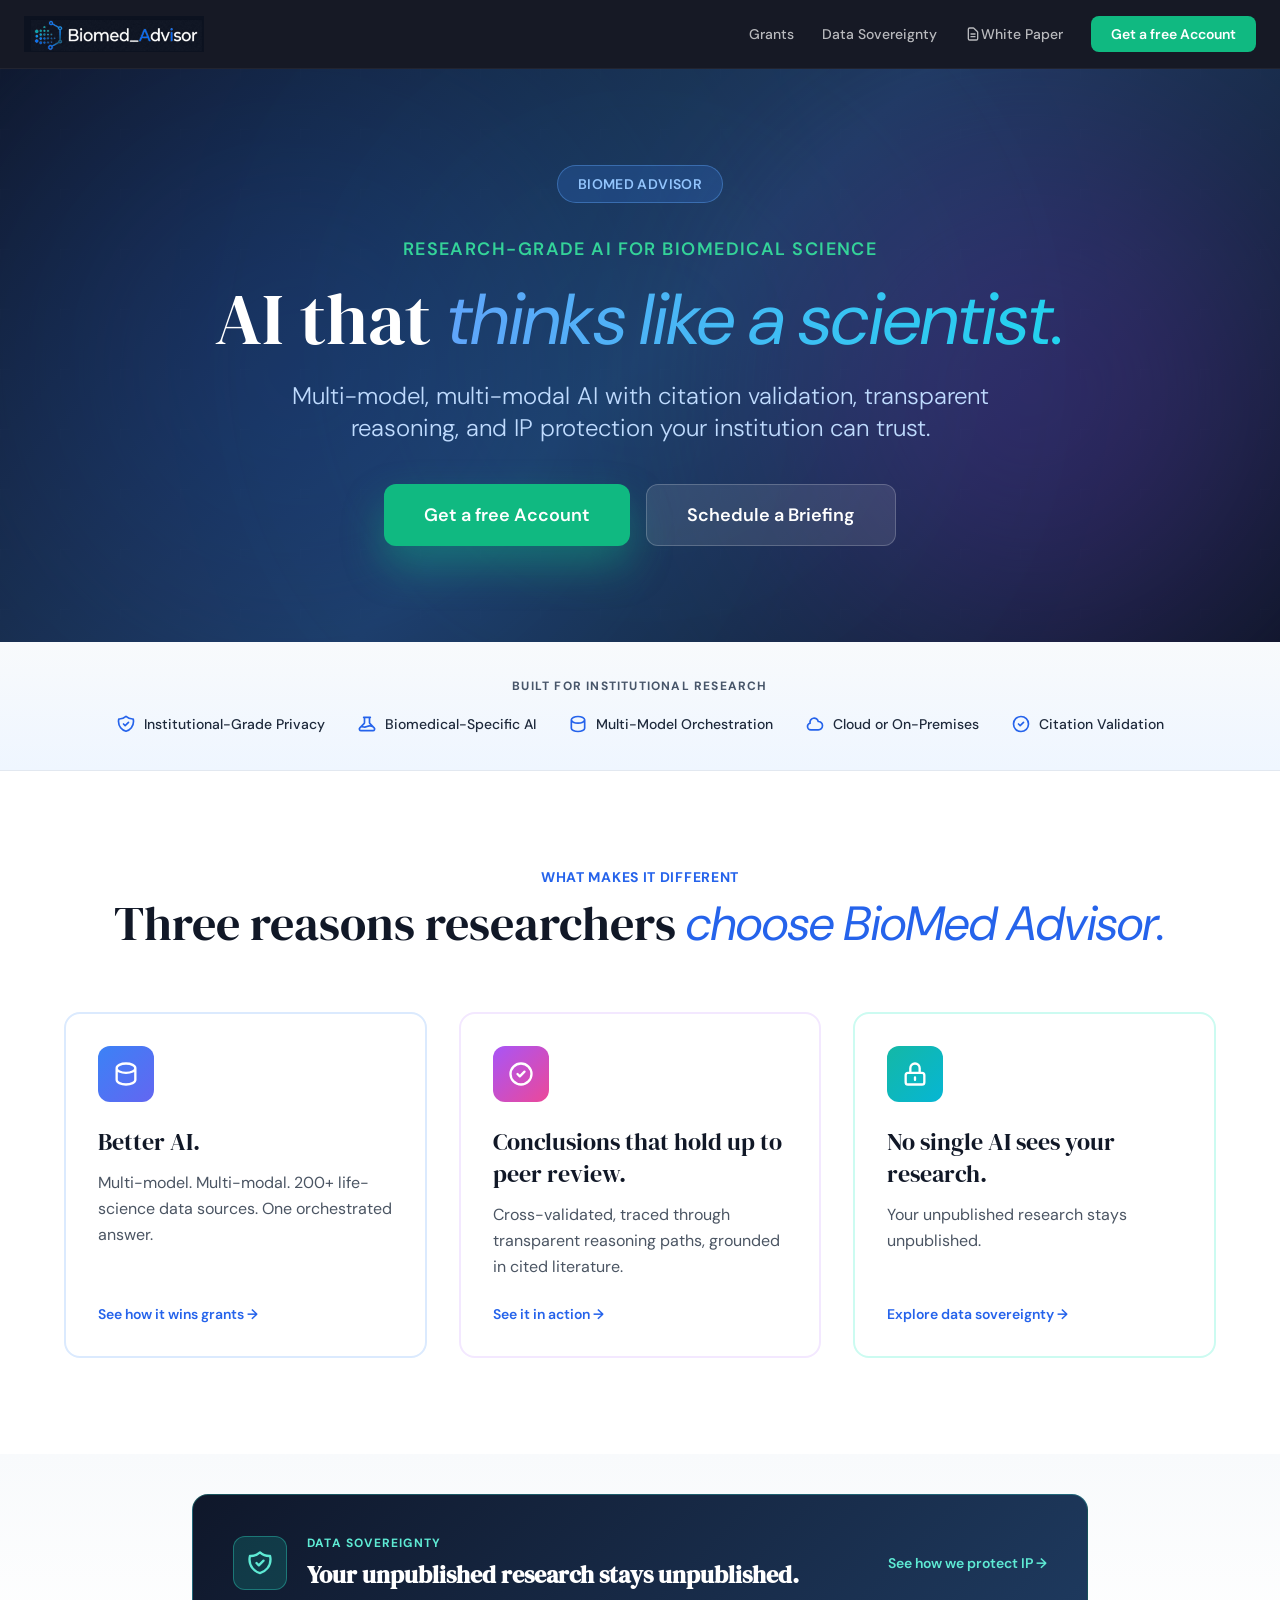
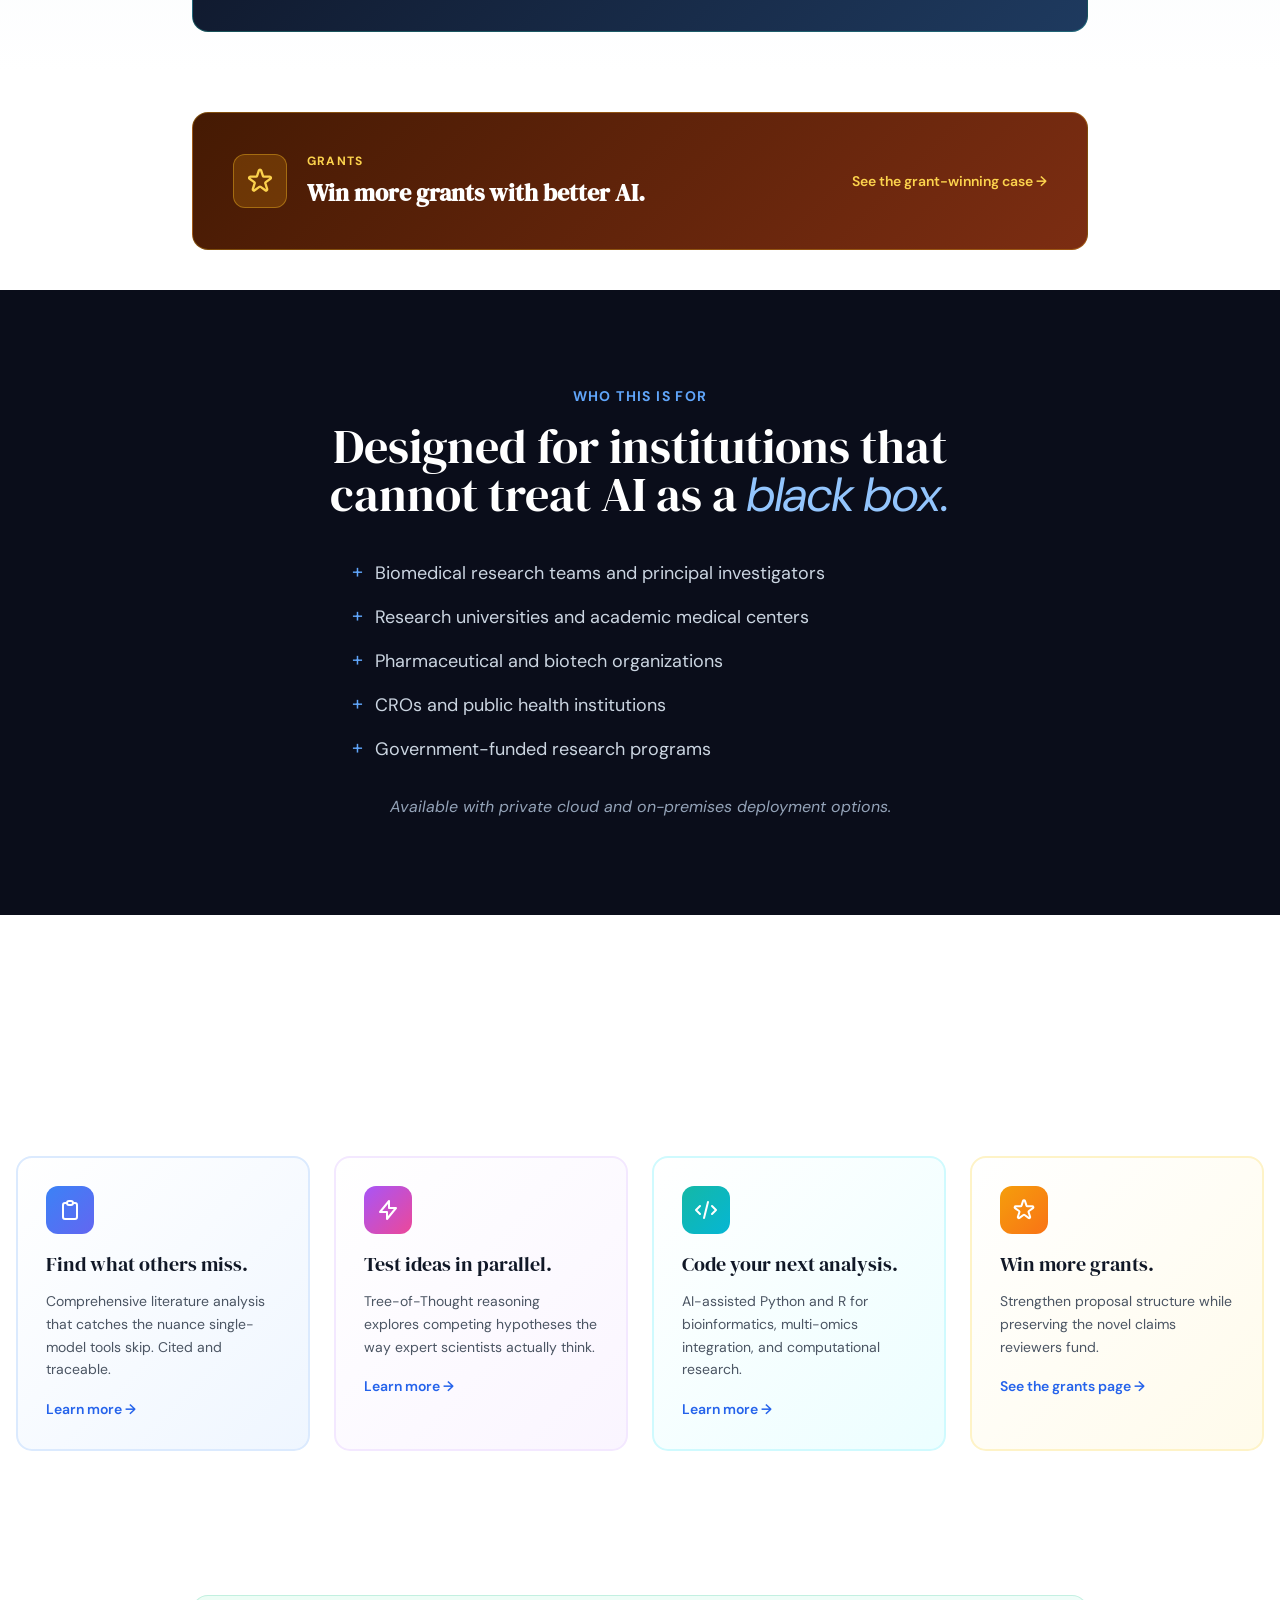
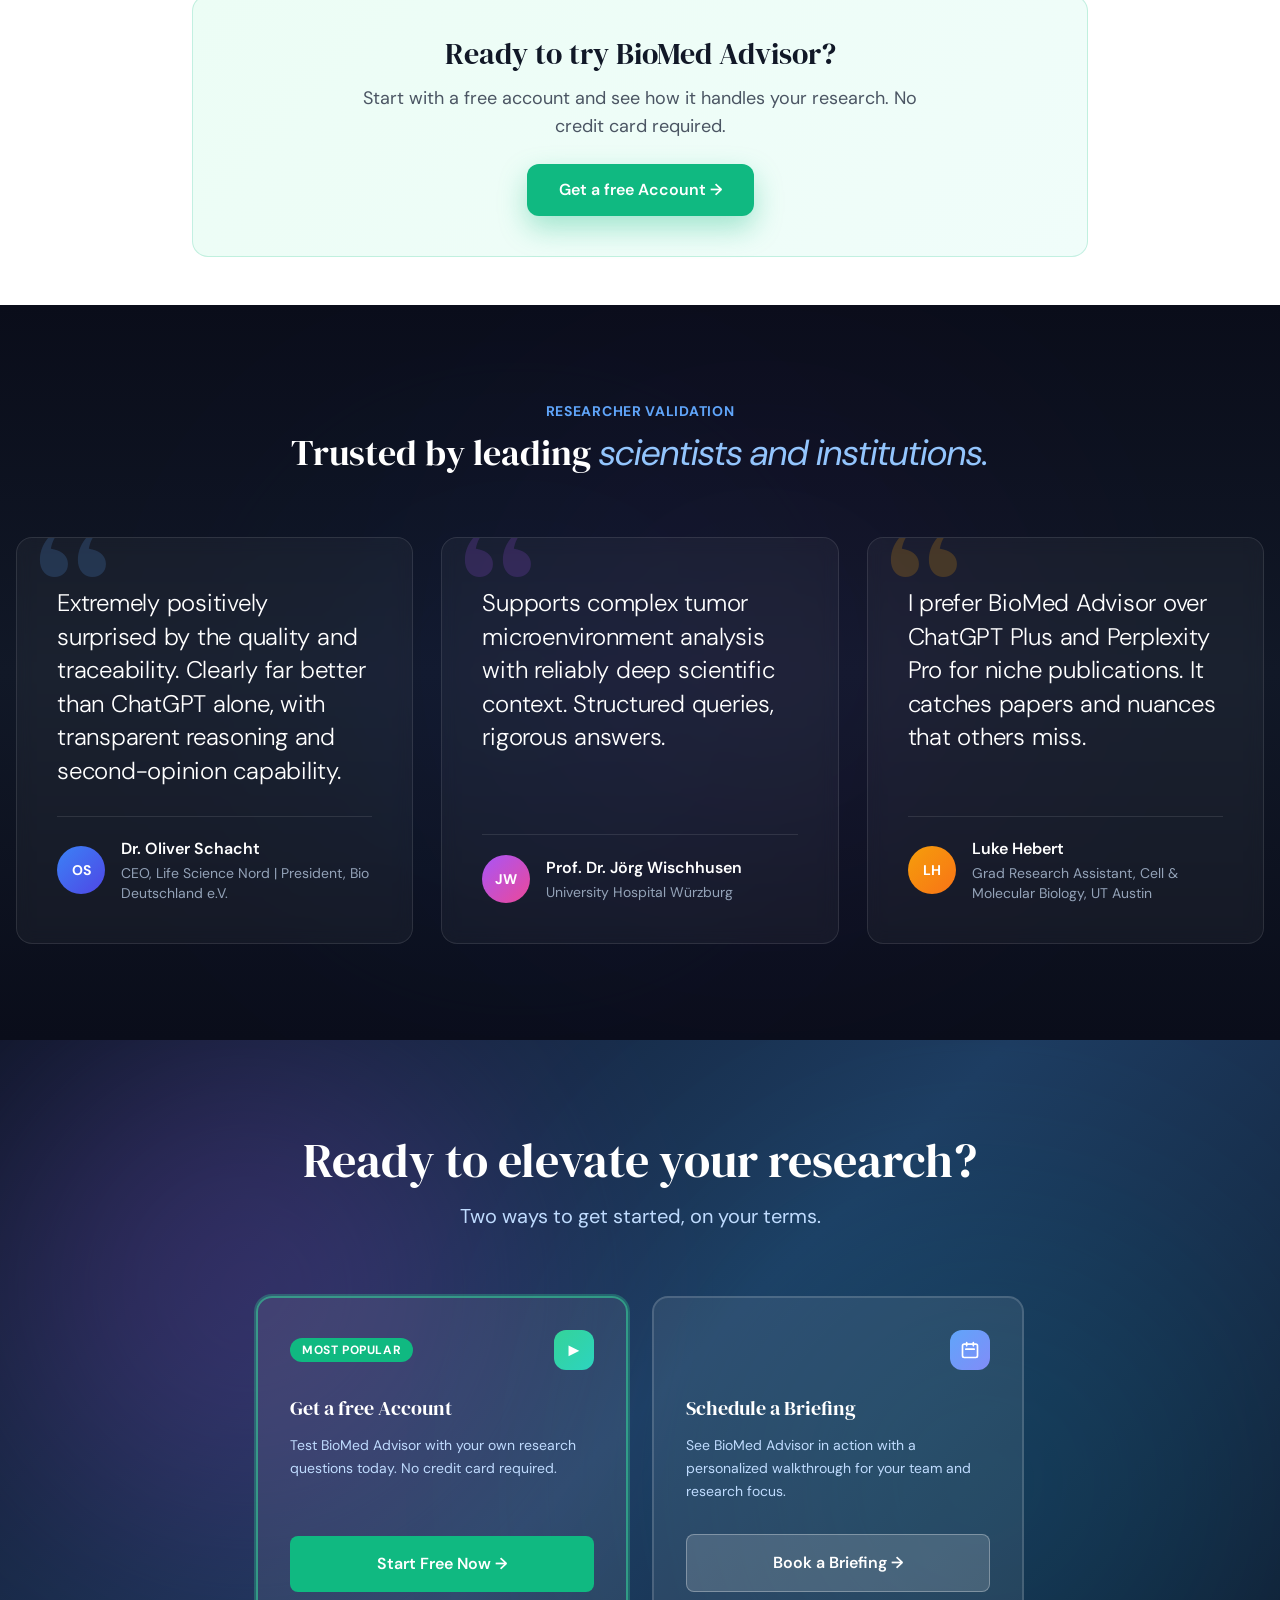
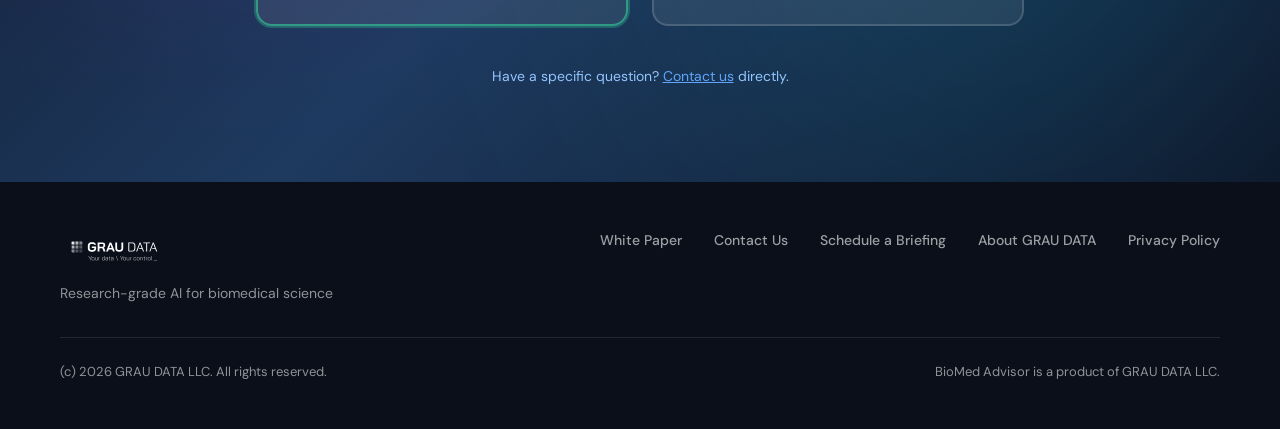
<file: index.html>
<!DOCTYPE html>
<html lang="en">
<head>
<meta charset="UTF-8"/>
<meta name="viewport" content="width=device-width,initial-scale=1.0"/>
<title>BioMed Advisor — AI that thinks like a scientist</title>
<meta name="description" content="Multi-model, multi-modal AI with citation validation, transparent reasoning, and IP protection your institution can trust. A product of GRAU DATA LLC."/>
<meta property="og:title" content="BioMed Advisor — AI that thinks like a scientist"/>
<meta property="og:description" content="Research-grade AI for biomedical science. Private. Verifiable. Data Sovereign."/>
<meta property="og:type" content="website"/>
<meta property="og:url" content="https://biomedadvisor.com"/>
<link rel="stylesheet" href="/styles.css"/>
<link rel="preconnect" href="https://fonts.googleapis.com"/>
<link rel="preconnect" href="https://fonts.gstatic.com" crossorigin/>
<link href="https://fonts.googleapis.com/css2?family=DM+Sans:ital,wght@0,300;0,400;0,500;0,600;0,700;1,400&family=DM+Serif+Display:ital@0;1&display=swap" rel="stylesheet"/>
<style>
*{font-family:'DM Sans',sans-serif;box-sizing:border-box;margin:0;padding:0;}
h1,h2,h3{font-family:'DM Serif Display',serif;font-weight:400;}
body{overflow-x:hidden;background:white;}
.reveal{opacity:1;transform:translateY(0);transition:opacity 0.7s ease,transform 0.7s ease;}
.reveal.animate{opacity:0;transform:translateY(40px);}
.reveal.animate.visible{opacity:1;transform:translateY(0);}
.delay-1{transition-delay:.1s;}.delay-2{transition-delay:.2s;}.delay-3{transition-delay:.3s;}.delay-4{transition-delay:.4s;}
@keyframes glowPulse{0%,100%{opacity:.2}50%{opacity:.4}}
.glow-pulse{animation:glowPulse 4s ease-in-out infinite;}
.glow-pulse-delayed{animation:glowPulse 4s ease-in-out infinite 1s;}
.feature-card{transition:transform 0.3s ease,box-shadow 0.3s ease,border-color 0.3s ease;}
.feature-card:hover{transform:translateY(-4px);box-shadow:0 25px 50px -12px rgba(0,0,0,0.12);}
.uc-card{transition:transform 0.2s ease,box-shadow 0.2s ease;}
.uc-card:hover{transform:translateY(-4px);box-shadow:0 12px 32px rgba(0,0,0,0.08);}
.testimonial-card{transition:box-shadow 0.3s ease;}
.testimonial-card:hover{box-shadow:0 20px 40px -8px rgba(0,0,0,0.1);}
.grid-bg{background-image:url("data:image/svg+xml,%3Csvg width='60' height='60' xmlns='http://www.w3.org/2000/svg'%3E%3Cdefs%3E%3Cpattern id='grid' width='60' height='60' patternUnits='userSpaceOnUse'%3E%3Cpath d='M 10 0 L 0 0 0 10' fill='none' stroke='white' stroke-width='0.5' opacity='0.1'/%3E%3C/pattern%3E%3C/defs%3E%3Crect width='100%25' height='100%25' fill='url(%23grid)'/%3E%3C/svg%3E");}
.nav-link{transition:color 0.15s;}
.nav-link:hover{color:#fff;}
.mobile-menu{display:none;}
.mobile-menu.open{display:flex;}
@media(max-width:767px){
  .desktop-nav{display:none;}
  .mobile-toggle{display:flex;}
}
@media(min-width:768px){
  .mobile-toggle{display:none;}
}
</style>
</head>
<body>

<!-- NAV -->
<nav id="bma-nav" class="sticky top-0 z-50 backdrop-blur-md border-b border-white/5 transition-shadow duration-200" style="background:rgba(10,13,26,0.95);">
  <div class="max-w-7xl mx-auto px-6 py-4 flex items-center justify-between gap-6">
    <a href="/" class="flex items-center no-underline">
      <img src="/assets/bma-logo.png" alt="BioMed Advisor" style="height:36px;width:auto;display:block;"/>
    </a>

    <!-- Desktop nav -->
    <div class="desktop-nav hidden md:flex items-center gap-7">
      <a href="/grants" class="nav-link text-sm font-medium text-white/70 no-underline">Grants</a>
      <a href="/data-sovereignty" class="nav-link text-sm font-medium text-white/70 no-underline">Data Sovereignty</a>
      <button onclick="openWhitepaperModal()" class="nav-link text-sm font-medium text-white/70 inline-flex items-center gap-1.5" style="background:none;border:none;cursor:pointer;padding:0;">
        <svg class="w-4 h-4" fill="none" viewBox="0 0 24 24" stroke="currentColor" style="display:inline-block;"><path stroke-linecap="round" stroke-linejoin="round" stroke-width="2" d="M9 12h6m-6 4h6m2 5H7a2 2 0 01-2-2V5a2 2 0 012-2h5.586a1 1 0 01.707.293l5.414 5.414a1 1 0 01.293.707V19a2 2 0 01-2 2z"/></svg>
        White Paper
      </button>
      <button onclick="openAccountModal()" class="text-sm font-semibold text-white px-5 py-2 rounded-lg" style="background:#10b981;border:none;cursor:pointer;">Get a free Account</button>
    </div>

    <!-- Mobile toggle -->
    <button class="mobile-toggle md:hidden text-white" onclick="toggleMobileMenu()" aria-label="Toggle menu">
      <svg class="w-6 h-6" fill="none" viewBox="0 0 24 24" stroke="currentColor"><path stroke-linecap="round" stroke-linejoin="round" stroke-width="2" d="M4 6h16M4 12h16M4 18h16"/></svg>
    </button>
  </div>

  <!-- Mobile menu -->
  <div id="mobile-menu" class="mobile-menu md:hidden flex-col gap-1 px-6 pb-4" style="background:rgba(10,13,26,0.98);">
    <a href="/grants" class="text-base font-medium text-white/80 py-3 no-underline border-b border-white/5">Grants</a>
    <a href="/data-sovereignty" class="text-base font-medium text-white/80 py-3 no-underline border-b border-white/5">Data Sovereignty</a>
    <button onclick="openWhitepaperModal()" class="text-base font-medium text-white/80 py-3 border-b border-white/5 text-left" style="background:none;border-left:none;border-right:none;border-top:none;cursor:pointer;">White Paper</button>
    <button onclick="openAccountModal()" class="mt-3 text-sm font-semibold text-white px-5 py-3 rounded-lg" style="background:#10b981;border:none;cursor:pointer;">Get a free Account</button>
  </div>
</nav>

<!-- HERO -->
<section class="relative flex items-center px-4 py-24 overflow-hidden" style="background:linear-gradient(135deg,#0f172a,#1e3a5f,#0f172a);">
  <div class="absolute inset-0 pointer-events-none">
    <div class="absolute top-0 left-0 w-[600px] h-[600px] bg-blue-600 rounded-full glow-pulse" style="filter:blur(140px);opacity:0.2;"></div>
    <div class="absolute bottom-0 right-0 w-[500px] h-[500px] bg-purple-600 rounded-full glow-pulse-delayed" style="filter:blur(120px);opacity:0.2;"></div>
    <div class="absolute top-1/2 left-1/2 -translate-x-1/2 -translate-y-1/2 w-[400px] h-[400px] bg-cyan-500 rounded-full" style="filter:blur(160px);opacity:0.1;"></div>
  </div>
  <div class="absolute inset-0 grid-bg opacity-20"></div>
  <div class="max-w-6xl mx-auto relative z-10 text-center w-full">
    <div class="reveal inline-flex items-center gap-2 rounded-full px-5 py-2 mb-8" style="background:rgba(59,130,246,0.2);border:1px solid rgba(96,165,250,0.4);">
      <span class="text-blue-300 text-sm font-semibold tracking-wide uppercase">BioMed Advisor</span>
    </div>
    <p class="reveal delay-1 text-base md:text-lg text-emerald-400 font-semibold tracking-wider uppercase mb-5" style="letter-spacing:0.08em;">Research-Grade AI for Biomedical Science</p>
    <h1 class="reveal delay-1 text-5xl md:text-7xl text-white mb-6 leading-tight">
      AI that <span class="italic" style="background:linear-gradient(90deg,#60a5fa,#22d3ee);-webkit-background-clip:text;-webkit-text-fill-color:transparent;">thinks like a scientist.</span>
    </h1>
    <p class="reveal delay-2 text-xl md:text-2xl text-blue-200 max-w-3xl mx-auto mb-10 leading-relaxed font-light">
      Multi-model, multi-modal AI with citation validation, transparent reasoning, and IP protection your institution can trust.
    </p>
    <div class="reveal delay-3 flex flex-col sm:flex-row gap-4 justify-center">
      <button onclick="openAccountModal()" class="inline-flex items-center justify-center gap-2 text-white font-semibold text-lg px-10 py-4 rounded-xl" style="background:#10b981;box-shadow:0 20px 40px rgba(16,185,129,0.4);border:none;cursor:pointer;">
        Get a free Account
      </button>
      <a href="https://tidycal.com/graudata/30-minute-meeting-1dleel9" target="_blank" rel="noopener" class="inline-flex items-center justify-center gap-2 text-white font-semibold text-lg px-10 py-4 rounded-xl no-underline" style="background:rgba(255,255,255,0.1);border:1px solid rgba(255,255,255,0.2);">
        Schedule a Briefing
      </a>
    </div>
  </div>
</section>

<!-- TRUST BAR -->
<section class="py-9 px-6" style="background:linear-gradient(180deg,#f8fafc 0%,#eff6ff 100%);border-bottom:1px solid #e2e8f0;">
  <div class="max-w-7xl mx-auto">
    <p class="reveal text-center text-xs font-bold tracking-widest uppercase text-slate-600 mb-5">Built for Institutional Research</p>
    <div class="reveal flex flex-wrap justify-center gap-x-8 gap-y-3 text-sm font-medium text-slate-800">
      <div class="flex items-center gap-2"><svg class="w-5 h-5 text-blue-600" fill="none" viewBox="0 0 24 24" stroke="currentColor"><path stroke-linecap="round" stroke-linejoin="round" stroke-width="2" d="M9 12l2 2 4-4m5.618-4.016A11.955 11.955 0 0112 2.944a11.955 11.955 0 01-8.618 3.04A12.02 12.02 0 003 9c0 5.591 3.824 10.29 9 11.622 5.176-1.332 9-6.03 9-11.622 0-1.042-.133-2.052-.382-3.016z"/></svg><span>Institutional-Grade Privacy</span></div>
      <div class="flex items-center gap-2"><svg class="w-5 h-5 text-blue-600" fill="none" viewBox="0 0 24 24" stroke="currentColor"><path stroke-linecap="round" stroke-linejoin="round" stroke-width="2" d="M19.428 15.428a2 2 0 00-1.022-.547l-2.387-.477a6 6 0 00-3.86.517l-.318.158a6 6 0 01-3.86.517L6.05 15.21a2 2 0 00-1.806.547M8 4h8l-1 1v5.172a2 2 0 00.586 1.414l5 5c1.26 1.26.367 3.414-1.415 3.414H4.828c-1.782 0-2.674-2.154-1.414-3.414l5-5A2 2 0 009 10.172V5L8 4z"/></svg><span>Biomedical-Specific AI</span></div>
      <div class="flex items-center gap-2"><svg class="w-5 h-5 text-blue-600" fill="none" viewBox="0 0 24 24" stroke="currentColor"><path stroke-linecap="round" stroke-linejoin="round" stroke-width="2" d="M4 7v10c0 2.21 3.582 4 8 4s8-1.79 8-4V7M4 7c0 2.21 3.582 4 8 4s8-1.79 8-4M4 7c0-2.21 3.582-4 8-4s8 1.79 8 4"/></svg><span>Multi-Model Orchestration</span></div>
      <div class="flex items-center gap-2"><svg class="w-5 h-5 text-blue-600" fill="none" viewBox="0 0 24 24" stroke="currentColor"><path stroke-linecap="round" stroke-linejoin="round" stroke-width="2" d="M3 15a4 4 0 004 4h9a5 5 0 10-.1-9.999 5.002 5.002 0 10-9.78 2.096A4.001 4.001 0 003 15z"/></svg><span>Cloud or On-Premises</span></div>
      <div class="flex items-center gap-2"><svg class="w-5 h-5 text-blue-600" fill="none" viewBox="0 0 24 24" stroke="currentColor"><path stroke-linecap="round" stroke-linejoin="round" stroke-width="2" d="M9 12l2 2 4-4m6 2a9 9 0 11-18 0 9 9 0 0118 0z"/></svg><span>Citation Validation</span></div>
    </div>
  </div>
</section>

<!-- THREE FEATURE HOOKS -->
<section class="py-24 px-4 bg-white">
  <div class="max-w-6xl mx-auto">
    <div class="reveal text-center mb-16">
      <p class="text-sm font-bold tracking-wider uppercase text-blue-600 mb-3">What Makes It Different</p>
      <h2 class="text-4xl md:text-5xl text-gray-900 mb-4">Three reasons researchers <span class="italic text-blue-600">choose BioMed Advisor.</span></h2>
    </div>
    <div class="grid md:grid-cols-3 gap-8">
      <a href="/grants" class="feature-card no-underline">
        <div class="bg-white border-2 border-blue-100 rounded-2xl p-8 h-full flex flex-col">
          <div class="w-14 h-14 rounded-xl flex items-center justify-center mb-6" style="background:linear-gradient(135deg,#3b82f6,#6366f1);">
            <svg class="w-7 h-7 text-white" fill="none" viewBox="0 0 24 24" stroke="currentColor"><path stroke-linecap="round" stroke-linejoin="round" stroke-width="2" d="M4 7v10c0 2.21 3.582 4 8 4s8-1.79 8-4V7M4 7c0 2.21 3.582 4 8 4s8-1.79 8-4M4 7c0-2.21 3.582-4 8-4s8 1.79 8 4"/></svg>
          </div>
          <h3 class="text-2xl text-gray-900 mb-3">Better AI.</h3>
          <p class="text-gray-600 leading-relaxed flex-grow mb-6">Multi-model. Multi-modal. 200+ life-science data sources. One orchestrated answer.</p>
          <span class="text-blue-600 font-semibold text-sm">See how it wins grants &rarr;</span>
        </div>
      </a>
      <a href="/grants" class="feature-card no-underline">
        <div class="bg-white border-2 border-purple-100 rounded-2xl p-8 h-full flex flex-col">
          <div class="w-14 h-14 rounded-xl flex items-center justify-center mb-6" style="background:linear-gradient(135deg,#a855f7,#ec4899);">
            <svg class="w-7 h-7 text-white" fill="none" viewBox="0 0 24 24" stroke="currentColor"><path stroke-linecap="round" stroke-linejoin="round" stroke-width="2" d="M9 12l2 2 4-4m6 2a9 9 0 11-18 0 9 9 0 0118 0z"/></svg>
          </div>
          <h3 class="text-2xl text-gray-900 mb-3">Conclusions that hold up to peer review.</h3>
          <p class="text-gray-600 leading-relaxed flex-grow mb-6">Cross-validated, traced through transparent reasoning paths, grounded in cited literature.</p>
          <span class="text-blue-600 font-semibold text-sm">See it in action &rarr;</span>
        </div>
      </a>
      <a href="/data-sovereignty" class="feature-card no-underline">
        <div class="bg-white border-2 border-teal-100 rounded-2xl p-8 h-full flex flex-col">
          <div class="w-14 h-14 rounded-xl flex items-center justify-center mb-6" style="background:linear-gradient(135deg,#14b8a6,#06b6d4);">
            <svg class="w-7 h-7 text-white" fill="none" viewBox="0 0 24 24" stroke="currentColor"><path stroke-linecap="round" stroke-linejoin="round" stroke-width="2" d="M12 15v2m-6 4h12a2 2 0 002-2v-6a2 2 0 00-2-2H6a2 2 0 00-2 2v6a2 2 0 002 2zm10-10V7a4 4 0 00-8 0v4h8z"/></svg>
          </div>
          <h3 class="text-2xl text-gray-900 mb-3">No single AI sees your research.</h3>
          <p class="text-gray-600 leading-relaxed flex-grow mb-6">Your unpublished research stays unpublished.</p>
          <span class="text-blue-600 font-semibold text-sm">Explore data sovereignty &rarr;</span>
        </div>
      </a>
    </div>
  </div>
</section>

<!-- DATA SOVEREIGNTY TEASER (slim banner) -->
<section class="py-10 px-4 bg-gradient-to-b from-slate-50 to-white">
  <div class="max-w-4xl mx-auto">
    <a href="/data-sovereignty" class="reveal block no-underline group">
      <div class="rounded-2xl p-8 md:p-10 transition-all duration-200 hover:shadow-2xl" style="background:linear-gradient(135deg,#0f172a,#1e3a5f);border:1px solid rgba(45,212,191,0.3);">
        <div class="flex items-center justify-between gap-6 flex-wrap">
          <div class="flex items-center gap-5">
            <div class="bg-teal-500/20 border border-teal-400/40 p-3 rounded-xl flex-shrink-0">
              <svg class="w-7 h-7 text-teal-300" fill="none" viewBox="0 0 24 24" stroke="currentColor"><path stroke-linecap="round" stroke-linejoin="round" stroke-width="2" d="M9 12l2 2 4-4m5.618-4.016A11.955 11.955 0 0112 2.944a11.955 11.955 0 01-8.618 3.04A12.02 12.02 0 003 9c0 5.591 3.824 10.29 9 11.622 5.176-1.332 9-6.03 9-11.622 0-1.042-.133-2.052-.382-3.016z"/></svg>
            </div>
            <div>
              <p class="text-xs font-bold tracking-widest uppercase text-teal-300 mb-2">Data Sovereignty</p>
              <h3 class="text-xl md:text-2xl font-semibold text-white leading-tight">Your unpublished research stays unpublished.</h3>
            </div>
          </div>
          <span class="text-teal-300 font-semibold text-sm flex items-center gap-2 group-hover:gap-3 transition-all">See how we protect IP &rarr;</span>
        </div>
      </div>
    </a>
  </div>
</section>

<!-- GRANTS TEASER (slim banner — mirrors Data Sovereignty) -->
<section class="py-10 px-4 bg-white">
  <div class="max-w-4xl mx-auto">
    <a href="/grants" class="reveal block no-underline group">
      <div class="rounded-2xl p-8 md:p-10 transition-all duration-200 hover:shadow-2xl" style="background:linear-gradient(135deg,#451a03,#7c2d12);border:1px solid rgba(251,191,36,0.3);">
        <div class="flex items-center justify-between gap-6 flex-wrap">
          <div class="flex items-center gap-5">
            <div class="bg-amber-500/20 border border-amber-400/40 p-3 rounded-xl flex-shrink-0">
              <svg class="w-7 h-7 text-amber-300" fill="none" viewBox="0 0 24 24" stroke="currentColor"><path stroke-linecap="round" stroke-linejoin="round" stroke-width="2" d="M11.049 2.927c.3-.921 1.603-.921 1.902 0l1.519 4.674a1 1 0 00.95.69h4.915c.969 0 1.371 1.24.588 1.81l-3.976 2.888a1 1 0 00-.363 1.118l1.518 4.674c.3.922-.755 1.688-1.538 1.118l-3.976-2.888a1 1 0 00-1.176 0l-3.976 2.888c-.783.57-1.838-.197-1.538-1.118l1.518-4.674a1 1 0 00-.363-1.118l-3.976-2.888c-.784-.57-.38-1.81.588-1.81h4.914a1 1 0 00.951-.69l1.519-4.674z"/></svg>
            </div>
            <div>
              <p class="text-xs font-bold tracking-widest uppercase text-amber-300 mb-2">Grants</p>
              <h3 class="text-xl md:text-2xl font-semibold text-white leading-tight">Win more grants with better AI.</h3>
            </div>
          </div>
          <span class="text-amber-300 font-semibold text-sm flex items-center gap-2 group-hover:gap-3 transition-all">See the grant-winning case &rarr;</span>
        </div>
      </div>
    </a>
  </div>
</section>

<!-- WHO IT'S FOR -->
<section class="py-24 px-4" style="background:#0a0d1a;color:#fff;">
  <div class="max-w-3xl mx-auto text-center">
    <p class="reveal text-sm font-bold tracking-widest uppercase text-blue-400 mb-4">Who This Is For</p>
    <h2 class="reveal text-4xl md:text-5xl text-white mb-10">Designed for institutions that cannot treat AI as a <span class="italic text-blue-300">black box.</span></h2>
    <ul class="reveal text-left max-w-xl mx-auto space-y-4 mb-8">
      <li class="flex items-start gap-3"><span class="text-blue-400 text-xl flex-shrink-0 leading-tight">+</span><span class="text-lg text-slate-300">Biomedical research teams and principal investigators</span></li>
      <li class="flex items-start gap-3"><span class="text-blue-400 text-xl flex-shrink-0 leading-tight">+</span><span class="text-lg text-slate-300">Research universities and academic medical centers</span></li>
      <li class="flex items-start gap-3"><span class="text-blue-400 text-xl flex-shrink-0 leading-tight">+</span><span class="text-lg text-slate-300">Pharmaceutical and biotech organizations</span></li>
      <li class="flex items-start gap-3"><span class="text-blue-400 text-xl flex-shrink-0 leading-tight">+</span><span class="text-lg text-slate-300">CROs and public health institutions</span></li>
      <li class="flex items-start gap-3"><span class="text-blue-400 text-xl flex-shrink-0 leading-tight">+</span><span class="text-lg text-slate-300">Government-funded research programs</span></li>
    </ul>
    <p class="reveal text-base text-slate-400 italic">Available with private cloud and on-premises deployment options.</p>
  </div>
</section>

<!-- USE CASES (4 entry-points) -->
<section class="py-24 px-4 bg-white">
  <div class="max-w-7xl mx-auto">
    <div class="reveal text-center mb-16">
      <p class="text-sm font-bold tracking-wider uppercase text-purple-600 mb-3">Where Researchers Use It</p>
      <h2 class="text-4xl md:text-5xl text-gray-900">How researchers <span class="italic text-blue-600">actually use it.</span></h2>
    </div>
    <div class="grid md:grid-cols-2 lg:grid-cols-4 gap-6">
      <a href="/grants" class="uc-card no-underline">
        <div class="bg-gradient-to-br from-white to-blue-50 border-2 border-blue-100 rounded-2xl p-7 h-full">
          <div class="w-12 h-12 rounded-xl flex items-center justify-center mb-4" style="background:linear-gradient(135deg,#3b82f6,#6366f1);">
            <svg class="w-6 h-6 text-white" fill="none" viewBox="0 0 24 24" stroke="currentColor"><path stroke-linecap="round" stroke-linejoin="round" stroke-width="2" d="M9 5H7a2 2 0 00-2 2v12a2 2 0 002 2h10a2 2 0 002-2V7a2 2 0 00-2-2h-2M9 5a2 2 0 002 2h2a2 2 0 002-2M9 5a2 2 0 012-2h2a2 2 0 012 2"/></svg>
          </div>
          <h3 class="text-xl text-gray-900 mb-3">Find what others miss.</h3>
          <p class="text-sm text-gray-600 leading-relaxed mb-4">Comprehensive literature analysis that catches the nuance single-model tools skip. Cited and traceable.</p>
          <span class="text-blue-600 font-semibold text-sm">Learn more &rarr;</span>
        </div>
      </a>
      <a href="/grants" class="uc-card no-underline">
        <div class="bg-gradient-to-br from-white to-purple-50 border-2 border-purple-100 rounded-2xl p-7 h-full">
          <div class="w-12 h-12 rounded-xl flex items-center justify-center mb-4" style="background:linear-gradient(135deg,#a855f7,#ec4899);">
            <svg class="w-6 h-6 text-white" fill="none" viewBox="0 0 24 24" stroke="currentColor"><path stroke-linecap="round" stroke-linejoin="round" stroke-width="2" d="M13 10V3L4 14h7v7l9-11h-7z"/></svg>
          </div>
          <h3 class="text-xl text-gray-900 mb-3">Test ideas in parallel.</h3>
          <p class="text-sm text-gray-600 leading-relaxed mb-4">Tree-of-Thought reasoning explores competing hypotheses the way expert scientists actually think.</p>
          <span class="text-blue-600 font-semibold text-sm">Learn more &rarr;</span>
        </div>
      </a>
      <a href="/grants" class="uc-card no-underline">
        <div class="bg-gradient-to-br from-white to-cyan-50 border-2 border-cyan-100 rounded-2xl p-7 h-full">
          <div class="w-12 h-12 rounded-xl flex items-center justify-center mb-4" style="background:linear-gradient(135deg,#14b8a6,#06b6d4);">
            <svg class="w-6 h-6 text-white" fill="none" viewBox="0 0 24 24" stroke="currentColor"><path stroke-linecap="round" stroke-linejoin="round" stroke-width="2" d="M10 20l4-16m4 4l4 4-4 4M6 16l-4-4 4-4"/></svg>
          </div>
          <h3 class="text-xl text-gray-900 mb-3">Code your next analysis.</h3>
          <p class="text-sm text-gray-600 leading-relaxed mb-4">AI-assisted Python and R for bioinformatics, multi-omics integration, and computational research.</p>
          <span class="text-blue-600 font-semibold text-sm">Learn more &rarr;</span>
        </div>
      </a>
      <a href="/grants" class="uc-card no-underline">
        <div class="bg-gradient-to-br from-white to-amber-50 border-2 border-amber-100 rounded-2xl p-7 h-full">
          <div class="w-12 h-12 rounded-xl flex items-center justify-center mb-4" style="background:linear-gradient(135deg,#f59e0b,#f97316);">
            <svg class="w-6 h-6 text-white" fill="none" viewBox="0 0 24 24" stroke="currentColor"><path stroke-linecap="round" stroke-linejoin="round" stroke-width="2" d="M11.049 2.927c.3-.921 1.603-.921 1.902 0l1.519 4.674a1 1 0 00.95.69h4.915c.969 0 1.371 1.24.588 1.81l-3.976 2.888a1 1 0 00-.363 1.118l1.518 4.674c.3.922-.755 1.688-1.538 1.118l-3.976-2.888a1 1 0 00-1.176 0l-3.976 2.888c-.783.57-1.838-.197-1.538-1.118l1.518-4.674a1 1 0 00-.363-1.118l-3.976-2.888c-.784-.57-.38-1.81.588-1.81h4.914a1 1 0 00.951-.69l1.519-4.674z"/></svg>
          </div>
          <h3 class="text-xl text-gray-900 mb-3">Win more grants.</h3>
          <p class="text-sm text-gray-600 leading-relaxed mb-4">Strengthen proposal structure while preserving the novel claims reviewers fund.</p>
          <span class="text-blue-600 font-semibold text-sm">See the grants page &rarr;</span>
        </div>
      </a>
    </div>
  </div>
</section>

<!-- MID-PAGE CTA BANNER -->
<section class="py-12 px-4 bg-white">
  <div class="max-w-4xl mx-auto">
    <div class="reveal rounded-2xl p-8 md:p-10 text-center" style="background:linear-gradient(135deg,#ecfdf5,#f0fdfa);border:1px solid rgba(16,185,129,0.2);">
      <h3 class="text-2xl md:text-3xl text-gray-900 mb-3" style="font-family:'DM Serif Display',serif;font-weight:400;">Ready to try BioMed Advisor?</h3>
      <p class="text-base md:text-lg text-gray-600 mb-6 max-w-xl mx-auto">Start with a free account and see how it handles your research. No credit card required.</p>
      <button onclick="openAccountModal()" class="inline-flex items-center justify-center gap-2 text-white font-semibold text-base px-8 py-3.5 rounded-xl" style="background:#10b981;box-shadow:0 12px 28px rgba(16,185,129,0.35);border:none;cursor:pointer;">
        Get a free Account &rarr;
      </button>
    </div>
  </div>
</section>

<!-- TESTIMONIALS -->
<section class="relative py-24 px-4 overflow-hidden" style="background:linear-gradient(180deg,#0a0d1a 0%,#111827 50%,#0a0d1a 100%);">
  <div class="absolute inset-0 pointer-events-none">
    <div class="absolute top-1/4 left-1/4 w-[400px] h-[400px] bg-blue-600 rounded-full" style="filter:blur(140px);opacity:0.08;"></div>
    <div class="absolute bottom-1/4 right-1/4 w-[400px] h-[400px] bg-purple-600 rounded-full" style="filter:blur(140px);opacity:0.08;"></div>
  </div>
  <div class="max-w-7xl mx-auto relative z-10">
    <div class="reveal text-center mb-16">
      <p class="text-sm font-bold tracking-wider uppercase text-blue-400 mb-3">Researcher Validation</p>
      <h2 class="text-3xl md:text-4xl text-white">Trusted by leading <span class="italic text-blue-300">scientists and institutions.</span></h2>
    </div>
    <div class="grid md:grid-cols-3 gap-7">
      <div class="testimonial-card relative rounded-2xl p-10 pt-12 flex flex-col overflow-hidden" style="background:rgba(255,255,255,0.04);border:1px solid rgba(255,255,255,0.1);backdrop-filter:blur(8px);">
        <div aria-hidden="true" class="absolute select-none pointer-events-none" style="top:-32px;left:18px;font-family:'DM Serif Display',serif;font-size:180px;line-height:1;color:rgba(96,165,250,0.18);">&ldquo;</div>
        <blockquote class="relative text-xl md:text-2xl text-white font-light mb-7 flex-grow" style="line-height:1.4;letter-spacing:-0.01em;">Extremely positively surprised by the quality and traceability. Clearly far better than ChatGPT alone, with transparent reasoning and second-opinion capability.</blockquote>
        <div class="relative flex items-center gap-4 pt-5" style="border-top:1px solid rgba(255,255,255,0.1);">
          <div class="w-12 h-12 rounded-full flex items-center justify-center shrink-0 text-white font-bold text-sm" style="background:linear-gradient(135deg,#3b82f6,#4f46e5);">OS</div>
          <div>
            <p class="font-semibold text-white text-base">Dr. Oliver Schacht</p>
            <p class="text-sm text-slate-400 mt-0.5">CEO, Life Science Nord | President, Bio Deutschland e.V.</p>
          </div>
        </div>
      </div>
      <div class="testimonial-card relative rounded-2xl p-10 pt-12 flex flex-col overflow-hidden" style="background:rgba(255,255,255,0.04);border:1px solid rgba(255,255,255,0.1);backdrop-filter:blur(8px);">
        <div aria-hidden="true" class="absolute select-none pointer-events-none" style="top:-32px;left:18px;font-family:'DM Serif Display',serif;font-size:180px;line-height:1;color:rgba(168,85,247,0.18);">&ldquo;</div>
        <blockquote class="relative text-xl md:text-2xl text-white font-light mb-7 flex-grow" style="line-height:1.4;letter-spacing:-0.01em;">Supports complex tumor microenvironment analysis with reliably deep scientific context. Structured queries, rigorous answers.</blockquote>
        <div class="relative flex items-center gap-4 pt-5" style="border-top:1px solid rgba(255,255,255,0.1);">
          <div class="w-12 h-12 rounded-full flex items-center justify-center shrink-0 text-white font-bold text-sm" style="background:linear-gradient(135deg,#a855f7,#ec4899);">JW</div>
          <div>
            <p class="font-semibold text-white text-base">Prof. Dr. J&ouml;rg Wischhusen</p>
            <p class="text-sm text-slate-400 mt-0.5">University Hospital W&uuml;rzburg</p>
          </div>
        </div>
      </div>
      <div class="testimonial-card relative rounded-2xl p-10 pt-12 flex flex-col overflow-hidden" style="background:rgba(255,255,255,0.04);border:1px solid rgba(255,255,255,0.1);backdrop-filter:blur(8px);">
        <div aria-hidden="true" class="absolute select-none pointer-events-none" style="top:-32px;left:18px;font-family:'DM Serif Display',serif;font-size:180px;line-height:1;color:rgba(245,158,11,0.20);">&ldquo;</div>
        <blockquote class="relative text-xl md:text-2xl text-white font-light mb-7 flex-grow" style="line-height:1.4;letter-spacing:-0.01em;">I prefer BioMed Advisor over ChatGPT Plus and Perplexity Pro for niche publications. It catches papers and nuances that others miss.</blockquote>
        <div class="relative flex items-center gap-4 pt-5" style="border-top:1px solid rgba(255,255,255,0.1);">
          <div class="w-12 h-12 rounded-full flex items-center justify-center shrink-0 text-white font-bold text-sm" style="background:linear-gradient(135deg,#f59e0b,#f97316);">LH</div>
          <div>
            <p class="font-semibold text-white text-base">Luke Hebert</p>
            <p class="text-sm text-slate-400 mt-0.5">Grad Research Assistant, Cell &amp; Molecular Biology, UT Austin</p>
          </div>
        </div>
      </div>
    </div>
  </div>
</section>

<!-- CLOSING CTA -->
<section class="relative py-24 px-4 overflow-hidden text-white" style="background:linear-gradient(135deg,#0f172a,#1e3a5f,#0f172a);">
  <div class="absolute inset-0 pointer-events-none">
    <div class="absolute top-0 left-0 w-[500px] h-[500px] bg-purple-500 rounded-full glow-pulse" style="filter:blur(120px);opacity:0.2;"></div>
    <div class="absolute bottom-0 right-0 w-[600px] h-[600px] bg-cyan-500 rounded-full glow-pulse-delayed" style="filter:blur(140px);opacity:0.15;"></div>
  </div>
  <div class="max-w-5xl mx-auto relative z-10">
    <div class="reveal text-center mb-16">
      <h2 class="text-4xl md:text-5xl mb-4 leading-tight">Ready to elevate your research?</h2>
      <p class="text-xl text-blue-200 max-w-3xl mx-auto leading-relaxed">Two ways to get started, on your terms.</p>
    </div>
    <div class="grid md:grid-cols-2 gap-6 mb-10 max-w-3xl mx-auto">
      <div class="reveal h-full flex flex-col rounded-2xl p-8" style="background:rgba(255,255,255,0.08);border:2px solid rgba(52,211,153,0.6);box-shadow:0 0 0 2px rgba(52,211,153,0.3);">
        <div class="flex items-center justify-between mb-6">
          <span class="bg-emerald-500 text-white text-xs font-bold uppercase tracking-wider px-3 py-1 rounded-full">Most Popular</span>
          <div class="w-10 h-10 rounded-xl flex items-center justify-center text-white text-lg" style="background:linear-gradient(135deg,#34d399,#2dd4bf);">&#9658;</div>
        </div>
        <h3 class="text-xl text-white mb-3">Get a free Account</h3>
        <p class="text-blue-200 text-sm leading-relaxed flex-1 mb-8">Test BioMed Advisor with your own research questions today. No credit card required.</p>
        <button onclick="openAccountModal()" class="w-full py-4 text-base font-semibold text-white rounded-lg" style="background:#10b981;border:none;cursor:pointer;">Start Free Now &rarr;</button>
      </div>
      <div class="reveal delay-1 h-full flex flex-col rounded-2xl p-8" style="background:rgba(255,255,255,0.08);border:2px solid rgba(255,255,255,0.15);">
        <div class="flex items-center justify-between mb-6">
          <span style="opacity:0;">.</span>
          <div class="w-10 h-10 rounded-xl flex items-center justify-center text-white" style="background:linear-gradient(135deg,#60a5fa,#818cf8);"><svg class="w-5 h-5" fill="none" viewBox="0 0 24 24" stroke="currentColor"><path stroke-linecap="round" stroke-linejoin="round" stroke-width="2" d="M8 7V3m8 4V3m-9 8h10M5 21h14a2 2 0 002-2V7a2 2 0 00-2-2H5a2 2 0 00-2 2v12a2 2 0 002 2z"/></svg></div>
        </div>
        <h3 class="text-xl text-white mb-3">Schedule a Briefing</h3>
        <p class="text-blue-200 text-sm leading-relaxed flex-1 mb-8">See BioMed Advisor in action with a personalized walkthrough for your team and research focus.</p>
        <a href="https://tidycal.com/graudata/30-minute-meeting-1dleel9" target="_blank" rel="noopener" class="w-full py-4 text-base font-semibold text-white rounded-lg flex items-center justify-center no-underline" style="background:rgba(255,255,255,0.15);border:1px solid rgba(255,255,255,0.3);">Book a Briefing &rarr;</a>
      </div>
    </div>
    <p class="reveal text-center text-blue-300 text-sm">Have a specific question? <a href="#" onclick="openContactModal();return false;" class="text-blue-400 hover:text-blue-300" style="text-decoration:underline;">Contact us</a> directly.</p>
  </div>
</section>

<!-- FOOTER -->
<footer style="background:#0a0f1a;color:rgba(255,255,255,0.55);padding:48px 40px;box-sizing:border-box;">
  <div style="max-width:1160px;margin:0 auto;">
    <div style="display:flex;justify-content:space-between;align-items:flex-start;flex-wrap:wrap;gap:24px;margin-bottom:32px;">
      <div>
        <img src="/assets/grau-logo-white.svg" alt="GRAU DATA" style="height:42px;width:auto;display:block;margin-bottom:10px;"/>
        <div style="font-size:14px;line-height:1.6;">Research-grade AI for biomedical science</div>
      </div>
      <div style="display:flex;gap:32px;flex-wrap:wrap;align-items:center;">
        <a href="#" onclick="openWhitepaperModal();return false;" style="color:rgba(255,255,255,0.6);text-decoration:none;font-size:14px;font-weight:500;cursor:pointer;">White Paper</a>
        <a href="#" onclick="openContactModal();return false;" style="color:rgba(255,255,255,0.6);text-decoration:none;font-size:14px;font-weight:500;cursor:pointer;">Contact Us</a>
        <a href="https://tidycal.com/graudata/30-minute-meeting-1dleel9" target="_blank" rel="noopener" style="color:rgba(255,255,255,0.6);text-decoration:none;font-size:14px;font-weight:500;">Schedule a Briefing</a>
        <a href="/about.html" style="color:rgba(255,255,255,0.6);text-decoration:none;font-size:14px;font-weight:500;">About GRAU DATA</a>
        <a href="/privacy.html" style="color:rgba(255,255,255,0.6);text-decoration:none;font-size:14px;font-weight:500;">Privacy Policy</a>
      </div>
    </div>
    <div style="border-top:1px solid rgba(255,255,255,0.1);padding-top:24px;display:flex;justify-content:space-between;flex-wrap:wrap;gap:12px;font-size:13px;">
      <span>(c) 2026 GRAU DATA LLC. All rights reserved.</span>
      <span>BioMed Advisor is a product of GRAU DATA LLC.</span>
    </div>
  </div>
</footer>

<!-- ACCOUNT MODAL -->
<div id="account-modal" style="display:none;position:fixed;inset:0;z-index:9999;align-items:center;justify-content:center;background:rgba(10,25,41,0.85);padding:20px;backdrop-filter:blur(4px);" onclick="if(event.target===this)closeAccountModal();">
  <div style="background:#fff;border-radius:16px;padding:44px 44px 36px;max-width:540px;width:100%;position:relative;box-shadow:0 24px 64px rgba(0,0,0,0.4);max-height:92vh;overflow-y:auto;">
    <button onclick="closeAccountModal()" style="position:absolute;top:16px;right:20px;background:none;border:none;font-size:24px;cursor:pointer;color:#999;line-height:1;padding:4px;" aria-label="Close">&times;</button>
    <div style="text-align:center;margin-bottom:28px;">
      <div style="width:56px;height:56px;background:linear-gradient(135deg,#10b981,#059669);border-radius:16px;display:flex;align-items:center;justify-content:center;margin:0 auto 16px;color:#fff;font-size:20px;font-weight:700;">BmA</div>
      <h3 style="font-family:'DM Serif Display',serif;font-size:26px;color:#0f172a;margin:0 0 8px;font-weight:400;">Get a free Account</h3>
      <p style="font-size:14px;color:#6b7280;margin:0;">Tell us about you. We&apos;ll get you started.</p>
    </div>
    <form id="account-form" action="https://formspree.io/f/xojronob" method="POST" style="display:flex;flex-direction:column;gap:14px;">
      <div style="display:grid;grid-template-columns:1fr 1fr;gap:12px;">
        <div>
          <label style="font-size:13px;font-weight:600;color:#374151;display:block;margin-bottom:6px;">First Name *</label>
          <input name="first_name" required placeholder="Jane" style="width:100%;padding:11px 14px;border:2px solid #e5e7eb;border-radius:10px;font-size:15px;outline:none;box-sizing:border-box;" onfocus="this.style.borderColor='#10b981'" onblur="this.style.borderColor='#e5e7eb'"/>
        </div>
        <div>
          <label style="font-size:13px;font-weight:600;color:#374151;display:block;margin-bottom:6px;">Last Name *</label>
          <input name="last_name" required placeholder="Smith" style="width:100%;padding:11px 14px;border:2px solid #e5e7eb;border-radius:10px;font-size:15px;outline:none;box-sizing:border-box;" onfocus="this.style.borderColor='#10b981'" onblur="this.style.borderColor='#e5e7eb'"/>
        </div>
      </div>
      <div>
        <label style="font-size:13px;font-weight:600;color:#374151;display:block;margin-bottom:6px;">Institution *</label>
        <input name="institution" required placeholder="University of..." style="width:100%;padding:11px 14px;border:2px solid #e5e7eb;border-radius:10px;font-size:15px;outline:none;box-sizing:border-box;" onfocus="this.style.borderColor='#10b981'" onblur="this.style.borderColor='#e5e7eb'"/>
      </div>
      <div>
        <label style="font-size:13px;font-weight:600;color:#374151;display:block;margin-bottom:6px;">Position / Title *</label>
        <input name="position" required placeholder="Principal Investigator, Researcher..." style="width:100%;padding:11px 14px;border:2px solid #e5e7eb;border-radius:10px;font-size:15px;outline:none;box-sizing:border-box;" onfocus="this.style.borderColor='#10b981'" onblur="this.style.borderColor='#e5e7eb'"/>
      </div>
      <div>
        <label style="font-size:13px;font-weight:600;color:#374151;display:block;margin-bottom:6px;">Email Address *</label>
        <input name="email" type="email" required placeholder="jane@university.edu" style="width:100%;padding:11px 14px;border:2px solid #e5e7eb;border-radius:10px;font-size:15px;outline:none;box-sizing:border-box;" onfocus="this.style.borderColor='#10b981'" onblur="this.style.borderColor='#e5e7eb'"/>
      </div>
      <div>
        <label style="font-size:13px;font-weight:600;color:#374151;display:block;margin-bottom:6px;">Phone *</label>
        <input name="phone" type="tel" required placeholder="+1 555 555 5555" style="width:100%;padding:11px 14px;border:2px solid #e5e7eb;border-radius:10px;font-size:15px;outline:none;box-sizing:border-box;" onfocus="this.style.borderColor='#10b981'" onblur="this.style.borderColor='#e5e7eb'"/>
      </div>
      <input type="hidden" name="source" value="home-account"/>
      <button type="submit" style="width:100%;padding:15px;background:linear-gradient(135deg,#10b981,#059669);color:white;font-size:16px;font-weight:600;border:none;border-radius:12px;cursor:pointer;box-shadow:0 8px 24px rgba(16,185,129,0.4);margin-top:4px;">Get Free Access</button>
      <p style="text-align:center;font-size:12px;color:#9ca3af;margin:4px 0 0;line-height:1.5;">By submitting, you accept to be contacted by GRAU DATA.</p>
    </form>
    <div id="account-success" style="display:none;text-align:center;padding:24px 0;">
      <div style="font-size:48px;margin-bottom:16px;">&#x1F389;</div>
      <h3 style="font-family:'DM Serif Display',serif;font-size:24px;color:#0f172a;margin:0 0 8px;font-weight:400;">You&apos;re in!</h3>
      <p style="color:#6b7280;font-size:15px;">A member of the GRAU DATA team will contact you shortly. Welcome to BioMed Advisor.</p>
    </div>
  </div>
</div>

<!-- CONTACT MODAL -->
<div id="contact-modal" style="display:none;position:fixed;inset:0;z-index:9999;align-items:center;justify-content:center;background:rgba(10,25,41,0.85);padding:20px;backdrop-filter:blur(4px);" onclick="if(event.target===this)closeContactModal();">
  <div style="background:#fff;border-radius:16px;padding:44px 44px 36px;max-width:540px;width:100%;position:relative;box-shadow:0 24px 64px rgba(0,0,0,0.4);max-height:92vh;overflow-y:auto;">
    <button onclick="closeContactModal()" style="position:absolute;top:16px;right:20px;background:none;border:none;font-size:24px;cursor:pointer;color:#999;line-height:1;padding:4px;" aria-label="Close">&times;</button>
    <div style="text-align:center;margin-bottom:28px;">
      <div style="width:56px;height:56px;background:linear-gradient(135deg,#3b82f6,#2563eb);border-radius:16px;display:flex;align-items:center;justify-content:center;margin:0 auto 16px;color:#fff;font-size:20px;font-weight:700;">BmA</div>
      <h3 style="font-family:'DM Serif Display',serif;font-size:26px;color:#0f172a;margin:0 0 8px;font-weight:400;">Contact Us</h3>
      <p style="font-size:14px;color:#6b7280;margin:0;">Send us a message and we&apos;ll respond promptly.</p>
    </div>
    <form id="contact-form" action="https://formspree.io/f/mojnopqw" method="POST" style="display:flex;flex-direction:column;gap:14px;">
      <div>
        <label style="font-size:13px;font-weight:600;color:#374151;display:block;margin-bottom:6px;">Name *</label>
        <input name="name" required placeholder="Jane Smith" style="width:100%;padding:11px 14px;border:2px solid #e5e7eb;border-radius:10px;font-size:15px;outline:none;box-sizing:border-box;" onfocus="this.style.borderColor='#3b82f6'" onblur="this.style.borderColor='#e5e7eb'"/>
      </div>
      <div>
        <label style="font-size:13px;font-weight:600;color:#374151;display:block;margin-bottom:6px;">Email Address *</label>
        <input name="email" type="email" required placeholder="jane@university.edu" style="width:100%;padding:11px 14px;border:2px solid #e5e7eb;border-radius:10px;font-size:15px;outline:none;box-sizing:border-box;" onfocus="this.style.borderColor='#3b82f6'" onblur="this.style.borderColor='#e5e7eb'"/>
      </div>
      <div>
        <label style="font-size:13px;font-weight:600;color:#374151;display:block;margin-bottom:6px;">Subject *</label>
        <input name="subject" required placeholder="How can we help?" style="width:100%;padding:11px 14px;border:2px solid #e5e7eb;border-radius:10px;font-size:15px;outline:none;box-sizing:border-box;" onfocus="this.style.borderColor='#3b82f6'" onblur="this.style.borderColor='#e5e7eb'"/>
      </div>
      <div>
        <label style="font-size:13px;font-weight:600;color:#374151;display:block;margin-bottom:6px;">Message *</label>
        <textarea name="message" required rows="5" placeholder="Tell us what you need..." style="width:100%;padding:11px 14px;border:2px solid #e5e7eb;border-radius:10px;font-size:15px;outline:none;box-sizing:border-box;resize:vertical;font-family:inherit;" onfocus="this.style.borderColor='#3b82f6'" onblur="this.style.borderColor='#e5e7eb'"></textarea>
      </div>
      <input type="hidden" name="source" value="home-contact"/>
      <button type="submit" style="width:100%;padding:15px;background:linear-gradient(135deg,#3b82f6,#2563eb);color:white;font-size:16px;font-weight:600;border:none;border-radius:12px;cursor:pointer;box-shadow:0 8px 24px rgba(59,130,246,0.4);margin-top:4px;">Send Message</button>
      <p style="text-align:center;font-size:12px;color:#9ca3af;margin:4px 0 0;line-height:1.5;">By submitting, you accept to be contacted by GRAU DATA.</p>
    </form>
    <div id="contact-success" style="display:none;text-align:center;padding:24px 0;">
      <div style="font-size:48px;margin-bottom:16px;">&#x2713;</div>
      <h3 style="font-family:'DM Serif Display',serif;font-size:24px;color:#0f172a;margin:0 0 8px;font-weight:400;">Message sent!</h3>
      <p style="color:#6b7280;font-size:15px;">A member of the GRAU DATA team will be in touch shortly.</p>
    </div>
  </div>
</div>

<!-- WHITEPAPER MODAL -->
<div id="whitepaper-modal" style="display:none;position:fixed;inset:0;z-index:9999;align-items:center;justify-content:center;background:rgba(10,25,41,0.85);padding:20px;backdrop-filter:blur(4px);" onclick="if(event.target===this)closeWhitepaperModal();">
  <div style="background:#fff;border-radius:16px;padding:44px 44px 36px;max-width:540px;width:100%;position:relative;box-shadow:0 24px 64px rgba(0,0,0,0.4);max-height:92vh;overflow-y:auto;">
    <button onclick="closeWhitepaperModal()" style="position:absolute;top:16px;right:20px;background:none;border:none;font-size:24px;cursor:pointer;color:#999;line-height:1;padding:4px;" aria-label="Close">&times;</button>
    <div style="text-align:center;margin-bottom:28px;">
      <div style="width:56px;height:56px;background:linear-gradient(135deg,#7c3aed,#5b21b6);border-radius:16px;display:flex;align-items:center;justify-content:center;margin:0 auto 16px;color:#fff;">
        <svg style="width:28px;height:28px;" fill="none" viewBox="0 0 24 24" stroke="currentColor"><path stroke-linecap="round" stroke-linejoin="round" stroke-width="2" d="M9 12h6m-6 4h6m2 5H7a2 2 0 01-2-2V5a2 2 0 012-2h5.586a1 1 0 01.707.293l5.414 5.414a1 1 0 01.293.707V19a2 2 0 01-2 2z"/></svg>
      </div>
      <h3 style="font-family:'DM Serif Display',serif;font-size:26px;color:#0f172a;margin:0 0 8px;font-weight:400;">Download the White Paper</h3>
      <p style="font-size:14px;color:#6b7280;margin:0;">We&apos;ll send the download link straight to your inbox.</p>
    </div>
    <form id="whitepaper-form" action="https://formspree.io/f/xojbjdyo" method="POST" style="display:flex;flex-direction:column;gap:14px;">
      <div style="display:grid;grid-template-columns:1fr 1fr;gap:12px;">
        <div>
          <label style="font-size:13px;font-weight:600;color:#374151;display:block;margin-bottom:6px;">First Name *</label>
          <input name="first_name" required placeholder="Jane" style="width:100%;padding:11px 14px;border:2px solid #e5e7eb;border-radius:10px;font-size:15px;outline:none;box-sizing:border-box;" onfocus="this.style.borderColor='#7c3aed'" onblur="this.style.borderColor='#e5e7eb'"/>
        </div>
        <div>
          <label style="font-size:13px;font-weight:600;color:#374151;display:block;margin-bottom:6px;">Last Name *</label>
          <input name="last_name" required placeholder="Smith" style="width:100%;padding:11px 14px;border:2px solid #e5e7eb;border-radius:10px;font-size:15px;outline:none;box-sizing:border-box;" onfocus="this.style.borderColor='#7c3aed'" onblur="this.style.borderColor='#e5e7eb'"/>
        </div>
      </div>
      <div>
        <label style="font-size:13px;font-weight:600;color:#374151;display:block;margin-bottom:6px;">Institution *</label>
        <input name="institution" required placeholder="University of..." style="width:100%;padding:11px 14px;border:2px solid #e5e7eb;border-radius:10px;font-size:15px;outline:none;box-sizing:border-box;" onfocus="this.style.borderColor='#7c3aed'" onblur="this.style.borderColor='#e5e7eb'"/>
      </div>
      <div>
        <label style="font-size:13px;font-weight:600;color:#374151;display:block;margin-bottom:6px;">Position / Title *</label>
        <input name="position" required placeholder="Principal Investigator, Researcher..." style="width:100%;padding:11px 14px;border:2px solid #e5e7eb;border-radius:10px;font-size:15px;outline:none;box-sizing:border-box;" onfocus="this.style.borderColor='#7c3aed'" onblur="this.style.borderColor='#e5e7eb'"/>
      </div>
      <div>
        <label style="font-size:13px;font-weight:600;color:#374151;display:block;margin-bottom:6px;">Email Address *</label>
        <input name="email" type="email" required placeholder="jane@university.edu" style="width:100%;padding:11px 14px;border:2px solid #e5e7eb;border-radius:10px;font-size:15px;outline:none;box-sizing:border-box;" onfocus="this.style.borderColor='#7c3aed'" onblur="this.style.borderColor='#e5e7eb'"/>
      </div>
      <div>
        <label style="font-size:13px;font-weight:600;color:#374151;display:block;margin-bottom:6px;">Phone *</label>
        <input name="phone" type="tel" required placeholder="+1 555 555 5555" style="width:100%;padding:11px 14px;border:2px solid #e5e7eb;border-radius:10px;font-size:15px;outline:none;box-sizing:border-box;" onfocus="this.style.borderColor='#7c3aed'" onblur="this.style.borderColor='#e5e7eb'"/>
      </div>
      <input type="hidden" name="source" value="home-whitepaper"/>
      <input type="hidden" name="asset" value="BmA White Paper"/>
      <button type="submit" style="width:100%;padding:15px;background:linear-gradient(135deg,#7c3aed,#5b21b6);color:white;font-size:16px;font-weight:600;border:none;border-radius:12px;cursor:pointer;box-shadow:0 8px 24px rgba(124,58,237,0.4);margin-top:4px;">Email Me the White Paper &rarr;</button>
      <p style="text-align:center;font-size:12px;color:#9ca3af;margin:4px 0 0;line-height:1.5;">By submitting, you accept to be contacted by GRAU DATA.</p>
    </form>
    <div id="whitepaper-success" style="display:none;text-align:center;padding:24px 0;">
      <div style="font-size:48px;margin-bottom:16px;">&#x1F4E7;</div>
      <h3 style="font-family:'DM Serif Display',serif;font-size:24px;color:#0f172a;margin:0 0 12px;font-weight:400;">Check your inbox.</h3>
      <p style="color:#6b7280;font-size:15px;margin-bottom:20px;line-height:1.5;">We&apos;ve emailed you a link to download the BioMed Advisor white paper. If you don&apos;t see it in a few minutes, check your spam folder.</p>
      <a id="whitepaper-direct-link" href="/assets/Research-Grade%20AI_%20BioMed_Advisor_White_Paper.pdf" target="_blank" rel="noopener" style="display:inline-block;padding:12px 24px;background:#7c3aed;color:white;font-size:14px;font-weight:600;border-radius:10px;text-decoration:none;">Or download directly &rarr;</a>
    </div>
  </div>
</div>

<script>
// Scroll reveal
var observer = new IntersectionObserver(function(entries){
  entries.forEach(function(entry){ if(entry.isIntersecting) entry.target.classList.add('visible'); });
}, {threshold:0.1, rootMargin:'-50px'});
document.querySelectorAll('.reveal').forEach(function(el){
  el.classList.add('animate');
  observer.observe(el);
});

// Nav scroll shadow
var nav = document.getElementById('bma-nav');
function updateNavShadow(){
  if (!nav) return;
  if (window.scrollY > 8) {
    nav.style.boxShadow = '0 8px 24px rgba(0,0,0,0.35)';
  } else {
    nav.style.boxShadow = 'none';
  }
}
window.addEventListener('scroll', updateNavShadow, {passive:true});
updateNavShadow();

// Mobile menu
function toggleMobileMenu(){
  document.getElementById('mobile-menu').classList.toggle('open');
}

// Modals
function openAccountModal(){
  document.getElementById('account-modal').style.display='flex';
  document.body.style.overflow='hidden';
  document.getElementById('mobile-menu').classList.remove('open');
}
function closeAccountModal(){
  document.getElementById('account-modal').style.display='none';
  document.body.style.overflow='';
}
function openContactModal(){
  document.getElementById('contact-modal').style.display='flex';
  document.body.style.overflow='hidden';
  document.getElementById('mobile-menu').classList.remove('open');
}
function closeContactModal(){
  document.getElementById('contact-modal').style.display='none';
  document.body.style.overflow='';
}
function openWhitepaperModal(){
  document.getElementById('whitepaper-modal').style.display='flex';
  document.body.style.overflow='hidden';
  document.getElementById('mobile-menu').classList.remove('open');
}
function closeWhitepaperModal(){
  document.getElementById('whitepaper-modal').style.display='none';
  document.body.style.overflow='';
}

// Close modals on Escape
document.addEventListener('keydown', function(e){
  if(e.key==='Escape'){
    closeAccountModal();
    closeContactModal();
    closeWhitepaperModal();
  }
});

// Formspree submit handlers
function wireForm(formId, successId){
  var form = document.getElementById(formId);
  if(!form) return;
  form.addEventListener('submit', async function(e){
    e.preventDefault();
    var btn = this.querySelector('button[type=submit]');
    var originalText = btn.textContent;
    btn.textContent = 'Submitting...';
    btn.disabled = true;
    try {
      var res = await fetch(this.action, {
        method: 'POST',
        body: new FormData(this),
        headers: {'Accept':'application/json'}
      });
      if(res.ok){
        this.style.display = 'none';
        document.getElementById(successId).style.display = 'block';
      } else {
        btn.textContent = 'Error — please try again';
        btn.disabled = false;
        setTimeout(function(){ btn.textContent = originalText; }, 3000);
      }
    } catch(err){
      btn.textContent = 'Error — please try again';
      btn.disabled = false;
      setTimeout(function(){ btn.textContent = originalText; }, 3000);
    }
  });
}
wireForm('account-form', 'account-success');
wireForm('contact-form', 'contact-success');

// Whitepaper form: redirect to PDF on success
document.getElementById('whitepaper-form').addEventListener('submit', async function(e){
  e.preventDefault();
  var btn = this.querySelector('button[type=submit]');
  var originalText = btn.textContent;
  btn.textContent = 'Submitting...';
  btn.disabled = true;
  try {
    var res = await fetch(this.action, {
      method: 'POST',
      body: new FormData(this),
      headers: {'Accept':'application/json'}
    });
    if(res.ok){
      window.location.href = 'https://biomedadvisor.com/assets/Research-Grade%20AI_%20BioMed_Advisor_White_Paper.pdf';
    } else {
      btn.textContent = 'Error — please try again';
      btn.disabled = false;
      setTimeout(function(){ btn.textContent = originalText; }, 3000);
    }
  } catch(err){
    btn.textContent = 'Error — please try again';
    btn.disabled = false;
    setTimeout(function(){ btn.textContent = originalText; }, 3000);
  }
});
</script>

</body>
</html>
</file>
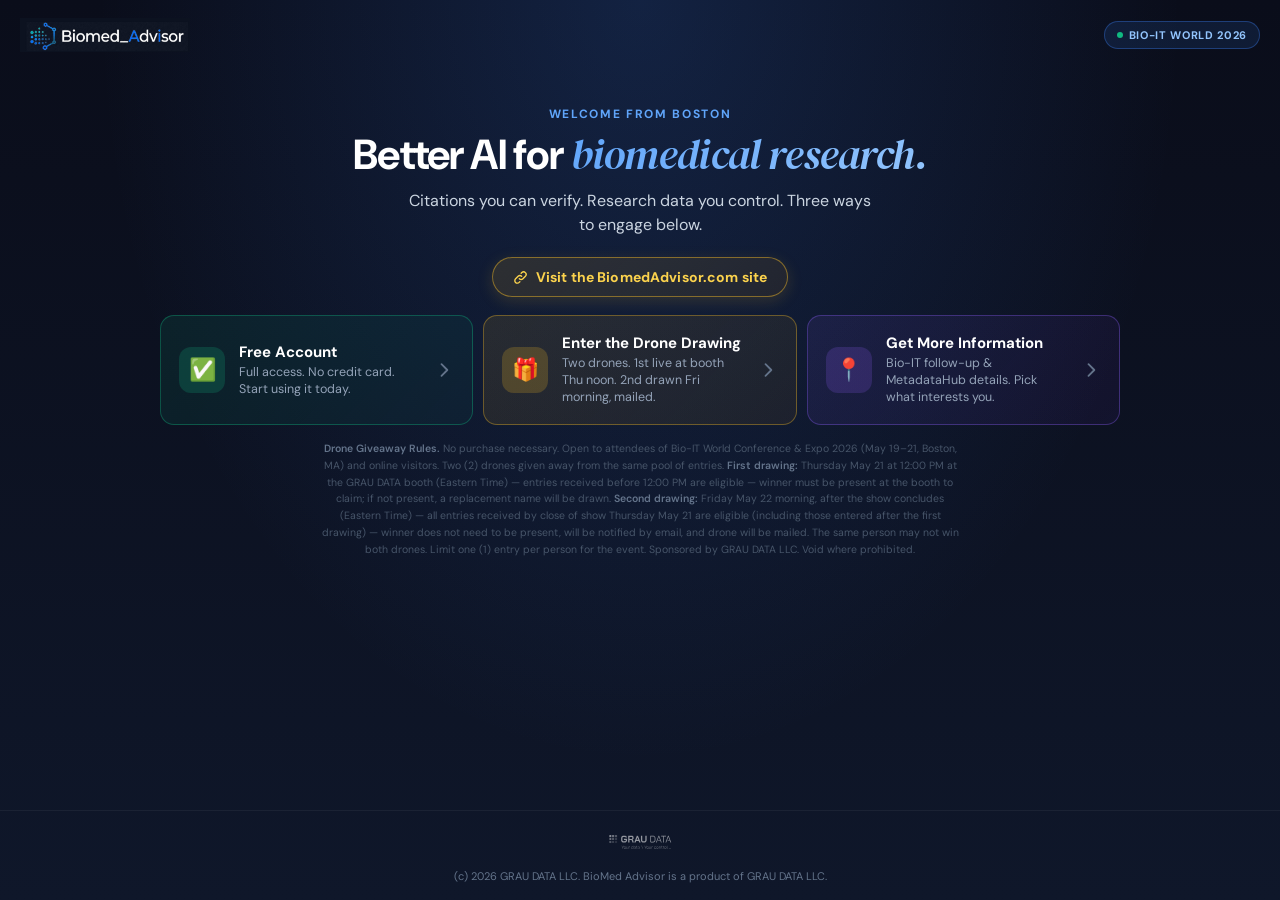
<file: bioit/index.html>
<!DOCTYPE html>
<html lang="en">
<head>
<meta charset="UTF-8"/>
<meta name="viewport" content="width=device-width,initial-scale=1.0,viewport-fit=cover"/>
<meta name="theme-color" content="#0a0d1a"/>
<title>BioMed Advisor &mdash; Bio-IT World 2026</title>
<meta name="description" content="Better AI for biomedical research. Free account, drone giveaway, or more info from Bio-IT World 2026."/>
<meta property="og:title" content="BioMed Advisor &mdash; Bio-IT World 2026"/>
<meta property="og:description" content="Better AI for biomedical research. Three ways to engage from Bio-IT World 2026."/>
<meta property="og:type" content="website"/>
<meta property="og:url" content="https://biomedadvisor.com/bioit"/>
<link rel="preconnect" href="https://fonts.googleapis.com"/>
<link rel="preconnect" href="https://fonts.gstatic.com" crossorigin/>
<link href="https://fonts.googleapis.com/css2?family=DM+Sans:ital,wght@0,400;0,500;0,600;0,700;0,800;1,400&family=DM+Serif+Display:ital@0;1&display=swap" rel="stylesheet"/>
<style>
*{font-family:'DM Sans',system-ui,sans-serif;box-sizing:border-box;margin:0;padding:0;-webkit-tap-highlight-color:transparent;}
html,body{background:#0a0d1a;color:#fff;}
body{min-height:100vh;display:flex;flex-direction:column;}
.page{flex:1;display:flex;flex-direction:column;background:radial-gradient(ellipse at top, rgba(59,130,246,0.18) 0%, transparent 60%),linear-gradient(180deg,#0a0d1a 0%,#0f172a 100%);}

.topbar{display:flex;align-items:center;justify-content:space-between;padding:18px 20px;gap:12px;}
.topbar img{height:34px;width:auto;display:block;}
.badge{display:inline-flex;align-items:center;gap:6px;background:rgba(59,130,246,0.12);border:1px solid rgba(59,130,246,0.35);color:#93c5fd;font-size:11px;font-weight:700;padding:6px 12px;border-radius:9999px;letter-spacing:0.06em;text-transform:uppercase;white-space:nowrap;}
.badge-dot{width:6px;height:6px;background:#10b981;border-radius:9999px;box-shadow:0 0 0 0 rgba(16,185,129,0.6);animation:pulse 2s infinite;}
@keyframes pulse{0%,100%{box-shadow:0 0 0 0 rgba(16,185,129,0.6);}50%{box-shadow:0 0 0 8px rgba(16,185,129,0);}}

.hero{padding:18px 20px 14px;text-align:center;}
.hero-eyebrow{font-size:12px;font-weight:700;color:#60a5fa;letter-spacing:0.14em;text-transform:uppercase;margin-bottom:8px;}
.hero-title{font-size:30px;font-weight:700;line-height:1.15;letter-spacing:-0.02em;margin-bottom:10px;}
.hero-title em{font-family:'DM Serif Display',serif;font-style:italic;font-weight:400;background:linear-gradient(135deg,#60a5fa 0%,#93c5fd 100%);-webkit-background-clip:text;background-clip:text;color:transparent;}
.hero-sub{font-size:14px;color:#cbd5e1;line-height:1.5;max-width:480px;margin:0 auto;}
@media(min-width:700px){
  .hero{padding:36px 20px 20px;}
  .hero-title{font-size:42px;}
  .hero-sub{font-size:16px;}
}

.top-link-strip{padding:0 20px 12px;display:flex;justify-content:center;}
.top-link{display:inline-flex;align-items:center;gap:6px;font-size:13px;color:#93c5fd;text-decoration:none;padding:7px 14px;border-radius:9999px;background:rgba(59,130,246,0.08);border:1px solid rgba(59,130,246,0.25);font-weight:500;transition:background 0.15s,border-color 0.15s;}
.top-link:hover,.top-link:active{background:rgba(59,130,246,0.16);border-color:rgba(59,130,246,0.5);}
.top-link svg{width:13px;height:13px;}

/* Gold "Visit the full site" link - high-contrast call to attention */
.top-link-gold{
  display:inline-flex;align-items:center;gap:8px;
  font-size:14px;font-weight:700;
  color:#fcd34d;
  text-decoration:none;
  padding:10px 20px;
  border-radius:9999px;
  background:linear-gradient(135deg,rgba(251,191,36,0.12) 0%,rgba(245,158,11,0.08) 100%);
  border:1.5px solid rgba(251,191,36,0.45);
  box-shadow:0 4px 16px rgba(251,191,36,0.15);
  transition:background 0.15s,border-color 0.15s,transform 0.1s,box-shadow 0.15s;
  letter-spacing:0.01em;
}
.top-link-gold:hover,.top-link-gold:active{
  background:linear-gradient(135deg,rgba(251,191,36,0.22) 0%,rgba(245,158,11,0.14) 100%);
  border-color:rgba(251,191,36,0.75);
  color:#fde68a;
  box-shadow:0 6px 24px rgba(251,191,36,0.28);
  transform:translateY(-1px);
}
.top-link-gold svg{width:15px;height:15px;}

/* Three-path chooser */
.path-chooser{padding:6px 20px 0;display:grid;grid-template-columns:1fr;gap:10px;max-width:560px;margin:0 auto;width:100%;}
@media(min-width:900px){.path-chooser{grid-template-columns:1fr 1fr 1fr;max-width:1000px;}}
.path-btn{
  display:flex;align-items:center;gap:14px;padding:18px;
  border-radius:14px;border:1.5px solid transparent;
  background:rgba(255,255,255,0.04);cursor:pointer;
  transition:transform 0.1s, border-color 0.15s, background 0.15s;
  text-align:left;font-family:inherit;color:#fff;
  -webkit-tap-highlight-color:transparent;
  width:100%;
}
.path-btn:hover,.path-btn:active{transform:translateY(-1px);}
.path-btn.account{background:linear-gradient(135deg,rgba(16,185,129,0.10) 0%,rgba(5,150,105,0.06) 100%);border-color:rgba(16,185,129,0.35);}
.path-btn.account:hover{border-color:rgba(16,185,129,0.7);}
.path-btn.raffle{background:linear-gradient(135deg,rgba(251,191,36,0.10) 0%,rgba(245,158,11,0.06) 100%);border-color:rgba(251,191,36,0.35);}
.path-btn.raffle:hover{border-color:rgba(251,191,36,0.7);}
.path-btn.info{background:linear-gradient(135deg,rgba(139,92,246,0.10) 0%,rgba(124,58,237,0.06) 100%);border-color:rgba(139,92,246,0.35);}
.path-btn.info:hover{border-color:rgba(139,92,246,0.7);}
.path-icon{flex-shrink:0;width:46px;height:46px;border-radius:12px;display:flex;align-items:center;justify-content:center;font-size:22px;line-height:1;}
.path-btn.account .path-icon{background:rgba(16,185,129,0.2);}
.path-btn.raffle .path-icon{background:rgba(251,191,36,0.2);}
.path-btn.info .path-icon{background:rgba(139,92,246,0.2);}
.path-info{flex:1;min-width:0;}
.path-title{font-size:15px;font-weight:700;color:#fff;line-height:1.2;margin-bottom:3px;}
.path-desc{font-size:12.5px;color:#94a3b8;line-height:1.35;}
.path-arrow{flex-shrink:0;color:#64748b;}

/* Form section */
.form-section{padding:18px 20px 0;}
.form-wrap{max-width:560px;margin:0 auto;background:rgba(255,255,255,0.04);border:1px solid rgba(255,255,255,0.1);border-radius:18px;padding:24px 20px 20px;box-shadow:0 20px 50px rgba(0,0,0,0.4);}
@media(min-width:700px){.form-wrap{padding:30px;}}
.form-wrap.theme-account{border-color:rgba(16,185,129,0.3);box-shadow:0 20px 50px rgba(16,185,129,0.08),0 8px 24px rgba(0,0,0,0.4);}
.form-wrap.theme-raffle{border-color:rgba(251,191,36,0.3);box-shadow:0 20px 50px rgba(251,191,36,0.08),0 8px 24px rgba(0,0,0,0.4);}
.form-wrap.theme-info{border-color:rgba(139,92,246,0.3);box-shadow:0 20px 50px rgba(139,92,246,0.08),0 8px 24px rgba(0,0,0,0.4);}

.form-eyebrow{font-size:11px;font-weight:800;letter-spacing:0.12em;text-transform:uppercase;margin-bottom:6px;}
.theme-account .form-eyebrow{color:#6ee7b7;}
.theme-raffle .form-eyebrow{color:#fcd34d;}
.theme-info .form-eyebrow{color:#c4b5fd;}
.form-title{font-size:20px;font-weight:700;margin-bottom:4px;color:#fff;line-height:1.2;}
.form-subtitle{font-size:13.5px;color:#94a3b8;margin-bottom:18px;line-height:1.5;}

.form-grid{display:grid;grid-template-columns:1fr 1fr;gap:10px;}
.field-full{grid-column:1 / -1;}
.label{display:block;font-size:12px;font-weight:600;color:#cbd5e1;margin-bottom:5px;}
.input,.textarea{
  width:100%;padding:0 14px;
  background:#0f172a;border:1.5px solid rgba(255,255,255,0.12);
  border-radius:10px;font-size:16px;color:#fff;outline:none;
  transition:border-color 0.15s,background 0.15s;
  -webkit-appearance:none;appearance:none;
}
.input{height:52px;}
.textarea{min-height:88px;padding:12px 14px;line-height:1.5;resize:vertical;font-family:inherit;}
.input::placeholder,.textarea::placeholder{color:#64748b;}
.input:focus,.textarea:focus{background:#111827;}
.theme-account .input:focus,.theme-account .textarea:focus{border-color:#10b981;}
.theme-raffle .input:focus,.theme-raffle .textarea:focus{border-color:#fbbf24;}
.theme-info .input:focus,.theme-info .textarea:focus{border-color:#a78bfa;}

/* Checkbox group */
.check-group{display:flex;flex-direction:column;gap:10px;margin:4px 0 4px;}
.check-row{
  display:flex;gap:12px;align-items:flex-start;
  padding:14px;background:rgba(255,255,255,0.03);
  border:1.5px solid rgba(255,255,255,0.10);
  border-radius:12px;cursor:pointer;
  transition:border-color 0.15s,background 0.15s;
}
.check-row:hover{border-color:rgba(139,92,246,0.5);background:rgba(139,92,246,0.05);}
.check-row input[type=checkbox]{
  flex-shrink:0;
  width:22px;height:22px;
  margin:0;cursor:pointer;
  accent-color:#a78bfa;
}
.check-row.is-checked{border-color:rgba(139,92,246,0.6);background:rgba(139,92,246,0.08);}
.check-text{flex:1;}
.check-title{font-size:14px;font-weight:600;color:#fff;line-height:1.3;margin-bottom:2px;}
.check-desc{font-size:12.5px;color:#94a3b8;line-height:1.4;}

.submit-btn{
  width:100%;height:56px;margin-top:14px;
  color:#fff;border:none;border-radius:12px;
  font-size:17px;font-weight:700;cursor:pointer;
  transition:transform 0.1s, box-shadow 0.15s, opacity 0.15s;
  -webkit-tap-highlight-color:transparent;
}
.theme-account .submit-btn{background:linear-gradient(135deg,#10b981 0%,#059669 100%);box-shadow:0 10px 30px rgba(16,185,129,0.35);}
.theme-raffle .submit-btn{background:linear-gradient(135deg,#fbbf24 0%,#f59e0b 100%);box-shadow:0 10px 30px rgba(251,191,36,0.30);color:#0a0d1a;}
.theme-info .submit-btn{background:linear-gradient(135deg,#a78bfa 0%,#7c3aed 100%);box-shadow:0 10px 30px rgba(139,92,246,0.30);}
.submit-btn:active{transform:translateY(1px);}
.submit-btn:disabled{opacity:0.6;cursor:not-allowed;}

.consent{font-size:11px;color:#64748b;text-align:center;margin-top:10px;line-height:1.5;}

.switch-path{text-align:center;margin-top:14px;font-size:13px;color:#94a3b8;}
.switch-path button{background:none;border:none;color:#93c5fd;text-decoration:underline;cursor:pointer;font-family:inherit;font-size:13px;padding:0;}
.switch-path button:hover{color:#fff;}

.success{text-align:center;padding:24px 12px;}
.success-icon{width:64px;height:64px;border-radius:9999px;display:flex;align-items:center;justify-content:center;margin:0 auto 16px;color:#fff;font-size:32px;font-weight:700;}
.theme-account .success-icon{background:linear-gradient(135deg,#10b981,#059669);box-shadow:0 12px 30px rgba(16,185,129,0.4);}
.theme-raffle .success-icon{background:linear-gradient(135deg,#fbbf24,#f59e0b);color:#0a0d1a;box-shadow:0 12px 30px rgba(251,191,36,0.4);}
.theme-info .success-icon{background:linear-gradient(135deg,#a78bfa,#7c3aed);box-shadow:0 12px 30px rgba(139,92,246,0.4);}
.success-title{font-family:'DM Serif Display',serif;font-size:24px;color:#fff;margin-bottom:8px;font-weight:400;}
.success-body{font-size:15px;color:#cbd5e1;line-height:1.55;max-width:380px;margin:0 auto 18px;}
.success-meta{font-size:12px;color:#64748b;}

.fineprint{padding:16px 20px 12px;max-width:680px;margin:0 auto;font-size:10.5px;color:#475569;line-height:1.6;text-align:center;}
.fineprint strong{color:#64748b;font-weight:600;}

.footer-strip{padding:16px 20px;text-align:center;border-top:1px solid rgba(255,255,255,0.05);margin-top:auto;}
.footer-strip img{height:30px;width:auto;opacity:0.55;margin-bottom:6px;}
.footer-text{font-size:11px;color:#64748b;line-height:1.5;}

@supports(padding:max(0px)){
  .topbar{padding-left:max(20px,env(safe-area-inset-left));padding-right:max(20px,env(safe-area-inset-right));}
  .footer-strip{padding-bottom:max(16px,env(safe-area-inset-bottom));}
}

.hidden{display:none !important;}
</style>
</head>
<body>
<div class="page">

  <div class="topbar">
    <a href="/" style="display:block;">
      <img src="/assets/bma-logo.png" alt="BioMed Advisor"/>
    </a>
    <div class="badge">
      <span class="badge-dot"></span>
      Bio-IT World 2026
    </div>
  </div>

  <div class="hero">
    <div class="hero-eyebrow">Welcome from Boston</div>
    <h1 class="hero-title">Better AI for <em>biomedical research.</em></h1>
    <p class="hero-sub">Citations you can verify. Research data you control. Three ways to engage below.</p>
  </div>

  <div class="top-link-strip">
    <a href="https://biomedadvisor.com" class="top-link-gold">
      <svg fill="none" viewBox="0 0 24 24" stroke="currentColor"><path stroke-linecap="round" stroke-linejoin="round" stroke-width="2.2" d="M13.828 10.172a4 4 0 00-5.656 0l-4 4a4 4 0 105.656 5.656l1.102-1.101m-.758-4.899a4 4 0 005.656 0l4-4a4 4 0 00-5.656-5.656l-1.1 1.1"/></svg>
      Visit the BiomedAdvisor.com site
    </a>
  </div>

  <!-- THREE PATHS -->
  <div class="path-chooser" id="path-chooser">
    <button class="path-btn account" type="button" onclick="selectPath('account')">
      <div class="path-icon">&#9989;</div>
      <div class="path-info">
        <div class="path-title">Free Account</div>
        <div class="path-desc">Full access. No credit card. Start using it today.</div>
      </div>
      <svg class="path-arrow" width="20" height="20" fill="none" viewBox="0 0 24 24" stroke="currentColor"><path stroke-linecap="round" stroke-linejoin="round" stroke-width="2.2" d="M9 5l7 7-7 7"/></svg>
    </button>

    <button class="path-btn raffle" type="button" onclick="selectPath('raffle')">
      <div class="path-icon">&#127873;</div>
      <div class="path-info">
        <div class="path-title">Enter the Drone Drawing</div>
        <div class="path-desc">Two drones. 1st live at booth Thu noon. 2nd drawn Fri morning, mailed.</div>
      </div>
      <svg class="path-arrow" width="20" height="20" fill="none" viewBox="0 0 24 24" stroke="currentColor"><path stroke-linecap="round" stroke-linejoin="round" stroke-width="2.2" d="M9 5l7 7-7 7"/></svg>
    </button>

    <button class="path-btn info" type="button" onclick="selectPath('info')">
      <div class="path-icon">&#128205;</div>
      <div class="path-info">
        <div class="path-title">Get More Information</div>
        <div class="path-desc">Bio-IT follow-up &amp; MetadataHub details. Pick what interests you.</div>
      </div>
      <svg class="path-arrow" width="20" height="20" fill="none" viewBox="0 0 24 24" stroke="currentColor"><path stroke-linecap="round" stroke-linejoin="round" stroke-width="2.2" d="M9 5l7 7-7 7"/></svg>
    </button>
  </div>

  <!-- ACCOUNT FORM -->
  <div class="form-section hidden" id="account-section">
    <div class="form-wrap theme-account">
      <div id="account-form-wrap">
        <div class="form-eyebrow">FREE ACCOUNT</div>
        <div class="form-title">Activate your free account</div>
        <div class="form-subtitle">Full access. No credit card. Start using BioMed Advisor today.</div>
        <form id="account-form" method="POST" autocomplete="on" novalidate>
          <div class="form-grid">
            <div>
              <label class="label" for="acc_first">First Name</label>
              <input class="input" id="acc_first" name="first_name" type="text" required autocomplete="given-name" autocapitalize="words" placeholder="Jane"/>
            </div>
            <div>
              <label class="label" for="acc_last">Last Name</label>
              <input class="input" id="acc_last" name="last_name" type="text" required autocomplete="family-name" autocapitalize="words" placeholder="Smith"/>
            </div>
            <div class="field-full">
              <label class="label" for="acc_inst">Institution</label>
              <input class="input" id="acc_inst" name="institution" type="text" required autocomplete="organization" autocapitalize="words" placeholder="University of..."/>
            </div>
            <div class="field-full">
              <label class="label" for="acc_pos">Position / Title</label>
              <input class="input" id="acc_pos" name="position" type="text" required autocomplete="organization-title" autocapitalize="words" placeholder="Principal Investigator"/>
            </div>
            <div class="field-full">
              <label class="label" for="acc_email">Email Address</label>
              <input class="input" id="acc_email" name="email" type="email" required autocomplete="email" inputmode="email" autocapitalize="off" autocorrect="off" placeholder="jane@university.edu"/>
            </div>
            <div class="field-full">
              <label class="label" for="acc_phone">Phone</label>
              <input class="input" id="acc_phone" name="phone" type="tel" required autocomplete="tel" inputmode="tel" placeholder="+1 555 555 5555"/>
            </div>
          </div>
          <input type="hidden" name="entry_type" value="account"/>
          <input type="hidden" name="source" value="bio-it-2026-booth"/>
          <input type="hidden" name="_subject" value="Bio-IT 2026: New Free Account signup"/>
          <button type="submit" class="submit-btn">Activate my free Account</button>
          <p class="consent">By submitting, you accept to be contacted by GRAU DATA.</p>
        </form>
        <div class="switch-path">
          Or: <button type="button" onclick="selectPath('raffle')">enter the drone drawing</button> &middot; <button type="button" onclick="selectPath('info')">get more info</button>
        </div>
      </div>
      <div id="account-success" class="success hidden">
        <div class="success-icon">&#x2713;</div>
        <h3 class="success-title">You&apos;re in!</h3>
        <p class="success-body">Welcome to BioMed Advisor. Our team will be in touch shortly with your account access.</p>
        <p class="success-meta">Want a chance at the drone? <button type="button" onclick="selectPath('raffle')" style="background:none;border:none;color:#fcd34d;text-decoration:underline;cursor:pointer;font-family:inherit;font-size:13px;font-weight:600;">Enter the drawing</button></p>
      </div>
    </div>
  </div>

  <!-- RAFFLE FORM -->
  <div class="form-section hidden" id="raffle-section">
    <div class="form-wrap theme-raffle">
      <div id="raffle-form-wrap">
        <div class="form-eyebrow">DRONE DRAWING</div>
        <div class="form-title">Enter the drone drawing</div>
        <div class="form-subtitle">Two drones, same pool of entries. <strong style="color:#fcd34d;">1st drawn live at booth Thursday May 21 at 12:00 PM</strong> &mdash; must be present to claim. <strong style="color:#fcd34d;">2nd drawn Friday May 22 morning</strong> after show ends &mdash; mailed to winner, announced by email.</div>
        <form id="raffle-form" method="POST" autocomplete="on" novalidate>
          <div class="form-grid">
            <div>
              <label class="label" for="raf_first">First Name</label>
              <input class="input" id="raf_first" name="first_name" type="text" required autocomplete="given-name" autocapitalize="words" placeholder="Jane"/>
            </div>
            <div>
              <label class="label" for="raf_last">Last Name</label>
              <input class="input" id="raf_last" name="last_name" type="text" required autocomplete="family-name" autocapitalize="words" placeholder="Smith"/>
            </div>
            <div class="field-full">
              <label class="label" for="raf_inst">Institution</label>
              <input class="input" id="raf_inst" name="institution" type="text" required autocomplete="organization" autocapitalize="words" placeholder="University of..."/>
            </div>
            <div class="field-full">
              <label class="label" for="raf_pos">Position / Title</label>
              <input class="input" id="raf_pos" name="position" type="text" required autocomplete="organization-title" autocapitalize="words" placeholder="Principal Investigator"/>
            </div>
            <div class="field-full">
              <label class="label" for="raf_email">Email Address</label>
              <input class="input" id="raf_email" name="email" type="email" required autocomplete="email" inputmode="email" autocapitalize="off" autocorrect="off" placeholder="jane@university.edu"/>
            </div>
            <div class="field-full">
              <label class="label" for="raf_phone">Phone</label>
              <input class="input" id="raf_phone" name="phone" type="tel" required autocomplete="tel" inputmode="tel" placeholder="+1 555 555 5555"/>
            </div>
          </div>
          <input type="hidden" name="entry_type" value="raffle"/>
          <input type="hidden" name="source" value="bio-it-2026-booth"/>
          <input type="hidden" name="_subject" value="Bio-IT 2026: New Drone Raffle Entry"/>
          <button type="submit" class="submit-btn">Enter the drawing</button>
          <p class="consent">No purchase necessary. By submitting, you accept to be contacted by GRAU DATA.</p>
        </form>
        <div class="switch-path">
          Or: <button type="button" onclick="selectPath('account')">sign up for free</button> &middot; <button type="button" onclick="selectPath('info')">get more info</button>
        </div>
      </div>
      <div id="raffle-success" class="success hidden">
        <div class="success-icon">&#127873;</div>
        <h3 class="success-title">You&apos;re entered!</h3>
        <p class="success-body">Two chances to win &mdash; same pool of entries.<br/><br/><strong style="color:#fff;">1st drawing:</strong> Thursday May 21 at 12:00 PM at our booth (must be present to claim).<br/><br/><strong style="color:#fff;">2nd drawing:</strong> Friday May 22 morning after show ends &mdash; mailed to winner, announced by email.</p>
        <p class="success-meta">Want full access too? <button type="button" onclick="selectPath('account')" style="background:none;border:none;color:#6ee7b7;text-decoration:underline;cursor:pointer;font-family:inherit;font-size:13px;font-weight:600;">Activate a free account</button></p>
      </div>
      <div id="raffle-already" class="success hidden">
        <div class="success-icon" style="background:rgba(100,116,139,0.2);box-shadow:none;color:#94a3b8;font-size:28px;">&#10003;</div>
        <h3 class="success-title">You&apos;re already entered</h3>
        <p class="success-body">One entry per person. Drawings: Thursday noon (live at booth) and Friday morning (mailed).</p>
        <p class="success-meta">Want full access? <button type="button" onclick="resetRaffleBlock();selectPath('account')" style="background:none;border:none;color:#6ee7b7;text-decoration:underline;cursor:pointer;font-family:inherit;font-size:13px;font-weight:600;">Activate a free account</button></p>
      </div>
    </div>
  </div>

  <!-- INFO FORM -->
  <div class="form-section hidden" id="info-section">
    <div class="form-wrap theme-info">
      <div id="info-form-wrap">
        <div class="form-eyebrow">MORE INFORMATION</div>
        <div class="form-title">Tell us what interests you</div>
        <div class="form-subtitle">We&apos;ll follow up with the materials and a conversation tailored to your interests.</div>
        <form id="info-form" method="POST" autocomplete="on" novalidate action="https://formspree.io/f/mpqbvvak">
          <div class="form-grid">
            <div>
              <label class="label" for="info_first">First Name</label>
              <input class="input" id="info_first" name="first_name" type="text" required autocomplete="given-name" autocapitalize="words" placeholder="Jane"/>
            </div>
            <div>
              <label class="label" for="info_last">Last Name</label>
              <input class="input" id="info_last" name="last_name" type="text" required autocomplete="family-name" autocapitalize="words" placeholder="Smith"/>
            </div>
            <div class="field-full">
              <label class="label" for="info_inst">Institution / Company</label>
              <input class="input" id="info_inst" name="institution" type="text" required autocomplete="organization" autocapitalize="words" placeholder="University of..."/>
            </div>
            <div class="field-full">
              <label class="label" for="info_pos">Position / Title</label>
              <input class="input" id="info_pos" name="position" type="text" required autocomplete="organization-title" autocapitalize="words" placeholder="Principal Investigator"/>
            </div>
            <div class="field-full">
              <label class="label" for="info_email">Email Address</label>
              <input class="input" id="info_email" name="email" type="email" required autocomplete="email" inputmode="email" autocapitalize="off" autocorrect="off" placeholder="jane@university.edu"/>
            </div>
            <div class="field-full">
              <label class="label" for="info_phone">Phone</label>
              <input class="input" id="info_phone" name="phone" type="tel" required autocomplete="tel" inputmode="tel" placeholder="+1 555 555 5555"/>
            </div>
            <div class="field-full">
              <label class="label" style="margin-bottom:8px;">I&apos;m interested in &mdash; check all that apply:</label>
              <div class="check-group">
                <label class="check-row" id="check-bioit-row">
                  <input type="checkbox" name="interest_bioit" value="yes" id="check_bioit"/>
                  <span class="check-text">
                    <span class="check-title">BioMed Advisor follow-up from Bio-IT</span>
                    <span class="check-desc">Send me the materials we discussed and connect for a deeper conversation.</span>
                  </span>
                </label>
                <label class="check-row" id="check-mdh-row">
                  <input type="checkbox" name="interest_metadatahub" value="yes" id="check_mdh"/>
                  <span class="check-text">
                    <span class="check-title">MetadataHub</span>
                    <span class="check-desc">Tell me how MetadataHub can eliminate redundant AI preprocessing and create a persistent metadata fabric.</span>
                  </span>
                </label>
                <label class="check-row" id="check-atlas-row">
                  <input type="checkbox" name="interest_atlas" value="yes" id="check_atlas"/>
                  <span class="check-text">
                    <span class="check-title">Atlas</span>
                    <span class="check-desc">Show me the integrated AI solution with embedded MetadataHub.</span>
                  </span>
                </label>
              </div>
            </div>
            <div class="field-full">
              <label class="label" for="info_notes">Anything specific? <span style="color:#64748b;font-weight:400;">(optional)</span></label>
              <textarea class="textarea" id="info_notes" name="notes" placeholder="A specific question, project, or context that would help us tailor the follow-up..."></textarea>
            </div>
          </div>
          <input type="hidden" name="source" value="bio-it-2026-booth"/>
          <input type="hidden" name="_subject" value="Bio-IT 2026: More Information Request"/>
          <button type="submit" class="submit-btn">Request information</button>
          <p class="consent">By submitting, you accept to be contacted by GRAU DATA.</p>
        </form>
        <div class="switch-path">
          Or: <button type="button" onclick="selectPath('account')">sign up for free</button> &middot; <button type="button" onclick="selectPath('raffle')">enter the drone drawing</button>
        </div>
      </div>
      <div id="info-success" class="success hidden">
        <div class="success-icon">&#x2713;</div>
        <h3 class="success-title">Got it. Thanks.</h3>
        <p class="success-body">We&apos;ll be in touch with the materials and a conversation tailored to what you marked.</p>
        <p class="success-meta">Want to start using BioMed Advisor now? <button type="button" onclick="selectPath('account')" style="background:none;border:none;color:#6ee7b7;text-decoration:underline;cursor:pointer;font-family:inherit;font-size:13px;font-weight:600;">Activate a free account</button></p>
      </div>
    </div>
  </div>

  <div class="fineprint">
    <strong>Drone Giveaway Rules.</strong> No purchase necessary. Open to attendees of Bio-IT World Conference &amp; Expo 2026 (May 19&ndash;21, Boston, MA) and online visitors. Two (2) drones given away from the same pool of entries. <strong>First drawing:</strong> Thursday May 21 at 12:00 PM at the GRAU DATA booth (Eastern Time) &mdash; entries received before 12:00 PM are eligible &mdash; winner must be present at the booth to claim; if not present, a replacement name will be drawn. <strong>Second drawing:</strong> Friday May 22 morning, after the show concludes (Eastern Time) &mdash; all entries received by close of show Thursday May 21 are eligible (including those entered after the first drawing) &mdash; winner does not need to be present, will be notified by email, and drone will be mailed. The same person may not win both drones. Limit one (1) entry per person for the event. Sponsored by GRAU DATA LLC. Void where prohibited.
  </div>

  <div class="footer-strip">
    <img src="/assets/grau-logo-white.svg" alt="GRAU DATA"/>
    <div class="footer-text">
      (c) 2026 GRAU DATA LLC. BioMed Advisor is a product of GRAU DATA LLC.
    </div>
  </div>

</div>

<script>
function selectPath(which){
  document.getElementById('path-chooser').classList.add('hidden');
  ['account','raffle','info'].forEach(function(p){
    document.getElementById(p + '-section').classList.add('hidden');
  });
  document.getElementById(which + '-section').classList.remove('hidden');

  var firstFieldMap = {account:'acc_first', raffle:'raf_first', info:'info_first'};
  setTimeout(function(){
    var el = document.getElementById(firstFieldMap[which]);
    if (el) el.focus();
  }, 100);

  if (which === 'raffle') checkRaffleEligibility();
  document.getElementById(which + '-section').scrollIntoView({behavior:'smooth',block:'start'});
}

function checkRaffleEligibility(){
  try {
    if (localStorage.getItem('bma_raffle_entered_bioit2026') === '1'){
      document.getElementById('raffle-form-wrap').classList.add('hidden');
      document.getElementById('raffle-already').classList.remove('hidden');
    }
  } catch(e){}
}
function resetRaffleBlock(){
  document.getElementById('raffle-form-wrap').classList.remove('hidden');
  document.getElementById('raffle-already').classList.add('hidden');
  document.getElementById('raffle-success').classList.add('hidden');
}

// Cross-form data sharing
var SHARED_KEY = 'bma_booth_contact_v1';
var sharedMap = {first_name:'first', last_name:'last', institution:'inst', position:'pos', email:'email', phone:'phone'};
function loadShared(prefix){
  try {
    var saved = JSON.parse(localStorage.getItem(SHARED_KEY) || '{}');
    Object.keys(sharedMap).forEach(function(f){
      var el = document.getElementById(prefix + '_' + sharedMap[f]);
      if (el && saved[f] && !el.value) el.value = saved[f];
    });
  } catch(e){}
}
function saveShared(prefix){
  try {
    var state = JSON.parse(localStorage.getItem(SHARED_KEY) || '{}');
    Object.keys(sharedMap).forEach(function(f){
      var el = document.getElementById(prefix + '_' + sharedMap[f]);
      if (el && el.value) state[f] = el.value;
    });
    localStorage.setItem(SHARED_KEY, JSON.stringify(state));
  } catch(e){}
}
['acc','raf','info'].forEach(function(prefix){
  loadShared(prefix);
  Object.keys(sharedMap).forEach(function(f){
    var el = document.getElementById(prefix + '_' + sharedMap[f]);
    if (el) el.addEventListener('input', function(){ saveShared(prefix); });
  });
});

// Checkbox visual feedback
[
  ['check_bioit', 'check-bioit-row'],
  ['check_mdh', 'check-mdh-row'],
  ['check_atlas', 'check-atlas-row']
].forEach(function(pair){
  var cb = document.getElementById(pair[0]);
  var row = document.getElementById(pair[1]);
  if (cb && row){
    cb.addEventListener('change', function(){
      if (cb.checked) row.classList.add('is-checked');
      else row.classList.remove('is-checked');
    });
  }
});

function wireForm(formId, successId, wrapId, formspreeEndpoint){
  var form = document.getElementById(formId);
  if (!form) return;
  if (formspreeEndpoint) form.action = formspreeEndpoint;
  form.addEventListener('submit', async function(e){
    e.preventDefault();
    var btn = this.querySelector('button[type=submit]');
    var originalText = btn.textContent;
    btn.textContent = 'Submitting...';
    btn.disabled = true;
    try {
      var res = await fetch(this.action, {
        method:'POST', body:new FormData(this), headers:{'Accept':'application/json'}
      });
      if (res.ok){
        document.getElementById(wrapId).classList.add('hidden');
        document.getElementById(successId).classList.remove('hidden');
        if (formId === 'raffle-form'){
          try { localStorage.setItem('bma_raffle_entered_bioit2026', '1'); } catch(e){}
        }
        document.getElementById(successId).scrollIntoView({behavior:'smooth',block:'center'});
      } else {
        btn.textContent = 'Error \u2014 try again';
        btn.disabled = false;
        setTimeout(function(){ btn.textContent = originalText; }, 3000);
      }
    } catch(err){
      btn.textContent = 'Error \u2014 try again';
      btn.disabled = false;
      setTimeout(function(){ btn.textContent = originalText; }, 3000);
    }
  });
}

wireForm('account-form', 'account-success', 'account-form-wrap', 'https://formspree.io/f/xojronob');
wireForm('raffle-form', 'raffle-success', 'raffle-form-wrap', 'https://formspree.io/f/xojronob');
wireForm('info-form', 'info-success', 'info-form-wrap', 'https://formspree.io/f/mpqbvvak');
</script>

</body>
</html>
</file>
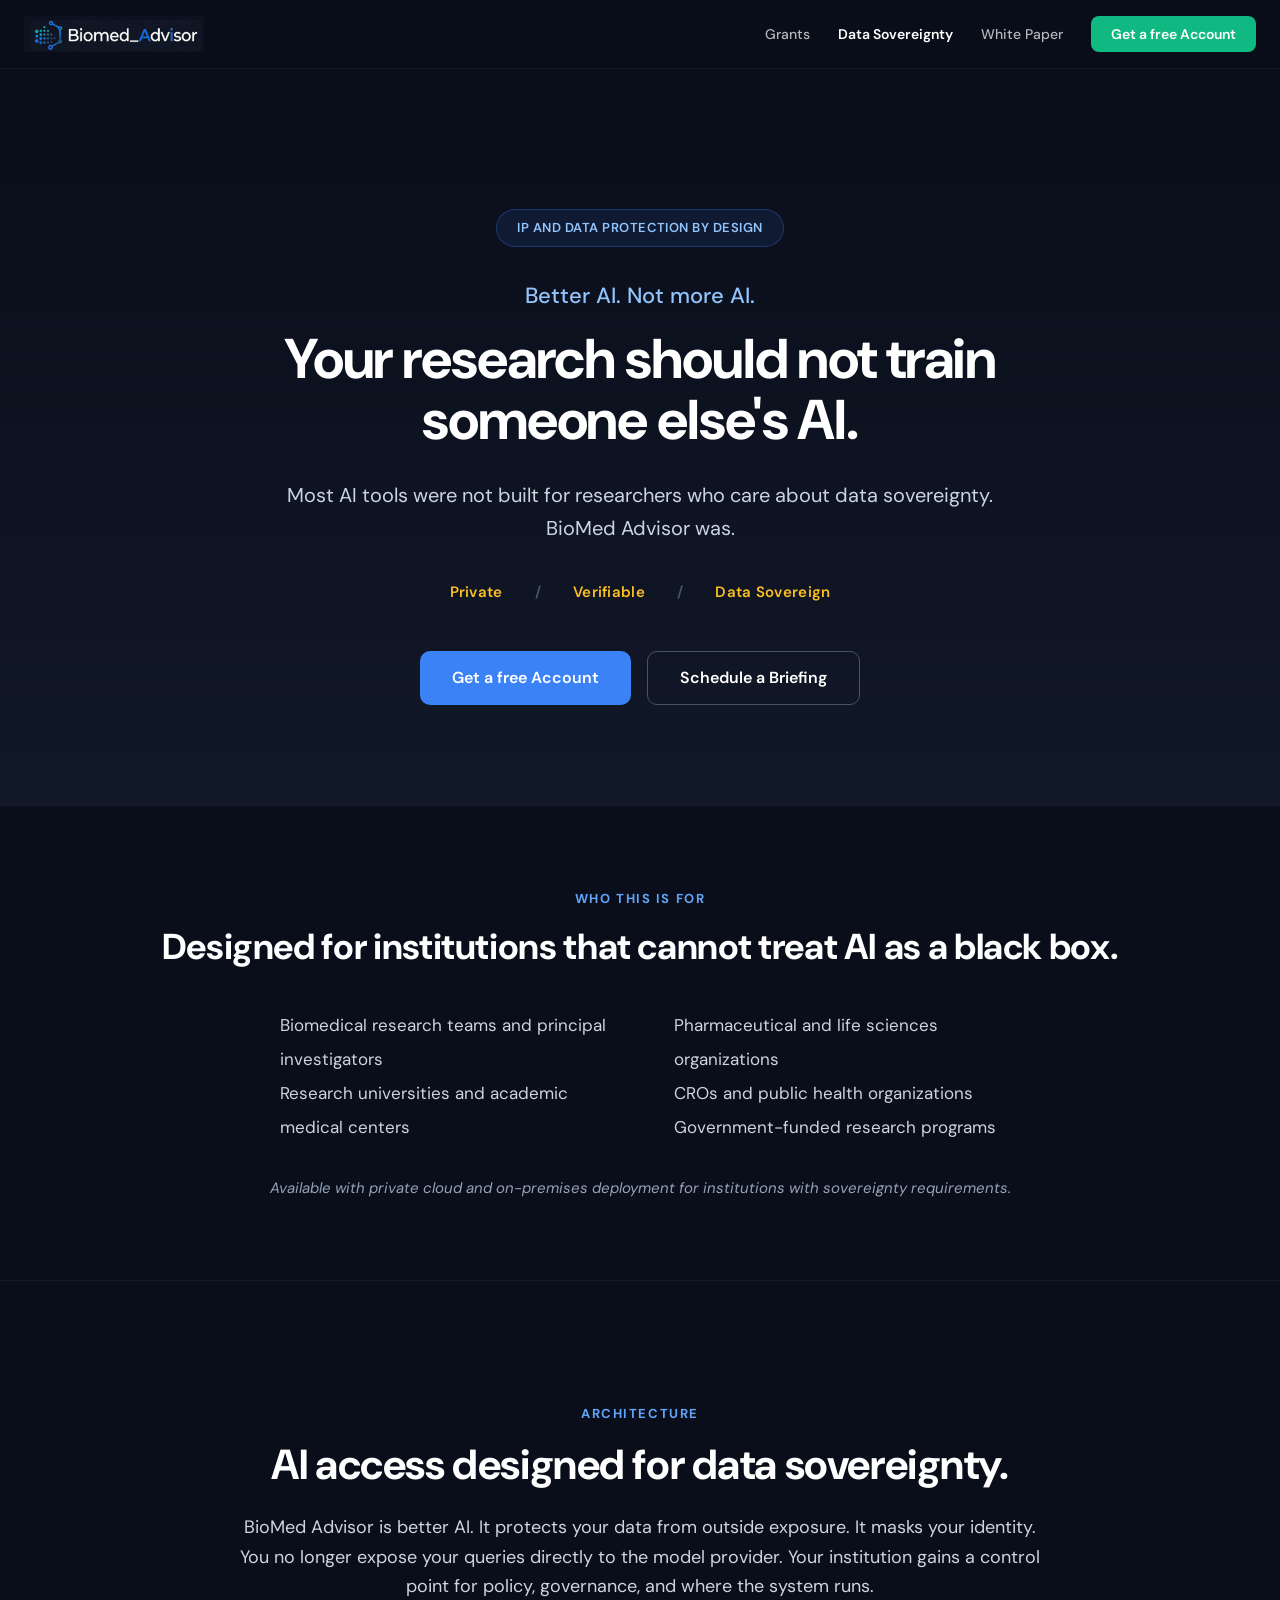
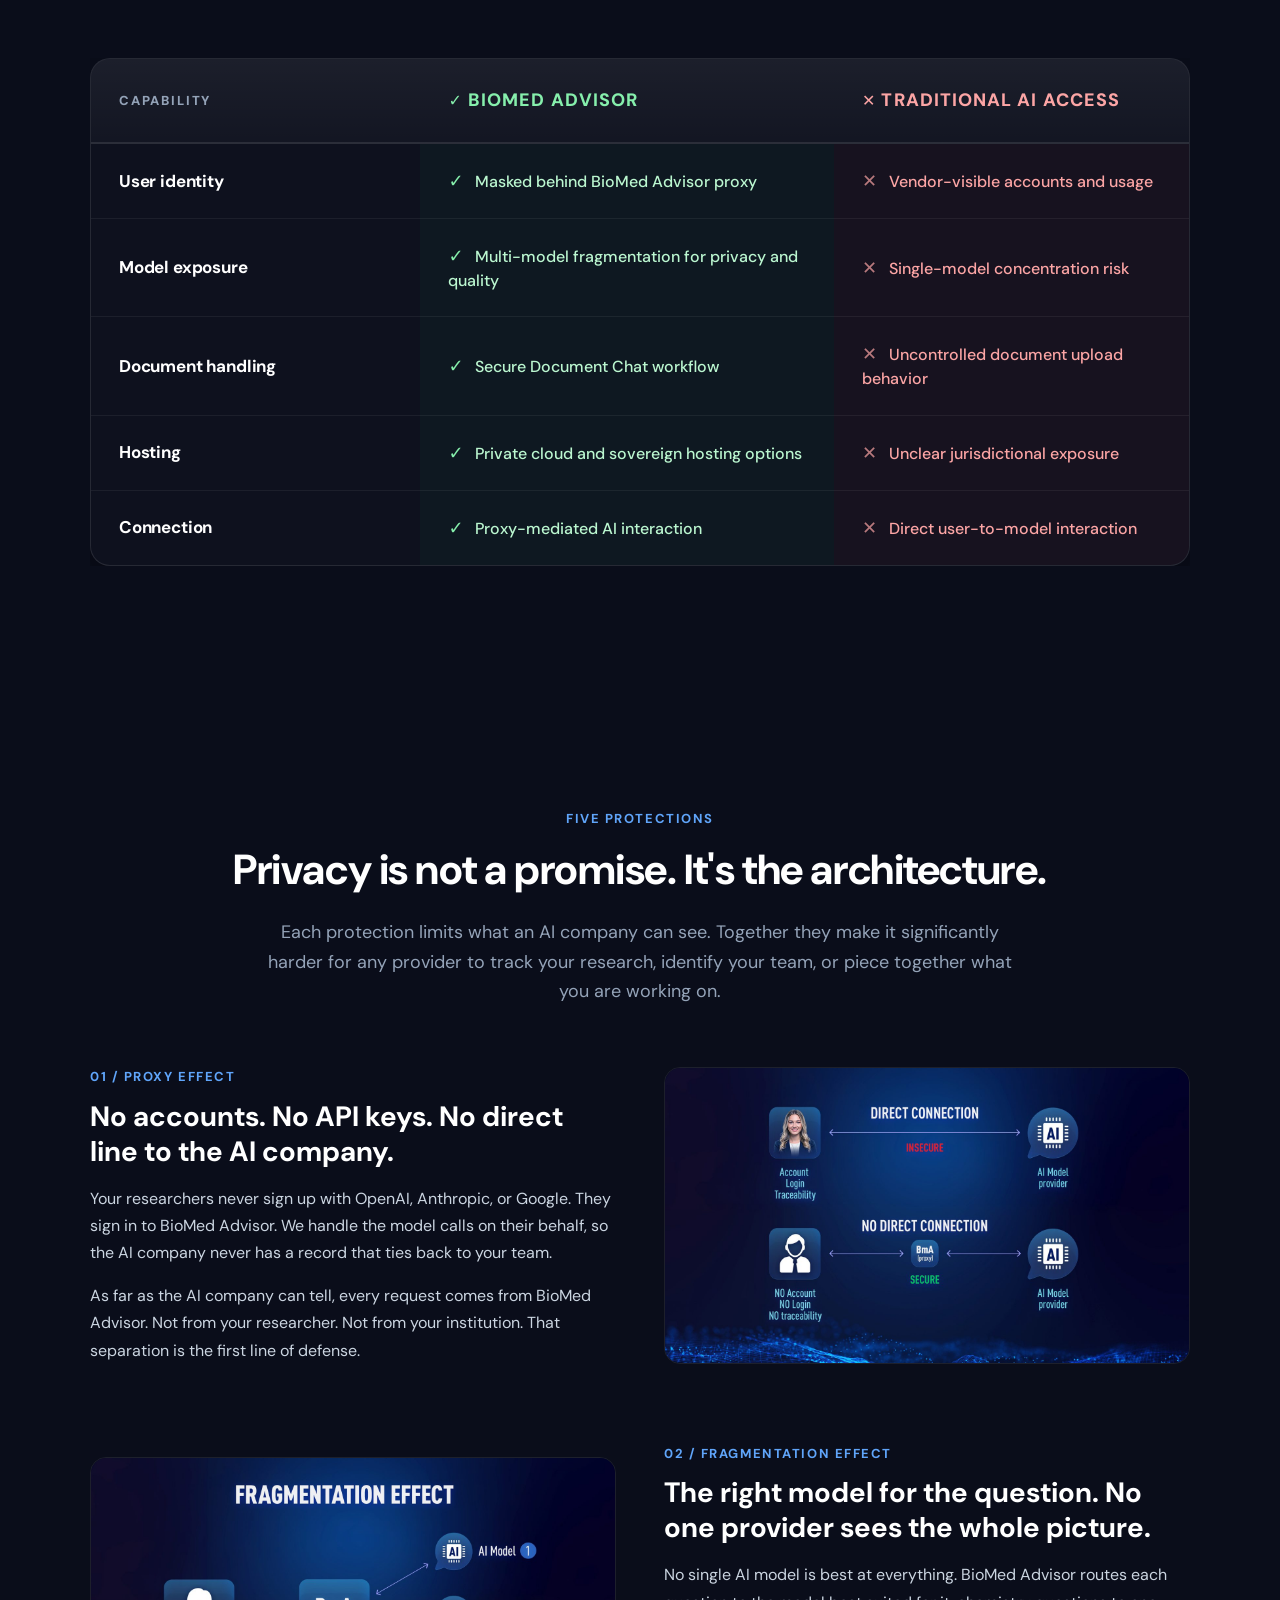
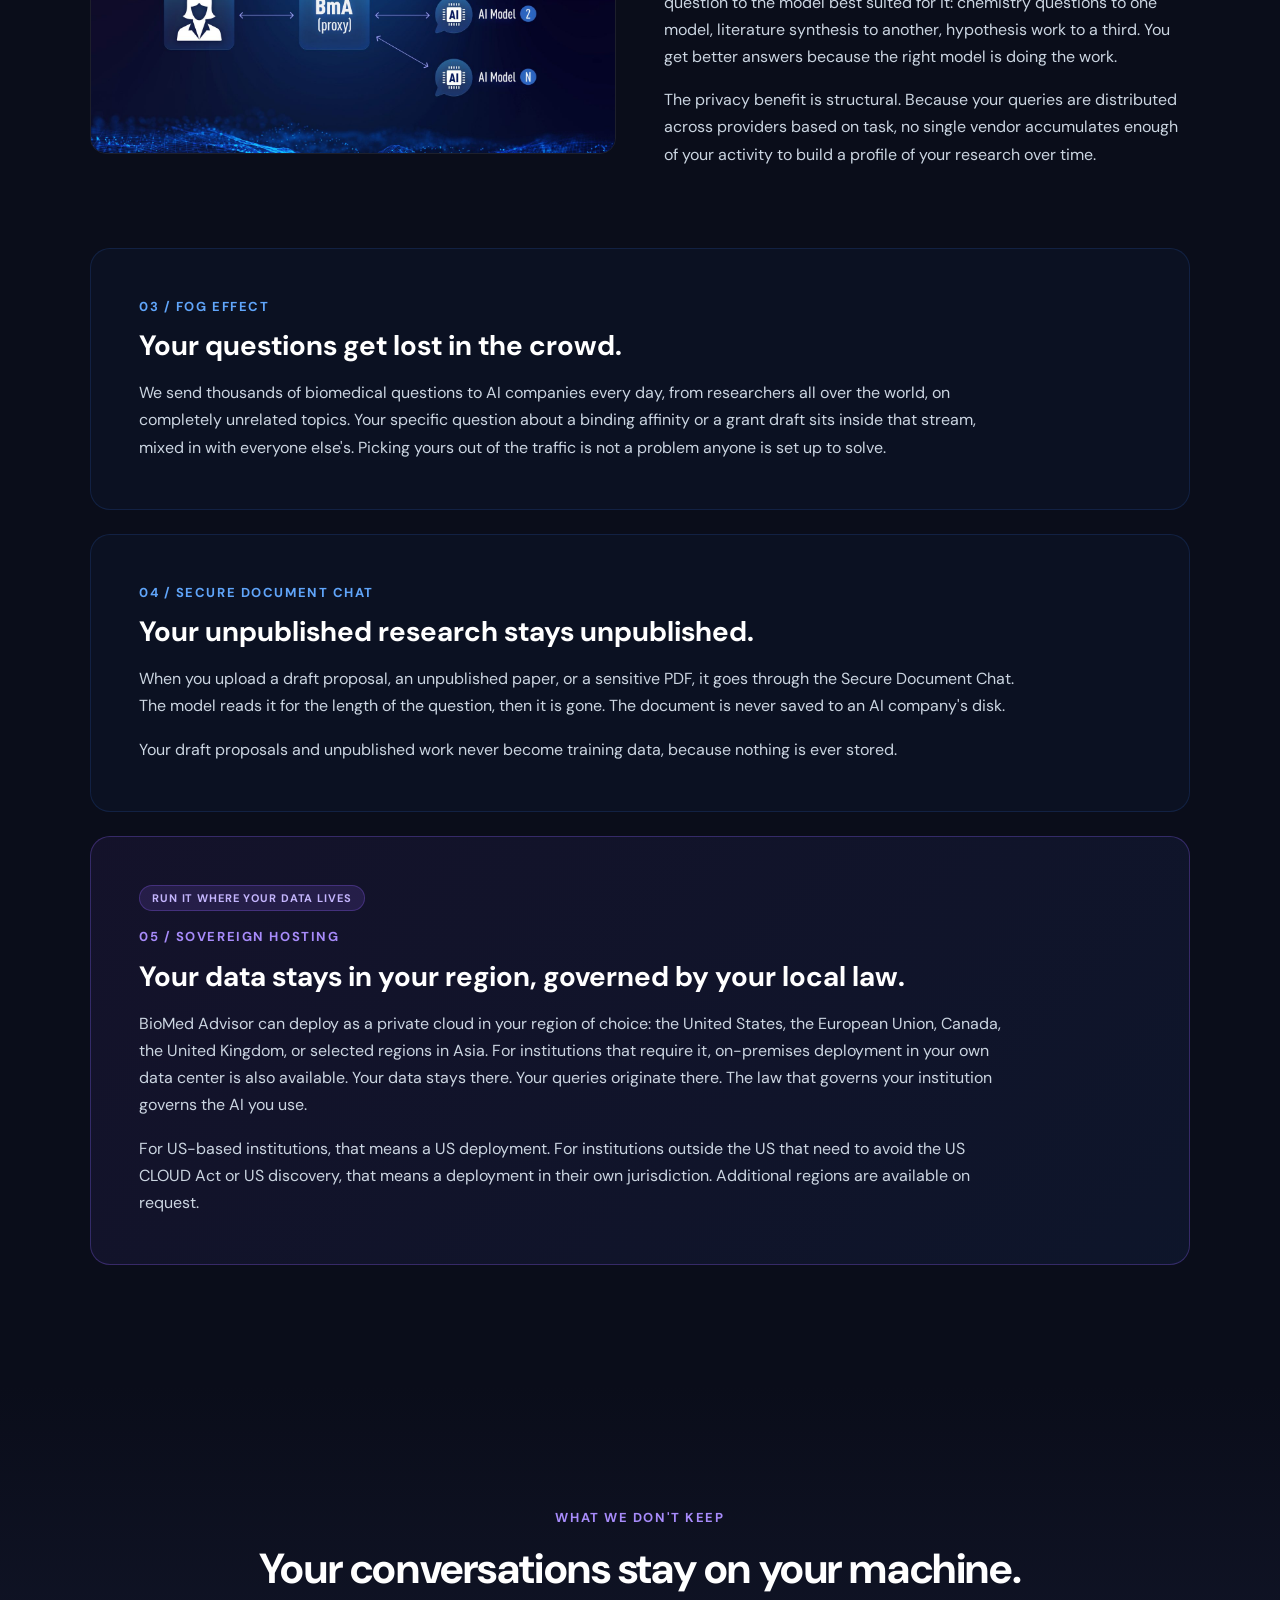
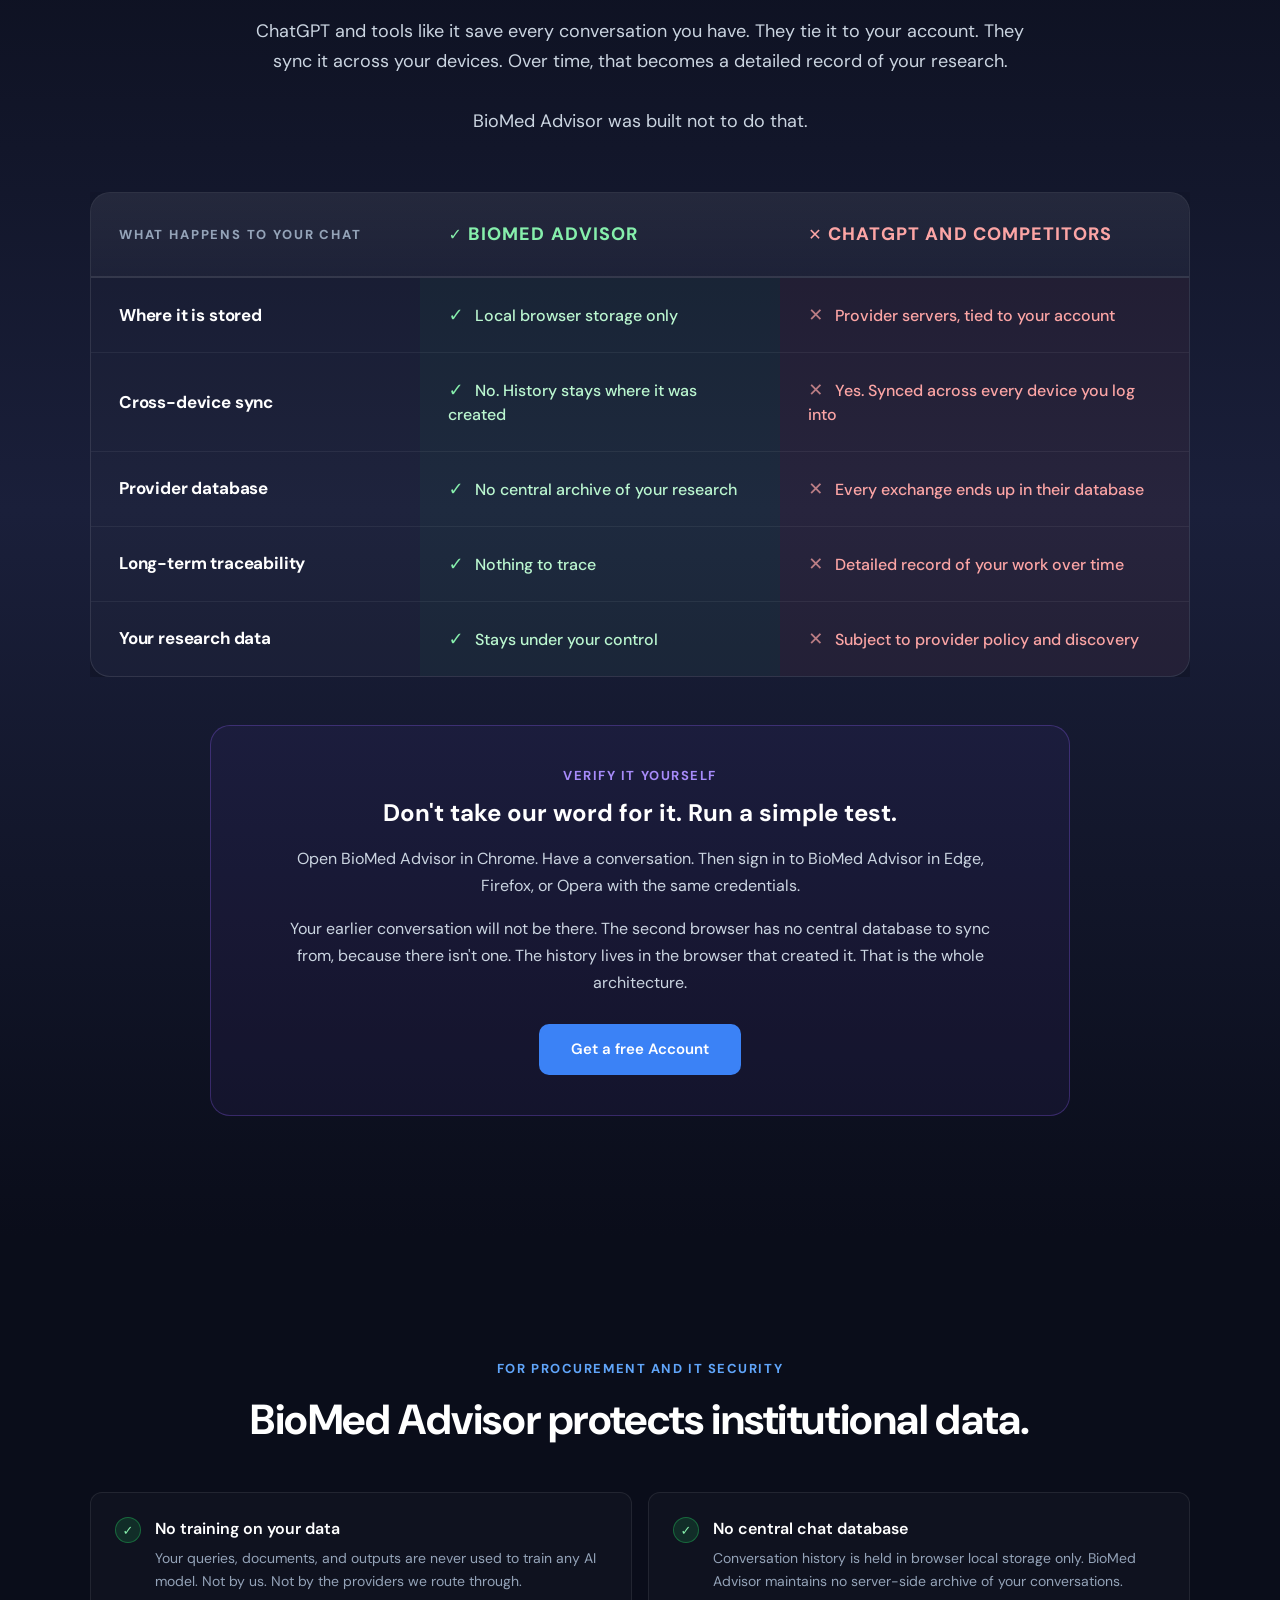
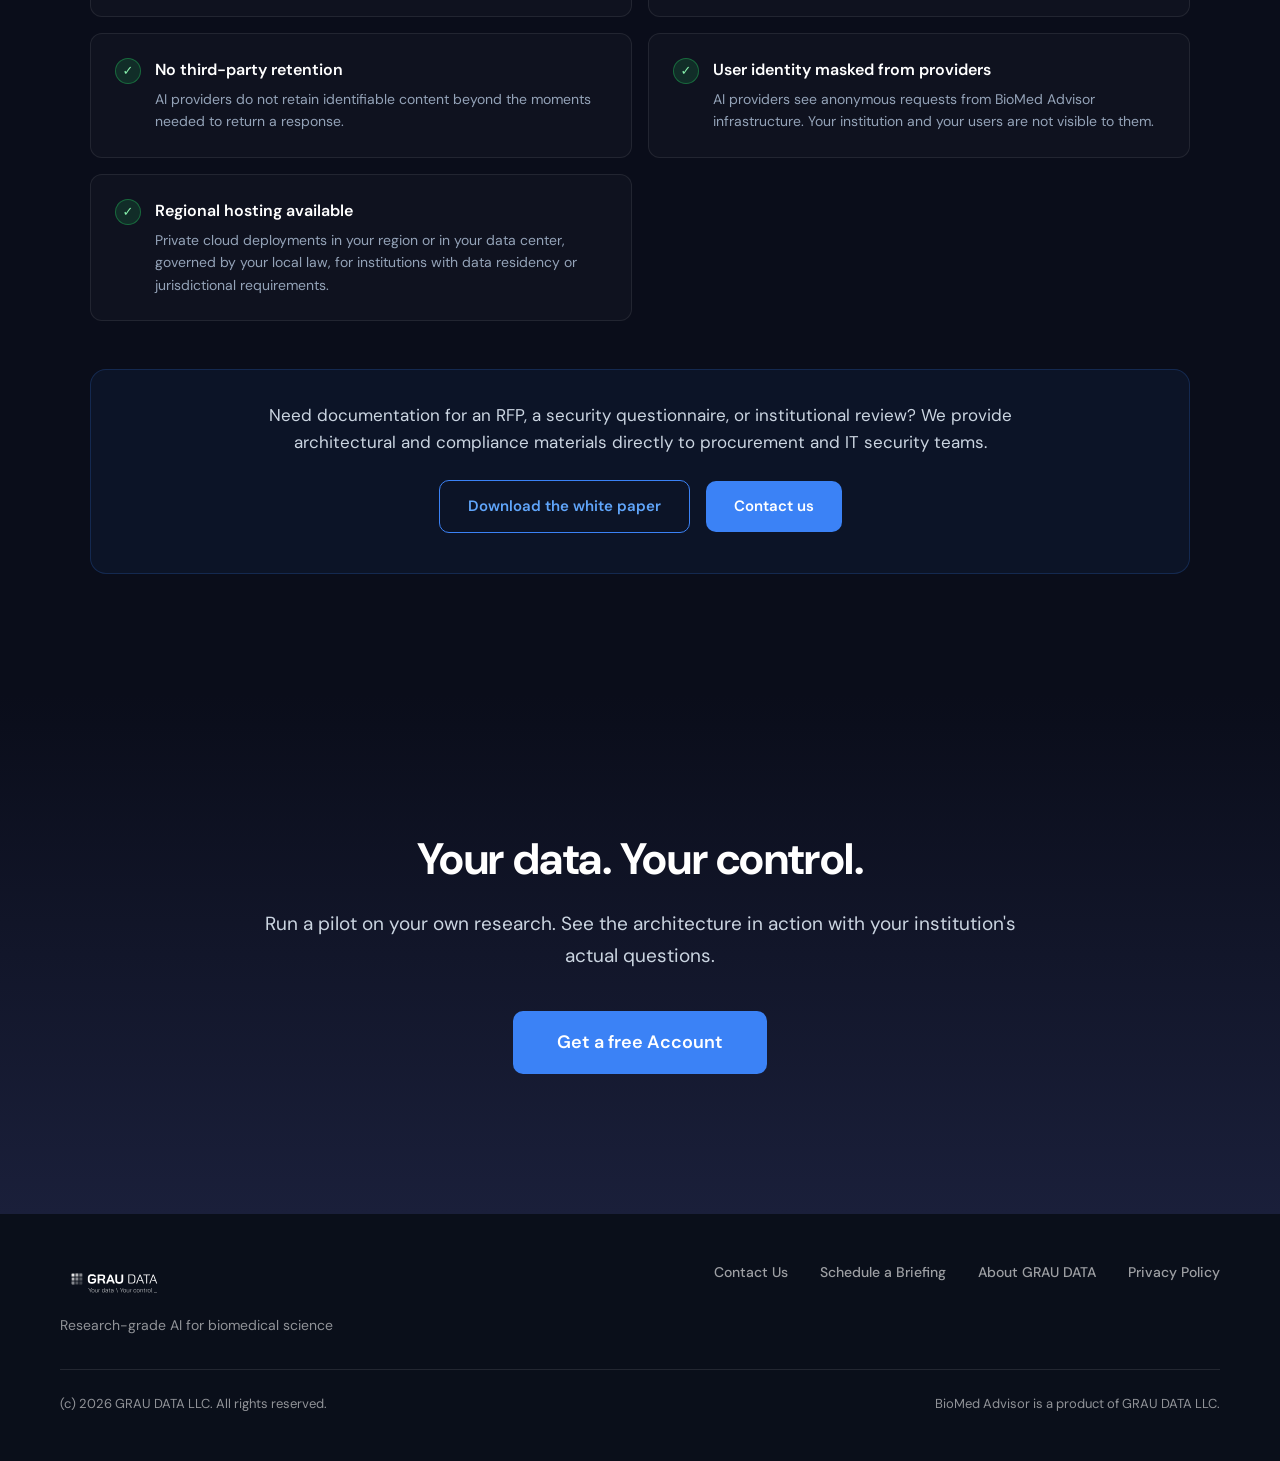
<file: data-sovereignty/index.html>
<!DOCTYPE html>
<html lang="en">
<head>
<meta charset="UTF-8"/>
<meta name="viewport" content="width=device-width,initial-scale=1.0"/>
<title>Data Sovereignty &mdash; BioMed Advisor</title>
<meta name="description" content="Your research should not train someone else's AI. Five protections that make BioMed Advisor the only AI built for researchers who care about data sovereignty."/>
<meta property="og:title" content="Data Sovereignty &mdash; BioMed Advisor"/>
<meta property="og:description" content="Better AI. Not more AI. Private. Verifiable. Data Sovereign."/>
<meta property="og:type" content="website"/>
<meta property="og:url" content="https://biomedadvisor.com/data-sovereignty"/>
<link rel="stylesheet" href="/styles.css"/>
<link rel="preconnect" href="https://fonts.googleapis.com"/>
<link rel="preconnect" href="https://fonts.gstatic.com" crossorigin/>
<link href="https://fonts.googleapis.com/css2?family=DM+Sans:ital,wght@0,300;0,400;0,500;0,600;0,700;1,400&family=DM+Serif+Display:ital@0;1&display=swap" rel="stylesheet"/>
<style>
*{font-family:'DM Sans',system-ui,sans-serif;box-sizing:border-box;margin:0;padding:0;}
body{background:#0a0d1a;color:#fff;overflow-x:hidden;}
h1,h2,h3,h4{font-family:'DM Sans',system-ui,sans-serif;}
.reveal,.reveal-left,.reveal-right{opacity:1;transform:none;transition:opacity 0.6s ease,transform 0.6s ease;}
.reveal.animate{opacity:0;transform:translateY(30px);}
.reveal.animate.visible{opacity:1;transform:translateY(0);}
.reveal-left.animate{opacity:0;transform:translateX(-30px);}
.reveal-left.animate.visible{opacity:1;transform:translateX(0);}
.reveal-right.animate{opacity:0;transform:translateX(30px);}
.reveal-right.animate.visible{opacity:1;transform:translateX(0);}
.delay-1{transition-delay:.1s;}.delay-2{transition-delay:.2s;}.delay-3{transition-delay:.3s;}
.btn-primary{background:#3b82f6;color:#fff;border:none;padding:14px 32px;border-radius:10px;font-weight:600;font-size:16px;cursor:pointer;transition:background 0.15s,transform 0.15s;display:inline-flex;align-items:center;justify-content:center;text-decoration:none;}
.btn-primary:hover{background:#2563eb;}
.btn-primary:active{transform:translateY(1px);}
.btn-secondary{background:transparent;color:#fff;border:1px solid #475569;padding:14px 32px;border-radius:10px;font-weight:600;font-size:16px;cursor:pointer;transition:border-color 0.15s,color 0.15s;display:inline-flex;align-items:center;justify-content:center;text-decoration:none;}
.btn-secondary:hover{border-color:#93c5fd;color:#93c5fd;}
.eyebrow{font-size:13px;font-weight:700;letter-spacing:0.12em;color:#60a5fa;text-transform:uppercase;}
.eyebrow-purple{font-size:13px;font-weight:700;letter-spacing:0.12em;color:#a78bfa;text-transform:uppercase;}
.section-title{font-size:42px;font-weight:700;letter-spacing:-0.01em;line-height:1.15;}
@media(max-width:900px){.section-title{font-size:30px !important;}.hero-title{font-size:40px !important;}}
.hero-title{font-size:56px;font-weight:700;line-height:1.1;letter-spacing:-0.02em;}
.lead{font-size:19px;color:#cbd5e1;line-height:1.65;}
.compare-table{width:100%;border-collapse:separate;border-spacing:0;background:rgba(255,255,255,0.02);border:1px solid rgba(255,255,255,0.1);border-radius:20px;overflow:hidden;box-shadow:0 20px 60px rgba(0,0,0,0.4);}
.compare-table thead tr{background:linear-gradient(180deg,rgba(255,255,255,0.06) 0%,rgba(255,255,255,0.02) 100%);}
.compare-table th{padding:28px 28px;text-align:left;font-size:14px;letter-spacing:0.14em;text-transform:uppercase;font-weight:800;border-bottom:2px solid rgba(255,255,255,0.1);}
.compare-table th.feature-head{color:#94a3b8;font-size:13px;}
.compare-table th.bma{color:#86efac;font-size:18px;letter-spacing:0.06em;}
.compare-table th.trad{color:#fca5a5;font-size:18px;letter-spacing:0.06em;}
.compare-table th.bma::before{content:"\2713  ";font-size:16px;}
.compare-table th.trad::before{content:"\2715  ";font-size:16px;}
.compare-table td{padding:24px 28px;font-size:16px;border-bottom:1px solid rgba(255,255,255,0.06);vertical-align:middle;line-height:1.45;}
.compare-table tr:last-child td{border-bottom:none;}
.compare-table td.feature{font-weight:700;color:#fff;width:30%;font-size:17px;letter-spacing:-0.01em;}
.compare-table td.bma-cell{color:#bbf7d0;font-weight:500;background:rgba(34,197,94,0.04);position:relative;}
.compare-table td.bma-cell::before{content:"\2713";color:#86efac;font-weight:700;margin-right:12px;font-size:18px;display:inline-block;}
.compare-table td.trad-cell{color:#fca5a5;font-weight:500;background:rgba(239,68,68,0.04);position:relative;}
.compare-table td.trad-cell::before{content:"\2715";color:#fca5a5;font-weight:700;margin-right:12px;font-size:18px;display:inline-block;opacity:0.7;}
.compare-table tbody tr{transition:background 0.15s;}
.compare-table tbody tr:hover{background:rgba(255,255,255,0.015);}
.compare-table tbody tr:hover td.bma-cell{background:rgba(34,197,94,0.07);}
.compare-table tbody tr:hover td.trad-cell{background:rgba(239,68,68,0.07);}
@media(max-width:700px){
  .compare-table th,.compare-table td{padding:16px 14px;font-size:13px;}
  .compare-table th.bma,.compare-table th.trad{font-size:14px;}
  .compare-table td.feature{font-size:14px;width:34%;}
  .compare-table td.bma-cell::before,.compare-table td.trad-cell::before{margin-right:6px;font-size:14px;}
}
.pillar-row{display:grid;grid-template-columns:1fr 1fr;gap:48px;align-items:center;margin-bottom:80px;}
@media(max-width:900px){.pillar-row{grid-template-columns:1fr;gap:32px;margin-bottom:56px;}}
.pillar-row.reverse > div:first-child{order:2;}
.pillar-row.reverse > div:last-child{order:1;}
@media(max-width:900px){.pillar-row.reverse > div:first-child,.pillar-row.reverse > div:last-child{order:initial;}}
.pillar-img{width:100%;border-radius:16px;border:1px solid rgba(255,255,255,0.08);display:block;}
.pillar-card{background:rgba(59,130,246,0.04);border:1px solid rgba(59,130,246,0.15);border-radius:20px;padding:48px;margin-bottom:24px;}
@media(max-width:700px){.pillar-card{padding:32px 24px;}}
.pillar-sovereign{background:linear-gradient(135deg,rgba(139,92,246,0.08) 0%,rgba(59,130,246,0.08) 100%);border:1px solid rgba(139,92,246,0.3);border-radius:20px;padding:48px;}
@media(max-width:700px){.pillar-sovereign{padding:32px 24px;}}
.compliance-grid{display:grid;grid-template-columns:1fr 1fr;gap:16px;}
@media(max-width:900px){.compliance-grid{grid-template-columns:1fr;}}
.compliance-card{background:rgba(255,255,255,0.025);border:1px solid rgba(255,255,255,0.08);border-radius:12px;padding:24px;display:flex;gap:14px;}
.compliance-check{flex-shrink:0;width:26px;height:26px;border-radius:9999px;background:rgba(34,197,94,0.15);border:1px solid rgba(34,197,94,0.4);color:#86efac;display:flex;align-items:center;justify-content:center;font-weight:700;font-size:13px;}
.audience-list{max-width:760px;margin:0 auto;padding-left:20px;color:#cbd5e1;line-height:2;font-size:17px;column-count:2;column-gap:48px;}
@media(max-width:700px){.audience-list{column-count:1;font-size:15px;}}
.kicker-trio{display:flex;justify-content:center;flex-wrap:wrap;gap:12px 32px;font-size:15px;font-weight:600;color:#fbbf24;letter-spacing:0.02em;}
.kicker-divider{color:#475569;}
.section{padding:120px 24px;}
@media(max-width:900px){.section{padding:80px 20px;}}
.nav-link{transition:color 0.15s;}
.nav-link:hover{color:#fff;}
.mobile-menu{display:none;}
.mobile-menu.open{display:flex;}
@media(max-width:767px){.desktop-nav{display:none;}.mobile-toggle{display:flex;}}
@media(min-width:768px){.mobile-toggle{display:none;}}

/* FORM INPUT FIX: ensure dark text on white background in modals */
#account-modal input,
#account-modal textarea,
#contact-modal input,
#contact-modal textarea{
  color:#0f172a;
  background:#fff;
}
#account-modal input::placeholder,
#account-modal textarea::placeholder,
#contact-modal input::placeholder,
#contact-modal textarea::placeholder{
  color:#9ca3af;
}
</style>
</head>
<body>

<!-- NAV -->
<nav id="bma-nav" class="sticky top-0 z-50 backdrop-blur-md border-b border-white/5 transition-shadow duration-200" style="background:rgba(10,13,26,0.95);">
  <div class="max-w-7xl mx-auto px-6 py-4 flex items-center justify-between gap-6">
    <a href="/" class="flex items-center no-underline">
      <img src="/assets/bma-logo.png" alt="BioMed Advisor" style="height:36px;width:auto;display:block;"/>
    </a>
    <div class="desktop-nav hidden md:flex items-center gap-7">
      <a href="/grants" class="nav-link text-sm font-medium text-white/70 no-underline">Grants</a>
      <a href="/data-sovereignty" class="nav-link text-sm font-semibold text-white no-underline">Data Sovereignty</a>
      <a href="#" onclick="openWhitePaperModal();return false;" class="nav-link text-sm font-medium text-white/70 no-underline">White Paper</a>
      <button onclick="openAccountModal()" class="text-sm font-semibold text-white px-5 py-2 rounded-lg" style="background:#10b981;border:none;cursor:pointer;">Get a free Account</button>
    </div>
    <button class="mobile-toggle md:hidden text-white" onclick="toggleMobileMenu()" aria-label="Toggle menu">
      <svg class="w-6 h-6" fill="none" viewBox="0 0 24 24" stroke="currentColor"><path stroke-linecap="round" stroke-linejoin="round" stroke-width="2" d="M4 6h16M4 12h16M4 18h16"/></svg>
    </button>
  </div>
  <div id="mobile-menu" class="mobile-menu md:hidden flex-col gap-1 px-6 pb-4" style="background:rgba(10,13,26,0.98);">
    <a href="/grants" class="text-base font-medium text-white/80 py-3 no-underline border-b border-white/5">Grants</a>
    <a href="/data-sovereignty" class="text-base font-semibold text-white py-3 no-underline border-b border-white/5">Data Sovereignty</a>
    <a href="#" onclick="openWhitePaperModal();return false;" class="text-base font-medium text-white/80 py-3 no-underline border-b border-white/5">White Paper</a>
    <button onclick="openAccountModal()" class="mt-3 text-sm font-semibold text-white px-5 py-3 rounded-lg" style="background:#10b981;border:none;cursor:pointer;">Get a free Account</button>
  </div>
</nav>

<!-- HERO -->
<section class="section" style="padding:140px 24px 100px;text-align:center;background:linear-gradient(180deg,#0a0d1a 0%,#111827 100%);">
  <div style="max-width:980px;margin:0 auto;">
    <div class="reveal" style="display:inline-flex;align-items:center;gap:8px;background:rgba(59,130,246,0.1);border:1px solid rgba(59,130,246,0.3);border-radius:9999px;padding:8px 20px;font-size:13px;font-weight:600;margin-bottom:32px;color:#93c5fd;letter-spacing:0.04em;">
      IP AND DATA PROTECTION BY DESIGN
    </div>
    <div class="reveal delay-1" style="font-size:22px;font-weight:500;color:#93c5fd;margin-bottom:16px;">Better AI. Not more AI.</div>
    <h1 class="hero-title reveal delay-1" style="margin:0 auto 28px;max-width:920px;">
      Your research should not train someone else's AI.
    </h1>
    <p class="lead reveal delay-2" style="font-size:20px;max-width:760px;margin:0 auto 36px;">
      Most AI tools were not built for researchers who care about data sovereignty. BioMed Advisor was.
    </p>
    <div class="reveal delay-2 kicker-trio" style="margin-bottom:48px;">
      <span>Private</span>
      <span class="kicker-divider">/</span>
      <span>Verifiable</span>
      <span class="kicker-divider">/</span>
      <span>Data Sovereign</span>
    </div>
    <div class="reveal delay-3" style="display:flex;gap:16px;justify-content:center;flex-wrap:wrap;">
      <button onclick="openAccountModal()" class="btn-primary">Get a free Account</button>
      <a href="https://tidycal.com/graudata/30-minute-meeting-1dleel9" target="_blank" rel="noopener" class="btn-secondary">Schedule a Briefing</a>
    </div>
  </div>
</section>

<!-- AUDIENCE -->
<section class="section" style="padding:80px 24px;background:#0a0d1a;border-top:1px solid rgba(255,255,255,0.05);">
  <div style="max-width:1100px;margin:0 auto;">
    <div class="reveal" style="text-align:center;margin-bottom:40px;">
      <span class="eyebrow">WHO THIS IS FOR</span>
      <h2 class="section-title" style="margin:16px 0 0;font-size:36px;">Designed for institutions that cannot treat AI as a black box.</h2>
    </div>
    <ul class="audience-list reveal delay-1">
      <li>Biomedical research teams and principal investigators</li>
      <li>Research universities and academic medical centers</li>
      <li>Pharmaceutical and life sciences organizations</li>
      <li>CROs and public health organizations</li>
      <li>Government-funded research programs</li>
    </ul>
    <p class="reveal delay-2" style="text-align:center;font-size:15px;color:#94a3b8;font-style:italic;max-width:760px;margin:32px auto 0;line-height:1.6;">Available with private cloud and on-premises deployment for institutions with sovereignty requirements.</p>
  </div>
</section>

<!-- TOPOLOGY -->
<section class="section" style="background:#0a0d1a;border-top:1px solid rgba(255,255,255,0.05);">
  <div style="max-width:1100px;margin:0 auto;">
    <div class="reveal" style="text-align:center;margin-bottom:56px;">
      <span class="eyebrow">ARCHITECTURE</span>
      <h2 class="section-title" style="margin:16px 0 24px;">AI access designed for data sovereignty.</h2>
      <p class="lead" style="font-size:18px;max-width:820px;margin:0 auto;">
        BioMed Advisor is better AI. It protects your data from outside exposure. It masks your identity. You no longer expose your queries directly to the model provider. Your institution gains a control point for policy, governance, and where the system runs.
      </p>
    </div>
    <div class="reveal delay-1" style="overflow-x:auto;">
      <table class="compare-table">
        <thead>
          <tr>
            <th class="feature-head" style="width:30%;">Capability</th>
            <th class="bma">BioMed Advisor</th>
            <th class="trad">Traditional AI Access</th>
          </tr>
        </thead>
        <tbody>
          <tr>
            <td class="feature">User identity</td>
            <td class="bma-cell">Masked behind BioMed Advisor proxy</td>
            <td class="trad-cell">Vendor-visible accounts and usage</td>
          </tr>
          <tr>
            <td class="feature">Model exposure</td>
            <td class="bma-cell">Multi-model fragmentation for privacy and quality</td>
            <td class="trad-cell">Single-model concentration risk</td>
          </tr>
          <tr>
            <td class="feature">Document handling</td>
            <td class="bma-cell">Secure Document Chat workflow</td>
            <td class="trad-cell">Uncontrolled document upload behavior</td>
          </tr>
          <tr>
            <td class="feature">Hosting</td>
            <td class="bma-cell">Private cloud and sovereign hosting options</td>
            <td class="trad-cell">Unclear jurisdictional exposure</td>
          </tr>
          <tr>
            <td class="feature">Connection</td>
            <td class="bma-cell">Proxy-mediated AI interaction</td>
            <td class="trad-cell">Direct user-to-model interaction</td>
          </tr>
        </tbody>
      </table>
    </div>
  </div>
</section>

<!-- FIVE PILLARS INTRO -->
<section class="section" style="padding:120px 24px 60px;background:#0a0d1a;">
  <div class="reveal" style="max-width:1100px;margin:0 auto;text-align:center;">
    <span class="eyebrow">FIVE PROTECTIONS</span>
    <h2 class="section-title" style="margin:16px 0 24px;">Privacy is not a promise. It's the architecture.</h2>
    <p class="lead" style="font-size:18px;color:#94a3b8;max-width:760px;margin:0 auto;">
      Each protection limits what an AI company can see. Together they make it significantly harder for any provider to track your research, identify your team, or piece together what you are working on.
    </p>
  </div>
</section>

<!-- FIVE PILLARS -->
<section class="section" style="padding:0 24px 120px;background:#0a0d1a;">
  <div style="max-width:1100px;margin:0 auto;">

    <div class="pillar-row reveal">
      <div>
        <div class="eyebrow" style="margin-bottom:12px;">01 / PROXY EFFECT</div>
        <h3 style="font-size:28px;font-weight:700;margin-bottom:16px;line-height:1.25;">No accounts. No API keys. No direct line to the AI company.</h3>
        <p style="font-size:16px;color:#cbd5e1;line-height:1.7;margin-bottom:16px;">Your researchers never sign up with OpenAI, Anthropic, or Google. They sign in to BioMed Advisor. We handle the model calls on their behalf, so the AI company never has a record that ties back to your team.</p>
        <p style="font-size:16px;color:#cbd5e1;line-height:1.7;">As far as the AI company can tell, every request comes from BioMed Advisor. Not from your researcher. Not from your institution. That separation is the first line of defense.</p>
      </div>
      <div>
        <img src="/assets/diagram-proxy.jpg" alt="Proxy architecture diagram: direct researcher-to-AI is insecure; routing through BioMed Advisor proxy is secure" loading="lazy" decoding="async" class="pillar-img"/>
      </div>
    </div>

    <div class="pillar-row reverse reveal">
      <div>
        <div class="eyebrow" style="margin-bottom:12px;">02 / FRAGMENTATION EFFECT</div>
        <h3 style="font-size:28px;font-weight:700;margin-bottom:16px;line-height:1.25;">The right model for the question. No one provider sees the whole picture.</h3>
        <p style="font-size:16px;color:#cbd5e1;line-height:1.7;margin-bottom:16px;">No single AI model is best at everything. BioMed Advisor routes each question to the model best suited for it: chemistry questions to one model, literature synthesis to another, hypothesis work to a third. You get better answers because the right model is doing the work.</p>
        <p style="font-size:16px;color:#cbd5e1;line-height:1.7;">The privacy benefit is structural. Because your queries are distributed across providers based on task, no single vendor accumulates enough of your activity to build a profile of your research over time.</p>
      </div>
      <div>
        <img src="/assets/diagram-fragmentation.jpg" alt="Fragmentation effect diagram: queries fan out from BmA proxy to multiple independent AI models" loading="lazy" decoding="async" class="pillar-img"/>
      </div>
    </div>

    <div class="pillar-card reveal">
      <div class="eyebrow" style="margin-bottom:12px;">03 / FOG EFFECT</div>
      <h3 style="font-size:28px;font-weight:700;margin-bottom:16px;line-height:1.25;">Your questions get lost in the crowd.</h3>
      <p style="font-size:16px;color:#cbd5e1;line-height:1.7;max-width:880px;">We send thousands of biomedical questions to AI companies every day, from researchers all over the world, on completely unrelated topics. Your specific question about a binding affinity or a grant draft sits inside that stream, mixed in with everyone else's. Picking yours out of the traffic is not a problem anyone is set up to solve.</p>
    </div>

    <div class="pillar-card reveal">
      <div class="eyebrow" style="margin-bottom:12px;">04 / SECURE DOCUMENT CHAT</div>
      <h3 style="font-size:28px;font-weight:700;margin-bottom:16px;line-height:1.25;">Your unpublished research stays unpublished.</h3>
      <p style="font-size:16px;color:#cbd5e1;line-height:1.7;margin-bottom:16px;max-width:880px;">When you upload a draft proposal, an unpublished paper, or a sensitive PDF, it goes through the Secure Document Chat. The model reads it for the length of the question, then it is gone. The document is never saved to an AI company's disk.</p>
      <p style="font-size:16px;color:#cbd5e1;line-height:1.7;max-width:880px;">Your draft proposals and unpublished work never become training data, because nothing is ever stored.</p>
    </div>

    <div class="pillar-sovereign reveal">
      <div style="display:inline-flex;align-items:center;gap:8px;background:rgba(139,92,246,0.15);border:1px solid rgba(139,92,246,0.3);border-radius:9999px;padding:4px 12px;font-size:11px;font-weight:700;margin-bottom:16px;color:#c4b5fd;letter-spacing:0.08em;text-transform:uppercase;">
        Run it where your data lives
      </div>
      <div class="eyebrow-purple" style="margin-bottom:12px;">05 / SOVEREIGN HOSTING</div>
      <h3 style="font-size:28px;font-weight:700;margin-bottom:16px;line-height:1.25;">Your data stays in your region, governed by your local law.</h3>
      <p style="font-size:16px;color:#cbd5e1;line-height:1.7;margin-bottom:16px;max-width:880px;">BioMed Advisor can deploy as a private cloud in your region of choice: the United States, the European Union, Canada, the United Kingdom, or selected regions in Asia. For institutions that require it, on-premises deployment in your own data center is also available. Your data stays there. Your queries originate there. The law that governs your institution governs the AI you use.</p>
      <p style="font-size:16px;color:#cbd5e1;line-height:1.7;max-width:880px;">For US-based institutions, that means a US deployment. For institutions outside the US that need to avoid the US CLOUD Act or US discovery, that means a deployment in their own jurisdiction. Additional regions are available on request.</p>
    </div>

  </div>
</section>

<!-- LOCAL CHAT HISTORY -->
<section class="section" style="background:linear-gradient(180deg,#0a0d1a 0%,#1a1f3a 50%,#0a0d1a 100%);">
  <div style="max-width:1100px;margin:0 auto;">
    <div class="reveal" style="text-align:center;margin-bottom:56px;">
      <span class="eyebrow-purple">WHAT WE DON'T KEEP</span>
      <h2 class="section-title" style="margin:16px 0 24px;">Your conversations stay on your machine.</h2>
      <p class="lead" style="font-size:18px;max-width:780px;margin:0 auto;">
        ChatGPT and tools like it save every conversation you have. They tie it to your account. They sync it across your devices. Over time, that becomes a detailed record of your research.
        <br/><br/>
        BioMed Advisor was built not to do that.
      </p>
    </div>
    <div class="reveal delay-1" style="overflow-x:auto;margin-bottom:48px;">
      <table class="compare-table">
        <thead>
          <tr>
            <th class="feature-head" style="width:30%;">What happens to your chat</th>
            <th class="bma">BioMed Advisor</th>
            <th class="trad">ChatGPT and competitors</th>
          </tr>
        </thead>
        <tbody>
          <tr>
            <td class="feature">Where it is stored</td>
            <td class="bma-cell">Local browser storage only</td>
            <td class="trad-cell">Provider servers, tied to your account</td>
          </tr>
          <tr>
            <td class="feature">Cross-device sync</td>
            <td class="bma-cell">No. History stays where it was created</td>
            <td class="trad-cell">Yes. Synced across every device you log into</td>
          </tr>
          <tr>
            <td class="feature">Provider database</td>
            <td class="bma-cell">No central archive of your research</td>
            <td class="trad-cell">Every exchange ends up in their database</td>
          </tr>
          <tr>
            <td class="feature">Long-term traceability</td>
            <td class="bma-cell">Nothing to trace</td>
            <td class="trad-cell">Detailed record of your work over time</td>
          </tr>
          <tr>
            <td class="feature">Your research data</td>
            <td class="bma-cell">Stays under your control</td>
            <td class="trad-cell">Subject to provider policy and discovery</td>
          </tr>
        </tbody>
      </table>
    </div>
    <div class="reveal delay-2" style="background:rgba(139,92,246,0.06);border:1px solid rgba(139,92,246,0.3);border-radius:20px;padding:40px;text-align:center;max-width:860px;margin:0 auto;">
      <div class="eyebrow-purple" style="margin-bottom:12px;">VERIFY IT YOURSELF</div>
      <h3 style="font-size:24px;font-weight:700;margin-bottom:16px;line-height:1.3;">Don't take our word for it. Run a simple test.</h3>
      <p style="font-size:16px;color:#cbd5e1;line-height:1.7;margin-bottom:16px;max-width:720px;margin-left:auto;margin-right:auto;">Open BioMed Advisor in Chrome. Have a conversation. Then sign in to BioMed Advisor in Edge, Firefox, or Opera with the same credentials.</p>
      <p style="font-size:16px;color:#cbd5e1;line-height:1.7;max-width:720px;margin:0 auto 28px;">Your earlier conversation will not be there. The second browser has no central database to sync from, because there isn't one. The history lives in the browser that created it. That is the whole architecture.</p>
      <button onclick="openAccountModal()" class="btn-primary" style="padding:14px 32px;font-size:15px;">Get a free Account</button>
    </div>
  </div>
</section>

<!-- COMPLIANCE -->
<section class="section" style="background:#0a0d1a;">
  <div style="max-width:1100px;margin:0 auto;">
    <div class="reveal" style="text-align:center;margin-bottom:48px;">
      <span class="eyebrow">FOR PROCUREMENT AND IT SECURITY</span>
      <h2 class="section-title" style="margin:16px 0 0;">BioMed Advisor protects institutional data.</h2>
    </div>
    <div class="compliance-grid reveal delay-1">
      <div class="compliance-card">
        <div class="compliance-check">&#10003;</div>
        <div>
          <h4 style="font-size:16px;font-weight:600;margin-bottom:6px;">No training on your data</h4>
          <p style="color:#94a3b8;line-height:1.6;font-size:14px;">Your queries, documents, and outputs are never used to train any AI model. Not by us. Not by the providers we route through.</p>
        </div>
      </div>
      <div class="compliance-card">
        <div class="compliance-check">&#10003;</div>
        <div>
          <h4 style="font-size:16px;font-weight:600;margin-bottom:6px;">No central chat database</h4>
          <p style="color:#94a3b8;line-height:1.6;font-size:14px;">Conversation history is held in browser local storage only. BioMed Advisor maintains no server-side archive of your conversations.</p>
        </div>
      </div>
      <div class="compliance-card">
        <div class="compliance-check">&#10003;</div>
        <div>
          <h4 style="font-size:16px;font-weight:600;margin-bottom:6px;">No third-party retention</h4>
          <p style="color:#94a3b8;line-height:1.6;font-size:14px;">AI providers do not retain identifiable content beyond the moments needed to return a response.</p>
        </div>
      </div>
      <div class="compliance-card">
        <div class="compliance-check">&#10003;</div>
        <div>
          <h4 style="font-size:16px;font-weight:600;margin-bottom:6px;">User identity masked from providers</h4>
          <p style="color:#94a3b8;line-height:1.6;font-size:14px;">AI providers see anonymous requests from BioMed Advisor infrastructure. Your institution and your users are not visible to them.</p>
        </div>
      </div>
      <div class="compliance-card">
        <div class="compliance-check">&#10003;</div>
        <div>
          <h4 style="font-size:16px;font-weight:600;margin-bottom:6px;">Regional hosting available</h4>
          <p style="color:#94a3b8;line-height:1.6;font-size:14px;">Private cloud deployments in your region or in your data center, governed by your local law, for institutions with data residency or jurisdictional requirements.</p>
        </div>
      </div>
    </div>
    <div class="reveal delay-2" style="margin-top:48px;padding:32px;background:rgba(59,130,246,0.06);border:1px solid rgba(59,130,246,0.2);border-radius:16px;text-align:center;">
      <p style="font-size:17px;color:#cbd5e1;line-height:1.6;margin-bottom:24px;max-width:760px;margin-left:auto;margin-right:auto;">
        Need documentation for an RFP, a security questionnaire, or institutional review? We provide architectural and compliance materials directly to procurement and IT security teams.
      </p>
      <a href="#" onclick="openWhitePaperModal();return false;" style="display:inline-block;background:transparent;color:#60a5fa;border:1px solid #3b82f6;padding:14px 28px;border-radius:10px;font-size:15px;font-weight:600;text-decoration:none;margin-right:12px;margin-bottom:8px;cursor:pointer;">Download the white paper</a>
      <button onclick="openContactModal()" style="display:inline-block;background:#3b82f6;color:#fff;border:none;padding:14px 28px;border-radius:10px;font-size:15px;font-weight:600;cursor:pointer;margin-bottom:8px;">Contact us</button>
    </div>
  </div>
</section>

<!-- CLOSING CTA -->
<section class="section" style="padding:140px 24px;text-align:center;background:linear-gradient(180deg,#0a0d1a 0%,#1a1f3a 100%);">
  <div class="reveal" style="max-width:760px;margin:0 auto;">
    <h2 class="section-title" style="font-size:44px;margin-bottom:24px;">Your data. Your control.</h2>
    <p class="lead" style="font-size:19px;margin-bottom:40px;">Run a pilot on your own research. See the architecture in action with your institution's actual questions.</p>
    <button onclick="openAccountModal()" class="btn-primary" style="padding:18px 44px;font-size:18px;">Get a free Account</button>
  </div>
</section>

<!-- FOOTER -->
<footer style="background:#0a0f1a;color:rgba(255,255,255,0.55);padding:48px 40px;box-sizing:border-box;">
  <div style="max-width:1160px;margin:0 auto;">
    <div style="display:flex;justify-content:space-between;align-items:flex-start;flex-wrap:wrap;gap:24px;margin-bottom:32px;">
      <div>
        <img src="/assets/grau-logo-white.svg" alt="GRAU DATA" style="height:42px;width:auto;display:block;margin-bottom:10px;"/>
        <div style="font-size:14px;line-height:1.6;">Research-grade AI for biomedical science</div>
      </div>
      <div style="display:flex;gap:32px;flex-wrap:wrap;align-items:center;">
        <a href="#" onclick="openContactModal();return false;" style="color:rgba(255,255,255,0.6);text-decoration:none;font-size:14px;font-weight:500;cursor:pointer;">Contact Us</a>
        <a href="https://tidycal.com/graudata/30-minute-meeting-1dleel9" target="_blank" rel="noopener" style="color:rgba(255,255,255,0.6);text-decoration:none;font-size:14px;font-weight:500;">Schedule a Briefing</a>
        <a href="/about.html" style="color:rgba(255,255,255,0.6);text-decoration:none;font-size:14px;font-weight:500;">About GRAU DATA</a>
        <a href="/privacy.html" style="color:rgba(255,255,255,0.6);text-decoration:none;font-size:14px;font-weight:500;">Privacy Policy</a>
      </div>
    </div>
    <div style="border-top:1px solid rgba(255,255,255,0.1);padding-top:24px;display:flex;justify-content:space-between;flex-wrap:wrap;gap:12px;font-size:13px;">
      <span>(c) 2026 GRAU DATA LLC. All rights reserved.</span>
      <span>BioMed Advisor is a product of GRAU DATA LLC.</span>
    </div>
  </div>
</footer>

<!-- ACCOUNT MODAL -->
<div id="account-modal" style="display:none;position:fixed;inset:0;z-index:9999;align-items:center;justify-content:center;background:rgba(10,25,41,0.85);padding:20px;backdrop-filter:blur(4px);" onclick="if(event.target===this)closeAccountModal();">
  <div style="background:#fff;border-radius:16px;padding:44px 44px 36px;max-width:540px;width:100%;position:relative;box-shadow:0 24px 64px rgba(0,0,0,0.4);max-height:92vh;overflow-y:auto;">
    <button onclick="closeAccountModal()" style="position:absolute;top:16px;right:20px;background:none;border:none;font-size:24px;cursor:pointer;color:#999;line-height:1;padding:4px;" aria-label="Close">&times;</button>
    <div style="text-align:center;margin-bottom:28px;">
      <div style="width:56px;height:56px;background:linear-gradient(135deg,#10b981,#059669);border-radius:16px;display:flex;align-items:center;justify-content:center;margin:0 auto 16px;color:#fff;font-size:20px;font-weight:700;">BmA</div>
      <h3 style="font-family:'DM Serif Display',serif;font-size:26px;color:#0f172a;margin:0 0 8px;font-weight:400;">Get a free Account</h3>
      <p style="font-size:14px;color:#6b7280;margin:0;">Tell us about you. We&apos;ll get you started.</p>
    </div>
    <form id="account-form" action="https://formspree.io/f/xojronob" method="POST" style="display:flex;flex-direction:column;gap:14px;">
      <div style="display:grid;grid-template-columns:1fr 1fr;gap:12px;">
        <div>
          <label style="font-size:13px;font-weight:600;color:#374151;display:block;margin-bottom:6px;">First Name *</label>
          <input name="first_name" required placeholder="Jane" style="width:100%;padding:11px 14px;border:2px solid #e5e7eb;border-radius:10px;font-size:15px;outline:none;box-sizing:border-box;" onfocus="this.style.borderColor='#10b981'" onblur="this.style.borderColor='#e5e7eb'"/>
        </div>
        <div>
          <label style="font-size:13px;font-weight:600;color:#374151;display:block;margin-bottom:6px;">Last Name *</label>
          <input name="last_name" required placeholder="Smith" style="width:100%;padding:11px 14px;border:2px solid #e5e7eb;border-radius:10px;font-size:15px;outline:none;box-sizing:border-box;" onfocus="this.style.borderColor='#10b981'" onblur="this.style.borderColor='#e5e7eb'"/>
        </div>
      </div>
      <div>
        <label style="font-size:13px;font-weight:600;color:#374151;display:block;margin-bottom:6px;">Institution *</label>
        <input name="institution" required placeholder="University of..." style="width:100%;padding:11px 14px;border:2px solid #e5e7eb;border-radius:10px;font-size:15px;outline:none;box-sizing:border-box;" onfocus="this.style.borderColor='#10b981'" onblur="this.style.borderColor='#e5e7eb'"/>
      </div>
      <div>
        <label style="font-size:13px;font-weight:600;color:#374151;display:block;margin-bottom:6px;">Position / Title *</label>
        <input name="position" required placeholder="Principal Investigator, Researcher..." style="width:100%;padding:11px 14px;border:2px solid #e5e7eb;border-radius:10px;font-size:15px;outline:none;box-sizing:border-box;" onfocus="this.style.borderColor='#10b981'" onblur="this.style.borderColor='#e5e7eb'"/>
      </div>
      <div>
        <label style="font-size:13px;font-weight:600;color:#374151;display:block;margin-bottom:6px;">Email Address *</label>
        <input name="email" type="email" required placeholder="jane@university.edu" style="width:100%;padding:11px 14px;border:2px solid #e5e7eb;border-radius:10px;font-size:15px;outline:none;box-sizing:border-box;" onfocus="this.style.borderColor='#10b981'" onblur="this.style.borderColor='#e5e7eb'"/>
      </div>
      <div>
        <label style="font-size:13px;font-weight:600;color:#374151;display:block;margin-bottom:6px;">Phone *</label>
        <input name="phone" type="tel" required placeholder="+1 555 555 5555" style="width:100%;padding:11px 14px;border:2px solid #e5e7eb;border-radius:10px;font-size:15px;outline:none;box-sizing:border-box;" onfocus="this.style.borderColor='#10b981'" onblur="this.style.borderColor='#e5e7eb'"/>
      </div>
      <input type="hidden" name="source" value="data-sovereignty-account"/>
      <button type="submit" style="width:100%;padding:15px;background:linear-gradient(135deg,#10b981,#059669);color:white;font-size:16px;font-weight:600;border:none;border-radius:12px;cursor:pointer;box-shadow:0 8px 24px rgba(16,185,129,0.4);margin-top:4px;">Get Free Access</button>
      <p style="text-align:center;font-size:12px;color:#9ca3af;margin:4px 0 0;line-height:1.5;">By submitting, you accept to be contacted by GRAU DATA.</p>
    </form>
    <div id="account-success" style="display:none;text-align:center;padding:24px 0;">
      <div style="font-size:48px;margin-bottom:16px;">&#x1F389;</div>
      <h3 style="font-family:'DM Serif Display',serif;font-size:24px;color:#0f172a;margin:0 0 8px;font-weight:400;">You&apos;re in!</h3>
      <p style="color:#6b7280;font-size:15px;">A member of the GRAU DATA team will contact you shortly. Welcome to BioMed Advisor.</p>
    </div>
  </div>
</div>

<!-- CONTACT MODAL -->
<div id="contact-modal" style="display:none;position:fixed;inset:0;z-index:9999;align-items:center;justify-content:center;background:rgba(10,25,41,0.85);padding:20px;backdrop-filter:blur(4px);" onclick="if(event.target===this)closeContactModal();">
  <div style="background:#fff;border-radius:16px;padding:44px 44px 36px;max-width:540px;width:100%;position:relative;box-shadow:0 24px 64px rgba(0,0,0,0.4);max-height:92vh;overflow-y:auto;">
    <button onclick="closeContactModal()" style="position:absolute;top:16px;right:20px;background:none;border:none;font-size:24px;cursor:pointer;color:#999;line-height:1;padding:4px;" aria-label="Close">&times;</button>
    <div style="text-align:center;margin-bottom:28px;">
      <div style="width:56px;height:56px;background:linear-gradient(135deg,#3b82f6,#2563eb);border-radius:16px;display:flex;align-items:center;justify-content:center;margin:0 auto 16px;color:#fff;font-size:20px;font-weight:700;">BmA</div>
      <h3 style="font-family:'DM Serif Display',serif;font-size:26px;color:#0f172a;margin:0 0 8px;font-weight:400;">Contact Us</h3>
      <p style="font-size:14px;color:#6b7280;margin:0;">Send us a message and we&apos;ll respond promptly.</p>
    </div>
    <form id="contact-form" action="https://formspree.io/f/mojnopqw" method="POST" style="display:flex;flex-direction:column;gap:14px;">
      <div>
        <label style="font-size:13px;font-weight:600;color:#374151;display:block;margin-bottom:6px;">Name *</label>
        <input name="name" required placeholder="Jane Smith" style="width:100%;padding:11px 14px;border:2px solid #e5e7eb;border-radius:10px;font-size:15px;outline:none;box-sizing:border-box;" onfocus="this.style.borderColor='#3b82f6'" onblur="this.style.borderColor='#e5e7eb'"/>
      </div>
      <div>
        <label style="font-size:13px;font-weight:600;color:#374151;display:block;margin-bottom:6px;">Email Address *</label>
        <input name="email" type="email" required placeholder="jane@university.edu" style="width:100%;padding:11px 14px;border:2px solid #e5e7eb;border-radius:10px;font-size:15px;outline:none;box-sizing:border-box;" onfocus="this.style.borderColor='#3b82f6'" onblur="this.style.borderColor='#e5e7eb'"/>
      </div>
      <div>
        <label style="font-size:13px;font-weight:600;color:#374151;display:block;margin-bottom:6px;">Subject *</label>
        <input name="subject" required placeholder="How can we help?" style="width:100%;padding:11px 14px;border:2px solid #e5e7eb;border-radius:10px;font-size:15px;outline:none;box-sizing:border-box;" onfocus="this.style.borderColor='#3b82f6'" onblur="this.style.borderColor='#e5e7eb'"/>
      </div>
      <div>
        <label style="font-size:13px;font-weight:600;color:#374151;display:block;margin-bottom:6px;">Message *</label>
        <textarea name="message" required rows="5" placeholder="Tell us what you need..." style="width:100%;padding:11px 14px;border:2px solid #e5e7eb;border-radius:10px;font-size:15px;outline:none;box-sizing:border-box;resize:vertical;font-family:inherit;" onfocus="this.style.borderColor='#3b82f6'" onblur="this.style.borderColor='#e5e7eb'"></textarea>
      </div>
      <input type="hidden" name="source" value="data-sovereignty-contact"/>
      <button type="submit" style="width:100%;padding:15px;background:linear-gradient(135deg,#3b82f6,#2563eb);color:white;font-size:16px;font-weight:600;border:none;border-radius:12px;cursor:pointer;box-shadow:0 8px 24px rgba(59,130,246,0.4);margin-top:4px;">Send Message</button>
      <p style="text-align:center;font-size:12px;color:#9ca3af;margin:4px 0 0;line-height:1.5;">By submitting, you accept to be contacted by GRAU DATA.</p>
    </form>
    <div id="contact-success" style="display:none;text-align:center;padding:24px 0;">
      <div style="font-size:48px;margin-bottom:16px;">&#x2713;</div>
      <h3 style="font-family:'DM Serif Display',serif;font-size:24px;color:#0f172a;margin:0 0 8px;font-weight:400;">Message sent!</h3>
      <p style="color:#6b7280;font-size:15px;">A member of the GRAU DATA team will be in touch shortly.</p>
    </div>
  </div>
</div>

<!-- WHITE PAPER MODAL -->
<div id="whitepaper-modal" style="display:none;position:fixed;inset:0;z-index:9999;align-items:center;justify-content:center;background:rgba(10,25,41,0.85);padding:20px;backdrop-filter:blur(4px);" onclick="if(event.target===this)closeWhitePaperModal();">
  <div style="background:#fff;border-radius:16px;padding:44px 44px 36px;max-width:540px;width:100%;position:relative;box-shadow:0 24px 64px rgba(0,0,0,0.4);max-height:92vh;overflow-y:auto;">
    <button onclick="closeWhitePaperModal()" style="position:absolute;top:16px;right:20px;background:none;border:none;font-size:24px;cursor:pointer;color:#999;line-height:1;padding:4px;" aria-label="Close">&times;</button>
    <div style="text-align:center;margin-bottom:28px;">
      <div style="width:56px;height:56px;background:linear-gradient(135deg,#8b5cf6,#6d28d9);border-radius:16px;display:flex;align-items:center;justify-content:center;margin:0 auto 16px;color:#fff;font-size:20px;font-weight:700;">BmA</div>
      <h3 style="font-family:'DM Serif Display',serif;font-size:26px;color:#0f172a;margin:0 0 8px;font-weight:400;">Download the White Paper</h3>
      <p style="font-size:14px;color:#6b7280;margin:0;">Research-grade AI: BioMed Advisor. Tell us about you and the PDF will open in a new tab.</p>
    </div>
    <form id="whitepaper-form" action="https://formspree.io/f/xojronob" method="POST" style="display:flex;flex-direction:column;gap:14px;">
      <div style="display:grid;grid-template-columns:1fr 1fr;gap:12px;">
        <div>
          <label style="font-size:13px;font-weight:600;color:#374151;display:block;margin-bottom:6px;">First Name *</label>
          <input name="first_name" required placeholder="Jane" style="width:100%;padding:11px 14px;border:2px solid #e5e7eb;border-radius:10px;font-size:15px;outline:none;box-sizing:border-box;" onfocus="this.style.borderColor='#8b5cf6'" onblur="this.style.borderColor='#e5e7eb'"/>
        </div>
        <div>
          <label style="font-size:13px;font-weight:600;color:#374151;display:block;margin-bottom:6px;">Last Name *</label>
          <input name="last_name" required placeholder="Smith" style="width:100%;padding:11px 14px;border:2px solid #e5e7eb;border-radius:10px;font-size:15px;outline:none;box-sizing:border-box;" onfocus="this.style.borderColor='#8b5cf6'" onblur="this.style.borderColor='#e5e7eb'"/>
        </div>
      </div>
      <div>
        <label style="font-size:13px;font-weight:600;color:#374151;display:block;margin-bottom:6px;">Institution *</label>
        <input name="institution" required placeholder="University of..." style="width:100%;padding:11px 14px;border:2px solid #e5e7eb;border-radius:10px;font-size:15px;outline:none;box-sizing:border-box;" onfocus="this.style.borderColor='#8b5cf6'" onblur="this.style.borderColor='#e5e7eb'"/>
      </div>
      <div>
        <label style="font-size:13px;font-weight:600;color:#374151;display:block;margin-bottom:6px;">Position / Title *</label>
        <input name="position" required placeholder="Principal Investigator, Researcher..." style="width:100%;padding:11px 14px;border:2px solid #e5e7eb;border-radius:10px;font-size:15px;outline:none;box-sizing:border-box;" onfocus="this.style.borderColor='#8b5cf6'" onblur="this.style.borderColor='#e5e7eb'"/>
      </div>
      <div>
        <label style="font-size:13px;font-weight:600;color:#374151;display:block;margin-bottom:6px;">Email Address *</label>
        <input name="email" type="email" required placeholder="jane@university.edu" style="width:100%;padding:11px 14px;border:2px solid #e5e7eb;border-radius:10px;font-size:15px;outline:none;box-sizing:border-box;" onfocus="this.style.borderColor='#8b5cf6'" onblur="this.style.borderColor='#e5e7eb'"/>
      </div>
      <div>
        <label style="font-size:13px;font-weight:600;color:#374151;display:block;margin-bottom:6px;">Phone</label>
        <input name="phone" type="tel" placeholder="+1 555 555 5555" style="width:100%;padding:11px 14px;border:2px solid #e5e7eb;border-radius:10px;font-size:15px;outline:none;box-sizing:border-box;" onfocus="this.style.borderColor='#8b5cf6'" onblur="this.style.borderColor='#e5e7eb'"/>
      </div>
      <input type="hidden" name="source" value="data-sovereignty-whitepaper-download"/>
      <input type="hidden" name="_subject" value="White Paper Download - BioMed Advisor"/>
      <button type="submit" style="width:100%;padding:15px;background:linear-gradient(135deg,#8b5cf6,#6d28d9);color:white;font-size:16px;font-weight:600;border:none;border-radius:12px;cursor:pointer;box-shadow:0 8px 24px rgba(139,92,246,0.4);margin-top:4px;">Download White Paper</button>
      <p style="text-align:center;font-size:12px;color:#9ca3af;margin:4px 0 0;line-height:1.5;">By submitting, you accept to be contacted by GRAU DATA.</p>
    </form>
    <div id="whitepaper-success" style="display:none;text-align:center;padding:24px 0;">
      <div style="font-size:48px;margin-bottom:16px;">&#x1F4C4;</div>
      <h3 style="font-family:'DM Serif Display',serif;font-size:24px;color:#0f172a;margin:0 0 8px;font-weight:400;">Thank you!</h3>
      <p style="color:#6b7280;font-size:15px;margin-bottom:16px;">Your download is opening in a new tab. If it doesn't open automatically, click below.</p>
      <a id="whitepaper-fallback-link" href="/assets/Research-Grade%20AI_%20BioMed_Advisor_White_Paper.pdf" target="_blank" rel="noopener" style="display:inline-block;background:#8b5cf6;color:#fff;padding:12px 24px;border-radius:10px;font-size:15px;font-weight:600;text-decoration:none;">Open the White Paper</a>
    </div>
  </div>
</div>

<script>
// Scroll reveal
var observer = new IntersectionObserver(function(entries){
  entries.forEach(function(entry){ if(entry.isIntersecting) entry.target.classList.add('visible'); });
}, {threshold:0.1, rootMargin:'-50px'});
document.querySelectorAll('.reveal,.reveal-left,.reveal-right').forEach(function(el){
  el.classList.add('animate');
  observer.observe(el);
});

// Nav scroll shadow
var nav = document.getElementById('bma-nav');
function updateNavShadow(){
  if(!nav) return;
  nav.style.boxShadow = window.scrollY > 8 ? '0 8px 24px rgba(0,0,0,0.35)' : 'none';
}
window.addEventListener('scroll', updateNavShadow, {passive:true});
updateNavShadow();

function toggleMobileMenu(){
  document.getElementById('mobile-menu').classList.toggle('open');
}

function openAccountModal(){
  document.getElementById('account-modal').style.display='flex';
  document.body.style.overflow='hidden';
  document.getElementById('mobile-menu').classList.remove('open');
}
function closeAccountModal(){
  document.getElementById('account-modal').style.display='none';
  document.body.style.overflow='';
}
function openContactModal(){
  document.getElementById('contact-modal').style.display='flex';
  document.body.style.overflow='hidden';
  document.getElementById('mobile-menu').classList.remove('open');
}
function closeContactModal(){
  document.getElementById('contact-modal').style.display='none';
  document.body.style.overflow='';
}
function openWhitePaperModal(){
  document.getElementById('whitepaper-modal').style.display='flex';
  document.body.style.overflow='hidden';
  document.getElementById('mobile-menu').classList.remove('open');
}
function closeWhitePaperModal(){
  document.getElementById('whitepaper-modal').style.display='none';
  document.body.style.overflow='';
}
document.addEventListener('keydown', function(e){
  if(e.key==='Escape'){ closeAccountModal(); closeContactModal(); closeWhitePaperModal(); }
});

function wireForm(formId, successId){
  var form = document.getElementById(formId);
  if(!form) return;
  form.addEventListener('submit', async function(e){
    e.preventDefault();
    var btn = this.querySelector('button[type=submit]');
    var originalText = btn.textContent;
    btn.textContent = 'Submitting...';
    btn.disabled = true;
    try {
      var res = await fetch(this.action, {
        method: 'POST',
        body: new FormData(this),
        headers: {'Accept':'application/json'}
      });
      if(res.ok){
        this.style.display = 'none';
        document.getElementById(successId).style.display = 'block';
      } else {
        btn.textContent = 'Error - please try again';
        btn.disabled = false;
        setTimeout(function(){ btn.textContent = originalText; }, 3000);
      }
    } catch(err){
      btn.textContent = 'Error - please try again';
      btn.disabled = false;
      setTimeout(function(){ btn.textContent = originalText; }, 3000);
    }
  });
}
wireForm('account-form', 'account-success');
wireForm('contact-form', 'contact-success');

// White paper form: same flow as wireForm, but also opens the PDF on success
(function(){
  var form = document.getElementById('whitepaper-form');
  if(!form) return;
  var pdfUrl = '/assets/Research-Grade%20AI_%20BioMed_Advisor_White_Paper.pdf';
  form.addEventListener('submit', async function(e){
    e.preventDefault();
    var btn = this.querySelector('button[type=submit]');
    var originalText = btn.textContent;
    btn.textContent = 'Submitting...';
    btn.disabled = true;
    try {
      var res = await fetch(this.action, {
        method: 'POST',
        body: new FormData(this),
        headers: {'Accept':'application/json'}
      });
      if(res.ok){
        this.style.display = 'none';
        document.getElementById('whitepaper-success').style.display = 'block';
        // Open the PDF in a new tab. Some popup blockers may block this; the fallback link is shown in the success panel.
        window.open(pdfUrl, '_blank', 'noopener');
      } else {
        btn.textContent = 'Error - please try again';
        btn.disabled = false;
        setTimeout(function(){ btn.textContent = originalText; }, 3000);
      }
    } catch(err){
      btn.textContent = 'Error - please try again';
      btn.disabled = false;
      setTimeout(function(){ btn.textContent = originalText; }, 3000);
    }
  });
})();
</script>

</body>
</html>
</file>
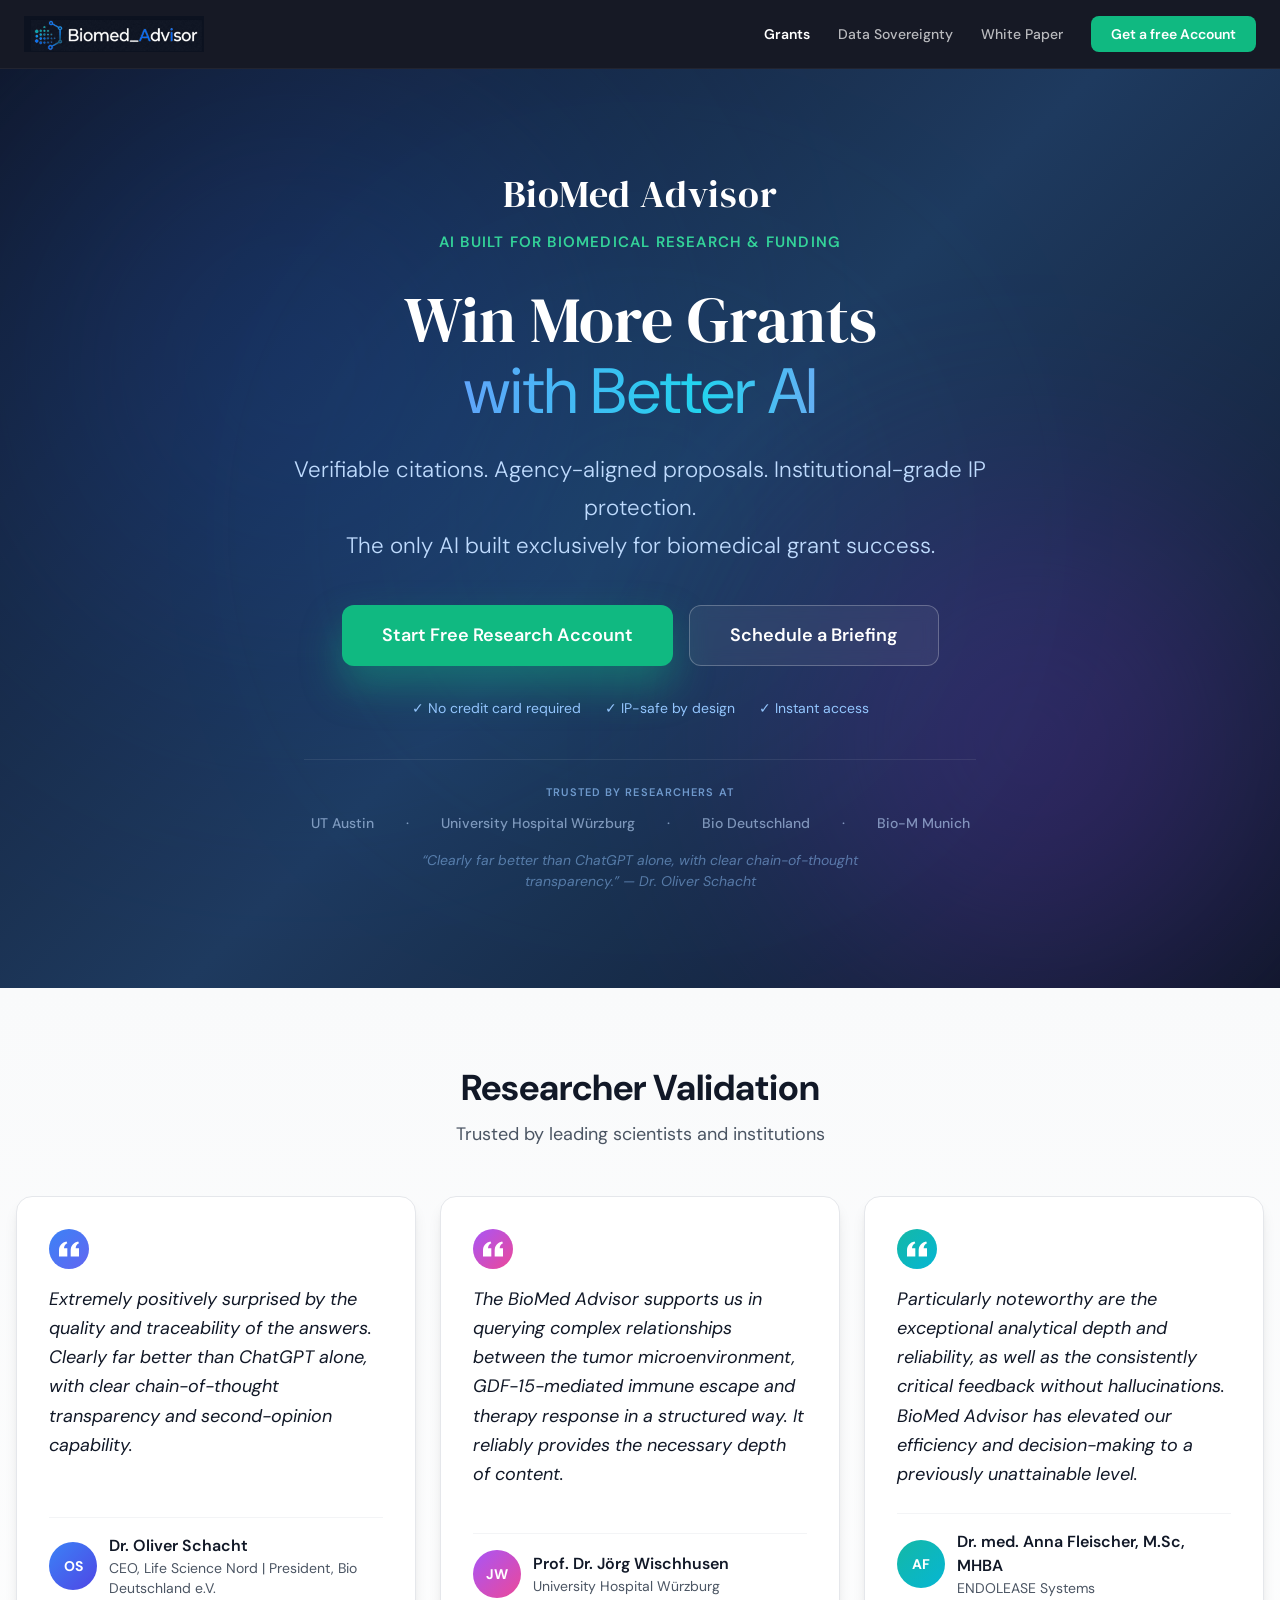
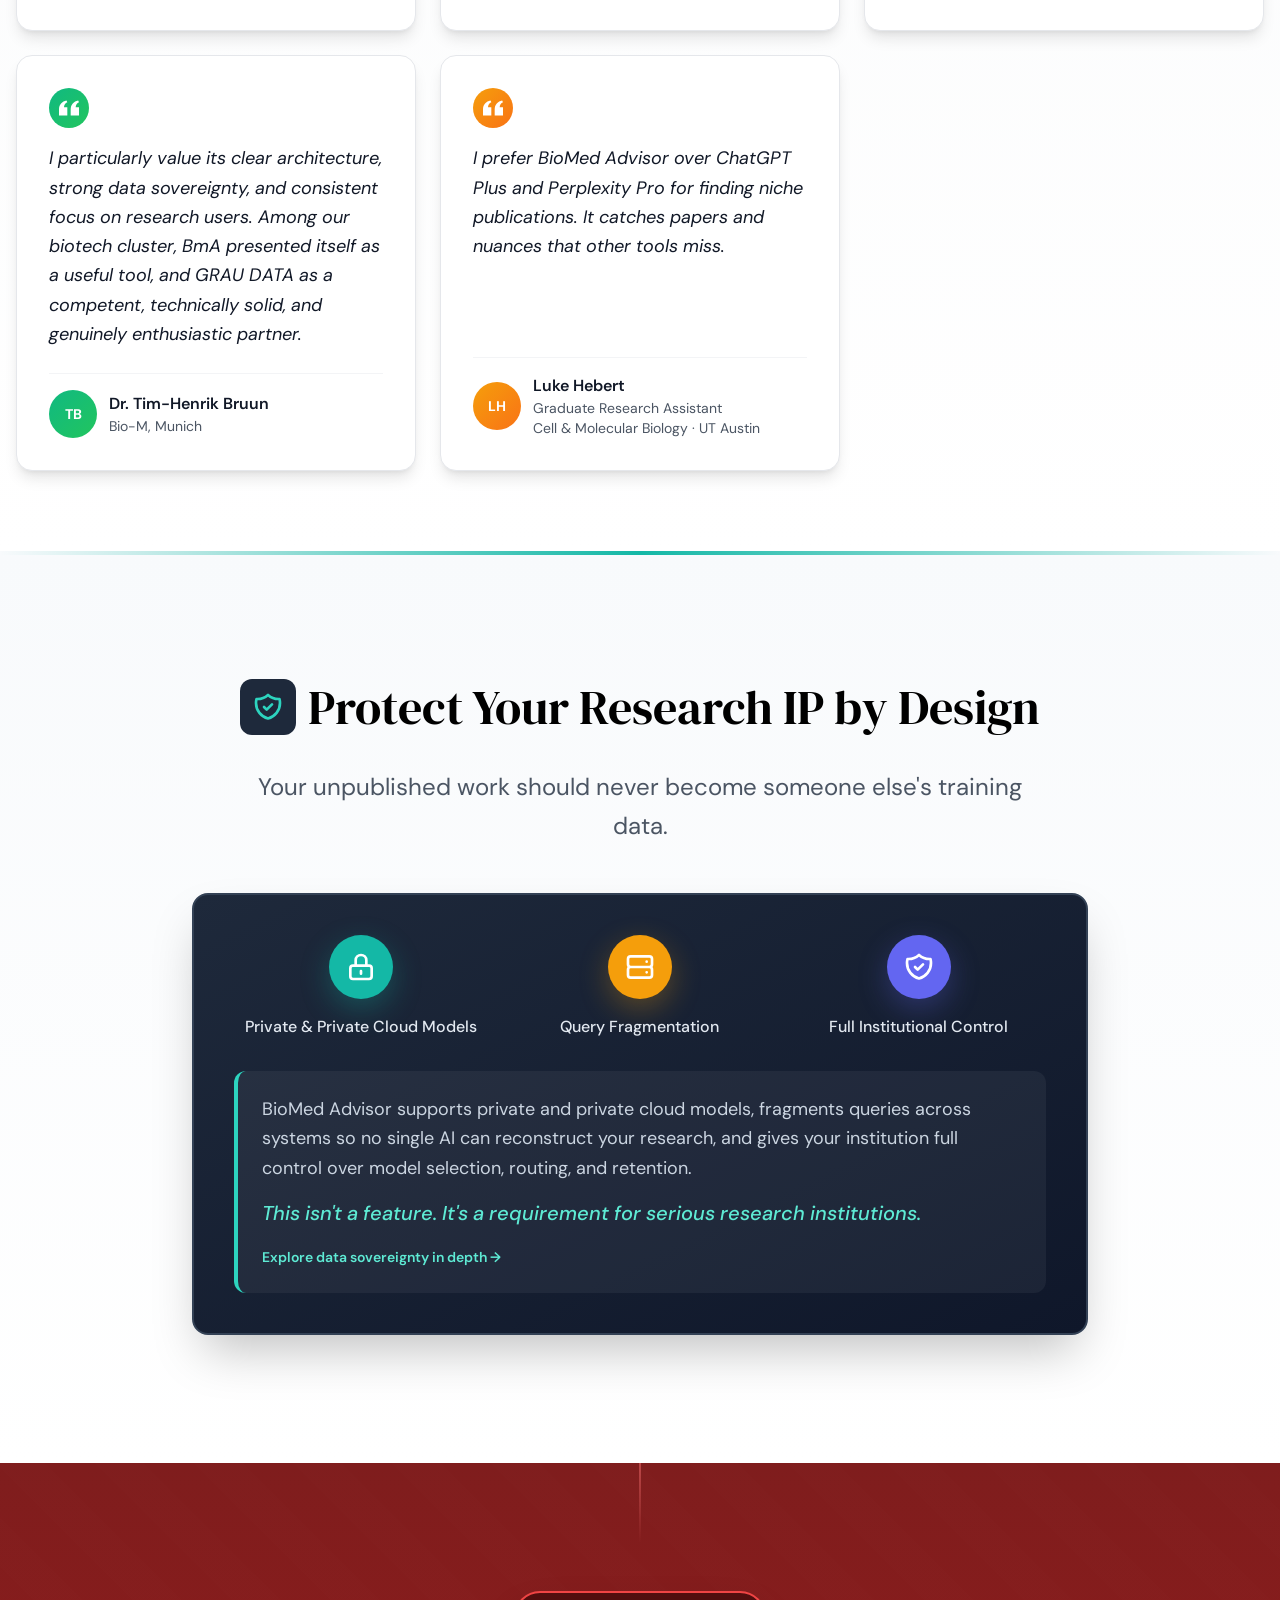
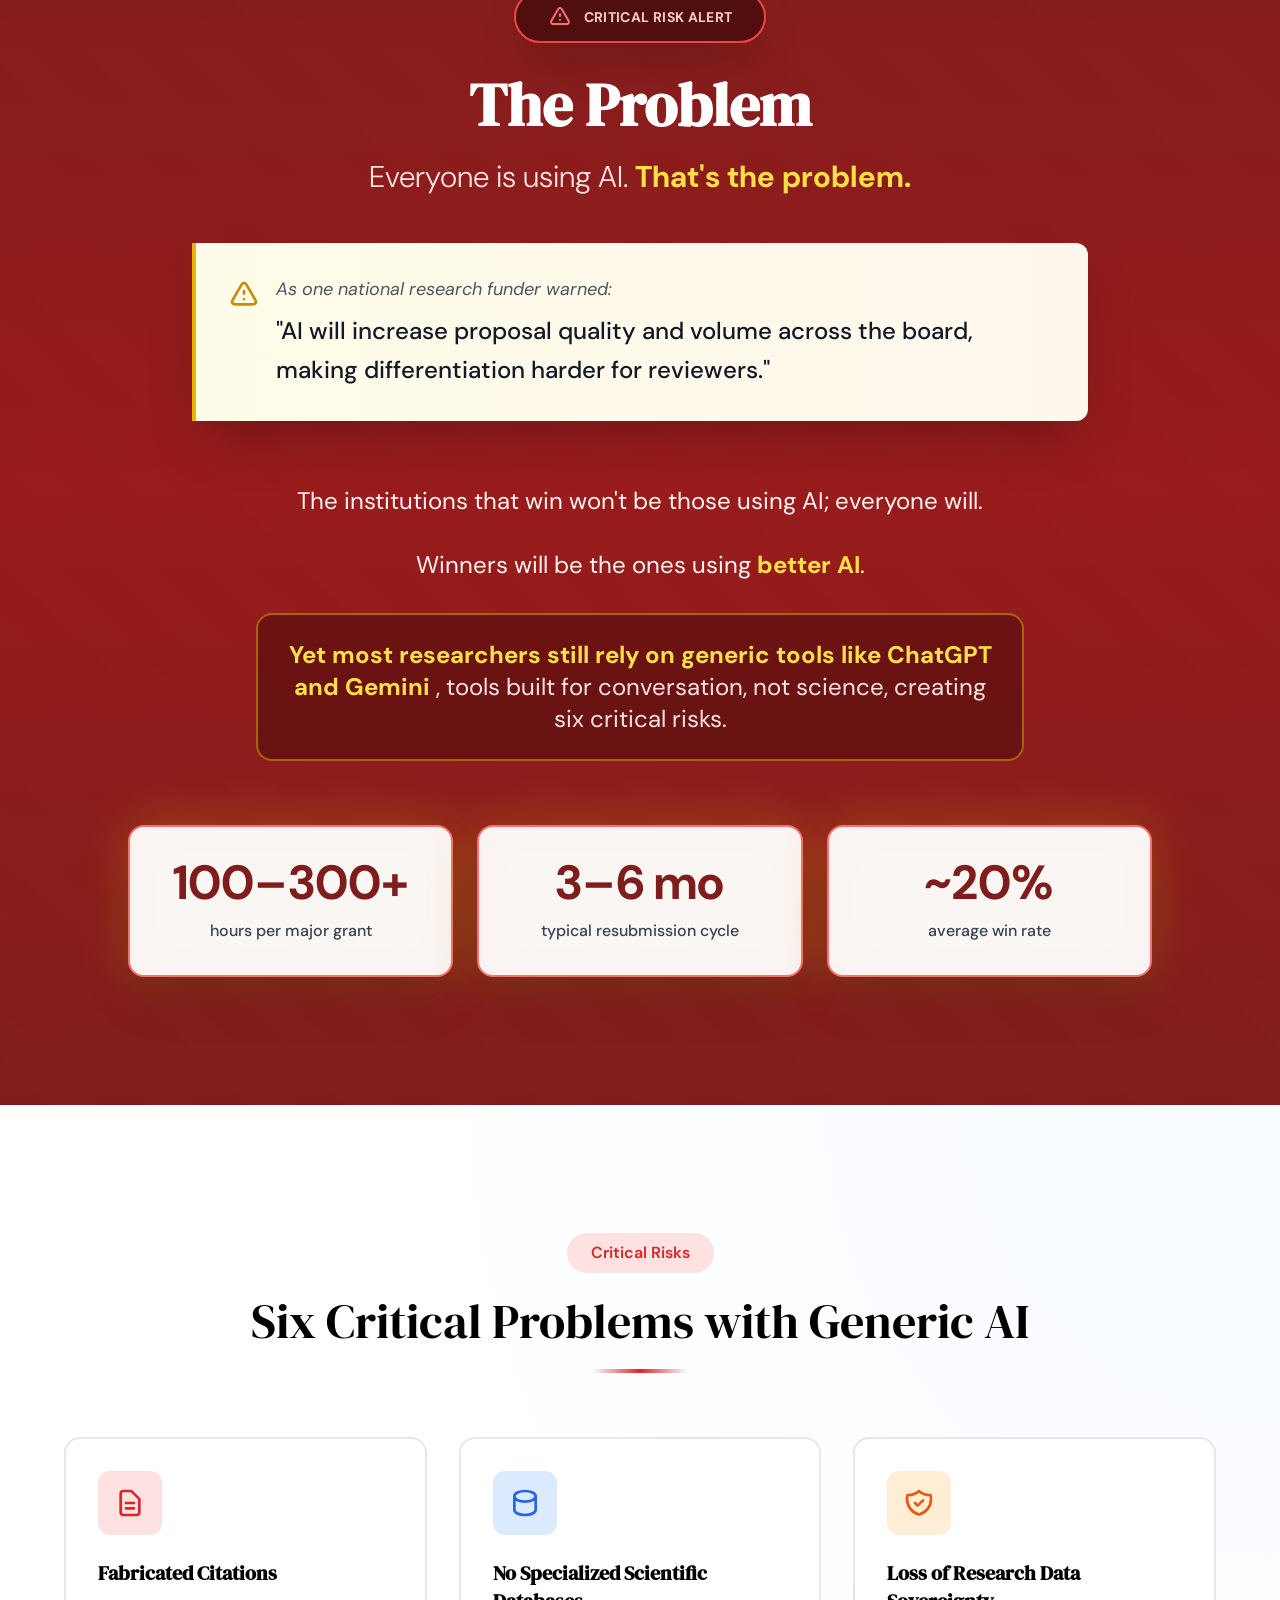
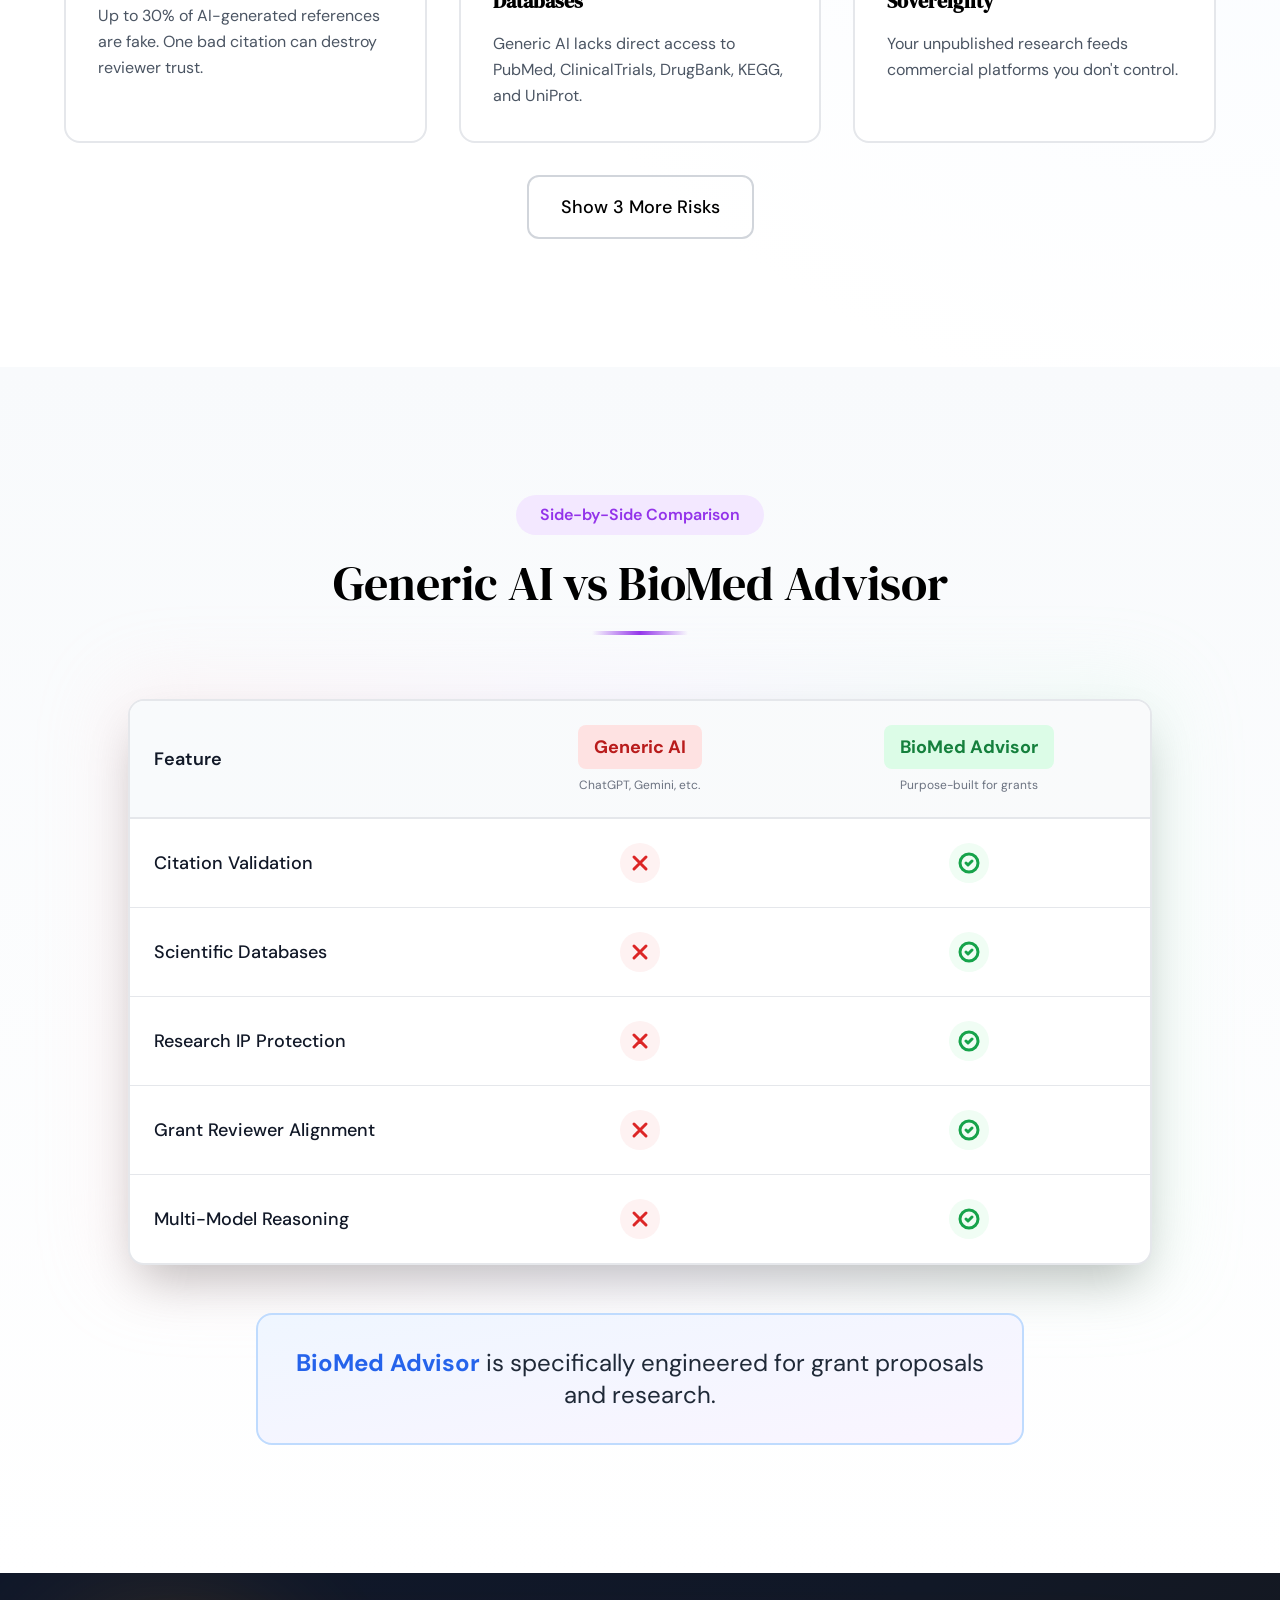
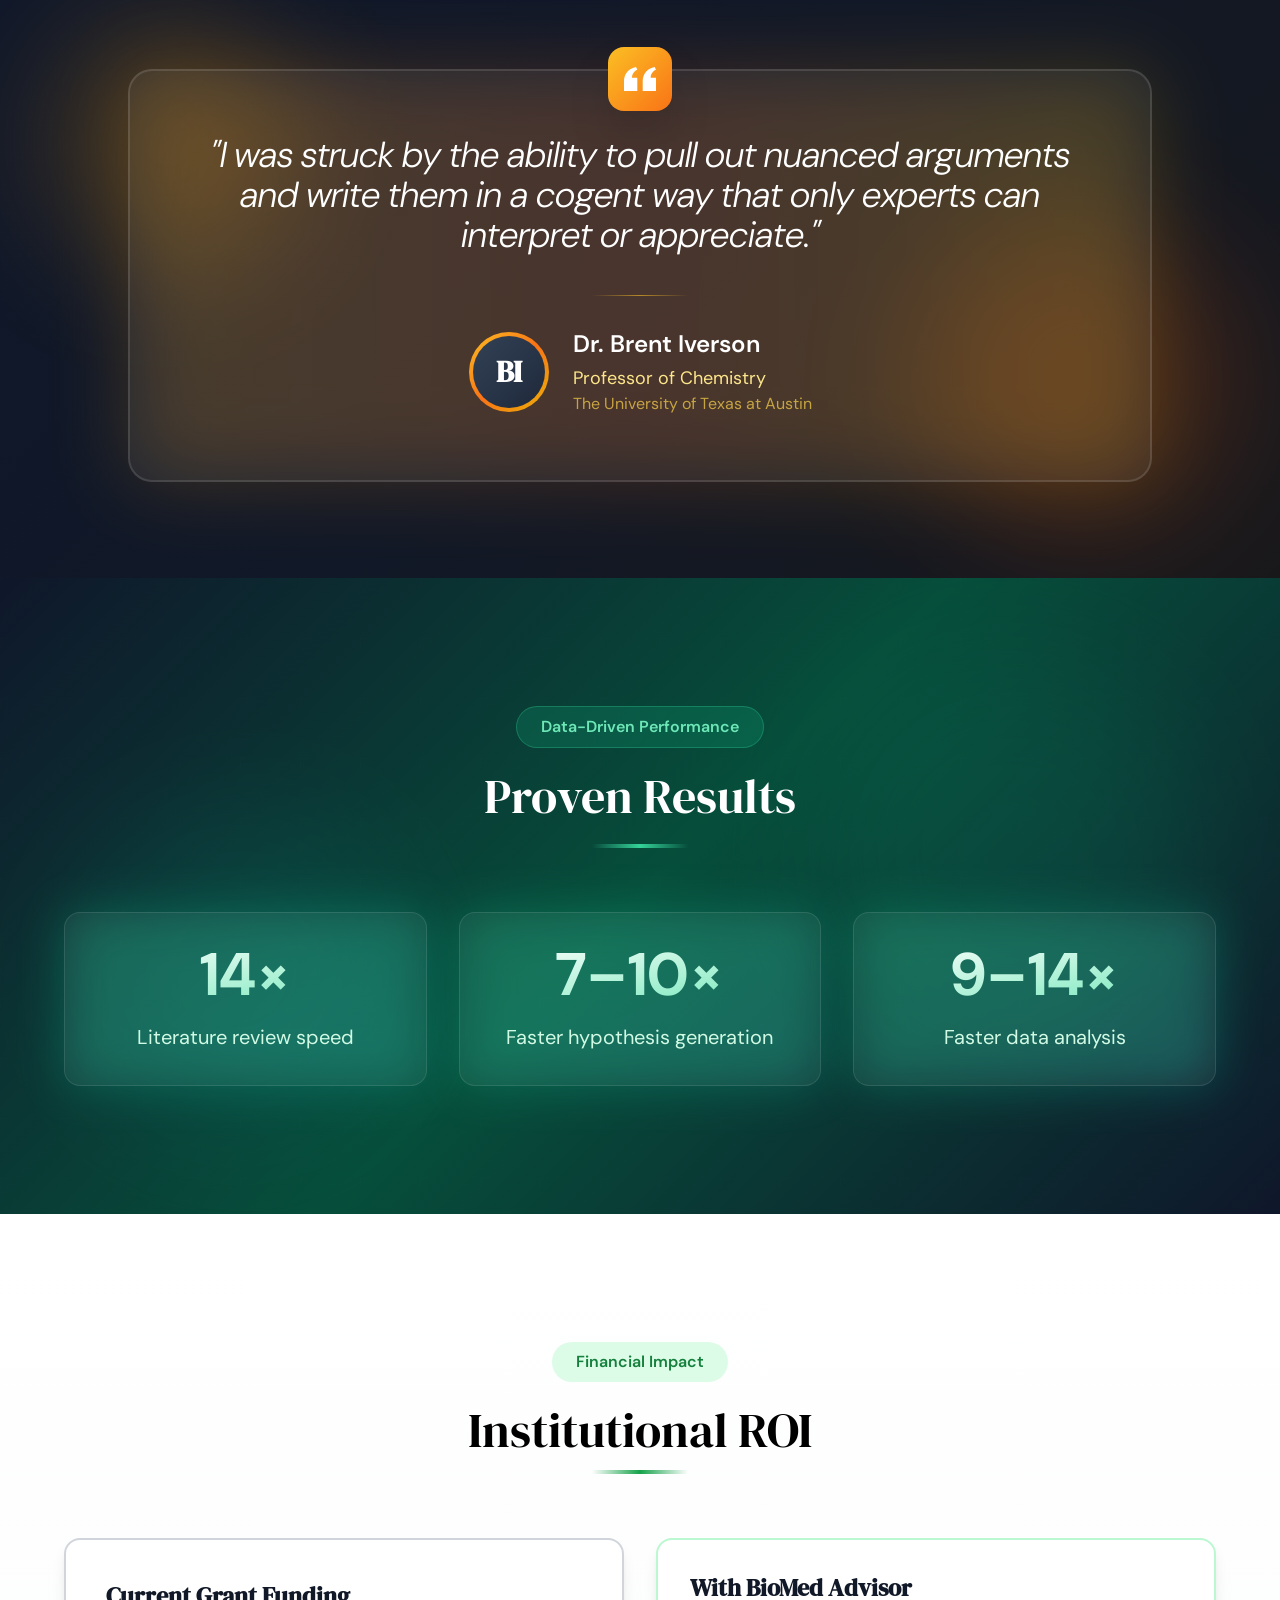
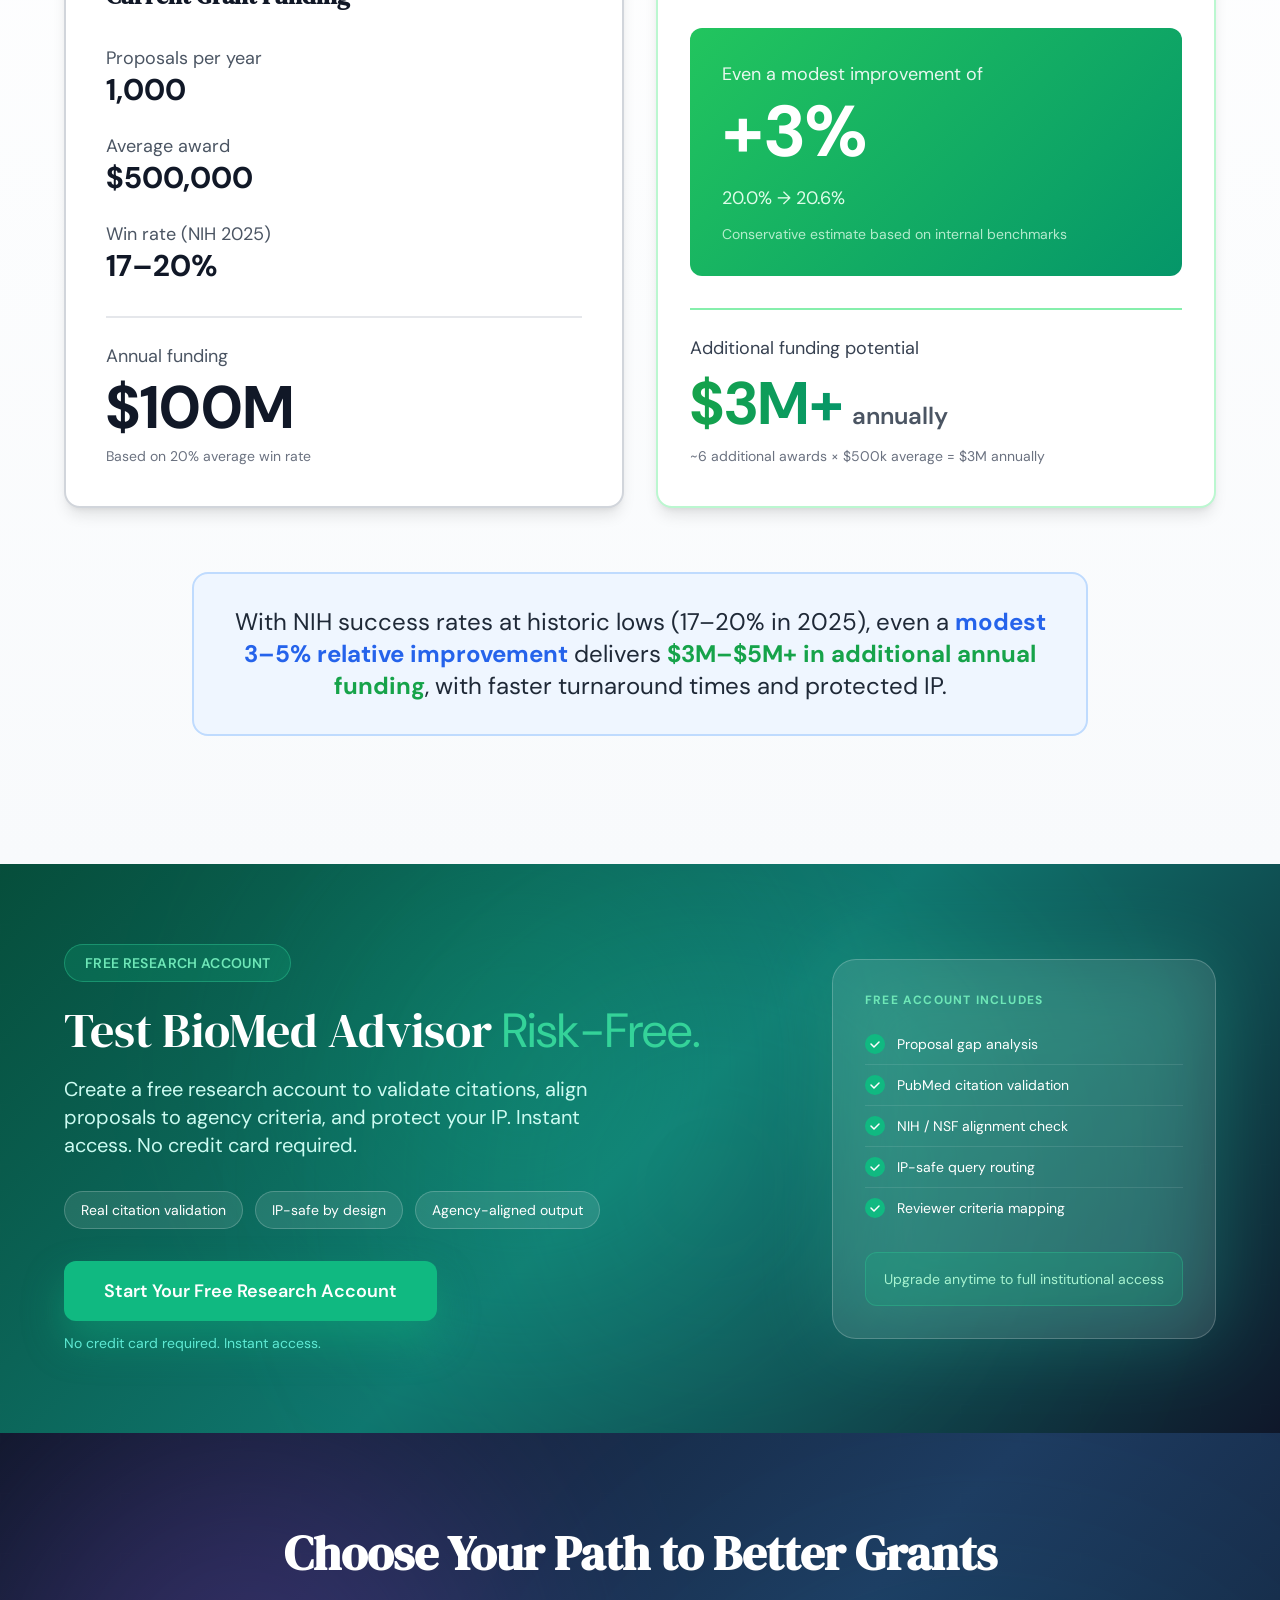
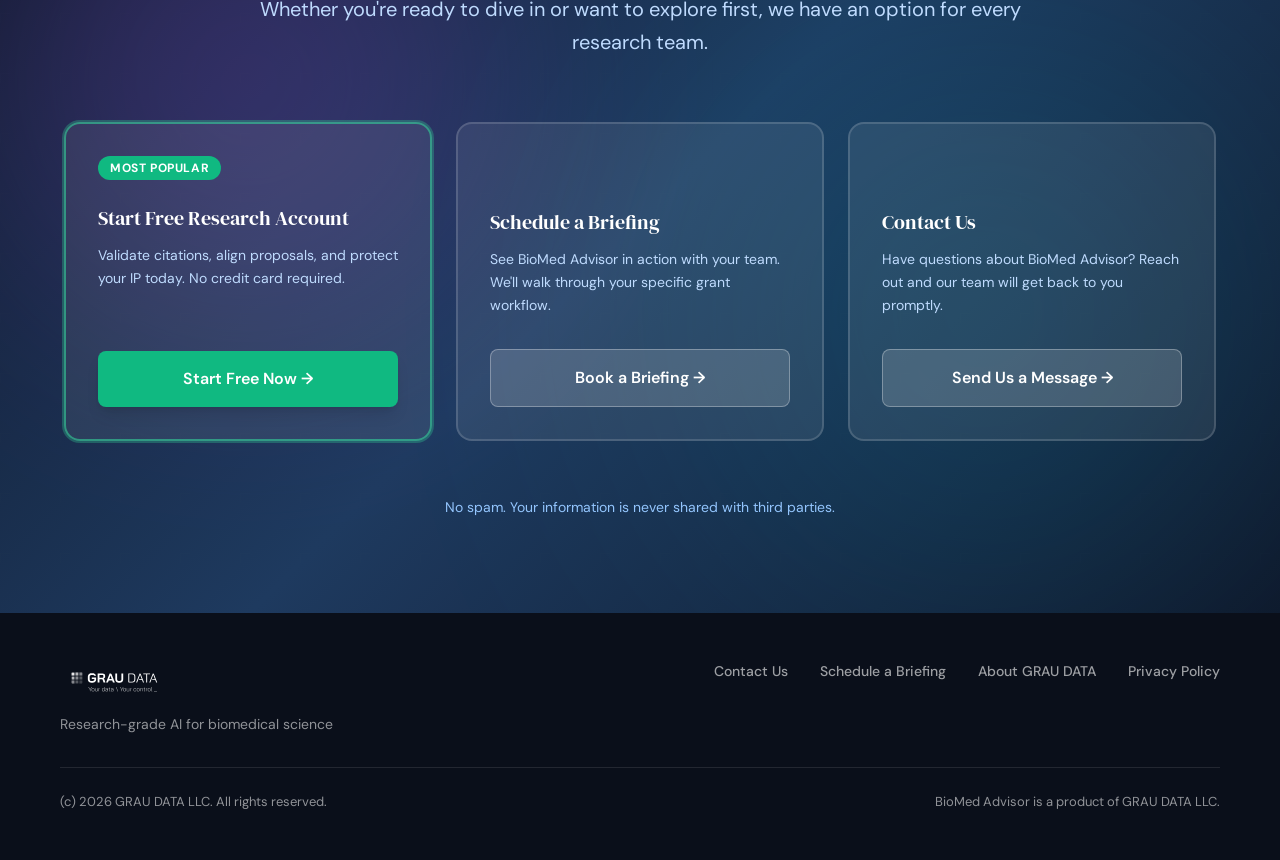
<file: grants/index.html>
<!DOCTYPE html>
<html lang="en">
<head>
<meta charset="UTF-8"/>
<meta name="viewport" content="width=device-width,initial-scale=1.0"/>
<title>Win More Grants with Better AI - BioMed Advisor</title>
<meta name="description" content="Verifiable citations. Agency-aligned proposals. Institutional-grade IP protection. The only AI built exclusively for biomedical grant success. A product of GRAU DATA LLC."/>
<meta property="og:title" content="Win More Grants with Better AI - BioMed Advisor"/>
<meta property="og:description" content="The only AI built exclusively for biomedical grant success."/>
<meta property="og:type" content="website"/>
<meta property="og:url" content="https://biomedadvisor.com/grants"/>
<link rel="stylesheet" href="/styles.css"/>
<link rel="preconnect" href="https://fonts.googleapis.com"/>
<link rel="preconnect" href="https://fonts.gstatic.com" crossorigin/>
<link href="https://fonts.googleapis.com/css2?family=DM+Sans:ital,wght@0,300;0,400;0,500;0,600;0,700;1,400&family=DM+Serif+Display:ital@0;1&display=swap" rel="stylesheet"/>
<style>
*{font-family:'DM Sans',sans-serif;box-sizing:border-box;margin:0;padding:0;}
h1,h2,h3{font-family:'DM Serif Display',serif;font-weight:400;}
body{overflow-x:hidden;background:white;}
.serif{font-family:'DM Serif Display',serif;}
.reveal,.reveal-left,.reveal-right,.reveal-scale{opacity:1;transform:none;transition:opacity 0.7s ease,transform 0.7s ease;}
.reveal.animate{opacity:0;transform:translateY(40px);}
.reveal.animate.visible{opacity:1;transform:translateY(0);}
.reveal-left.animate{opacity:0;transform:translateX(-40px);}
.reveal-left.animate.visible{opacity:1;transform:translateX(0);}
.reveal-right.animate{opacity:0;transform:translateX(40px);}
.reveal-right.animate.visible{opacity:1;transform:translateX(0);}
.reveal-scale.animate{opacity:0;transform:scale(0.92);}
.reveal-scale.animate.visible{opacity:1;transform:scale(1);}
.delay-1{transition-delay:0.1s;}.delay-2{transition-delay:0.2s;}.delay-3{transition-delay:0.3s;}.delay-4{transition-delay:0.4s;}.delay-5{transition-delay:0.5s;}
@keyframes glowPulse{0%,100%{opacity:0.2;}50%{opacity:0.4;}}
.glow-pulse{animation:glowPulse 4s ease-in-out infinite;}
.glow-pulse-delayed{animation:glowPulse 4s ease-in-out infinite 1s;}
@keyframes alertPulse{0%,100%{box-shadow:0 0 0 0 rgba(239,68,68,0.4);}50%{box-shadow:0 0 0 8px rgba(239,68,68,0);}}
.alert-pulse{animation:alertPulse 2s ease-in-out infinite;}
@keyframes textShimmer{0%,100%{background-position:0% center;}50%{background-position:200% center;}}
.stat-card{transition:transform 0.2s ease,box-shadow 0.2s ease;}
.stat-card:hover{transform:translateY(-4px);}
.problem-card{transition:transform 0.3s ease,box-shadow 0.3s ease,border-color 0.3s ease;}
.problem-card:hover{transform:translateY(-8px);box-shadow:0 25px 50px -12px rgba(0,0,0,0.15);}
.feature-card{transition:box-shadow 0.3s ease,border-color 0.3s ease;}
.feature-card:hover{box-shadow:0 25px 50px -12px rgba(0,0,0,0.12);}
.testimonial-card{transition:box-shadow 0.3s ease;}
.testimonial-card:hover{box-shadow:0 20px 40px -8px rgba(0,0,0,0.1);}
.grid-bg{background-image:url("data:image/svg+xml,%3Csvg width='60' height='60' xmlns='http://www.w3.org/2000/svg'%3E%3Cdefs%3E%3Cpattern id='grid' width='60' height='60' patternUnits='userSpaceOnUse'%3E%3Cpath d='M 10 0 L 0 0 0 10' fill='none' stroke='white' stroke-width='0.5' opacity='0.1'/%3E%3C/pattern%3E%3C/defs%3E%3Crect width='100%25' height='100%25' fill='url(%23grid)'/%3E%3C/svg%3E");}
.stripe-bg{background-image:repeating-linear-gradient(45deg,transparent,transparent 35px,rgba(255,255,255,.05) 35px,rgba(255,255,255,.05) 70px);}
.nav-link{transition:color 0.15s;}
.nav-link:hover{color:#fff;}
.mobile-menu{display:none;}
.mobile-menu.open{display:flex;}
@media(max-width:767px){.desktop-nav{display:none;}.mobile-toggle{display:flex;}}
@media(min-width:768px){.mobile-toggle{display:none;}}

/* FORM INPUT FIX: ensure dark text on white background in modals */
#account-modal input,
#account-modal textarea,
#contact-modal input,
#contact-modal textarea,
#whitepaper-modal input,
#whitepaper-modal textarea{
  color:#0f172a;
  background:#fff;
}
#account-modal input::placeholder,
#account-modal textarea::placeholder,
#contact-modal input::placeholder,
#contact-modal textarea::placeholder,
#whitepaper-modal input::placeholder,
#whitepaper-modal textarea::placeholder{
  color:#9ca3af;
}
</style>
</head>
<body>

<!-- NAV -->
<nav id="bma-nav" class="sticky top-0 z-50 backdrop-blur-md border-b border-white/5 transition-shadow duration-200" style="background:rgba(10,13,26,0.95);">
  <div class="max-w-7xl mx-auto px-6 py-4 flex items-center justify-between gap-6">
    <a href="/" class="flex items-center no-underline">
      <img src="/assets/bma-logo.png" alt="BioMed Advisor" style="height:36px;width:auto;display:block;"/>
    </a>
    <div class="desktop-nav hidden md:flex items-center gap-7">
      <a href="/grants" class="nav-link text-sm font-semibold text-white no-underline">Grants</a>
      <a href="/data-sovereignty" class="nav-link text-sm font-medium text-white/70 no-underline">Data Sovereignty</a>
      <a href="#" onclick="openWhitePaperModal();return false;" class="nav-link text-sm font-medium text-white/70 no-underline">White Paper</a>
      <button onclick="openAccountModal()" class="text-sm font-semibold text-white px-5 py-2 rounded-lg" style="background:#10b981;border:none;cursor:pointer;">Get a free Account</button>
    </div>
    <button class="mobile-toggle md:hidden text-white" onclick="toggleMobileMenu()" aria-label="Toggle menu">
      <svg class="w-6 h-6" fill="none" viewBox="0 0 24 24" stroke="currentColor"><path stroke-linecap="round" stroke-linejoin="round" stroke-width="2" d="M4 6h16M4 12h16M4 18h16"/></svg>
    </button>
  </div>
  <div id="mobile-menu" class="mobile-menu md:hidden flex-col gap-1 px-6 pb-4" style="background:rgba(10,13,26,0.98);">
    <a href="/grants" class="text-base font-semibold text-white py-3 no-underline border-b border-white/5">Grants</a>
    <a href="/data-sovereignty" class="text-base font-medium text-white/80 py-3 no-underline border-b border-white/5">Data Sovereignty</a>
    <a href="#" onclick="openWhitePaperModal();return false;" class="text-base font-medium text-white/80 py-3 no-underline border-b border-white/5">White Paper</a>
    <button onclick="openAccountModal()" class="mt-3 text-sm font-semibold text-white px-5 py-3 rounded-lg" style="background:#10b981;border:none;cursor:pointer;">Get a free Account</button>
  </div>
</nav>

<!-- HERO -->
<section style="position:relative;display:flex;align-items:center;padding:96px 16px;overflow:hidden;background:linear-gradient(135deg,#0f172a,#1e3a5f,#0f172a);">
  <div style="position:absolute;inset:0;pointer-events:none;">
    <div style="position:absolute;top:0;left:0;width:600px;height:600px;background:#2563eb;border-radius:50%;filter:blur(140px);opacity:0.2;"></div>
    <div style="position:absolute;bottom:0;right:0;width:500px;height:500px;background:#9333ea;border-radius:50%;filter:blur(120px);opacity:0.2;"></div>
    <div style="position:absolute;top:50%;left:50%;transform:translate(-50%,-50%);width:400px;height:400px;background:#06b6d4;border-radius:50%;filter:blur(160px);opacity:0.1;"></div>
  </div>
  <div style="max-width:1152px;margin:0 auto;position:relative;z-index:10;text-align:center;width:100%;">
    <p style="font-family:'DM Serif Display',serif;font-size:clamp(1.8rem,3vw,2.4rem);color:#fff;font-weight:400;margin-bottom:8px;letter-spacing:0.02em;">BioMed Advisor</p>
    <p style="font-size:15px;color:#34d399;font-weight:600;letter-spacing:0.08em;text-transform:uppercase;margin-bottom:32px;">AI Built for Biomedical Research &amp; Funding</p>
    <h1 style="font-family:'DM Serif Display',serif;font-weight:400;font-size:clamp(3rem,5vw,4.5rem);color:#fff;margin-bottom:24px;line-height:1.1;">
      Win More Grants<br/>
      <span style="background:linear-gradient(90deg,#60a5fa,#22d3ee,#a78bfa,#60a5fa);-webkit-background-clip:text;-webkit-text-fill-color:transparent;background-size:200% auto;animation:textShimmer 6s ease-in-out infinite;">with Better AI</span>
    </h1>
    <p style="font-size:clamp(1.1rem,2vw,1.4rem);color:#bfdbfe;max-width:768px;margin:0 auto 40px;line-height:1.7;font-weight:300;">
      Verifiable citations. Agency-aligned proposals. Institutional-grade IP protection.<br/>
      The only AI built exclusively for biomedical grant success.
    </p>
    <div style="display:flex;flex-wrap:wrap;gap:16px;justify-content:center;margin-bottom:32px;">
      <button onclick="openAccountModal()" style="display:inline-flex;align-items:center;justify-content:center;gap:8px;color:#fff;font-weight:600;font-size:18px;padding:16px 40px;border-radius:12px;background:#10b981;box-shadow:0 20px 40px rgba(16,185,129,0.4);border:none;cursor:pointer;font-family:'DM Sans',sans-serif;">
        Start Free Research Account
      </button>
      <a href="https://tidycal.com/graudata/30-minute-meeting-1dleel9" target="_blank" rel="noopener" style="display:inline-flex;align-items:center;justify-content:center;gap:8px;color:#fff;font-weight:600;font-size:18px;padding:16px 40px;border-radius:12px;background:rgba(255,255,255,0.06);border:1px solid rgba(255,255,255,0.25);text-decoration:none;backdrop-filter:blur(8px);">
        Schedule a Briefing
      </a>
    </div>
    <div style="display:flex;flex-wrap:wrap;justify-content:center;gap:24px;font-size:14px;color:#93c5fd;margin-bottom:40px;">
      <span>&#10003; No credit card required</span>
      <span>&#10003; IP-safe by design</span>
      <span>&#10003; Instant access</span>
    </div>
    <div style="max-width:672px;margin:0 auto;border-top:1px solid rgba(255,255,255,0.08);padding-top:24px;">
      <p style="color:rgba(147,197,253,0.7);font-size:11px;font-weight:600;text-transform:uppercase;letter-spacing:0.1em;margin-bottom:12px;">Trusted by researchers at</p>
      <div style="display:flex;flex-wrap:wrap;justify-content:center;gap:32px;font-size:14px;color:rgba(191,219,254,0.6);font-weight:500;">
        <span>UT Austin</span>
        <span>&middot;</span>
        <span>University Hospital W&uuml;rzburg</span>
        <span>&middot;</span>
        <span>Bio Deutschland</span>
        <span>&middot;</span>
        <span>Bio-M Munich</span>
      </div>
      <p style="color:rgba(147,197,253,0.5);font-size:14px;font-style:italic;margin-top:16px;max-width:512px;margin-left:auto;margin-right:auto;">&ldquo;Clearly far better than ChatGPT alone, with clear chain-of-thought transparency.&rdquo; &mdash; Dr. Oliver Schacht</p>
    </div>
  </div>
</section>

<!-- RESEARCHER VALIDATION -->
<section class="relative py-20 px-4 bg-gradient-to-b from-gray-50 to-white overflow-hidden">
  <div class="max-w-7xl mx-auto">
    <div class="reveal text-center mb-12">
      <h2 class="text-3xl md:text-4xl font-bold text-gray-900 mb-3" style="font-family:'DM Sans',sans-serif;font-weight:700;">Researcher Validation</h2>
      <p class="text-lg text-gray-600">Trusted by leading scientists and institutions</p>
    </div>
    <div class="grid md:grid-cols-2 lg:grid-cols-3 gap-6">
      <div class="testimonial-card bg-white border border-gray-200 rounded-2xl p-8 shadow-lg flex flex-col">
        <div class="w-10 h-10 rounded-full flex items-center justify-center mb-4" style="background:linear-gradient(135deg,#3b82f6,#6366f1);">
          <svg class="w-5 h-5 text-white" fill="currentColor" viewBox="0 0 24 24"><path d="M14.017 21v-7.391c0-5.704 3.731-9.57 8.983-10.609l.995 2.151c-2.432.917-3.995 3.638-3.995 5.849h4v10h-9.983zm-14.017 0v-7.391c0-5.704 3.748-9.57 9-10.609l.996 2.151c-2.433.917-3.996 3.638-3.996 5.849h3.983v10h-9.983z"/></svg>
        </div>
        <blockquote class="text-lg text-gray-900 mb-6 leading-relaxed italic flex-grow">Extremely positively surprised by the quality and traceability of the answers. Clearly far better than ChatGPT alone, with clear chain-of-thought transparency and second-opinion capability.</blockquote>
        <div class="flex items-center gap-3 pt-4 border-t border-gray-100">
          <div class="w-12 h-12 rounded-full flex items-center justify-center shrink-0 text-white font-bold text-sm" style="background:linear-gradient(135deg,#3b82f6,#4f46e5);">OS</div>
          <div>
            <p class="font-semibold text-gray-900">Dr. Oliver Schacht</p>
            <p class="text-sm text-gray-600">CEO, Life Science Nord | President, Bio Deutschland e.V.</p>
          </div>
        </div>
      </div>
      <div class="testimonial-card bg-white border border-gray-200 rounded-2xl p-8 shadow-lg flex flex-col">
        <div class="w-10 h-10 rounded-full flex items-center justify-center mb-4" style="background:linear-gradient(135deg,#a855f7,#ec4899);">
          <svg class="w-5 h-5 text-white" fill="currentColor" viewBox="0 0 24 24"><path d="M14.017 21v-7.391c0-5.704 3.731-9.57 8.983-10.609l.995 2.151c-2.432.917-3.995 3.638-3.995 5.849h4v10h-9.983zm-14.017 0v-7.391c0-5.704 3.748-9.57 9-10.609l.996 2.151c-2.433.917-3.996 3.638-3.996 5.849h3.983v10h-9.983z"/></svg>
        </div>
        <blockquote class="text-lg text-gray-900 mb-6 leading-relaxed italic flex-grow">The BioMed Advisor supports us in querying complex relationships between the tumor microenvironment, GDF-15-mediated immune escape and therapy response in a structured way. It reliably provides the necessary depth of content.</blockquote>
        <div class="flex items-center gap-3 pt-4 border-t border-gray-100">
          <div class="w-12 h-12 rounded-full flex items-center justify-center shrink-0 text-white font-bold text-sm" style="background:linear-gradient(135deg,#a855f7,#ec4899);">JW</div>
          <div>
            <p class="font-semibold text-gray-900">Prof. Dr. J&ouml;rg Wischhusen</p>
            <p class="text-sm text-gray-600">University Hospital W&uuml;rzburg</p>
          </div>
        </div>
      </div>
      <div class="testimonial-card bg-white border border-gray-200 rounded-2xl p-8 shadow-lg flex flex-col">
        <div class="w-10 h-10 rounded-full flex items-center justify-center mb-4" style="background:linear-gradient(135deg,#14b8a6,#06b6d4);">
          <svg class="w-5 h-5 text-white" fill="currentColor" viewBox="0 0 24 24"><path d="M14.017 21v-7.391c0-5.704 3.731-9.57 8.983-10.609l.995 2.151c-2.432.917-3.995 3.638-3.995 5.849h4v10h-9.983zm-14.017 0v-7.391c0-5.704 3.748-9.57 9-10.609l.996 2.151c-2.433.917-3.996 3.638-3.996 5.849h3.983v10h-9.983z"/></svg>
        </div>
        <blockquote class="text-lg text-gray-900 mb-6 leading-relaxed italic flex-grow">Particularly noteworthy are the exceptional analytical depth and reliability, as well as the consistently critical feedback without hallucinations. BioMed Advisor has elevated our efficiency and decision-making to a previously unattainable level.</blockquote>
        <div class="flex items-center gap-3 pt-4 border-t border-gray-100">
          <div class="w-12 h-12 rounded-full flex items-center justify-center shrink-0 text-white font-bold text-sm" style="background:linear-gradient(135deg,#14b8a6,#06b6d4);">AF</div>
          <div>
            <p class="font-semibold text-gray-900">Dr. med. Anna Fleischer, M.Sc, MHBA</p>
            <p class="text-sm text-gray-600">ENDOLEASE Systems</p>
          </div>
        </div>
      </div>
      <div class="testimonial-card bg-white border border-gray-200 rounded-2xl p-8 shadow-lg flex flex-col">
        <div class="w-10 h-10 rounded-full flex items-center justify-center mb-4" style="background:linear-gradient(135deg,#10b981,#22c55e);">
          <svg class="w-5 h-5 text-white" fill="currentColor" viewBox="0 0 24 24"><path d="M14.017 21v-7.391c0-5.704 3.731-9.57 8.983-10.609l.995 2.151c-2.432.917-3.995 3.638-3.995 5.849h4v10h-9.983zm-14.017 0v-7.391c0-5.704 3.748-9.57 9-10.609l.996 2.151c-2.433.917-3.996 3.638-3.996 5.849h3.983v10h-9.983z"/></svg>
        </div>
        <blockquote class="text-lg text-gray-900 mb-6 leading-relaxed italic flex-grow">I particularly value its clear architecture, strong data sovereignty, and consistent focus on research users. Among our biotech cluster, BmA presented itself as a useful tool, and GRAU DATA as a competent, technically solid, and genuinely enthusiastic partner.</blockquote>
        <div class="flex items-center gap-3 pt-4 border-t border-gray-100">
          <div class="w-12 h-12 rounded-full flex items-center justify-center shrink-0 text-white font-bold text-sm" style="background:linear-gradient(135deg,#10b981,#22c55e);">TB</div>
          <div>
            <p class="font-semibold text-gray-900">Dr. Tim-Henrik Bruun</p>
            <p class="text-sm text-gray-600">Bio-M, Munich</p>
          </div>
        </div>
      </div>
      <div class="testimonial-card bg-white border border-gray-200 rounded-2xl p-8 shadow-lg flex flex-col">
        <div class="w-10 h-10 rounded-full flex items-center justify-center mb-4" style="background:linear-gradient(135deg,#f59e0b,#f97316);">
          <svg class="w-5 h-5 text-white" fill="currentColor" viewBox="0 0 24 24"><path d="M14.017 21v-7.391c0-5.704 3.731-9.57 8.983-10.609l.995 2.151c-2.432.917-3.995 3.638-3.995 5.849h4v10h-9.983zm-14.017 0v-7.391c0-5.704 3.748-9.57 9-10.609l.996 2.151c-2.433.917-3.996 3.638-3.996 5.849h3.983v10h-9.983z"/></svg>
        </div>
        <blockquote class="text-lg text-gray-900 mb-6 leading-relaxed italic flex-grow">I prefer BioMed Advisor over ChatGPT Plus and Perplexity Pro for finding niche publications. It catches papers and nuances that other tools miss.</blockquote>
        <div class="flex items-center gap-3 pt-4 border-t border-gray-100">
          <div class="w-12 h-12 rounded-full flex items-center justify-center shrink-0 text-white font-bold text-sm" style="background:linear-gradient(135deg,#f59e0b,#f97316);">LH</div>
          <div>
            <p class="font-semibold text-gray-900">Luke Hebert</p>
            <p class="text-sm text-gray-600">Graduate Research Assistant</p>
            <p class="text-sm text-gray-600">Cell &amp; Molecular Biology &middot; UT Austin</p>
          </div>
        </div>
      </div>
    </div>
  </div>
</section>

<!-- IP PROTECTION -->
<section class="relative py-32 px-4 bg-gradient-to-b from-slate-50 to-white">
  <div class="absolute top-0 left-0 right-0 h-1 bg-gradient-to-r from-transparent via-teal-500 to-transparent"></div>
  <div class="max-w-6xl mx-auto">
    <div class="reveal flex items-center gap-3 mb-8 justify-center">
      <div class="bg-slate-800 p-3 rounded-xl">
        <svg class="w-8 h-8 text-teal-400" fill="none" viewBox="0 0 24 24" stroke="currentColor"><path stroke-linecap="round" stroke-linejoin="round" stroke-width="2" d="M9 12l2 2 4-4m5.618-4.016A11.955 11.955 0 0112 2.944a11.955 11.955 0 01-8.618 3.04A12.02 12.02 0 003 9c0 5.591 3.824 10.29 9 11.622 5.176-1.332 9-6.03 9-11.622 0-1.042-.133-2.052-.382-3.016z"/></svg>
      </div>
      <h2 class="text-4xl md:text-5xl">Protect Your Research IP by Design</h2>
    </div>
    <p class="reveal text-2xl text-gray-600 mb-12 text-center max-w-3xl mx-auto leading-relaxed">
      Your unpublished work should never become someone else's training data.
    </p>
    <div class="reveal bg-gradient-to-br from-slate-800 to-slate-900 border-2 border-slate-700 rounded-2xl p-10 max-w-4xl mx-auto shadow-2xl">
      <div class="grid md:grid-cols-3 gap-6 mb-8">
        <div class="flex flex-col items-center text-center">
          <div class="bg-teal-500 p-4 rounded-full mb-4 shadow-lg" style="box-shadow:0 10px 30px rgba(20,184,166,0.3);">
            <svg class="w-8 h-8 text-white" fill="none" viewBox="0 0 24 24" stroke="currentColor"><path stroke-linecap="round" stroke-linejoin="round" stroke-width="2" d="M12 15v2m-6 4h12a2 2 0 002-2v-6a2 2 0 00-2-2H6a2 2 0 00-2 2v6a2 2 0 002 2zm10-10V7a4 4 0 00-8 0v4h8z"/></svg>
          </div>
          <p class="text-slate-200 font-medium">Private &amp; Private Cloud Models</p>
        </div>
        <div class="flex flex-col items-center text-center">
          <div class="bg-amber-500 p-4 rounded-full mb-4 shadow-lg" style="box-shadow:0 10px 30px rgba(245,158,11,0.3);">
            <svg class="w-8 h-8 text-white" fill="none" viewBox="0 0 24 24" stroke="currentColor"><path stroke-linecap="round" stroke-linejoin="round" stroke-width="2" d="M5 12h14M5 12a2 2 0 01-2-2V6a2 2 0 012-2h14a2 2 0 012 2v4a2 2 0 01-2 2M5 12a2 2 0 00-2 2v4a2 2 0 002 2h14a2 2 0 002-2v-4a2 2 0 00-2-2m-2-4h.01M17 16h.01"/></svg>
          </div>
          <p class="text-slate-200 font-medium">Query Fragmentation</p>
        </div>
        <div class="flex flex-col items-center text-center">
          <div class="bg-indigo-500 p-4 rounded-full mb-4 shadow-lg" style="box-shadow:0 10px 30px rgba(99,102,241,0.3);">
            <svg class="w-8 h-8 text-white" fill="none" viewBox="0 0 24 24" stroke="currentColor"><path stroke-linecap="round" stroke-linejoin="round" stroke-width="2" d="M9 12l2 2 4-4m5.618-4.016A11.955 11.955 0 0112 2.944a11.955 11.955 0 01-8.618 3.04A12.02 12.02 0 003 9c0 5.591 3.824 10.29 9 11.622 5.176-1.332 9-6.03 9-11.622 0-1.042-.133-2.052-.382-3.016z"/></svg>
          </div>
          <p class="text-slate-200 font-medium">Full Institutional Control</p>
        </div>
      </div>
      <div class="bg-white/5 rounded-xl p-6 border-l-4 border-teal-400">
        <p class="text-lg text-slate-300 mb-4 leading-relaxed">
          BioMed Advisor supports private and private cloud models, fragments queries across systems so no single AI can reconstruct your research, and gives your institution full control over model selection, routing, and retention.
        </p>
        <p class="text-xl text-teal-300 italic font-medium">
          This isn't a feature. It's a requirement for serious research institutions.
        </p>
        <a href="/data-sovereignty" class="inline-flex items-center gap-2 mt-5 text-teal-300 font-semibold text-sm no-underline hover:gap-3 transition-all">Explore data sovereignty in depth &rarr;</a>
      </div>
    </div>
  </div>
</section>

<!-- PROBLEM -->
<section class="relative py-32 px-4 overflow-hidden" style="background:linear-gradient(to bottom,#7f1d1d,#991b1b,#7f1d1d);">
  <div class="absolute inset-0 stripe-bg opacity-10"></div>
  <div class="absolute top-0 left-1/2 -translate-x-1/2 w-px h-20 bg-gradient-to-b from-red-400 to-transparent"></div>
  <div class="max-w-6xl mx-auto relative z-10">
    <div class="reveal flex justify-center mb-8">
      <div class="alert-pulse inline-flex items-center gap-3 border-2 border-red-500 rounded-full px-8 py-3 shadow-2xl" style="background:rgba(69,10,10,0.8);">
        <svg class="w-6 h-6 text-red-400" fill="none" viewBox="0 0 24 24" stroke="currentColor"><path stroke-linecap="round" stroke-linejoin="round" stroke-width="2" d="M12 9v2m0 4h.01m-6.938 4h13.856c1.54 0 2.502-1.667 1.732-3L13.732 4c-.77-1.333-2.694-1.333-3.464 0L3.34 16c-.77 1.333.192 3 1.732 3z"/></svg>
        <p class="text-red-200 font-bold tracking-wide uppercase text-sm">Critical Risk Alert</p>
      </div>
    </div>
    <h2 class="reveal text-4xl md:text-6xl mb-6 text-center text-white font-bold">The Problem</h2>
    <p class="reveal text-2xl md:text-3xl text-red-100 mb-12 text-center font-light">
      Everyone is using AI. <span class="text-yellow-300 font-bold">That's the problem.</span>
    </p>
    <div class="reveal bg-gradient-to-r from-yellow-50 to-orange-50 border-l-4 border-yellow-500 rounded-r-xl p-8 mb-16 max-w-4xl mx-auto shadow-2xl">
      <div class="flex items-start gap-4">
        <svg class="w-8 h-8 text-yellow-600 flex-shrink-0 mt-1" fill="none" viewBox="0 0 24 24" stroke="currentColor"><path stroke-linecap="round" stroke-linejoin="round" stroke-width="2" d="M12 9v2m0 4h.01m-6.938 4h13.856c1.54 0 2.502-1.667 1.732-3L13.732 4c-.77-1.333-2.694-1.333-3.464 0L3.34 16c-.77 1.333.192 3 1.732 3z"/></svg>
        <div>
          <p class="text-lg text-gray-600 italic mb-2">As one national research funder warned:</p>
          <p class="text-2xl text-gray-900 font-medium leading-relaxed">
            "AI will increase proposal quality and volume across the board, making differentiation harder for reviewers."
          </p>
        </div>
      </div>
    </div>
    <p class="reveal text-xl md:text-2xl text-red-50 mb-8 text-center max-w-4xl mx-auto leading-relaxed">
      The institutions that win won't be those using AI; everyone will.
    </p>
    <p class="reveal text-xl md:text-2xl text-red-50 mb-8 text-center max-w-4xl mx-auto leading-relaxed">
      Winners will be the ones using <span class="text-yellow-300 font-bold">better AI</span>.
    </p>
    <div class="reveal mb-16 max-w-3xl mx-auto">
      <div class="border-2 border-yellow-500/50 rounded-2xl p-6" style="background:rgba(69,10,10,0.5);">
        <p class="text-xl md:text-2xl text-center leading-relaxed">
          <span class="text-yellow-300 font-bold">Yet most researchers still rely on generic tools like ChatGPT and Gemini</span>
          <span class="text-red-100">, tools built for conversation, not science, creating six critical risks.</span>
        </p>
      </div>
    </div>
    <div class="grid md:grid-cols-3 gap-6 max-w-5xl mx-auto">
      <div class="reveal stat-card relative group">
        <div class="absolute inset-0 bg-yellow-500 rounded-2xl blur-xl opacity-30"></div>
        <div class="relative bg-white/95 border-2 border-red-400 rounded-2xl p-8 text-center shadow-2xl">
          <p class="text-5xl mb-3 font-bold text-red-900">100&ndash;300+</p>
          <p class="text-gray-700 font-medium">hours per major grant</p>
        </div>
      </div>
      <div class="reveal delay-1 stat-card relative group">
        <div class="absolute inset-0 bg-yellow-500 rounded-2xl blur-xl opacity-30"></div>
        <div class="relative bg-white/95 border-2 border-red-400 rounded-2xl p-8 text-center shadow-2xl">
          <p class="text-5xl mb-3 font-bold text-red-900">3&ndash;6 mo</p>
          <p class="text-gray-700 font-medium">typical resubmission cycle</p>
        </div>
      </div>
      <div class="reveal delay-2 stat-card relative group">
        <div class="absolute inset-0 bg-yellow-500 rounded-2xl blur-xl opacity-30"></div>
        <div class="relative bg-white/95 border-2 border-red-400 rounded-2xl p-8 text-center shadow-2xl">
          <p class="text-5xl mb-3 font-bold text-red-900">~20%</p>
          <p class="text-gray-700 font-medium">average win rate</p>
        </div>
      </div>
    </div>
  </div>
</section>

<!-- SIX PROBLEMS -->
<section class="relative py-32 px-4 bg-white">
  <div class="absolute inset-0" style="background:radial-gradient(circle at top right,#eff6ff,transparent 60%);opacity:0.5;"></div>
  <div class="max-w-6xl mx-auto relative z-10">
    <div class="reveal text-center mb-16">
      <div class="inline-block bg-red-100 rounded-full px-6 py-2 mb-6">
        <p class="text-red-600 font-semibold">Critical Risks</p>
      </div>
      <h2 class="text-4xl md:text-5xl mb-6">Six Critical Problems with Generic AI</h2>
      <div class="w-24 h-1 mx-auto bg-gradient-to-r from-transparent via-red-600 to-transparent"></div>
    </div>
    <div class="grid md:grid-cols-3 gap-8 mb-8">
      <div class="reveal problem-card group relative bg-white border-2 border-gray-200 rounded-2xl p-8 h-full">
        <div class="bg-red-100 w-16 h-16 rounded-xl flex items-center justify-center mb-6">
          <svg class="w-8 h-8 text-red-600" fill="none" viewBox="0 0 24 24" stroke="currentColor"><path stroke-linecap="round" stroke-linejoin="round" stroke-width="2" d="M9 12h6m-6 4h6m2 5H7a2 2 0 01-2-2V5a2 2 0 012-2h5.586a1 1 0 01.707.293l5.414 5.414a1 1 0 01.293.707V19a2 2 0 01-2 2z"/></svg>
        </div>
        <h3 class="text-xl mb-4 font-semibold">Fabricated Citations</h3>
        <p class="text-gray-600 leading-relaxed">Up to 30% of AI-generated references are fake. One bad citation can destroy reviewer trust.</p>
      </div>
      <div class="reveal delay-1 problem-card group relative bg-white border-2 border-gray-200 rounded-2xl p-8 h-full">
        <div class="bg-blue-100 w-16 h-16 rounded-xl flex items-center justify-center mb-6">
          <svg class="w-8 h-8 text-blue-600" fill="none" viewBox="0 0 24 24" stroke="currentColor"><path stroke-linecap="round" stroke-linejoin="round" stroke-width="2" d="M4 7v10c0 2.21 3.582 4 8 4s8-1.79 8-4V7M4 7c0 2.21 3.582 4 8 4s8-1.79 8-4M4 7c0-2.21 3.582-4 8-4s8 1.79 8 4"/></svg>
        </div>
        <h3 class="text-xl mb-4 font-semibold">No Specialized Scientific Databases</h3>
        <p class="text-gray-600 leading-relaxed">Generic AI lacks direct access to PubMed, ClinicalTrials, DrugBank, KEGG, and UniProt.</p>
      </div>
      <div class="reveal delay-2 problem-card group relative bg-white border-2 border-gray-200 rounded-2xl p-8 h-full">
        <div class="bg-orange-100 w-16 h-16 rounded-xl flex items-center justify-center mb-6">
          <svg class="w-8 h-8 text-orange-600" fill="none" viewBox="0 0 24 24" stroke="currentColor"><path stroke-linecap="round" stroke-linejoin="round" stroke-width="2" d="M9 12l2 2 4-4m5.618-4.016A11.955 11.955 0 0112 2.944a11.955 11.955 0 01-8.618 3.04A12.02 12.02 0 003 9c0 5.591 3.824 10.29 9 11.622 5.176-1.332 9-6.03 9-11.622 0-1.042-.133-2.052-.382-3.016z"/></svg>
        </div>
        <h3 class="text-xl mb-4 font-semibold">Loss of Research Data Sovereignty</h3>
        <p class="text-gray-600 leading-relaxed">Your unpublished research feeds commercial platforms you don't control.</p>
      </div>
    </div>
    <div id="more-problems" style="display:none;">
      <div class="grid md:grid-cols-3 gap-8 mb-8">
        <div class="problem-card group relative bg-white border-2 border-gray-200 rounded-2xl p-8 h-full">
          <div class="bg-purple-100 w-16 h-16 rounded-xl flex items-center justify-center mb-6">
            <svg class="w-8 h-8 text-purple-600" fill="none" viewBox="0 0 24 24" stroke="currentColor"><path stroke-linecap="round" stroke-linejoin="round" stroke-width="2" d="M13 10V3L4 14h7v7l9-11h-7z"/></svg>
          </div>
          <h3 class="text-xl mb-4 font-semibold">Single Model Limitations</h3>
          <p class="text-gray-600 leading-relaxed">No cross-validation. No second opinion. Hidden bias risk.</p>
        </div>
        <div class="problem-card group relative bg-white border-2 border-gray-200 rounded-2xl p-8 h-full">
          <div class="bg-green-100 w-16 h-16 rounded-xl flex items-center justify-center mb-6">
            <svg class="w-8 h-8 text-green-600" fill="none" viewBox="0 0 24 24" stroke="currentColor"><path stroke-linecap="round" stroke-linejoin="round" stroke-width="2" d="M7 16V4m0 0L3 8m4-4l4 4m6 0v12m0 0l4-4m-4 4l-4-4"/></svg>
          </div>
          <h3 class="text-xl mb-4 font-semibold">Linear Reasoning</h3>
          <p class="text-gray-600 leading-relaxed">Chain-of-thought gives one path. Research requires parallel hypothesis exploration.</p>
        </div>
        <div class="problem-card group relative bg-white border-2 border-gray-200 rounded-2xl p-8 h-full">
          <div class="bg-slate-100 w-16 h-16 rounded-xl flex items-center justify-center mb-6">
            <svg class="w-8 h-8 text-slate-600" fill="none" viewBox="0 0 24 24" stroke="currentColor"><path stroke-linecap="round" stroke-linejoin="round" stroke-width="2" d="M12 15v2m-6 4h12a2 2 0 002-2v-6a2 2 0 00-2-2H6a2 2 0 00-2 2v6a2 2 0 002 2zm10-10V7a4 4 0 00-8 0v4h8z"/></svg>
          </div>
          <h3 class="text-xl mb-4 font-semibold">Vendor Lock-in</h3>
          <p class="text-gray-600 leading-relaxed">Your workflow becomes hostage to one provider's pricing and policies.</p>
        </div>
      </div>
    </div>
    <div class="text-center">
      <button id="toggle-problems" onclick="toggleProblems()" class="inline-flex items-center gap-2 text-lg px-8 py-4 border-2 border-gray-300 hover:border-gray-400 hover:bg-gray-50 rounded-xl transition-all font-medium">
        Show 3 More Risks
      </button>
    </div>
  </div>
</section>

<!-- COMPARISON -->
<section class="relative py-32 px-4 bg-gradient-to-b from-slate-50 to-white">
  <div class="max-w-5xl mx-auto">
    <div class="reveal text-center mb-16">
      <div class="inline-block bg-purple-100 rounded-full px-6 py-2 mb-6">
        <p class="text-purple-600 font-semibold">Side-by-Side Comparison</p>
      </div>
      <h2 class="text-4xl md:text-5xl mb-6">Generic AI vs BioMed Advisor</h2>
      <div class="w-24 h-1 mx-auto bg-gradient-to-r from-transparent via-purple-600 to-transparent"></div>
    </div>
    <div class="reveal relative">
      <div class="absolute -inset-4 bg-gradient-to-r from-red-200 via-purple-200 to-green-200 rounded-3xl blur-2xl opacity-20"></div>
      <div class="relative bg-white border-2 border-gray-200 rounded-2xl shadow-2xl overflow-hidden">
        <div class="grid grid-cols-3 gap-4 p-6 bg-gradient-to-r from-slate-50 to-gray-50 border-b-2 border-gray-200">
          <div class="flex items-center">
            <p class="text-lg font-semibold text-gray-900">Feature</p>
          </div>
          <div class="flex flex-col items-center text-center">
            <div class="bg-red-100 rounded-lg px-4 py-2 mb-2">
              <p class="text-lg font-bold text-red-700">Generic AI</p>
            </div>
            <p class="text-xs text-gray-500">ChatGPT, Gemini, etc.</p>
          </div>
          <div class="flex flex-col items-center text-center">
            <div class="bg-green-100 rounded-lg px-4 py-2 mb-2">
              <p class="text-lg font-bold text-green-700">BioMed Advisor</p>
            </div>
            <p class="text-xs text-gray-500">Purpose-built for grants</p>
          </div>
        </div>
        <div id="comparison-rows"></div>
      </div>
    </div>
    <div class="reveal mt-12 text-center">
      <div class="bg-gradient-to-br from-blue-50 to-purple-50 border-2 border-blue-200 rounded-2xl p-8 max-w-3xl mx-auto">
        <p class="text-xl md:text-2xl text-gray-800 leading-relaxed">
          <span class="font-bold text-blue-600">BioMed Advisor</span> is specifically engineered for grant proposals and research.
        </p>
      </div>
    </div>
  </div>
</section>

<!-- TESTIMONIAL HIGHLIGHT (Iverson) -->
<section class="relative py-24 px-4 overflow-hidden" style="background:linear-gradient(135deg,#0f172a,#111827,#18181b);">
  <div class="absolute inset-0 opacity-20 pointer-events-none">
    <div class="absolute top-10 left-10 w-64 h-64 bg-amber-500 rounded-full blur-3xl glow-pulse"></div>
    <div class="absolute bottom-10 right-10 w-80 h-80 bg-orange-600 rounded-full blur-3xl glow-pulse-delayed"></div>
  </div>
  <div class="max-w-5xl mx-auto relative z-10">
    <div class="reveal-scale relative">
      <div class="absolute inset-0 bg-gradient-to-r from-amber-500 via-orange-500 to-yellow-500 rounded-3xl blur-2xl opacity-20"></div>
      <div class="relative rounded-3xl p-12 md:p-16" style="background:rgba(255,255,255,0.05);border:2px solid rgba(255,255,255,0.12);">
        <div class="absolute -top-6 left-1/2 -translate-x-1/2 w-16 h-16 rounded-2xl flex items-center justify-center shadow-2xl" style="background:linear-gradient(135deg,#fbbf24,#f97316);">
          <svg class="w-8 h-8 text-white" fill="currentColor" viewBox="0 0 24 24"><path d="M14.017 21v-7.391c0-5.704 3.731-9.57 8.983-10.609l.995 2.151c-2.432.917-3.995 3.638-3.995 5.849h4v10h-9.983zm-14.017 0v-7.391c0-5.704 3.748-9.57 9-10.609l.996 2.151c-2.433.917-3.996 3.638-3.996 5.849h3.983v10h-9.983z"/></svg>
        </div>
        <p class="text-2xl md:text-3xl lg:text-4xl text-white italic text-center mb-10 leading-relaxed font-light">
          "I was struck by the ability to pull out nuanced arguments and write them in a cogent way that only experts can interpret or appreciate."
        </p>
        <div class="w-24 h-px bg-gradient-to-r from-transparent via-amber-400/60 to-transparent mx-auto mb-8"></div>
        <div class="flex flex-col md:flex-row items-center justify-center gap-6">
          <div class="w-20 h-20 rounded-full p-1" style="background:linear-gradient(135deg,#fbbf24,#f97316,#eab308);">
            <div class="w-full h-full rounded-full flex items-center justify-center" style="background:linear-gradient(135deg,#334155,#1e293b);">
              <span class="text-3xl font-bold text-white" style="font-family:'DM Serif Display',serif;">BI</span>
            </div>
          </div>
          <div class="text-center md:text-left">
            <p class="text-xl md:text-2xl font-semibold text-white mb-1">Dr. Brent Iverson</p>
            <p class="text-lg text-amber-200">Professor of Chemistry</p>
            <p class="text-base text-amber-300/70">The University of Texas at Austin</p>
          </div>
        </div>
      </div>
    </div>
  </div>
</section>

<!-- PROVEN RESULTS -->
<section class="relative py-32 px-4 overflow-hidden text-white" style="background:linear-gradient(135deg,#0f172a,#064e3b,#0f172a);">
  <div class="absolute inset-0 opacity-10">
    <div class="absolute top-20 right-20 w-96 h-96 bg-emerald-500 rounded-full blur-3xl glow-pulse"></div>
    <div class="absolute bottom-20 left-20 w-80 h-80 bg-teal-500 rounded-full blur-3xl glow-pulse-delayed"></div>
  </div>
  <div class="absolute inset-0 grid-bg opacity-20" style="pointer-events:none;"></div>
  <div class="max-w-6xl mx-auto relative z-10">
    <div class="reveal text-center mb-16">
      <div class="inline-block rounded-full px-6 py-2 mb-6" style="background:rgba(16,185,129,0.2);border:1px solid rgba(52,211,153,0.3);">
        <p class="text-emerald-300 font-semibold">Data-Driven Performance</p>
      </div>
      <h2 class="text-4xl md:text-5xl mb-6">Proven Results</h2>
      <div class="w-24 h-1 mx-auto bg-gradient-to-r from-transparent via-emerald-400 to-transparent"></div>
    </div>
    <div class="grid md:grid-cols-3 gap-8">
      <div class="reveal group relative">
        <div class="absolute inset-0 bg-gradient-to-br from-emerald-500 to-teal-500 rounded-2xl blur-xl opacity-30 group-hover:opacity-50 transition-opacity"></div>
        <div class="relative rounded-2xl p-8 hover:-translate-y-2 transition-all" style="background:rgba(255,255,255,0.05);border:1px solid rgba(255,255,255,0.1);">
          <p class="text-6xl mb-4 font-bold text-center bg-gradient-to-br from-white to-emerald-300 bg-clip-text text-transparent">14&times;</p>
          <p class="text-xl text-emerald-100 text-center leading-relaxed">Literature review speed</p>
        </div>
      </div>
      <div class="reveal delay-1 group relative">
        <div class="absolute inset-0 bg-gradient-to-br from-emerald-500 to-teal-500 rounded-2xl blur-xl opacity-30 group-hover:opacity-50 transition-opacity"></div>
        <div class="relative rounded-2xl p-8 hover:-translate-y-2 transition-all" style="background:rgba(255,255,255,0.05);border:1px solid rgba(255,255,255,0.1);">
          <p class="text-6xl mb-4 font-bold text-center bg-gradient-to-br from-white to-emerald-300 bg-clip-text text-transparent">7&ndash;10&times;</p>
          <p class="text-xl text-emerald-100 text-center leading-relaxed">Faster hypothesis generation</p>
        </div>
      </div>
      <div class="reveal delay-2 group relative">
        <div class="absolute inset-0 bg-gradient-to-br from-emerald-500 to-teal-500 rounded-2xl blur-xl opacity-30 group-hover:opacity-50 transition-opacity"></div>
        <div class="relative rounded-2xl p-8 hover:-translate-y-2 transition-all" style="background:rgba(255,255,255,0.05);border:1px solid rgba(255,255,255,0.1);">
          <p class="text-6xl mb-4 font-bold text-center bg-gradient-to-br from-white to-emerald-300 bg-clip-text text-transparent">9&ndash;14&times;</p>
          <p class="text-xl text-emerald-100 text-center leading-relaxed">Faster data analysis</p>
        </div>
      </div>
    </div>
  </div>
</section>

<!-- ROI -->
<section class="relative py-32 px-4 bg-gradient-to-b from-white to-slate-50">
  <div class="max-w-7xl mx-auto">
    <div class="reveal text-center mb-16">
      <div class="inline-block bg-green-100 rounded-full px-6 py-2 mb-6">
        <p class="text-green-700 font-semibold">Financial Impact</p>
      </div>
      <h2 class="text-4xl md:text-5xl mb-4">Institutional ROI</h2>
      <div class="w-24 h-1 mx-auto bg-gradient-to-r from-transparent via-green-600 to-transparent"></div>
    </div>
    <div class="grid md:grid-cols-2 gap-8 mb-16 max-w-6xl mx-auto">
      <div class="reveal-left relative bg-white border-2 border-gray-300 rounded-2xl p-10 shadow-lg h-full">
        <h3 class="text-2xl font-bold text-gray-900 mb-8">Current Grant Funding</h3>
        <div class="space-y-6 mb-8">
          <div>
            <p class="text-lg text-gray-600">Proposals per year</p>
            <p class="text-3xl font-bold text-gray-900">1,000</p>
          </div>
          <div>
            <p class="text-lg text-gray-600">Average award</p>
            <p class="text-3xl font-bold text-gray-900">$500,000</p>
          </div>
          <div>
            <p class="text-lg text-gray-600">Win rate (NIH 2025)</p>
            <p class="text-3xl font-bold text-gray-900">17&ndash;20%</p>
          </div>
        </div>
        <div class="pt-6 border-t-2 border-gray-200">
          <p class="text-lg text-gray-600 mb-2">Annual funding</p>
          <p class="text-5xl md:text-6xl font-bold text-gray-900">$100M</p>
          <p class="text-sm text-gray-500 mt-2">Based on 20% average win rate</p>
        </div>
      </div>
      <div class="reveal-right group relative bg-white border-2 border-green-200 rounded-2xl p-8 shadow-lg hover:border-green-400 hover:shadow-2xl transition-all h-full flex flex-col">
        <h3 class="text-2xl font-bold text-gray-900 mb-6">With BioMed Advisor</h3>
        <div class="rounded-xl p-8 mb-8 text-white" style="background:linear-gradient(135deg,#22c55e,#059669);">
          <p class="text-lg opacity-90 mb-2">Even a modest improvement of</p>
          <p class="text-6xl md:text-7xl font-bold">+3%</p>
          <p class="text-lg text-green-100 mt-4">20.0% &rarr; 20.6%</p>
          <p class="text-sm text-green-100 mt-3 opacity-80">Conservative estimate based on internal benchmarks</p>
        </div>
        <div class="pt-6 border-t-2 border-green-300">
          <p class="text-lg text-gray-700 mb-3">Additional funding potential</p>
          <div class="flex items-baseline gap-2">
            <p class="text-5xl md:text-6xl font-bold bg-gradient-to-r from-green-600 to-emerald-600 bg-clip-text text-transparent">$3M+</p>
            <p class="text-2xl text-gray-600 font-semibold">annually</p>
          </div>
          <p class="text-sm text-gray-500 mt-3">~6 additional awards &times; $500k average = $3M annually</p>
        </div>
      </div>
    </div>
    <div class="reveal max-w-4xl mx-auto text-center">
      <div class="bg-blue-50 border-2 border-blue-200 rounded-2xl p-8">
        <p class="text-xl md:text-2xl text-gray-800 leading-relaxed">
          With NIH success rates at historic lows (17&ndash;20% in 2025), even a <span class="font-bold text-blue-600">modest 3&ndash;5% relative improvement</span> delivers <span class="font-bold text-green-600">$3M&ndash;$5M+ in additional annual funding</span>, with faster turnaround times and protected IP.
        </p>
      </div>
    </div>
  </div>
</section>

<!-- FREE TRIAL BANNER -->
<section class="relative py-20 px-4 overflow-hidden" style="background:linear-gradient(135deg,#064e3b,#0f766e,#0f172a);">
  <div class="absolute inset-0 pointer-events-none">
    <div class="absolute top-0 left-1/4 w-[400px] h-[400px] bg-emerald-500 rounded-full glow-pulse" style="filter:blur(120px);opacity:0.2;"></div>
    <div class="absolute bottom-0 right-1/4 w-[500px] h-[500px] bg-teal-400 rounded-full glow-pulse-delayed" style="filter:blur(140px);opacity:0.15;"></div>
  </div>
  <div class="absolute inset-0 grid-bg opacity-10 pointer-events-none"></div>
  <div class="max-w-6xl mx-auto relative z-10">
    <div class="flex flex-col lg:flex-row items-center gap-12">
      <div class="reveal-left flex-1 text-center lg:text-left">
        <div class="inline-flex items-center gap-2 rounded-full px-5 py-2 mb-6" style="background:rgba(16,185,129,0.2);border:1px solid rgba(52,211,153,0.4);">
          <span class="text-emerald-300 text-sm font-semibold tracking-wide uppercase">Free Research Account</span>
        </div>
        <h2 class="text-4xl md:text-5xl text-white mb-5 leading-tight">
          Test BioMed Advisor <span class="text-emerald-400">Risk-Free.</span>
        </h2>
        <p class="text-lg md:text-xl text-teal-100 mb-8 leading-relaxed max-w-xl mx-auto lg:mx-0">
          Create a free research account to validate citations, align proposals to agency criteria, and protect your IP. Instant access. No credit card required.
        </p>
        <div class="flex flex-wrap gap-3 justify-center lg:justify-start mb-8">
          <div class="flex items-center gap-2 rounded-full px-4 py-2 text-sm text-white" style="background:rgba(255,255,255,0.1);border:1px solid rgba(255,255,255,0.2);">Real citation validation</div>
          <div class="flex items-center gap-2 rounded-full px-4 py-2 text-sm text-white" style="background:rgba(255,255,255,0.1);border:1px solid rgba(255,255,255,0.2);">IP-safe by design</div>
          <div class="flex items-center gap-2 rounded-full px-4 py-2 text-sm text-white" style="background:rgba(255,255,255,0.1);border:1px solid rgba(255,255,255,0.2);">Agency-aligned output</div>
        </div>
        <button onclick="openAccountModal()" class="inline-flex items-center gap-2 bg-emerald-500 hover:bg-emerald-400 text-white font-semibold text-lg px-10 py-4 rounded-xl shadow-2xl transition-all hover:-translate-y-0.5" style="box-shadow:0 20px 40px rgba(16,185,129,0.4);">
          Start Your Free Research Account
        </button>
        <p class="text-teal-300 text-sm mt-3">No credit card required. Instant access.</p>
      </div>
      <div class="reveal-right flex-shrink-0 w-full max-w-sm">
        <div class="relative">
          <div class="absolute inset-0 bg-gradient-to-br from-emerald-400 to-teal-400 rounded-3xl blur-2xl opacity-25"></div>
          <div class="relative rounded-3xl p-8" style="background:rgba(255,255,255,0.1);border:1px solid rgba(255,255,255,0.2);">
            <p class="text-emerald-300 text-xs font-bold uppercase tracking-widest mb-4">Free Account Includes</p>
            <div>
              <div class="flex items-center gap-3 py-2.5 border-b border-white/10">
                <div class="w-5 h-5 rounded-full bg-emerald-500 flex items-center justify-center flex-shrink-0"><svg class="w-3 h-3 text-white" fill="none" viewBox="0 0 12 12"><path d="M2 6l3 3 5-5" stroke="currentColor" stroke-width="1.5" stroke-linecap="round" stroke-linejoin="round"/></svg></div>
                <span class="text-white text-sm">Proposal gap analysis</span>
              </div>
              <div class="flex items-center gap-3 py-2.5 border-b border-white/10">
                <div class="w-5 h-5 rounded-full bg-emerald-500 flex items-center justify-center flex-shrink-0"><svg class="w-3 h-3 text-white" fill="none" viewBox="0 0 12 12"><path d="M2 6l3 3 5-5" stroke="currentColor" stroke-width="1.5" stroke-linecap="round" stroke-linejoin="round"/></svg></div>
                <span class="text-white text-sm">PubMed citation validation</span>
              </div>
              <div class="flex items-center gap-3 py-2.5 border-b border-white/10">
                <div class="w-5 h-5 rounded-full bg-emerald-500 flex items-center justify-center flex-shrink-0"><svg class="w-3 h-3 text-white" fill="none" viewBox="0 0 12 12"><path d="M2 6l3 3 5-5" stroke="currentColor" stroke-width="1.5" stroke-linecap="round" stroke-linejoin="round"/></svg></div>
                <span class="text-white text-sm">NIH / NSF alignment check</span>
              </div>
              <div class="flex items-center gap-3 py-2.5 border-b border-white/10">
                <div class="w-5 h-5 rounded-full bg-emerald-500 flex items-center justify-center flex-shrink-0"><svg class="w-3 h-3 text-white" fill="none" viewBox="0 0 12 12"><path d="M2 6l3 3 5-5" stroke="currentColor" stroke-width="1.5" stroke-linecap="round" stroke-linejoin="round"/></svg></div>
                <span class="text-white text-sm">IP-safe query routing</span>
              </div>
              <div class="flex items-center gap-3 py-2.5">
                <div class="w-5 h-5 rounded-full bg-emerald-500 flex items-center justify-center flex-shrink-0"><svg class="w-3 h-3 text-white" fill="none" viewBox="0 0 12 12"><path d="M2 6l3 3 5-5" stroke="currentColor" stroke-width="1.5" stroke-linecap="round" stroke-linejoin="round"/></svg></div>
                <span class="text-white text-sm">Reviewer criteria mapping</span>
              </div>
            </div>
            <div class="mt-6 rounded-xl p-4 text-center" style="background:rgba(16,185,129,0.2);border:1px solid rgba(52,211,153,0.3);">
              <p class="text-emerald-200 text-sm">Upgrade anytime to full institutional access</p>
            </div>
          </div>
        </div>
      </div>
    </div>
  </div>
</section>

<!-- FINAL CTA -->
<section class="relative py-24 px-4 overflow-hidden text-white" style="background:linear-gradient(135deg,#0f172a,#1e3a5f,#0f172a);">
  <div class="absolute inset-0 pointer-events-none">
    <div class="absolute top-0 left-0 w-[500px] h-[500px] bg-purple-500 rounded-full glow-pulse" style="filter:blur(120px);opacity:0.2;"></div>
    <div class="absolute bottom-0 right-0 w-[600px] h-[600px] bg-cyan-500 rounded-full glow-pulse-delayed" style="filter:blur(140px);opacity:0.15;"></div>
  </div>
  <div class="absolute inset-0 grid-bg opacity-10"></div>
  <div class="max-w-6xl mx-auto relative z-10">
    <div class="reveal text-center mb-16">
      <h2 class="text-4xl md:text-5xl mb-4 font-bold leading-tight">Choose Your Path to Better Grants</h2>
      <p class="text-xl text-blue-200 max-w-3xl mx-auto leading-relaxed">Whether you're ready to dive in or want to explore first, we have an option for every research team.</p>
    </div>
    <div class="grid md:grid-cols-3 gap-6 mb-14">
      <div class="reveal group relative">
        <div class="relative h-full flex flex-col rounded-2xl p-8 transition-all duration-300" style="background:rgba(255,255,255,0.08);border:2px solid rgba(52,211,153,0.6);box-shadow:0 0 0 2px rgba(52,211,153,0.3);">
          <div class="flex items-center justify-between mb-6">
            <span class="bg-emerald-500 text-white text-xs font-bold uppercase tracking-wider px-3 py-1 rounded-full">Most Popular</span>
          </div>
          <h3 class="text-xl text-white mb-3">Start Free Research Account</h3>
          <p class="text-blue-200 text-sm leading-relaxed flex-1 mb-8">Validate citations, align proposals, and protect your IP today. No credit card required.</p>
          <button onclick="openAccountModal()" class="w-full py-4 text-base font-semibold bg-emerald-500 hover:bg-emerald-400 text-white rounded-lg shadow-lg transition-all">Start Free Now &rarr;</button>
        </div>
      </div>
      <div class="reveal delay-1 group relative">
        <div class="relative h-full flex flex-col rounded-2xl p-8 transition-all duration-300" style="background:rgba(255,255,255,0.08);border:2px solid rgba(255,255,255,0.15);">
          <div class="mb-6" style="height:28px;"></div>
          <h3 class="text-xl text-white mb-3">Schedule a Briefing</h3>
          <p class="text-blue-200 text-sm leading-relaxed flex-1 mb-8">See BioMed Advisor in action with your team. We'll walk through your specific grant workflow.</p>
          <a href="https://tidycal.com/graudata/30-minute-meeting-1dleel9" target="_blank" rel="noopener" class="w-full py-4 text-base font-semibold rounded-lg flex items-center justify-center transition-all no-underline" style="background:rgba(255,255,255,0.15);border:1px solid rgba(255,255,255,0.3);color:white;">Book a Briefing &rarr;</a>
        </div>
      </div>
      <div class="reveal delay-2 group relative">
        <div class="relative h-full flex flex-col rounded-2xl p-8 transition-all duration-300" style="background:rgba(255,255,255,0.08);border:2px solid rgba(255,255,255,0.15);">
          <div class="mb-6" style="height:28px;"></div>
          <h3 class="text-xl text-white mb-3">Contact Us</h3>
          <p class="text-blue-200 text-sm leading-relaxed flex-1 mb-8">Have questions about BioMed Advisor? Reach out and our team will get back to you promptly.</p>
          <button onclick="openContactModal()" class="w-full py-4 text-base font-semibold rounded-lg flex items-center justify-center transition-all" style="background:rgba(255,255,255,0.15);border:1px solid rgba(255,255,255,0.3);color:white;">Send Us a Message &rarr;</button>
        </div>
      </div>
    </div>
    <p class="reveal text-center text-blue-300 text-sm">No spam. Your information is never shared with third parties.</p>
  </div>
</section>

<!-- FOOTER -->
<footer style="background:#0a0f1a;color:rgba(255,255,255,0.55);padding:48px 40px;box-sizing:border-box;">
  <div style="max-width:1160px;margin:0 auto;">
    <div style="display:flex;justify-content:space-between;align-items:flex-start;flex-wrap:wrap;gap:24px;margin-bottom:32px;">
      <div>
        <img src="/assets/grau-logo-white.svg" alt="GRAU DATA" style="height:42px;width:auto;display:block;margin-bottom:10px;"/>
        <div style="font-size:14px;line-height:1.6;">Research-grade AI for biomedical science</div>
      </div>
      <div style="display:flex;gap:32px;flex-wrap:wrap;align-items:center;">
        <a href="#" onclick="openContactModal();return false;" style="color:rgba(255,255,255,0.6);text-decoration:none;font-size:14px;font-weight:500;cursor:pointer;">Contact Us</a>
        <a href="https://tidycal.com/graudata/30-minute-meeting-1dleel9" target="_blank" rel="noopener" style="color:rgba(255,255,255,0.6);text-decoration:none;font-size:14px;font-weight:500;">Schedule a Briefing</a>
        <a href="/about.html" style="color:rgba(255,255,255,0.6);text-decoration:none;font-size:14px;font-weight:500;">About GRAU DATA</a>
        <a href="/privacy.html" style="color:rgba(255,255,255,0.6);text-decoration:none;font-size:14px;font-weight:500;">Privacy Policy</a>
      </div>
    </div>
    <div style="border-top:1px solid rgba(255,255,255,0.1);padding-top:24px;display:flex;justify-content:space-between;flex-wrap:wrap;gap:12px;font-size:13px;">
      <span>(c) 2026 GRAU DATA LLC. All rights reserved.</span>
      <span>BioMed Advisor is a product of GRAU DATA LLC.</span>
    </div>
  </div>
</footer>

<!-- ACCOUNT MODAL -->
<div id="account-modal" style="display:none;position:fixed;inset:0;z-index:9999;align-items:center;justify-content:center;background:rgba(10,25,41,0.85);padding:20px;backdrop-filter:blur(4px);" onclick="if(event.target===this)closeAccountModal();">
  <div style="background:#fff;border-radius:16px;padding:44px 44px 36px;max-width:540px;width:100%;position:relative;box-shadow:0 24px 64px rgba(0,0,0,0.4);max-height:92vh;overflow-y:auto;">
    <button onclick="closeAccountModal()" style="position:absolute;top:16px;right:20px;background:none;border:none;font-size:24px;cursor:pointer;color:#999;line-height:1;padding:4px;" aria-label="Close">&times;</button>
    <div style="text-align:center;margin-bottom:28px;">
      <div style="width:56px;height:56px;background:linear-gradient(135deg,#10b981,#059669);border-radius:16px;display:flex;align-items:center;justify-content:center;margin:0 auto 16px;color:#fff;font-size:20px;font-weight:700;">BmA</div>
      <h3 style="font-family:'DM Serif Display',serif;font-size:26px;color:#0f172a;margin:0 0 8px;font-weight:400;">Start Your Free Research Account</h3>
      <p style="font-size:14px;color:#6b7280;margin:0;">No credit card required. Instant access.</p>
    </div>
    <form id="account-form" action="https://formspree.io/f/xojronob" method="POST" style="display:flex;flex-direction:column;gap:14px;">
      <div style="display:grid;grid-template-columns:1fr 1fr;gap:12px;">
        <div>
          <label style="font-size:13px;font-weight:600;color:#374151;display:block;margin-bottom:6px;">First Name *</label>
          <input name="first_name" required placeholder="Jane" style="width:100%;padding:11px 14px;border:2px solid #e5e7eb;border-radius:10px;font-size:15px;outline:none;box-sizing:border-box;" onfocus="this.style.borderColor='#10b981'" onblur="this.style.borderColor='#e5e7eb'"/>
        </div>
        <div>
          <label style="font-size:13px;font-weight:600;color:#374151;display:block;margin-bottom:6px;">Last Name *</label>
          <input name="last_name" required placeholder="Smith" style="width:100%;padding:11px 14px;border:2px solid #e5e7eb;border-radius:10px;font-size:15px;outline:none;box-sizing:border-box;" onfocus="this.style.borderColor='#10b981'" onblur="this.style.borderColor='#e5e7eb'"/>
        </div>
      </div>
      <div>
        <label style="font-size:13px;font-weight:600;color:#374151;display:block;margin-bottom:6px;">Institution *</label>
        <input name="institution" required placeholder="University of..." style="width:100%;padding:11px 14px;border:2px solid #e5e7eb;border-radius:10px;font-size:15px;outline:none;box-sizing:border-box;" onfocus="this.style.borderColor='#10b981'" onblur="this.style.borderColor='#e5e7eb'"/>
      </div>
      <div>
        <label style="font-size:13px;font-weight:600;color:#374151;display:block;margin-bottom:6px;">Position / Title *</label>
        <input name="position" required placeholder="Principal Investigator, Researcher..." style="width:100%;padding:11px 14px;border:2px solid #e5e7eb;border-radius:10px;font-size:15px;outline:none;box-sizing:border-box;" onfocus="this.style.borderColor='#10b981'" onblur="this.style.borderColor='#e5e7eb'"/>
      </div>
      <div>
        <label style="font-size:13px;font-weight:600;color:#374151;display:block;margin-bottom:6px;">Email Address *</label>
        <input name="email" type="email" required placeholder="jane@university.edu" style="width:100%;padding:11px 14px;border:2px solid #e5e7eb;border-radius:10px;font-size:15px;outline:none;box-sizing:border-box;" onfocus="this.style.borderColor='#10b981'" onblur="this.style.borderColor='#e5e7eb'"/>
      </div>
      <div>
        <label style="font-size:13px;font-weight:600;color:#374151;display:block;margin-bottom:6px;">Phone *</label>
        <input name="phone" type="tel" required placeholder="+1 555 555 5555" style="width:100%;padding:11px 14px;border:2px solid #e5e7eb;border-radius:10px;font-size:15px;outline:none;box-sizing:border-box;" onfocus="this.style.borderColor='#10b981'" onblur="this.style.borderColor='#e5e7eb'"/>
      </div>
      <input type="hidden" name="source" value="grants-account"/>
      <button type="submit" style="width:100%;padding:15px;background:linear-gradient(135deg,#10b981,#059669);color:white;font-size:16px;font-weight:600;border:none;border-radius:12px;cursor:pointer;box-shadow:0 8px 24px rgba(16,185,129,0.4);margin-top:4px;">Get Free Access</button>
      <p style="text-align:center;font-size:12px;color:#9ca3af;margin:4px 0 0;line-height:1.5;">By submitting, you accept to be contacted by GRAU DATA.</p>
    </form>
    <div id="account-success" style="display:none;text-align:center;padding:24px 0;">
      <div style="font-size:48px;margin-bottom:16px;">&#x1F389;</div>
      <h3 style="font-family:'DM Serif Display',serif;font-size:24px;color:#0f172a;margin:0 0 8px;font-weight:400;">You&apos;re in!</h3>
      <p style="color:#6b7280;font-size:15px;">A member of the GRAU DATA team will contact you shortly. Welcome to BioMed Advisor.</p>
    </div>
  </div>
</div>

<!-- CONTACT MODAL -->
<div id="contact-modal" style="display:none;position:fixed;inset:0;z-index:9999;align-items:center;justify-content:center;background:rgba(10,25,41,0.85);padding:20px;backdrop-filter:blur(4px);" onclick="if(event.target===this)closeContactModal();">
  <div style="background:#fff;border-radius:16px;padding:44px 44px 36px;max-width:540px;width:100%;position:relative;box-shadow:0 24px 64px rgba(0,0,0,0.4);max-height:92vh;overflow-y:auto;">
    <button onclick="closeContactModal()" style="position:absolute;top:16px;right:20px;background:none;border:none;font-size:24px;cursor:pointer;color:#999;line-height:1;padding:4px;" aria-label="Close">&times;</button>
    <div style="text-align:center;margin-bottom:28px;">
      <div style="width:56px;height:56px;background:linear-gradient(135deg,#3b82f6,#2563eb);border-radius:16px;display:flex;align-items:center;justify-content:center;margin:0 auto 16px;color:#fff;font-size:20px;font-weight:700;">BmA</div>
      <h3 style="font-family:'DM Serif Display',serif;font-size:26px;color:#0f172a;margin:0 0 8px;font-weight:400;">Contact Us</h3>
      <p style="font-size:14px;color:#6b7280;margin:0;">Send us a message and we&apos;ll respond promptly.</p>
    </div>
    <form id="contact-form" action="https://formspree.io/f/mojnopqw" method="POST" style="display:flex;flex-direction:column;gap:14px;">
      <div>
        <label style="font-size:13px;font-weight:600;color:#374151;display:block;margin-bottom:6px;">Name *</label>
        <input name="name" required placeholder="Jane Smith" style="width:100%;padding:11px 14px;border:2px solid #e5e7eb;border-radius:10px;font-size:15px;outline:none;box-sizing:border-box;" onfocus="this.style.borderColor='#3b82f6'" onblur="this.style.borderColor='#e5e7eb'"/>
      </div>
      <div>
        <label style="font-size:13px;font-weight:600;color:#374151;display:block;margin-bottom:6px;">Email Address *</label>
        <input name="email" type="email" required placeholder="jane@university.edu" style="width:100%;padding:11px 14px;border:2px solid #e5e7eb;border-radius:10px;font-size:15px;outline:none;box-sizing:border-box;" onfocus="this.style.borderColor='#3b82f6'" onblur="this.style.borderColor='#e5e7eb'"/>
      </div>
      <div>
        <label style="font-size:13px;font-weight:600;color:#374151;display:block;margin-bottom:6px;">Subject *</label>
        <input name="subject" required placeholder="How can we help?" style="width:100%;padding:11px 14px;border:2px solid #e5e7eb;border-radius:10px;font-size:15px;outline:none;box-sizing:border-box;" onfocus="this.style.borderColor='#3b82f6'" onblur="this.style.borderColor='#e5e7eb'"/>
      </div>
      <div>
        <label style="font-size:13px;font-weight:600;color:#374151;display:block;margin-bottom:6px;">Message *</label>
        <textarea name="message" required rows="5" placeholder="Tell us what you need..." style="width:100%;padding:11px 14px;border:2px solid #e5e7eb;border-radius:10px;font-size:15px;outline:none;box-sizing:border-box;resize:vertical;font-family:inherit;" onfocus="this.style.borderColor='#3b82f6'" onblur="this.style.borderColor='#e5e7eb'"></textarea>
      </div>
      <input type="hidden" name="source" value="grants-contact"/>
      <button type="submit" style="width:100%;padding:15px;background:linear-gradient(135deg,#3b82f6,#2563eb);color:white;font-size:16px;font-weight:600;border:none;border-radius:12px;cursor:pointer;box-shadow:0 8px 24px rgba(59,130,246,0.4);margin-top:4px;">Send Message</button>
      <p style="text-align:center;font-size:12px;color:#9ca3af;margin:4px 0 0;line-height:1.5;">By submitting, you accept to be contacted by GRAU DATA.</p>
    </form>
    <div id="contact-success" style="display:none;text-align:center;padding:24px 0;">
      <div style="font-size:48px;margin-bottom:16px;">&#x2713;</div>
      <h3 style="font-family:'DM Serif Display',serif;font-size:24px;color:#0f172a;margin:0 0 8px;font-weight:400;">Message sent!</h3>
      <p style="color:#6b7280;font-size:15px;">A member of the GRAU DATA team will be in touch shortly.</p>
    </div>
  </div>
</div>

<!-- WHITE PAPER MODAL -->
<div id="whitepaper-modal" style="display:none;position:fixed;inset:0;z-index:9999;align-items:center;justify-content:center;background:rgba(10,25,41,0.85);padding:20px;backdrop-filter:blur(4px);" onclick="if(event.target===this)closeWhitePaperModal();">
  <div style="background:#fff;border-radius:16px;padding:44px 44px 36px;max-width:540px;width:100%;position:relative;box-shadow:0 24px 64px rgba(0,0,0,0.4);max-height:92vh;overflow-y:auto;">
    <button onclick="closeWhitePaperModal()" style="position:absolute;top:16px;right:20px;background:none;border:none;font-size:24px;cursor:pointer;color:#999;line-height:1;padding:4px;" aria-label="Close">&times;</button>
    <div style="text-align:center;margin-bottom:28px;">
      <div style="width:56px;height:56px;background:linear-gradient(135deg,#8b5cf6,#6d28d9);border-radius:16px;display:flex;align-items:center;justify-content:center;margin:0 auto 16px;color:#fff;font-size:20px;font-weight:700;">BmA</div>
      <h3 style="font-family:'DM Serif Display',serif;font-size:26px;color:#0f172a;margin:0 0 8px;font-weight:400;">Download the White Paper</h3>
      <p style="font-size:14px;color:#6b7280;margin:0;">Research-grade AI: BioMed Advisor. Tell us about you and the PDF will open in a new tab.</p>
    </div>
    <form id="whitepaper-form" action="https://formspree.io/f/xojronob" method="POST" style="display:flex;flex-direction:column;gap:14px;">
      <div style="display:grid;grid-template-columns:1fr 1fr;gap:12px;">
        <div>
          <label style="font-size:13px;font-weight:600;color:#374151;display:block;margin-bottom:6px;">First Name *</label>
          <input name="first_name" required placeholder="Jane" style="width:100%;padding:11px 14px;border:2px solid #e5e7eb;border-radius:10px;font-size:15px;outline:none;box-sizing:border-box;" onfocus="this.style.borderColor='#8b5cf6'" onblur="this.style.borderColor='#e5e7eb'"/>
        </div>
        <div>
          <label style="font-size:13px;font-weight:600;color:#374151;display:block;margin-bottom:6px;">Last Name *</label>
          <input name="last_name" required placeholder="Smith" style="width:100%;padding:11px 14px;border:2px solid #e5e7eb;border-radius:10px;font-size:15px;outline:none;box-sizing:border-box;" onfocus="this.style.borderColor='#8b5cf6'" onblur="this.style.borderColor='#e5e7eb'"/>
        </div>
      </div>
      <div>
        <label style="font-size:13px;font-weight:600;color:#374151;display:block;margin-bottom:6px;">Institution *</label>
        <input name="institution" required placeholder="University of..." style="width:100%;padding:11px 14px;border:2px solid #e5e7eb;border-radius:10px;font-size:15px;outline:none;box-sizing:border-box;" onfocus="this.style.borderColor='#8b5cf6'" onblur="this.style.borderColor='#e5e7eb'"/>
      </div>
      <div>
        <label style="font-size:13px;font-weight:600;color:#374151;display:block;margin-bottom:6px;">Position / Title *</label>
        <input name="position" required placeholder="Principal Investigator, Researcher..." style="width:100%;padding:11px 14px;border:2px solid #e5e7eb;border-radius:10px;font-size:15px;outline:none;box-sizing:border-box;" onfocus="this.style.borderColor='#8b5cf6'" onblur="this.style.borderColor='#e5e7eb'"/>
      </div>
      <div>
        <label style="font-size:13px;font-weight:600;color:#374151;display:block;margin-bottom:6px;">Email Address *</label>
        <input name="email" type="email" required placeholder="jane@university.edu" style="width:100%;padding:11px 14px;border:2px solid #e5e7eb;border-radius:10px;font-size:15px;outline:none;box-sizing:border-box;" onfocus="this.style.borderColor='#8b5cf6'" onblur="this.style.borderColor='#e5e7eb'"/>
      </div>
      <div>
        <label style="font-size:13px;font-weight:600;color:#374151;display:block;margin-bottom:6px;">Phone</label>
        <input name="phone" type="tel" placeholder="+1 555 555 5555" style="width:100%;padding:11px 14px;border:2px solid #e5e7eb;border-radius:10px;font-size:15px;outline:none;box-sizing:border-box;" onfocus="this.style.borderColor='#8b5cf6'" onblur="this.style.borderColor='#e5e7eb'"/>
      </div>
      <input type="hidden" name="source" value="grants-whitepaper-download"/>
      <input type="hidden" name="_subject" value="White Paper Download - BioMed Advisor"/>
      <button type="submit" style="width:100%;padding:15px;background:linear-gradient(135deg,#8b5cf6,#6d28d9);color:white;font-size:16px;font-weight:600;border:none;border-radius:12px;cursor:pointer;box-shadow:0 8px 24px rgba(139,92,246,0.4);margin-top:4px;">Download White Paper</button>
      <p style="text-align:center;font-size:12px;color:#9ca3af;margin:4px 0 0;line-height:1.5;">By submitting, you accept to be contacted by GRAU DATA.</p>
    </form>
    <div id="whitepaper-success" style="display:none;text-align:center;padding:24px 0;">
      <div style="font-size:48px;margin-bottom:16px;">&#x1F4C4;</div>
      <h3 style="font-family:'DM Serif Display',serif;font-size:24px;color:#0f172a;margin:0 0 8px;font-weight:400;">Thank you!</h3>
      <p style="color:#6b7280;font-size:15px;margin-bottom:16px;">Your download is opening in a new tab. If it doesn't open automatically, click below.</p>
      <a id="whitepaper-fallback-link" href="/assets/Research-Grade%20AI_%20BioMed_Advisor_White_Paper.pdf" target="_blank" rel="noopener" style="display:inline-block;background:#8b5cf6;color:#fff;padding:12px 24px;border-radius:10px;font-size:15px;font-weight:600;text-decoration:none;">Open the White Paper</a>
    </div>
  </div>
</div>

<script>
// Scroll reveal
var observer = new IntersectionObserver(function(entries){
  entries.forEach(function(entry){ if(entry.isIntersecting) entry.target.classList.add('visible'); });
}, {threshold:0.1, rootMargin:'-50px'});
document.querySelectorAll('.reveal,.reveal-left,.reveal-right,.reveal-scale').forEach(function(el){
  el.classList.add('animate');
  observer.observe(el);
});

// Nav scroll shadow
var nav = document.getElementById('bma-nav');
function updateNavShadow(){
  if(!nav) return;
  nav.style.boxShadow = window.scrollY > 8 ? '0 8px 24px rgba(0,0,0,0.35)' : 'none';
}
window.addEventListener('scroll', updateNavShadow, {passive:true});
updateNavShadow();

// Mobile menu
function toggleMobileMenu(){
  document.getElementById('mobile-menu').classList.toggle('open');
}

// Six problems toggle
function toggleProblems(){
  var more = document.getElementById('more-problems');
  var hidden = more.style.display === 'none';
  more.style.display = hidden ? 'block' : 'none';
  document.getElementById('toggle-problems').textContent = hidden ? 'Show Fewer Risks' : 'Show 3 More Risks';
}

// Comparison table
var features = ['Citation Validation','Scientific Databases','Research IP Protection','Grant Reviewer Alignment','Multi-Model Reasoning'];
var tbody = document.getElementById('comparison-rows');
features.forEach(function(f,i){
  var row = document.createElement('div');
  row.className = 'grid grid-cols-3 gap-4 p-6 items-center hover:bg-slate-50 transition-colors' + (i < features.length-1 ? ' border-b border-gray-200' : '');
  row.innerHTML = '<div><p class="text-base md:text-lg font-medium text-gray-900">' + f + '</p></div>'
    + '<div class="flex items-center justify-center"><div class="bg-red-50 rounded-full p-2"><svg class="w-6 h-6 text-red-600" fill="none" viewBox="0 0 24 24" stroke="currentColor" stroke-width="3"><path stroke-linecap="round" stroke-linejoin="round" d="M6 18L18 6M6 6l12 12"/></svg></div></div>'
    + '<div class="flex items-center justify-center"><div class="bg-green-50 rounded-full p-2"><svg class="w-6 h-6 text-green-600" fill="none" viewBox="0 0 24 24" stroke="currentColor" stroke-width="3"><path stroke-linecap="round" stroke-linejoin="round" d="M9 12l2 2 4-4m6 2a9 9 0 11-18 0 9 9 0 0118 0z"/></svg></div></div>';
  tbody.appendChild(row);
});

// Modals
function openAccountModal(){
  document.getElementById('account-modal').style.display='flex';
  document.body.style.overflow='hidden';
  document.getElementById('mobile-menu').classList.remove('open');
}
function closeAccountModal(){
  document.getElementById('account-modal').style.display='none';
  document.body.style.overflow='';
}
function openContactModal(){
  document.getElementById('contact-modal').style.display='flex';
  document.body.style.overflow='hidden';
  document.getElementById('mobile-menu').classList.remove('open');
}
function closeContactModal(){
  document.getElementById('contact-modal').style.display='none';
  document.body.style.overflow='';
}
function openWhitePaperModal(){
  document.getElementById('whitepaper-modal').style.display='flex';
  document.body.style.overflow='hidden';
  document.getElementById('mobile-menu').classList.remove('open');
}
function closeWhitePaperModal(){
  document.getElementById('whitepaper-modal').style.display='none';
  document.body.style.overflow='';
}
document.addEventListener('keydown', function(e){
  if(e.key==='Escape'){ closeAccountModal(); closeContactModal(); closeWhitePaperModal(); }
});

// Formspree submit handlers
function wireForm(formId, successId){
  var form = document.getElementById(formId);
  if(!form) return;
  form.addEventListener('submit', async function(e){
    e.preventDefault();
    var btn = this.querySelector('button[type=submit]');
    var originalText = btn.textContent;
    btn.textContent = 'Submitting...';
    btn.disabled = true;
    try {
      var res = await fetch(this.action, {
        method: 'POST',
        body: new FormData(this),
        headers: {'Accept':'application/json'}
      });
      if(res.ok){
        this.style.display = 'none';
        document.getElementById(successId).style.display = 'block';
      } else {
        btn.textContent = 'Error - please try again';
        btn.disabled = false;
        setTimeout(function(){ btn.textContent = originalText; }, 3000);
      }
    } catch(err){
      btn.textContent = 'Error - please try again';
      btn.disabled = false;
      setTimeout(function(){ btn.textContent = originalText; }, 3000);
    }
  });
}
wireForm('account-form', 'account-success');
wireForm('contact-form', 'contact-success');

// White paper form: same flow as wireForm, but also opens the PDF on success
(function(){
  var form = document.getElementById('whitepaper-form');
  if(!form) return;
  var pdfUrl = '/assets/Research-Grade%20AI_%20BioMed_Advisor_White_Paper.pdf';
  form.addEventListener('submit', async function(e){
    e.preventDefault();
    var btn = this.querySelector('button[type=submit]');
    var originalText = btn.textContent;
    btn.textContent = 'Submitting...';
    btn.disabled = true;
    try {
      var res = await fetch(this.action, {
        method: 'POST',
        body: new FormData(this),
        headers: {'Accept':'application/json'}
      });
      if(res.ok){
        this.style.display = 'none';
        document.getElementById('whitepaper-success').style.display = 'block';
        window.open(pdfUrl, '_blank', 'noopener');
      } else {
        btn.textContent = 'Error - please try again';
        btn.disabled = false;
        setTimeout(function(){ btn.textContent = originalText; }, 3000);
      }
    } catch(err){
      btn.textContent = 'Error - please try again';
      btn.disabled = false;
      setTimeout(function(){ btn.textContent = originalText; }, 3000);
    }
  });
})();
</script>

</body>
</html>
</file>
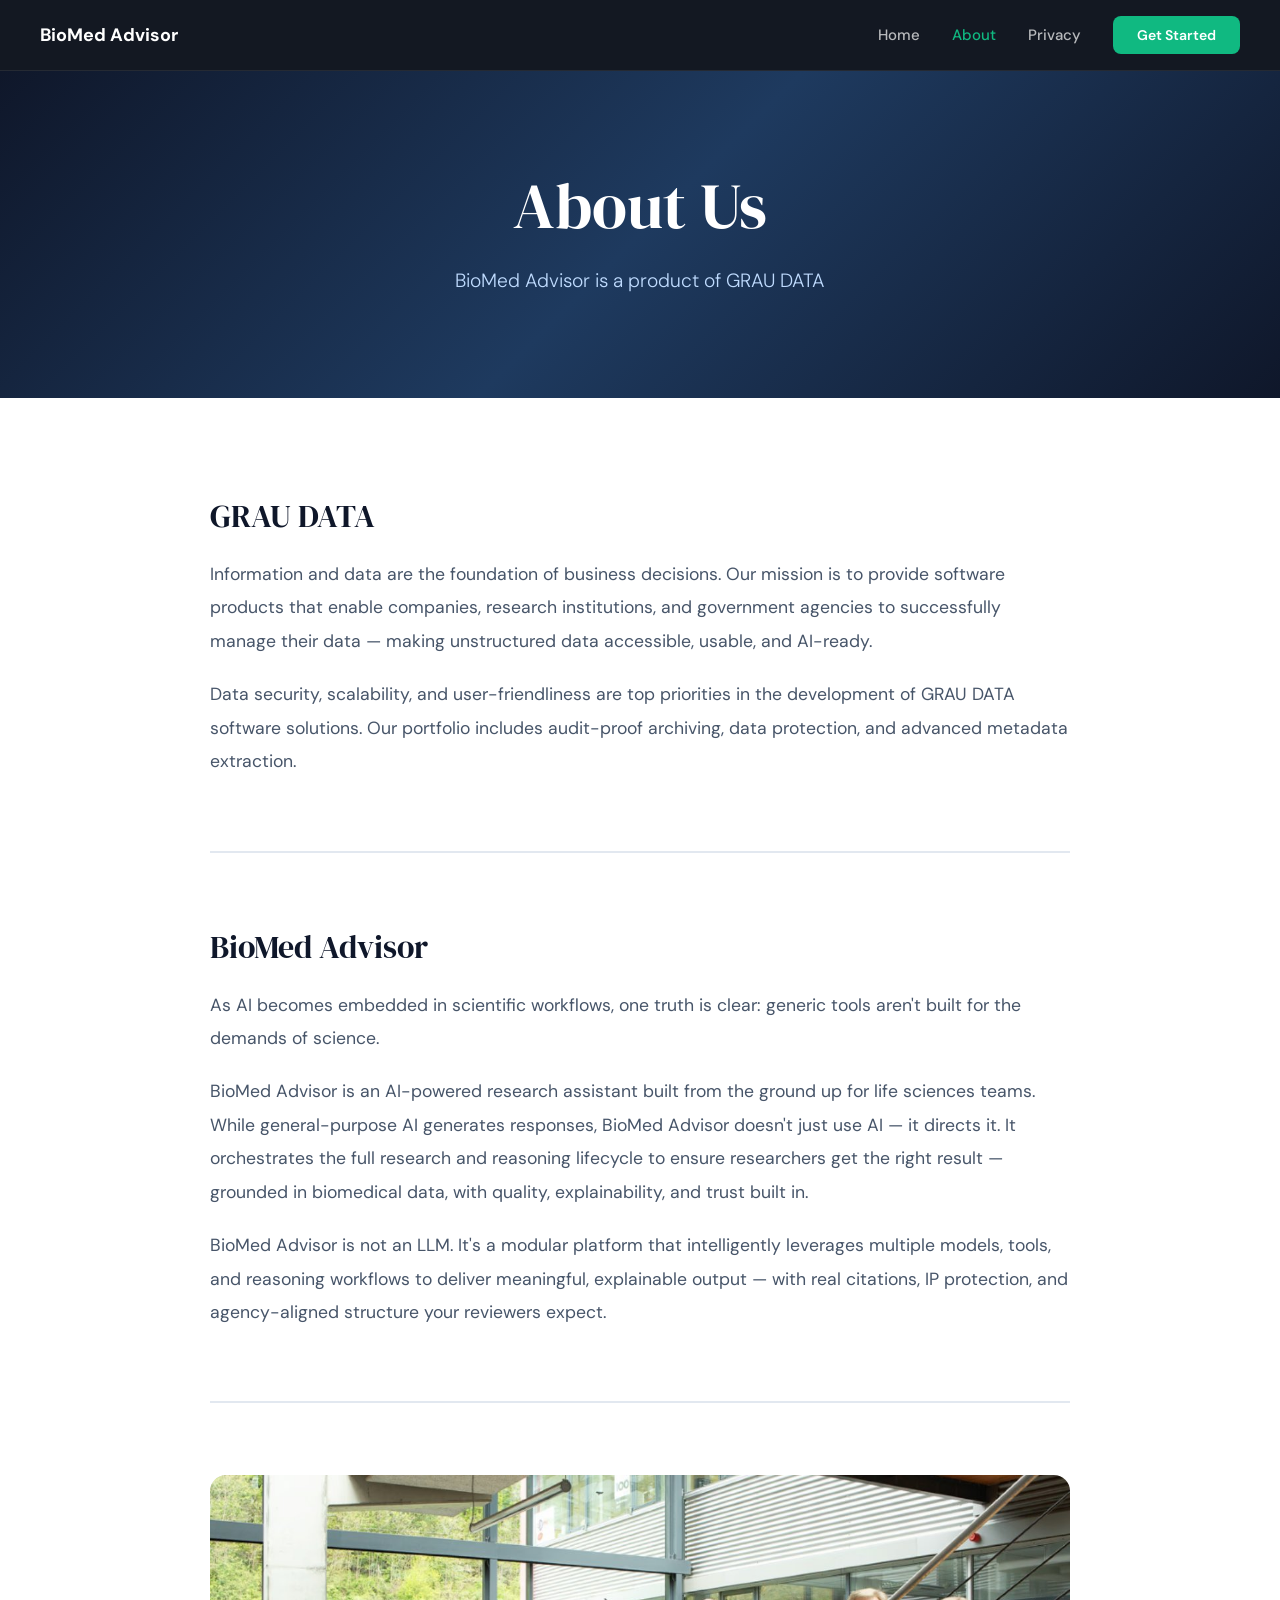
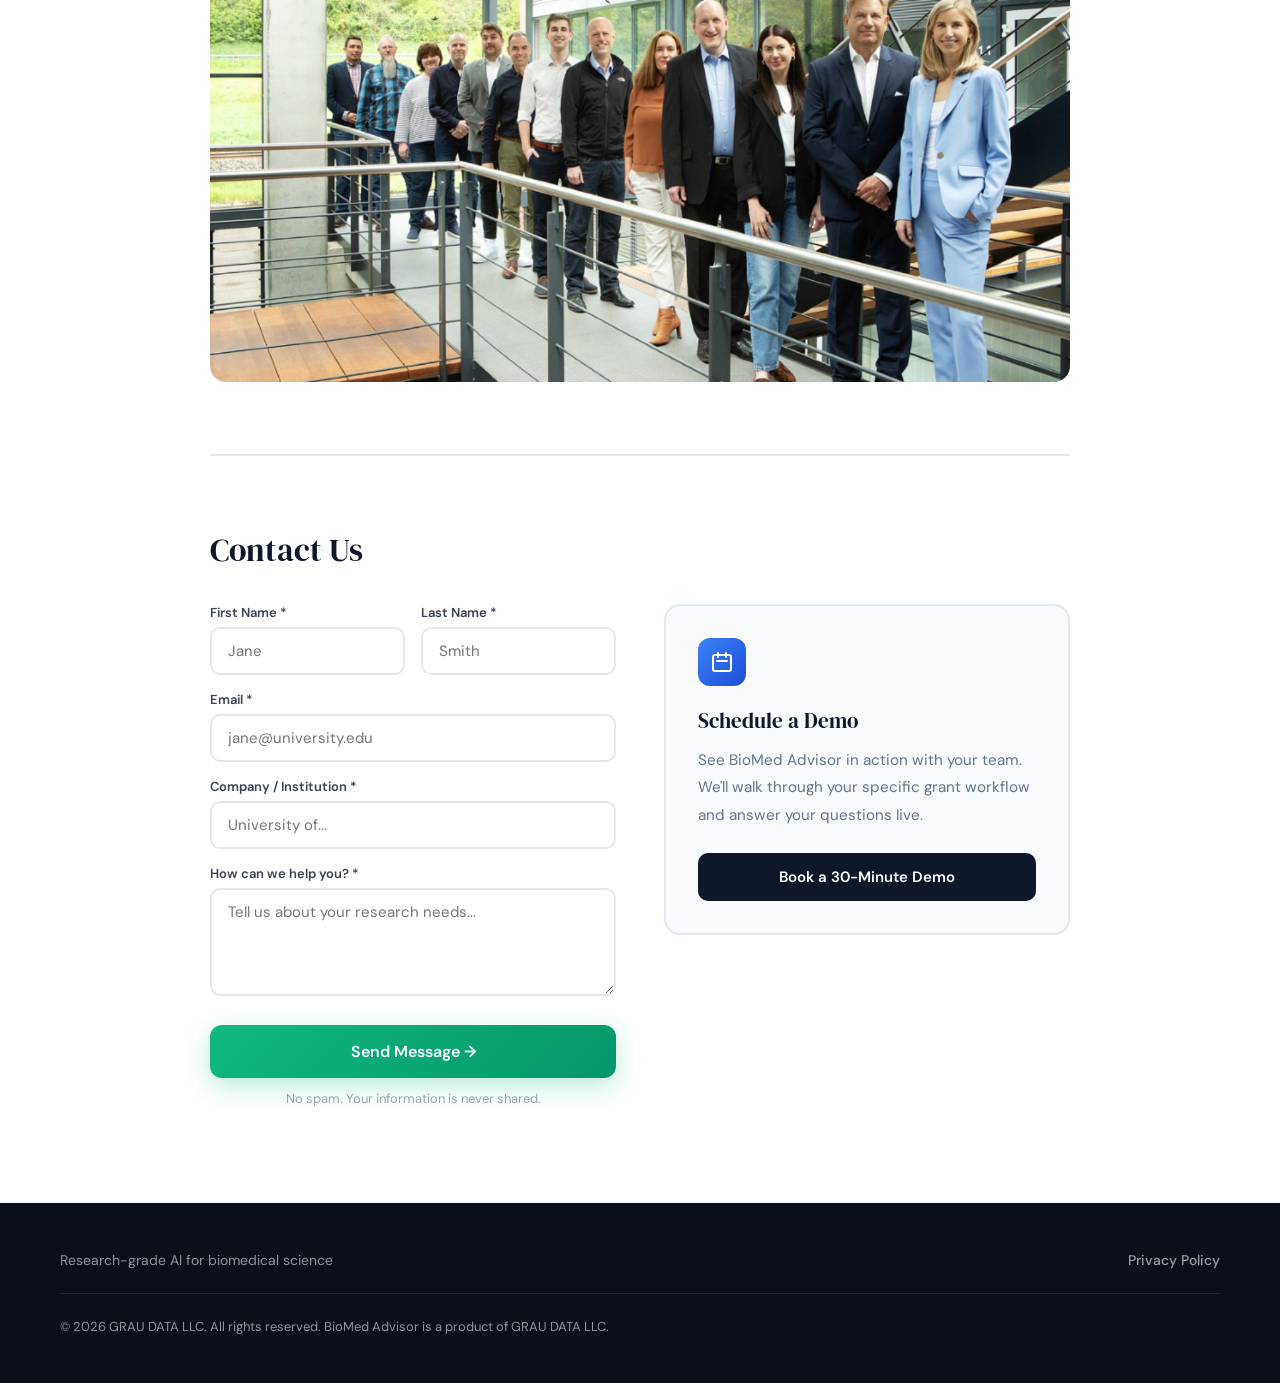
<file: about.html>
<!DOCTYPE html>
<html lang="en">
<head>
<meta charset="UTF-8"/>
<meta name="viewport" content="width=device-width,initial-scale=1.0"/>
<title>About Us | BioMed Advisor</title>
<link href="https://fonts.googleapis.com/css2?family=DM+Sans:ital,wght@0,300;0,400;0,500;0,600;0,700&family=DM+Serif+Display&display=swap" rel="stylesheet"/>
<style>
*{font-family:'DM Sans',sans-serif;box-sizing:border-box;margin:0;padding:0;}
h1,h2,h3{font-family:'DM Serif Display',serif;font-weight:400;}
body{background:white;color:#1a1a1a;overflow-x:hidden;}
a{text-decoration:none;}
input,textarea{font-family:'DM Sans',sans-serif;}
</style>
</head>
<body>

<!-- NAV -->
<nav style="position:sticky;top:0;z-index:100;background:rgba(10,15,26,0.96);backdrop-filter:blur(12px);border-bottom:1px solid rgba(255,255,255,0.08);padding:16px 40px;display:flex;justify-content:space-between;align-items:center;">
  <a href="/index.html" style="display:flex;align-items:center;gap:10px;">

    <span style="color:white;font-weight:700;font-size:18px;">BioMed Advisor</span>
  </a>
  <div style="display:flex;align-items:center;gap:32px;">
    <a href="/index.html" style="color:rgba(255,255,255,0.7);font-size:15px;font-weight:500;">Home</a>
    <a href="/about.html" style="color:#10b981;font-size:15px;font-weight:500;">About</a>
    <a href="/privacy.html" style="color:rgba(255,255,255,0.7);font-size:15px;font-weight:500;">Privacy</a>
    <a href="/index.html#contact" style="background:#10b981;color:white;padding:10px 24px;border-radius:8px;font-size:14px;font-weight:600;">Get Started</a>
  </div>
</nav>

<!-- HEADER -->
<section style="background:linear-gradient(135deg,#0f172a,#1e3a5f,#0f172a);padding:100px 40px;text-align:center;">
  <div style="max-width:700px;margin:0 auto;">
    <h1 style="font-size:clamp(2.5rem,5vw,4rem);color:white;margin-bottom:24px;line-height:1.1;">About Us</h1>
    <p style="font-size:1.2rem;color:#bfdbfe;line-height:1.7;font-weight:300;">
      BioMed Advisor is a product of GRAU DATA
    </p>
  </div>
</section>

<!-- MAIN CONTENT -->
<section style="padding:96px 40px;">
  <div style="max-width:860px;margin:0 auto;">

    <!-- GRAU DATA -->
    <div style="margin-bottom:72px;">
      <h2 style="font-size:2rem;color:#0f172a;margin-bottom:20px;">GRAU DATA</h2>
      <p style="font-size:1.1rem;color:#475569;line-height:1.9;margin-bottom:20px;">
        Information and data are the foundation of business decisions. Our mission is to provide software products that enable companies, research institutions, and government agencies to successfully manage their data — making unstructured data accessible, usable, and AI-ready.
      </p>
      <p style="font-size:1.1rem;color:#475569;line-height:1.9;">
        Data security, scalability, and user-friendliness are top priorities in the development of GRAU DATA software solutions. Our portfolio includes audit-proof archiving, data protection, and advanced metadata extraction.
      </p>
    </div>

    <hr style="border:none;border-top:2px solid #e2e8f0;margin-bottom:72px;"/>

    <!-- BioMed Advisor -->
    <div style="margin-bottom:72px;">
      <h2 style="font-size:2rem;color:#0f172a;margin-bottom:20px;">BioMed Advisor</h2>
      <p style="font-size:1.1rem;color:#475569;line-height:1.9;margin-bottom:20px;">
        As AI becomes embedded in scientific workflows, one truth is clear: generic tools aren't built for the demands of science.
      </p>
      <p style="font-size:1.1rem;color:#475569;line-height:1.9;margin-bottom:20px;">
        BioMed Advisor is an AI-powered research assistant built from the ground up for life sciences teams. While general-purpose AI generates responses, BioMed Advisor doesn't just use AI — it directs it. It orchestrates the full research and reasoning lifecycle to ensure researchers get the right result — grounded in biomedical data, with quality, explainability, and trust built in.
      </p>
      <p style="font-size:1.1rem;color:#475569;line-height:1.9;">
        BioMed Advisor is not an LLM. It's a modular platform that intelligently leverages multiple models, tools, and reasoning workflows to deliver meaningful, explainable output — with real citations, IP protection, and agency-aligned structure your reviewers expect.
      </p>
    </div>

    <hr style="border:none;border-top:2px solid #e2e8f0;margin-bottom:72px;"/>

    <!-- TEAM IMAGE PLACEHOLDER -->
    <div style="margin-bottom:72px;">
      <!-- ↓↓↓ REPLACE team.jpg WITH YOUR ACTUAL IMAGE FILENAME ↓↓↓ -->
      <img src="[data-uri]" alt="GRAU DATA team" style="width:100%;border-radius:16px;display:block;"/>
      
    </div>

    <hr style="border:none;border-top:2px solid #e2e8f0;margin-bottom:72px;"/>

    <!-- CONTACT -->
    <div>
      <h2 style="font-size:2rem;color:#0f172a;margin-bottom:32px;">Contact Us</h2>
      <div style="display:grid;grid-template-columns:1fr 1fr;gap:48px;align-items:start;">

        <!-- Form -->
        <div>
          <form id="about-form" action="https://formspree.io/f/mojnopqw" method="POST">
            <div style="display:grid;grid-template-columns:1fr 1fr;gap:16px;margin-bottom:16px;">
              <div>
                <label style="display:block;font-size:13px;font-weight:600;color:#374151;margin-bottom:6px;">First Name *</label>
                <input name="first_name" required placeholder="Jane" style="width:100%;padding:12px 16px;border:2px solid #e5e7eb;border-radius:10px;font-size:15px;outline:none;box-sizing:border-box;" onfocus="this.style.borderColor='#10b981'" onblur="this.style.borderColor='#e5e7eb'"/>
              </div>
              <div>
                <label style="display:block;font-size:13px;font-weight:600;color:#374151;margin-bottom:6px;">Last Name *</label>
                <input name="last_name" required placeholder="Smith" style="width:100%;padding:12px 16px;border:2px solid #e5e7eb;border-radius:10px;font-size:15px;outline:none;box-sizing:border-box;" onfocus="this.style.borderColor='#10b981'" onblur="this.style.borderColor='#e5e7eb'"/>
              </div>
            </div>
            <div style="margin-bottom:16px;">
              <label style="display:block;font-size:13px;font-weight:600;color:#374151;margin-bottom:6px;">Email *</label>
              <input name="email" type="email" required placeholder="jane@university.edu" style="width:100%;padding:12px 16px;border:2px solid #e5e7eb;border-radius:10px;font-size:15px;outline:none;box-sizing:border-box;" onfocus="this.style.borderColor='#10b981'" onblur="this.style.borderColor='#e5e7eb'"/>
            </div>
            <div style="margin-bottom:16px;">
              <label style="display:block;font-size:13px;font-weight:600;color:#374151;margin-bottom:6px;">Company / Institution *</label>
              <input name="company" required placeholder="University of..." style="width:100%;padding:12px 16px;border:2px solid #e5e7eb;border-radius:10px;font-size:15px;outline:none;box-sizing:border-box;" onfocus="this.style.borderColor='#10b981'" onblur="this.style.borderColor='#e5e7eb'"/>
            </div>
            <div style="margin-bottom:24px;">
              <label style="display:block;font-size:13px;font-weight:600;color:#374151;margin-bottom:6px;">How can we help you? *</label>
              <textarea name="message" required placeholder="Tell us about your research needs..." rows="4" style="width:100%;padding:12px 16px;border:2px solid #e5e7eb;border-radius:10px;font-size:15px;outline:none;box-sizing:border-box;resize:vertical;" onfocus="this.style.borderColor='#10b981'" onblur="this.style.borderColor='#e5e7eb'"></textarea>
            </div>
            <button type="submit" style="width:100%;padding:16px;background:linear-gradient(135deg,#10b981,#059669);color:white;font-size:16px;font-weight:600;border:none;border-radius:12px;cursor:pointer;box-shadow:0 8px 24px rgba(16,185,129,0.3);">Send Message →</button>
            <p style="text-align:center;font-size:13px;color:#9ca3af;margin-top:12px;">No spam. Your information is never shared.</p>
          </form>
          <div id="about-success" style="display:none;text-align:center;padding:32px;background:#f0fdf4;border-radius:16px;border:2px solid #bbf7d0;">
            <div style="font-size:40px;margin-bottom:12px;">✓</div>
            <h3 style="font-size:1.3rem;color:#065f46;margin-bottom:8px;">Message sent!</h3>
            <p style="color:#047857;font-size:15px;">We'll get back to you shortly.</p>
          </div>
        </div>

        <!-- Schedule -->
        <div style="background:#f8fafc;border-radius:16px;padding:32px;border:2px solid #e2e8f0;">
          <div style="width:48px;height:48px;background:linear-gradient(135deg,#3b82f6,#1d4ed8);border-radius:12px;display:flex;align-items:center;justify-content:center;margin-bottom:20px;">
            <svg width="24" height="24" fill="none" viewBox="0 0 24 24" stroke="white" stroke-width="2"><path stroke-linecap="round" stroke-linejoin="round" d="M8 7V3m8 4V3m-9 8h10M5 21h14a2 2 0 002-2V7a2 2 0 00-2-2H5a2 2 0 00-2 2v12a2 2 0 002 2z"/></svg>
          </div>
          <h3 style="font-size:1.3rem;color:#0f172a;margin-bottom:12px;">Schedule a Demo</h3>
          <p style="font-size:0.95rem;color:#64748b;line-height:1.8;margin-bottom:24px;">See BioMed Advisor in action with your team. We'll walk through your specific grant workflow and answer your questions live.</p>
          <a href="https://tidycal.com/graudata/30-minute-meeting-1dleel9" target="_blank" style="display:block;text-align:center;background:#0f172a;color:white;padding:14px 24px;border-radius:10px;font-weight:600;font-size:15px;">Book a 30-Minute Demo</a>
        </div>

      </div>
    </div>

  </div>
</section>

<!-- FOOTER -->
<footer style="background:#0a0f1a;color:rgba(255,255,255,0.55);padding:48px 40px;">
  <div style="max-width:1160px;margin:0 auto;">
    <div style="display:flex;justify-content:space-between;align-items:center;flex-wrap:wrap;gap:24px;padding-bottom:24px;border-bottom:1px solid rgba(255,255,255,0.1);">
      <div>
        <div style="font-size:14px;color:rgba(255,255,255,0.55);">Research-grade AI for biomedical science</div>
      </div>
      <div style="display:flex;gap:32px;flex-wrap:wrap;align-items:center;">
        
        <a href="/privacy.html" style="color:rgba(255,255,255,0.6);font-size:14px;font-weight:500;">Privacy Policy</a>
      </div>
    </div>
    <div style="padding-top:24px;font-size:13px;">
      <span>© 2026 GRAU DATA LLC. All rights reserved. BioMed Advisor is a product of GRAU DATA LLC.</span>
    </div>
  </div>
</footer>

<script>
document.getElementById('about-form').addEventListener('submit', async function(e) {
  e.preventDefault();
  const btn = this.querySelector('button[type=submit]');
  btn.textContent = 'Sending...'; btn.disabled = true;
  try {
    const res = await fetch(this.action, {method:'POST', body:new FormData(this), headers:{'Accept':'application/json'}});
    if(res.ok) { this.style.display='none'; document.getElementById('about-success').style.display='block'; }
    else { btn.textContent = 'Error — please try again'; btn.disabled = false; }
  } catch(err) { btn.textContent = 'Error — please try again'; btn.disabled = false; }
});
</script>

</body>
</html>
</file>
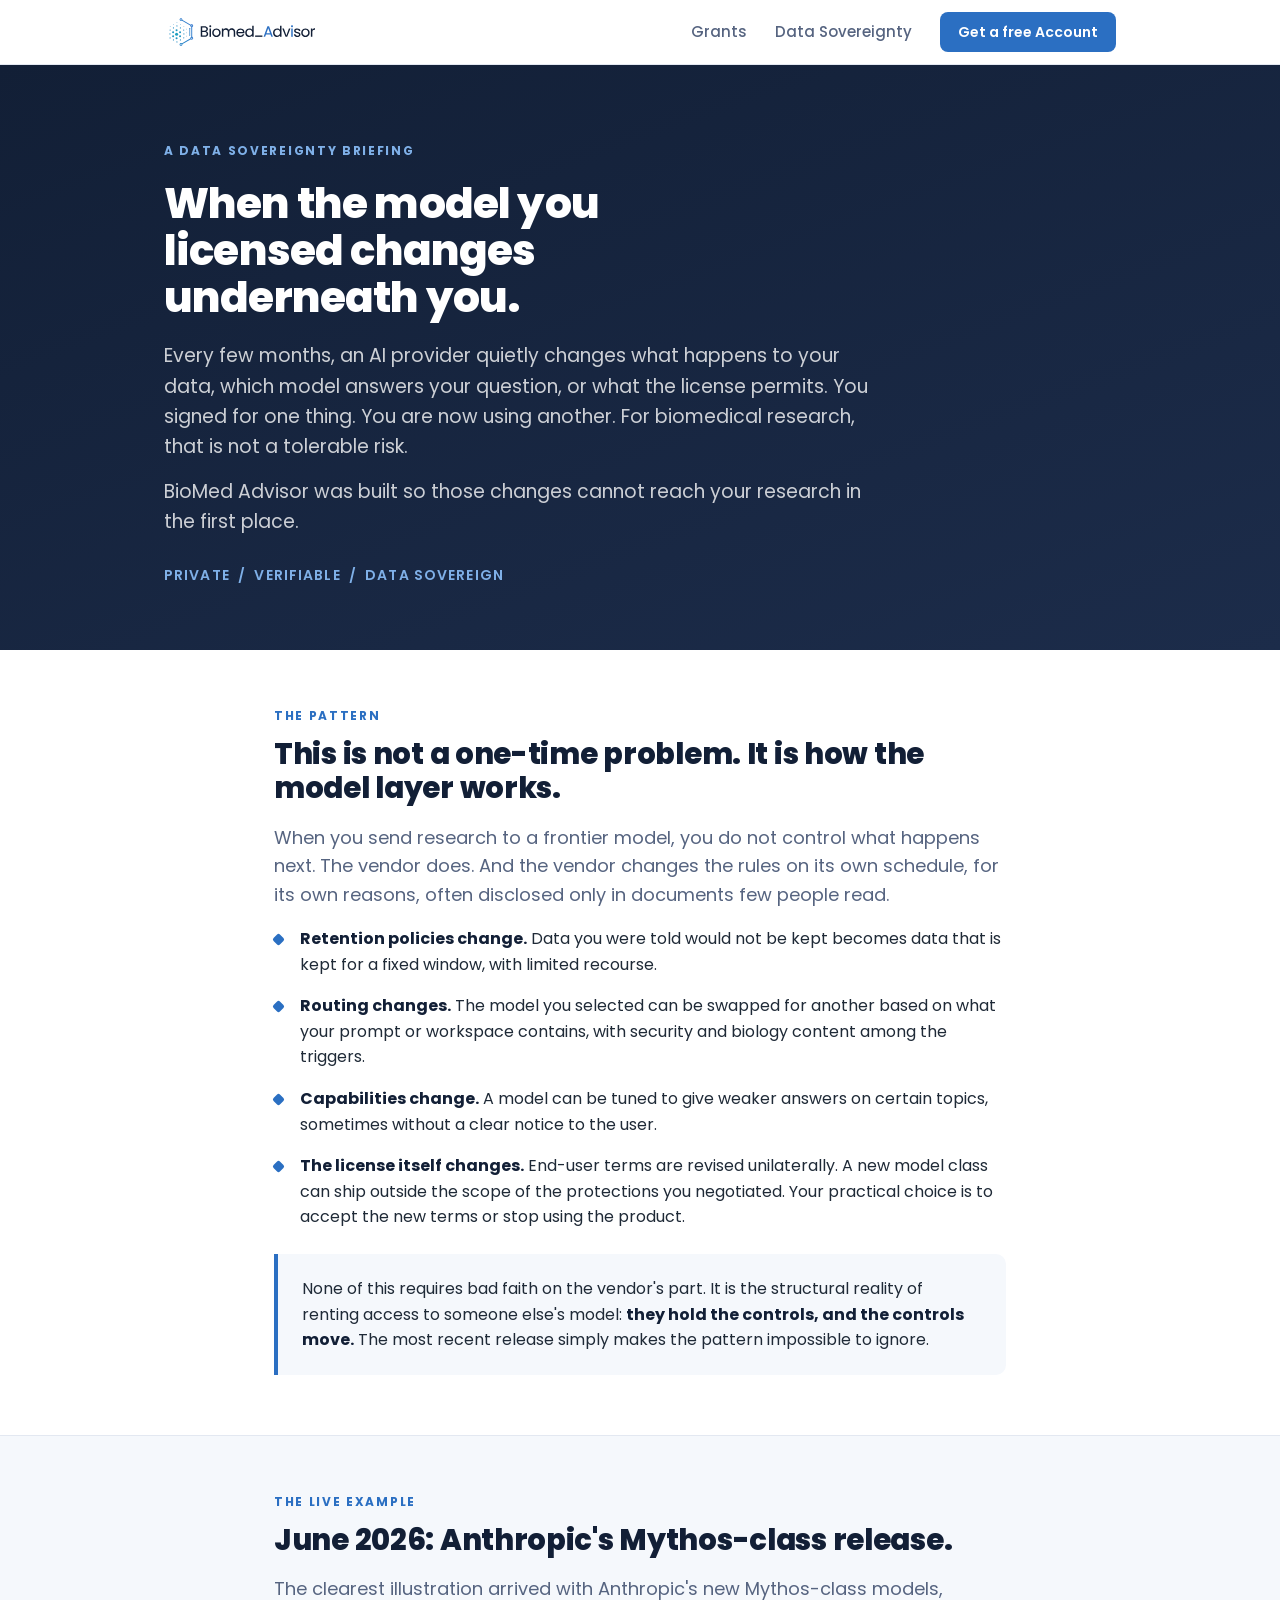
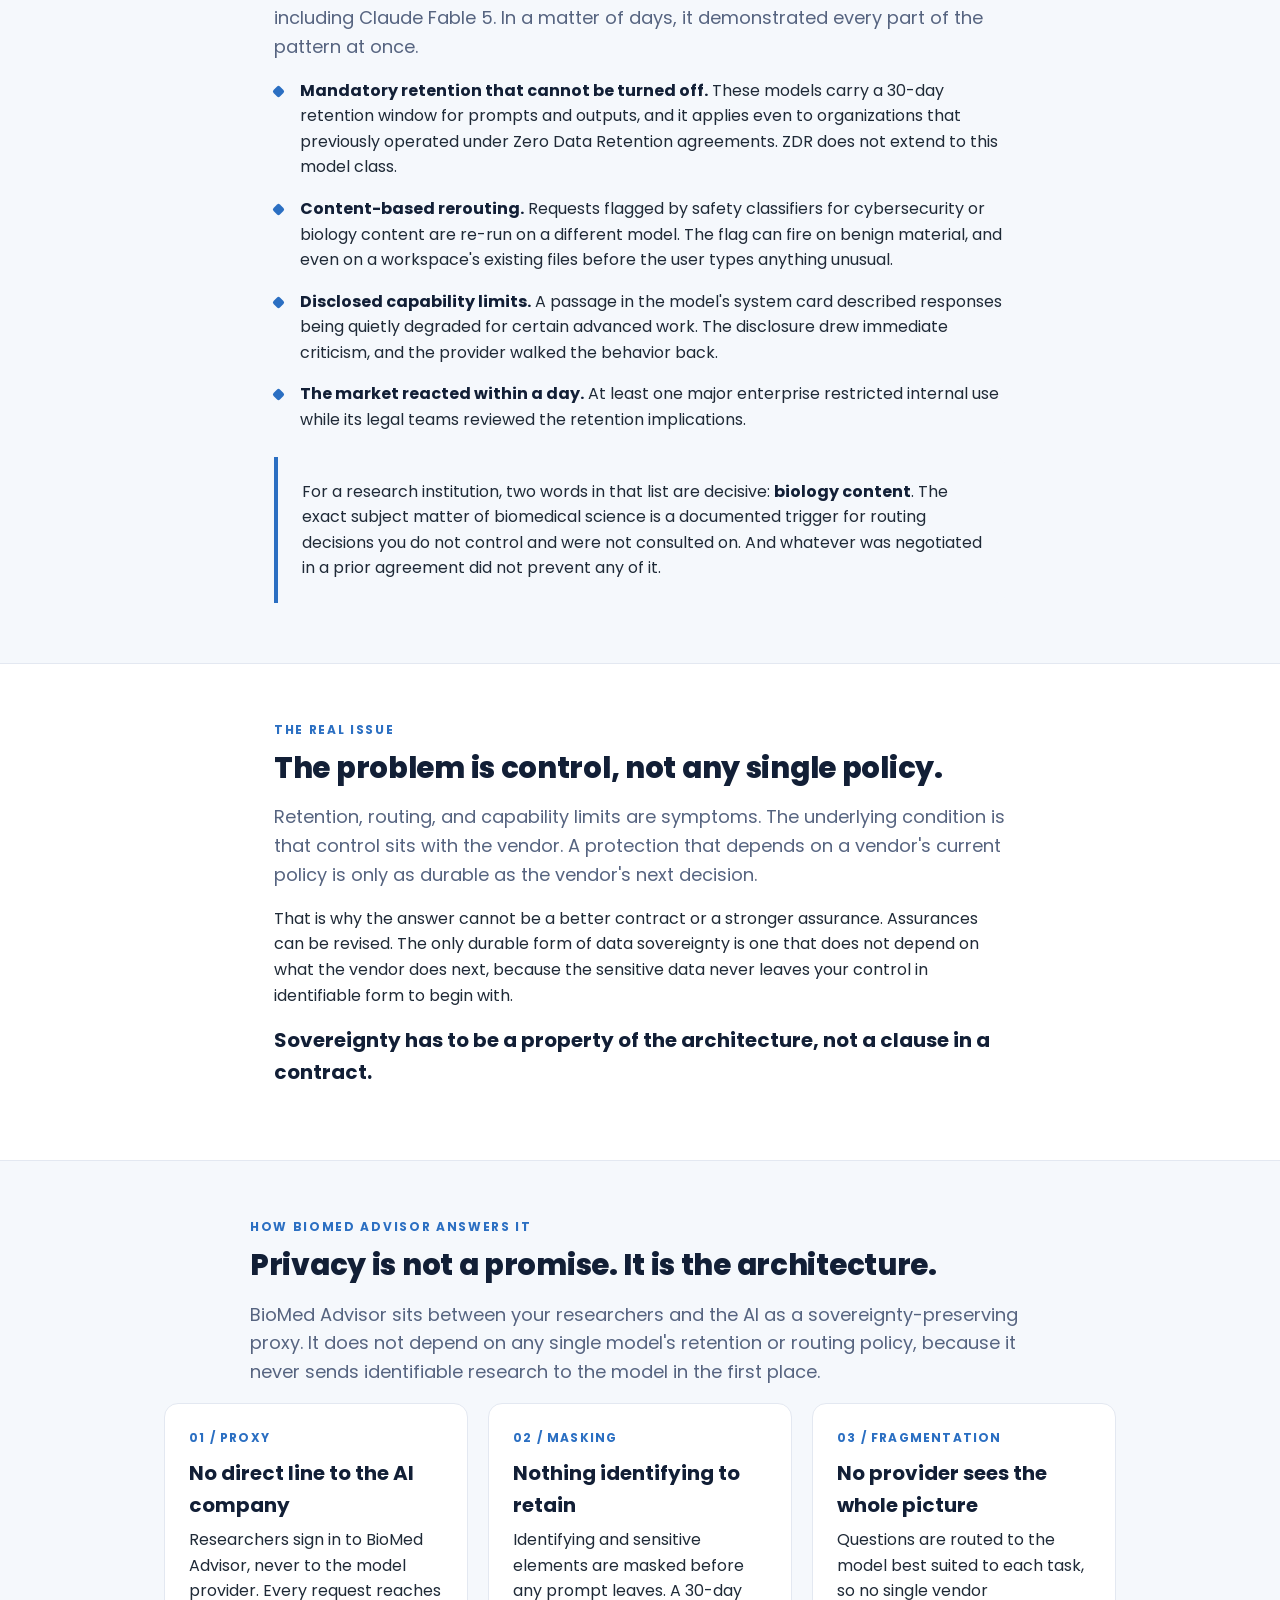
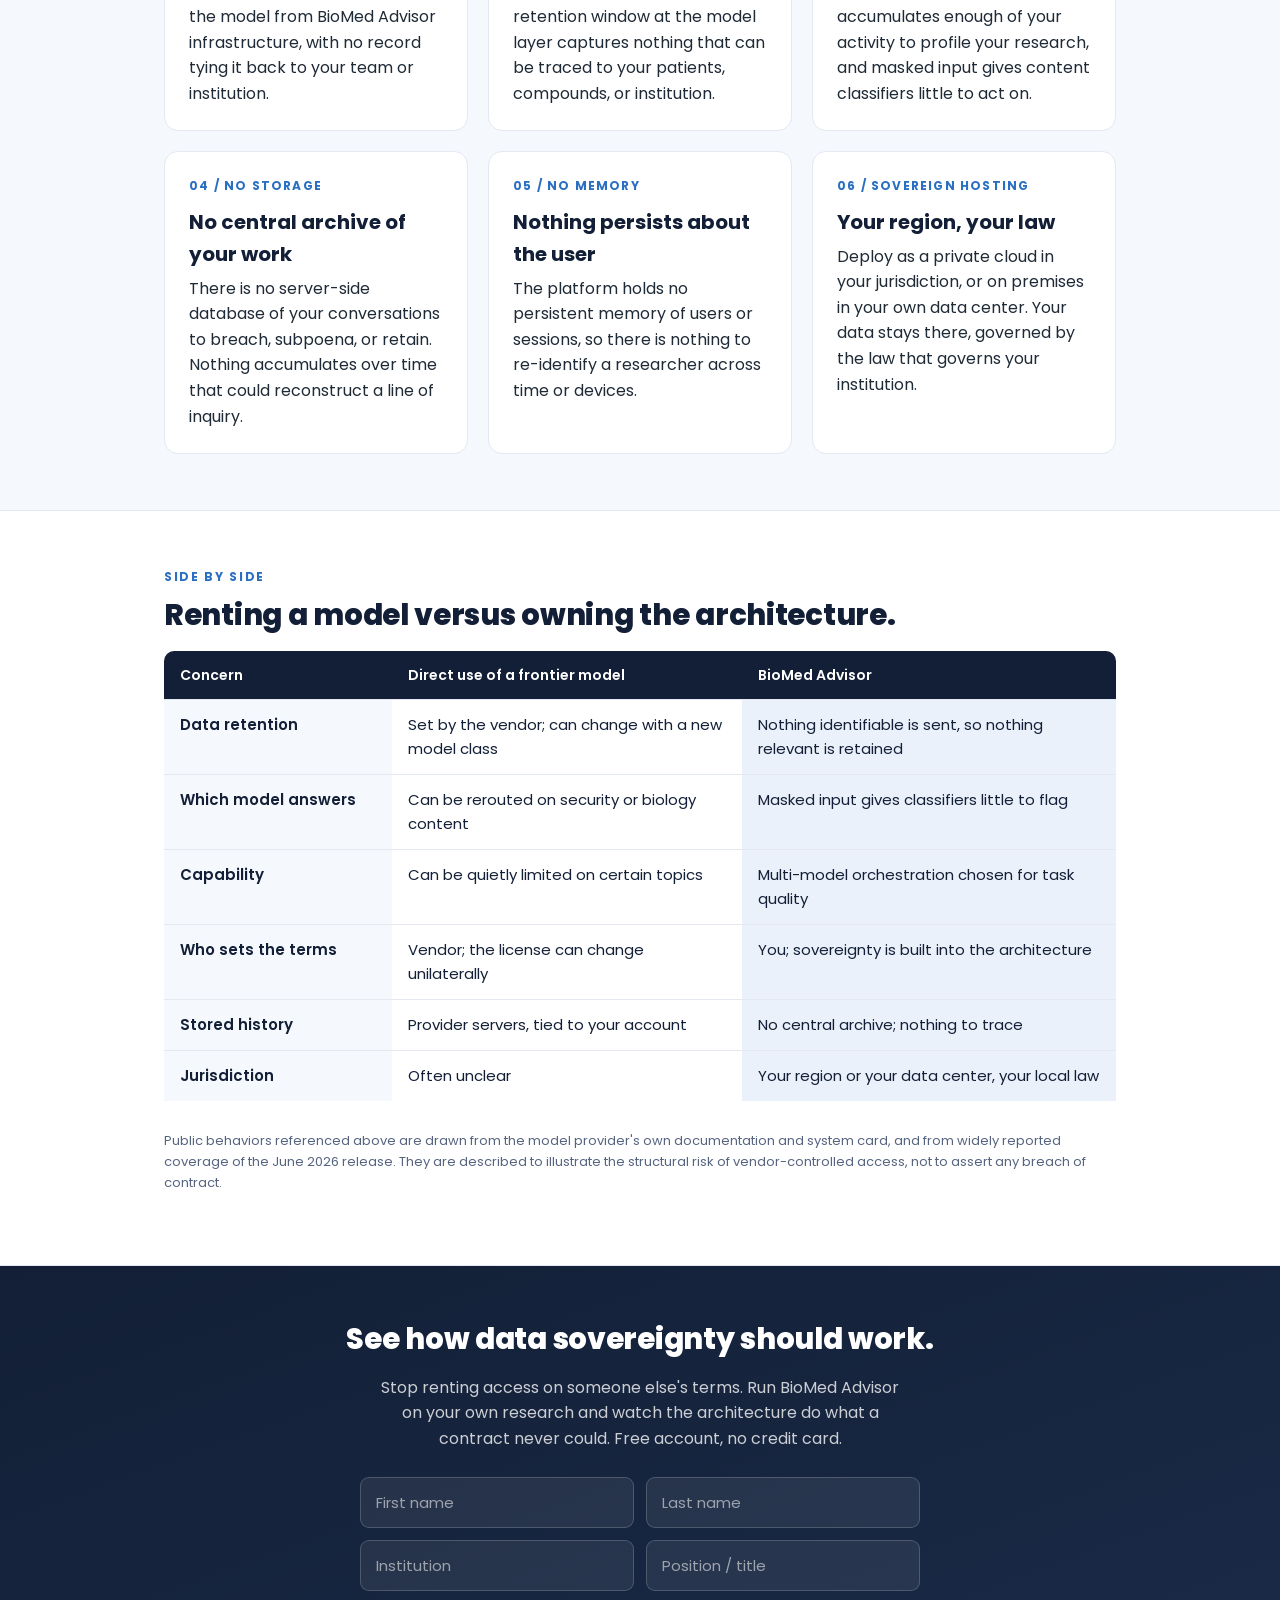
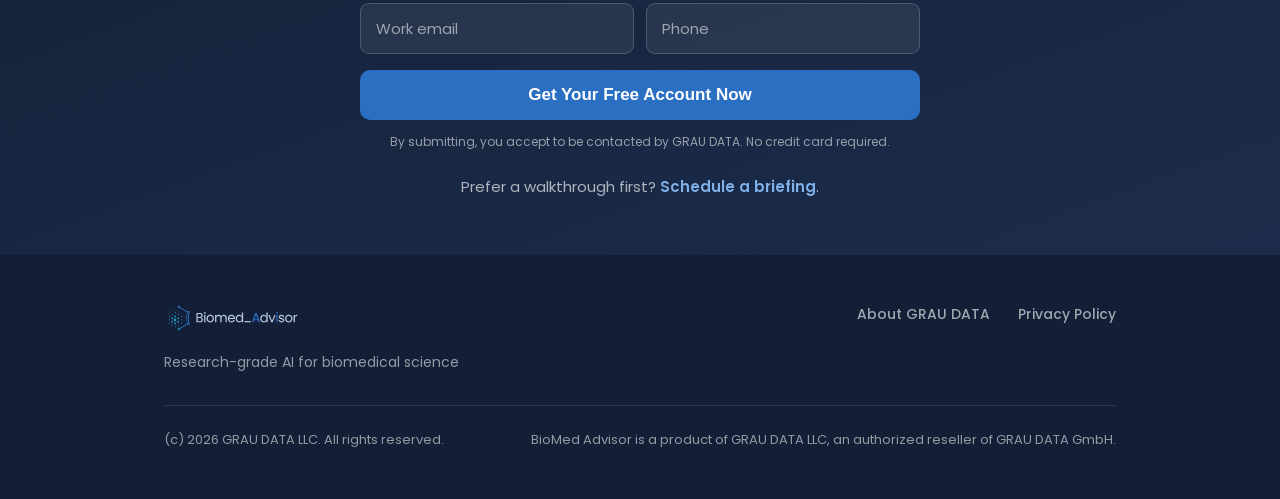
<file: data-sovereignty-briefing.html>
<!DOCTYPE html>
<html lang="en">
<head>
<meta charset="UTF-8">
<meta name="viewport" content="width=device-width,initial-scale=1.0">
<title>When the Model You Licensed Changes Underneath You — BioMed Advisor</title>
<meta name="description" content="When you license a frontier model, the vendor controls retention, routing, and the terms themselves. BioMed Advisor makes data sovereignty a property of the architecture, not a clause in a contract.">
<meta property="og:title" content="When the Model You Licensed Changes Underneath You — BioMed Advisor">
<meta property="og:description" content="Better AI. Not more AI. Private. Verifiable. Data Sovereign.">
<meta property="og:type" content="article">
<meta property="og:url" content="https://biomedadvisor.com/data-sovereignty-briefing">
<link rel="icon" type="image/svg+xml" href="[data-uri]">
<link rel="preconnect" href="https://fonts.googleapis.com">
<link rel="preconnect" href="https://fonts.gstatic.com" crossorigin>
<link href="https://fonts.googleapis.com/css2?family=Poppins:wght@400;500;600;700;800&display=swap" rel="stylesheet">
<style>
  :root{
    --navy:#121F36;
    --navy2:#1c2c4a;
    --blue:#2b6fc2;
    --blue-bright:#3472cf;
    --cyan:#19a2bf;
    --blue-light:#b9c6e0;
    --ink:#121F36;
    --slate:#566480;
    --line:#e3e8f1;
    --bg:#ffffff;
    --bg-soft:#f5f8fc;
    --bg-tint:#eaf1fb;
  }
  *{box-sizing:border-box;margin:0;padding:0;}
  html{scroll-behavior:smooth;}
  body{
    font-family:"Poppins",-apple-system,BlinkMacSystemFont,"Segoe UI",Roboto,Helvetica,Arial,sans-serif;
    color:var(--ink);
    background:var(--bg);
    line-height:1.6;
    -webkit-font-smoothing:antialiased;
  }
  a{color:var(--blue);text-decoration:none;}
  a:hover{text-decoration:underline;}
  .wrap{max-width:1000px;margin:0 auto;padding:0 24px;}
  .narrow{max-width:780px;}

  /* Header */
  header.site{
    position:sticky;top:0;z-index:50;
    background:rgba(255,255,255,0.92);
    backdrop-filter:saturate(180%) blur(10px);
    border-bottom:1px solid var(--line);
  }
  .nav{display:flex;align-items:center;justify-content:space-between;height:64px;}
  .nav img{height:30px;width:auto;display:block;}
  .nav .brand{display:flex;align-items:center;}
  .logo-svg{display:inline-block;line-height:0;}
  .logo-svg svg{display:block;width:auto;}
  .logo-header svg{height:34px;}
  .logo-footer svg{height:30px;margin-bottom:10px;}
  .nav .brand:hover{text-decoration:none;}
  .nav .links{display:flex;gap:28px;align-items:center;}
  .nav .links a{color:var(--slate);font-size:15px;font-weight:500;}
  .nav a.cta, .nav a.cta:link, .nav a.cta:visited{
    background:var(--blue);color:#fff;padding:9px 18px;border-radius:8px;
    font-weight:600;font-size:14px;
  }
  .nav a.cta:hover{background:#1559b8;color:#fff;text-decoration:none;}
  @media(max-width:680px){ .nav .links a.hide-sm{display:none;} }

  /* Hero */
  .hero{
    background:linear-gradient(160deg,var(--navy) 0%,var(--navy2) 100%);
    color:#fff;padding:72px 0 64px;
  }
  .kicker{
    display:inline-block;font-size:12px;font-weight:700;letter-spacing:0.14em;
    text-transform:uppercase;color:#7fb0e8;margin-bottom:20px;
  }
  .hero h1{
    font-size:42px;line-height:1.12;font-weight:800;letter-spacing:-0.02em;
    margin-bottom:20px;max-width:18ch;
  }
  .hero p.lede{font-size:19px;color:rgba(255,255,255,0.78);max-width:60ch;margin-bottom:14px;}
  .pillars{font-size:14px;font-weight:600;letter-spacing:0.08em;color:#7fb0e8;
    text-transform:uppercase;margin-top:26px;}
  @media(max-width:680px){ .hero h1{font-size:31px;} .hero{padding:52px 0 44px;} }

  /* Sections */
  section{padding:56px 0;border-bottom:1px solid var(--line);}
  section:last-of-type{border-bottom:none;}
  .eyebrow{font-size:12px;font-weight:700;letter-spacing:0.14em;text-transform:uppercase;
    color:var(--blue);margin-bottom:12px;}
  h2{font-size:29px;line-height:1.18;font-weight:800;letter-spacing:-0.01em;margin-bottom:18px;}
  h3{font-size:20px;font-weight:700;margin:0 0 6px;}
  p{margin-bottom:16px;color:#1f2a37;}
  .lead{font-size:18px;color:var(--slate);}
  strong{color:var(--ink);}

  .callout{
    background:var(--bg-soft);border-left:4px solid var(--blue);
    padding:22px 24px;border-radius:0 10px 10px 0;margin:8px 0 4px;
  }
  .callout p:last-child{margin-bottom:0;}

  ul.clean{list-style:none;margin:8px 0 0;}
  ul.clean li{position:relative;padding-left:26px;margin-bottom:16px;color:#1f2a37;}
  ul.clean li:before{
    content:"";position:absolute;left:0;top:9px;width:9px;height:9px;
    background:var(--blue);border-radius:2px;transform:rotate(45deg);
  }
  ul.clean li b{color:var(--ink);}

  /* Card grid */
  .grid{display:grid;grid-template-columns:repeat(3,1fr);gap:20px;margin-top:10px;}
  @media(max-width:780px){ .grid{grid-template-columns:1fr;} }
  .card{
    background:#fff;border:1px solid var(--line);border-radius:14px;padding:24px;
  }
  .card .num{font-size:12px;font-weight:700;letter-spacing:0.1em;color:var(--blue);margin-bottom:10px;}

  /* Table */
  .tablewrap{overflow-x:auto;margin-top:8px;}
  table{border-collapse:collapse;width:100%;font-size:15px;min-width:560px;}
  th,td{text-align:left;padding:13px 16px;border-bottom:1px solid var(--line);vertical-align:top;}
  thead th{background:var(--navy);color:#fff;font-weight:600;font-size:14px;}
  thead th:first-child{border-radius:10px 0 0 0;}
  thead th:last-child{border-radius:0 10px 0 0;}
  td.feat{font-weight:600;color:var(--ink);background:var(--bg-soft);width:24%;}
  td.bma{background:var(--bg-tint);}
  tbody tr:last-child td{border-bottom:none;}

  /* CTA band */
  .ctaband{background:linear-gradient(160deg,var(--navy) 0%,var(--navy2) 100%);color:#fff;text-align:center;}
  .ctaband h2{color:#fff;}
  .ctaband p{color:rgba(255,255,255,0.78);max-width:54ch;margin:0 auto 26px;}
  .btnrow{display:flex;gap:14px;justify-content:center;flex-wrap:wrap;}
  .btn-primary{background:var(--blue);color:#fff;padding:14px 28px;border-radius:10px;font-weight:700;font-size:16px;}
  .btn-primary:hover{background:#1559b8;text-decoration:none;}
  .btn-ghost{background:transparent;color:#fff;border:1px solid rgba(255,255,255,0.35);
    padding:14px 28px;border-radius:10px;font-weight:600;font-size:16px;}
  .btn-ghost:hover{border-color:#fff;text-decoration:none;}

  .note{font-size:13px;color:var(--slate);margin-top:30px;}
  .note a{color:var(--blue);}

  /* CTA form */
  .cta-form{max-width:560px;margin:6px auto 0;text-align:left;}
  .cta-form .frow{display:flex;gap:12px;margin-bottom:12px;}
  .cta-form .frow input{flex:1;min-width:0;}
  .cta-form input{
    width:100%;padding:13px 15px;border-radius:9px;border:1px solid rgba(255,255,255,0.18);
    background:rgba(255,255,255,0.07);color:#fff;font-size:15px;font-family:inherit;
  }
  .cta-form input::placeholder{color:rgba(255,255,255,0.55);}
  .cta-form input:focus{outline:none;border-color:#7fb0e8;background:rgba(255,255,255,0.12);}
  .cta-submit{width:100%;border:none;cursor:pointer;margin-top:4px;font-size:17px;padding:15px;}
  .cta-submit:disabled{opacity:0.6;cursor:default;}
  .fnote{font-size:12px;color:rgba(255,255,255,0.55);text-align:center;margin-top:12px;}
  @media(max-width:560px){ .cta-form .frow{flex-direction:column;gap:12px;} }
  .cta-thanks{max-width:560px;margin:0 auto;background:rgba(255,255,255,0.06);
    border:1px solid rgba(255,255,255,0.15);border-radius:14px;padding:32px;text-align:center;}
  .cta-thanks .check{width:48px;height:48px;line-height:48px;border-radius:50%;
    background:var(--blue);color:#fff;font-size:24px;margin:0 auto 16px;}
  .alt-cta{font-size:15px;color:rgba(255,255,255,0.65);margin-top:24px;text-align:center;}
  .alt-cta a{color:#7fb0e8;font-weight:600;}

  /* Footer */
  footer.site{background:var(--navy);color:rgba(255,255,255,0.55);padding:48px 0;}
  footer .top{display:flex;justify-content:space-between;align-items:flex-start;flex-wrap:wrap;gap:24px;margin-bottom:32px;}
  footer img{height:26px;margin-bottom:10px;}
  footer .desc{font-size:14px;line-height:1.6;}
  footer .flinks{display:flex;gap:28px;flex-wrap:wrap;align-items:center;}
  footer .flinks a{color:rgba(255,255,255,0.6);font-size:14px;font-weight:500;}
  footer .bottom{border-top:1px solid rgba(255,255,255,0.1);padding-top:24px;
    display:flex;justify-content:space-between;flex-wrap:wrap;gap:12px;font-size:13px;}
</style>
</head>
<body>

<header class="site">
  <div class="wrap nav">
    <a href="https://biomedadvisor.com/" class="brand" aria-label="Biomed_Advisor home">
      <span class="logo-svg logo-header"><svg id="bmal_Layer_1" xmlns="http://www.w3.org/2000/svg" version="1.1" xmlns:xlink="http://www.w3.org/1999/xlink" viewBox="0 0 1303.9370079 283.4645669">
  
  <defs>
    <style>
      .bmal_st0 {
        fill: url(#bmal_radial-gradient20);
      }

      .bmal_st1 {
        fill: url(#bmal_radial-gradient30);
      }

      .bmal_st2 {
        fill: url(#bmal_radial-gradient28);
      }

      .bmal_st3 {
        fill: #2b6fc2;
      }

      .bmal_st4 {
        fill: #121f36;
      }

      .bmal_st5 {
        fill: url(#bmal_radial-gradient10);
      }

      .bmal_st6 {
        fill: url(#bmal_radial-gradient24);
      }

      .bmal_st7 {
        fill: url(#bmal_radial-gradient11);
      }

      .bmal_st8 {
        fill: url(#bmal_radial-gradient34);
      }

      .bmal_st9 {
        fill: url(#bmal_radial-gradient);
      }

      .bmal_st10 {
        fill: url(#bmal_radial-gradient21);
      }

      .bmal_st11 {
        fill: url(#bmal_radial-gradient19);
      }

      .bmal_st12 {
        fill: url(#bmal_radial-gradient22);
      }

      .bmal_st13 {
        fill: url(#bmal_radial-gradient5);
      }

      .bmal_st14 {
        fill: url(#bmal_radial-gradient1);
      }

      .bmal_st15 {
        fill: url(#bmal_radial-gradient33);
      }

      .bmal_st16 {
        fill: url(#bmal_radial-gradient31);
      }

      .bmal_st17 {
        fill: url(#bmal_radial-gradient26);
      }

      .bmal_st18 {
        fill: url(#bmal_radial-gradient7);
      }

      .bmal_st19 {
        fill: url(#bmal_radial-gradient18);
      }

      .bmal_st20 {
        fill: url(#bmal_radial-gradient14);
      }

      .bmal_st21 {
        fill: url(#bmal_radial-gradient13);
      }

      .bmal_st22 {
        fill: url(#bmal_radial-gradient32);
      }

      .bmal_st23 {
        fill: url(#bmal_radial-gradient27);
      }

      .bmal_st24 {
        fill: url(#bmal_radial-gradient8);
      }

      .bmal_st25 {
        fill: url(#bmal_radial-gradient12);
      }

      .bmal_st26 {
        fill: url(#bmal_radial-gradient25);
      }

      .bmal_st27 {
        fill: url(#bmal_radial-gradient23);
      }

      .bmal_st28 {
        fill: url(#bmal_radial-gradient17);
      }

      .bmal_st29 {
        fill: url(#bmal_radial-gradient6);
      }

      .bmal_st30 {
        fill: url(#bmal_radial-gradient2);
      }

      .bmal_st31 {
        fill: url(#bmal_radial-gradient15);
      }

      .bmal_st32 {
        fill: url(#bmal_radial-gradient4);
      }

      .bmal_st33 {
        fill: url(#bmal_radial-gradient3);
      }

      .bmal_st34 {
        fill: url(#bmal_radial-gradient29);
      }

      .bmal_st35 {
        fill: url(#bmal_radial-gradient9);
      }

      .bmal_st36 {
        fill: url(#bmal_radial-gradient16);
      }
    </style>
    <radialGradient id="bmal_radial-gradient" cx="105.2989101" cy="742.1445407" fx="105.2989101" fy="742.1445407" r="163.381073" gradientTransform="translate(654.9948323 -421.5376321) rotate(59.9999796)" gradientUnits="userSpaceOnUse">
      <stop offset="0" stop-color="#19a2bf"/>
      <stop offset=".5084133" stop-color="#2787c7"/>
      <stop offset=".9999995" stop-color="#3472cf"/>
    </radialGradient>
    <radialGradient id="bmal_radial-gradient1" cx="105.2989101" cy="742.1445407" fx="105.2989101" fy="742.1445407" r="163.381073" gradientTransform="translate(0 -584)" gradientUnits="userSpaceOnUse">
      <stop offset="0" stop-color="#19a2bf"/>
      <stop offset=".5084133" stop-color="#2787c7"/>
      <stop offset=".9999995" stop-color="#3472cf"/>
    </radialGradient>
    <radialGradient id="bmal_radial-gradient2" cx="105.2989101" cy="742.1445407" fx="105.2989101" fy="742.1445407" r="163.381073" gradientTransform="translate(0 -584)" gradientUnits="userSpaceOnUse">
      <stop offset="0" stop-color="#19a2bf"/>
      <stop offset=".5084133" stop-color="#2787c7"/>
      <stop offset=".9999995" stop-color="#3472cf"/>
    </radialGradient>
    <radialGradient id="bmal_radial-gradient3" cx="105.2989101" cy="742.1445407" fx="105.2989101" fy="742.1445407" r="163.381073" gradientTransform="translate(426.6589364 -569.5197963) rotate(30.0000479)" gradientUnits="userSpaceOnUse">
      <stop offset="0" stop-color="#19a2bf"/>
      <stop offset=".5084133" stop-color="#2787c7"/>
      <stop offset=".9999995" stop-color="#3472cf"/>
    </radialGradient>
    <radialGradient id="bmal_radial-gradient4" cx="105.2989101" cy="742.1445407" fx="105.2989101" fy="742.1445407" r="163.381073" gradientTransform="translate(0 -584)" gradientUnits="userSpaceOnUse">
      <stop offset="0" stop-color="#19a2bf"/>
      <stop offset=".5084133" stop-color="#2787c7"/>
      <stop offset=".9999995" stop-color="#3472cf"/>
    </radialGradient>
    <radialGradient id="bmal_radial-gradient5" cx="105.2989101" cy="742.1445407" fx="105.2989101" fy="742.1445407" r="163.381073" gradientTransform="translate(0 -584)" gradientUnits="userSpaceOnUse">
      <stop offset="0" stop-color="#19a2bf"/>
      <stop offset=".5084133" stop-color="#2787c7"/>
      <stop offset=".9999995" stop-color="#3472cf"/>
    </radialGradient>
    <radialGradient id="bmal_radial-gradient6" cx="105.2989101" cy="742.1445407" fx="105.2989101" fy="742.1445407" r="163.381073" gradientTransform="translate(0 -584)" gradientUnits="userSpaceOnUse">
      <stop offset="0" stop-color="#19a2bf"/>
      <stop offset=".5084133" stop-color="#2787c7"/>
      <stop offset=".9999995" stop-color="#3472cf"/>
    </radialGradient>
    <radialGradient id="bmal_radial-gradient7" cx="105.2989101" cy="742.1445407" fx="105.2989101" fy="742.1445407" r="163.381073" gradientTransform="translate(0 -584)" gradientUnits="userSpaceOnUse">
      <stop offset="0" stop-color="#19a2bf"/>
      <stop offset=".5084133" stop-color="#2787c7"/>
      <stop offset=".9999995" stop-color="#3472cf"/>
    </radialGradient>
    <radialGradient id="bmal_radial-gradient8" cx="105.2989101" cy="742.1445407" fx="105.2989101" fy="742.1445407" r="163.381073" gradientTransform="translate(0 -584)" gradientUnits="userSpaceOnUse">
      <stop offset="0" stop-color="#19a2bf"/>
      <stop offset=".5084133" stop-color="#2787c7"/>
      <stop offset=".9999995" stop-color="#3472cf"/>
    </radialGradient>
    <radialGradient id="bmal_radial-gradient9" cx="105.2989101" cy="742.1445407" fx="105.2989101" fy="742.1445407" r="163.381073" gradientTransform="translate(0 -584)" gradientUnits="userSpaceOnUse">
      <stop offset="0" stop-color="#19a2bf"/>
      <stop offset=".5084133" stop-color="#2787c7"/>
      <stop offset=".9999995" stop-color="#3472cf"/>
    </radialGradient>
    <radialGradient id="bmal_radial-gradient10" cx="105.2989101" cy="742.1445407" fx="105.2989101" fy="742.1445407" r="163.381073" gradientTransform="translate(0 -584)" gradientUnits="userSpaceOnUse">
      <stop offset="0" stop-color="#19a2bf"/>
      <stop offset=".5084133" stop-color="#2787c7"/>
      <stop offset=".9999995" stop-color="#3472cf"/>
    </radialGradient>
    <radialGradient id="bmal_radial-gradient11" cx="105.2989101" cy="742.1445407" fx="105.2989101" fy="742.1445407" r="163.381073" gradientTransform="translate(0 -584)" gradientUnits="userSpaceOnUse">
      <stop offset="0" stop-color="#19a2bf"/>
      <stop offset=".5084133" stop-color="#2787c7"/>
      <stop offset=".9999995" stop-color="#3472cf"/>
    </radialGradient>
    <radialGradient id="bmal_radial-gradient12" cx="105.2989101" cy="742.1445407" fx="105.2989101" fy="742.1445407" r="163.381073" gradientTransform="translate(0 -584)" gradientUnits="userSpaceOnUse">
      <stop offset="0" stop-color="#19a2bf"/>
      <stop offset=".5084133" stop-color="#2787c7"/>
      <stop offset=".9999995" stop-color="#3472cf"/>
    </radialGradient>
    <radialGradient id="bmal_radial-gradient13" cx="105.2989101" cy="742.1445407" fx="105.2989101" fy="742.1445407" r="163.381073" gradientTransform="translate(0 -584)" gradientUnits="userSpaceOnUse">
      <stop offset="0" stop-color="#19a2bf"/>
      <stop offset=".5084133" stop-color="#2787c7"/>
      <stop offset=".9999995" stop-color="#3472cf"/>
    </radialGradient>
    <radialGradient id="bmal_radial-gradient14" cx="105.2989101" cy="742.1445407" fx="105.2989101" fy="742.1445407" r="163.381073" gradientTransform="translate(0 -584)" gradientUnits="userSpaceOnUse">
      <stop offset="0" stop-color="#19a2bf"/>
      <stop offset=".5084133" stop-color="#2787c7"/>
      <stop offset=".9999995" stop-color="#3472cf"/>
    </radialGradient>
    <radialGradient id="bmal_radial-gradient15" cx="105.2989101" cy="742.1445407" fx="105.2989101" fy="742.1445407" r="163.381073" gradientTransform="translate(0 -584)" gradientUnits="userSpaceOnUse">
      <stop offset="0" stop-color="#19a2bf"/>
      <stop offset=".5084133" stop-color="#2787c7"/>
      <stop offset=".9999995" stop-color="#3472cf"/>
    </radialGradient>
    <radialGradient id="bmal_radial-gradient16" cx="105.2989101" cy="742.1445407" fx="105.2989101" fy="742.1445407" r="163.381073" gradientTransform="translate(0 -584)" gradientUnits="userSpaceOnUse">
      <stop offset="0" stop-color="#19a2bf"/>
      <stop offset=".5084133" stop-color="#2787c7"/>
      <stop offset=".9999995" stop-color="#3472cf"/>
    </radialGradient>
    <radialGradient id="bmal_radial-gradient17" cx="105.2989101" cy="742.1445407" fx="105.2989101" fy="742.1445407" r="163.381073" gradientTransform="translate(0 -584)" gradientUnits="userSpaceOnUse">
      <stop offset="0" stop-color="#19a2bf"/>
      <stop offset=".5084133" stop-color="#2787c7"/>
      <stop offset=".9999995" stop-color="#3472cf"/>
    </radialGradient>
    <radialGradient id="bmal_radial-gradient18" cx="105.2989101" cy="742.1445407" fx="105.2989101" fy="742.1445407" r="163.381073" gradientTransform="translate(0 -584)" gradientUnits="userSpaceOnUse">
      <stop offset="0" stop-color="#19a2bf"/>
      <stop offset=".5084133" stop-color="#2787c7"/>
      <stop offset=".9999995" stop-color="#3472cf"/>
    </radialGradient>
    <radialGradient id="bmal_radial-gradient19" cx="105.2989101" cy="742.1445407" fx="105.2989101" fy="742.1445407" r="163.381073" gradientTransform="translate(0 -584)" gradientUnits="userSpaceOnUse">
      <stop offset="0" stop-color="#19a2bf"/>
      <stop offset=".5084133" stop-color="#2787c7"/>
      <stop offset=".9999995" stop-color="#3472cf"/>
    </radialGradient>
    <radialGradient id="bmal_radial-gradient20" cx="105.2989101" cy="742.1445407" fx="105.2989101" fy="742.1445407" r="163.381073" gradientTransform="translate(0 -584)" gradientUnits="userSpaceOnUse">
      <stop offset="0" stop-color="#19a2bf"/>
      <stop offset=".5084133" stop-color="#2787c7"/>
      <stop offset=".9999995" stop-color="#3472cf"/>
    </radialGradient>
    <radialGradient id="bmal_radial-gradient21" cx="105.2989101" cy="742.1445407" fx="105.2989101" fy="742.1445407" r="163.381073" gradientTransform="translate(0 -584)" gradientUnits="userSpaceOnUse">
      <stop offset="0" stop-color="#19a2bf"/>
      <stop offset=".5084133" stop-color="#2787c7"/>
      <stop offset=".9999995" stop-color="#3472cf"/>
    </radialGradient>
    <radialGradient id="bmal_radial-gradient22" cx="105.2989101" cy="742.1445407" fx="105.2989101" fy="742.1445407" r="163.381073" gradientTransform="translate(0 -584)" gradientUnits="userSpaceOnUse">
      <stop offset="0" stop-color="#19a2bf"/>
      <stop offset=".5084133" stop-color="#2787c7"/>
      <stop offset=".9999995" stop-color="#3472cf"/>
    </radialGradient>
    <radialGradient id="bmal_radial-gradient23" cx="105.2989101" cy="742.1445407" fx="105.2989101" fy="742.1445407" r="163.381073" gradientTransform="translate(0 -584)" gradientUnits="userSpaceOnUse">
      <stop offset="0" stop-color="#19a2bf"/>
      <stop offset=".5084133" stop-color="#2787c7"/>
      <stop offset=".9999995" stop-color="#3472cf"/>
    </radialGradient>
    <radialGradient id="bmal_radial-gradient24" cx="105.2989101" cy="742.1445407" fx="105.2989101" fy="742.1445407" r="163.381073" gradientTransform="translate(0 -584)" gradientUnits="userSpaceOnUse">
      <stop offset="0" stop-color="#19a2bf"/>
      <stop offset=".5084133" stop-color="#2787c7"/>
      <stop offset=".9999995" stop-color="#3472cf"/>
    </radialGradient>
    <radialGradient id="bmal_radial-gradient25" cx="105.2989101" cy="742.1445407" fx="105.2989101" fy="742.1445407" r="163.381073" gradientTransform="translate(0 -584)" gradientUnits="userSpaceOnUse">
      <stop offset="0" stop-color="#19a2bf"/>
      <stop offset=".5084133" stop-color="#2787c7"/>
      <stop offset=".9999995" stop-color="#3472cf"/>
    </radialGradient>
    <radialGradient id="bmal_radial-gradient26" cx="105.2989101" cy="742.1445407" fx="105.2989101" fy="742.1445407" r="163.381073" gradientTransform="translate(0 -584)" gradientUnits="userSpaceOnUse">
      <stop offset="0" stop-color="#19a2bf"/>
      <stop offset=".5084133" stop-color="#2787c7"/>
      <stop offset=".9999995" stop-color="#3472cf"/>
    </radialGradient>
    <radialGradient id="bmal_radial-gradient27" cx="105.2989101" cy="742.1445407" fx="105.2989101" fy="742.1445407" r="163.381073" gradientTransform="translate(0 -584)" gradientUnits="userSpaceOnUse">
      <stop offset="0" stop-color="#19a2bf"/>
      <stop offset=".5084133" stop-color="#2787c7"/>
      <stop offset=".9999995" stop-color="#3472cf"/>
    </radialGradient>
    <radialGradient id="bmal_radial-gradient28" cx="105.2989101" cy="742.1445407" fx="105.2989101" fy="742.1445407" r="163.381073" gradientTransform="translate(0 -584)" gradientUnits="userSpaceOnUse">
      <stop offset="0" stop-color="#19a2bf"/>
      <stop offset=".5084133" stop-color="#2787c7"/>
      <stop offset=".9999995" stop-color="#3472cf"/>
    </radialGradient>
    <radialGradient id="bmal_radial-gradient29" cx="105.2989101" cy="742.1445407" fx="105.2989101" fy="742.1445407" r="163.381073" gradientTransform="translate(0 -584)" gradientUnits="userSpaceOnUse">
      <stop offset="0" stop-color="#19a2bf"/>
      <stop offset=".5084133" stop-color="#2787c7"/>
      <stop offset=".9999995" stop-color="#3472cf"/>
    </radialGradient>
    <radialGradient id="bmal_radial-gradient30" cx="105.2989101" cy="742.1445407" fx="105.2989101" fy="742.1445407" r="163.381073" gradientTransform="translate(0 -584)" gradientUnits="userSpaceOnUse">
      <stop offset="0" stop-color="#19a2bf"/>
      <stop offset=".5084133" stop-color="#2787c7"/>
      <stop offset=".9999995" stop-color="#3472cf"/>
    </radialGradient>
    <radialGradient id="bmal_radial-gradient31" cx="105.2989101" cy="742.1445407" fx="105.2989101" fy="742.1445407" r="163.381073" gradientTransform="translate(0 -584)" gradientUnits="userSpaceOnUse">
      <stop offset="0" stop-color="#19a2bf"/>
      <stop offset=".5084133" stop-color="#2787c7"/>
      <stop offset=".9999995" stop-color="#3472cf"/>
    </radialGradient>
    <radialGradient id="bmal_radial-gradient32" cx="105.2989101" cy="742.1445407" fx="105.2989101" fy="742.1445407" r="163.381073" gradientTransform="translate(0 -584)" gradientUnits="userSpaceOnUse">
      <stop offset="0" stop-color="#19a2bf"/>
      <stop offset=".5084133" stop-color="#2787c7"/>
      <stop offset=".9999995" stop-color="#3472cf"/>
    </radialGradient>
    <radialGradient id="bmal_radial-gradient33" cx="105.2989101" cy="742.1445407" fx="105.2989101" fy="742.1445407" r="163.381073" gradientTransform="translate(0 -584)" gradientUnits="userSpaceOnUse">
      <stop offset="0" stop-color="#19a2bf"/>
      <stop offset=".5084133" stop-color="#2787c7"/>
      <stop offset=".9999995" stop-color="#3472cf"/>
    </radialGradient>
    <radialGradient id="bmal_radial-gradient34" cx="105.2989101" cy="742.1445407" fx="105.2989101" fy="742.1445407" r="163.381073" gradientTransform="translate(0 -584)" gradientUnits="userSpaceOnUse">
      <stop offset="0" stop-color="#19a2bf"/>
      <stop offset=".5084133" stop-color="#2787c7"/>
      <stop offset=".9999995" stop-color="#3472cf"/>
    </radialGradient>
  </defs>
  <g>
    <g>
      <path class="bmal_st3" d="M876.0531597,94.5124436h-13.6796875l-31.8417969,87.5644531h12.8251953l7.015625-19.4169922h37.5556641l7.015625,19.4169922h12.8242188l-31.625-87.3173828-.0898438-.2470703ZM884.4027691,152.6393967h-30.5048828l15.2529297-42.6088867,15.2519531,42.6088867Z"/>
      <rect class="bmal_st3" x="1061.0707378" y="112.6765061" width="12.1494141" height="69.4003906"/>
      <path class="bmal_st3" d="M1067.3334331,102.277092c2.1835938,0,4.0654297-.796875,5.5927734-2.3686523,1.5253906-1.5698242,2.2988281-3.512207,2.2988281-5.7729492,0-2.2602539-.7734375-4.203125-2.2988281-5.7739258-1.5283203-1.5717773-3.4101562-2.3686523-5.5927734-2.3686523-2.2636719,0-4.2080078.7954102-5.7783203,2.3647461-1.5683594,1.5703125-2.3642578,3.5141602-2.3642578,5.777832,0,2.2641602.7958984,4.2080078,2.3642578,5.7768555,1.5693359,1.5693359,3.5136719,2.3647461,5.7783203,2.3647461Z"/>
    </g>
    <g>
      <path class="bmal_st4" d="M359.4852276,140.318779l-.0004883-.0004883c-2.2919922-1.8178711-4.8168945-3.0571289-7.5219727-3.6933594,4.0507812-1.543457,7.3959961-3.8891602,9.9580078-6.9858398,2.8422852-3.4360352,4.2832031-7.8369141,4.2832031-13.0795898,0-4.2241211-1.0727539-8.0839844-3.1889648-11.4731445-2.1186523-3.387207-5.3330078-6.1113281-9.5541992-8.0957031-4.2124023-1.9775391-9.3662109-2.9799805-15.3173828-2.9799805h-31.6943359v88.065918h32.9462891c5.8774414,0,11.0527344-1.0449219,15.3828125-3.1054688,4.3466797-2.0673828,7.7080078-4.9375,9.9892578-8.5302734,2.2827148-3.5927734,3.4404297-7.6855469,3.4404297-12.1645508,0-3.5483398-.7929688-6.934082-2.3569336-10.0644531-1.5644531-3.1259766-3.706543-5.7817383-6.3657227-7.8930664ZM356.0584698,157.1483689c0,4.6220703-1.5566406,8.2768555-4.6274414,10.8618164-3.0888672,2.6015625-7.4755859,3.9208984-13.0375977,3.9208984h-19.7939453v-30.0668945h19.4179688c5.4780273,0,9.9067383,1.3823242,13.1635742,4.1088867,3.2363281,2.7128906,4.8774414,6.4731445,4.8774414,11.175293ZM318.5994854,131.7186814v-27.5625h18.5410156c5.3930664,0,9.5678711,1.234375,12.4091797,3.668457,2.8227539,2.4208984,4.2539062,5.8232422,4.2539062,10.112793,0,4.2900391-1.4311523,7.6928711-4.2539062,10.1137695-2.8413086,2.4335938-6.9321289,3.6674805-12.1582031,3.6674805h-18.7919922Z"/>
      <rect class="bmal_st4" x="379.5955791" y="112.6766892" width="12.1503906" height="69.3999023"/>
      <path class="bmal_st4" d="M385.859251,85.9930954c-2.2636719,0-4.2075195.7954102-5.777832,2.3647461-1.5693359,1.5703125-2.3647461,3.5141602-2.3647461,5.777832,0,2.2641602.7954102,4.2080078,2.3647461,5.7768555,1.5688477,1.5693359,3.5131836,2.3647461,5.777832,2.3647461,2.1826172,0,4.0644531-.796875,5.5932617-2.3686523,1.5244141-1.5693359,2.2973633-3.5117188,2.2973633-5.7729492s-.7729492-4.2036133-2.2978516-5.7744141c-1.5292969-1.5712891-3.4111328-2.3681641-5.5927734-2.3681641Z"/>
      <path class="bmal_st4" d="M454.9007549,115.9169236c-5.2929688-2.8979492-11.2963867-4.3671875-17.8432617-4.3671875-6.5473633,0-12.5512695,1.4692383-17.8442383,4.3671875-5.2998047,2.902832-9.5429688,7.1245117-12.6108398,12.546875-3.0664062,5.4155273-4.6210938,11.7368164-4.6210938,18.7880859,0,7.1318359,1.5117188,13.4936523,4.4936523,18.9086914,2.9829102,5.4228516,7.1621094,9.6660156,12.421875,12.6113281,5.2480469,2.9414062,11.1899414,4.4326172,17.659668,4.4326172,6.5493164,0,12.5947266-1.4912109,17.9682617-4.4306641,5.3813477-2.9433594,9.7084961-7.1845703,12.8598633-12.6054688,3.1513672-5.4194336,4.7490234-11.7841797,4.7490234-18.9165039,0-7.1293945-1.5551758-13.472168-4.6225586-18.8520508-3.0717773-5.3823242-7.3149414-9.5820312-12.6103516-12.4829102ZM459.7322979,147.2518845c0,5.4199219-1.1000977,10.0771484-3.269043,13.8432617-2.1679688,3.7626953-5.0478516,6.6220703-8.559082,8.5-3.5175781,1.8828125-7.3354492,2.8369141-11.3476562,2.8369141-4.0102539,0-7.7431641-.9326172-11.0952148-2.7724609-3.34375-1.8339844-6.0537109-4.6699219-8.0541992-8.4277344-2.0073242-3.7651367-3.0253906-8.46875-3.0253906-13.9799805,0-5.4243164,1.0385742-10.0844727,3.0864258-13.8510742,2.0429688-3.7602539,4.7954102-6.597168,8.1801758-8.4316406,3.3920898-1.8398438,7.1884766-2.7729492,11.2832031-2.7729492,4.0107422,0,7.7871094.9331055,11.2231445,2.7739258,3.4243164,1.8339844,6.2402344,4.6723633,8.3691406,8.4360352,2.1289062,3.7675781,3.2084961,8.4257812,3.2084961,13.8457031Z"/>
      <path class="bmal_st4" d="M579.8699932,114.7880173l-.0004883-.0004883c-4.2148438-2.2319336-9.0786133-3.3637695-14.456543-3.3637695-5.4716797,0-10.5107422,1.3666992-14.9760742,4.0629883-4.2299805,2.5541992-7.3686523,6.1357422-9.3408203,10.6538086-2.1967773-4.6767578-5.4545898-8.3012695-9.6938477-10.7817383-4.4677734-2.6113281-9.6733398-3.9350586-15.4726562-3.9350586-4.6298828,0-8.9223633.9833984-12.7587891,2.9223633-3.4672852,1.7524414-6.3344727,4.2250977-8.5390625,7.3608398v-9.0302734h-12.1494141v69.3999023h12.1494141v-38.2075195c0-7.0498047,1.7368164-12.5068359,5.1621094-16.2192383,3.418457-3.7016602,8.0883789-5.5786133,13.8808594-5.5786133,5.6269531,0,10.1499023,1.7929688,13.4433594,5.3295898,3.2998047,3.5449219,4.9726562,8.7480469,4.9726562,15.4663086v39.2094727h12.0244141v-38.2075195c0-7.0498047,1.7368164-12.5068359,5.1621094-16.2192383,3.418457-3.7016602,8.0883789-5.5786133,13.8808594-5.5786133,5.6269531,0,10.1499023,1.7929688,13.4433594,5.3295898,3.2998047,3.5449219,4.9726562,8.7480469,4.9726562,15.4663086v39.2094727h12.0244141v-40.8383789c0-6.3798828-1.237793-11.8774414-3.6787109-16.340332-2.4472656-4.4697266-5.8286133-7.871582-10.0498047-10.1098633Z"/>
      <path class="bmal_st4" d="M655.0306377,115.8573533c-5.0458984-2.8583984-10.9243164-4.3076172-17.472168-4.3076172-6.7148438,0-12.7407227,1.4702148-17.9101562,4.3691406-5.1767578,2.9052734-9.2514648,7.1079102-12.1103516,12.4912109-2.855957,5.3735352-4.3037109,11.7128906-4.3037109,18.8417969,0,7.1323242,1.4907227,13.4931641,4.4301758,18.9067383,2.9414062,5.4228516,7.0576172,9.6669922,12.2329102,12.6123047,5.1669922,2.9414062,11.109375,4.4335938,17.6611328,4.4335938,8.2294922,0,15.2172852-2.1113281,20.769043-6.2763672,5.5537109-4.1640625,9.3085938-9.6474609,11.1611328-16.2963867l.1328125-.4755859h-13.0371094l-.0878906.2519531c-1.3037109,3.746582-3.5957031,6.7827148-6.8125,9.0219727-3.2172852,2.2412109-7.296875,3.3779297-12.1254883,3.3779297-5.8925781,0-10.9711914-1.8857422-15.0947266-5.6035156-4.0405273-3.6386719-6.328125-8.7480469-6.8027344-15.1928711h54.8061523l.0351562-.3364258c.2509766-2.4199219.3779297-4.7514648.3779297-6.9291992,0-6.2944336-1.3847656-12.0239258-4.1171875-17.0283203-2.7363281-5.0078125-6.6835938-8.9980469-11.7324219-11.8603516ZM615.7972393,141.9911423c.6328125-6.1933594,2.9165039-11.1142578,6.7924805-14.6303711,3.9599609-3.59375,8.8276367-5.4155273,14.4677734-5.4155273,3.9301758,0,7.5625.809082,10.7958984,2.4047852,3.2172852,1.5888672,5.7993164,3.9443359,7.675293,7.0004883,1.8193359,2.9672852,2.7695312,6.5458984,2.8232422,10.640625h-42.5546875Z"/>
      <path class="bmal_st4" d="M735.4603252,124.0487595c-2.4111328-3.5561523-5.7597656-6.4990234-9.9707031-8.7592773-4.6298828-2.4814453-9.7050781-3.7397461-15.0849609-3.7397461-6.2197266,0-11.9101562,1.4926758-16.9140625,4.4365234-5.0087891,2.9467773-8.9960938,7.1474609-11.8535156,12.4853516-2.8554688,5.3325195-4.3037109,11.6098633-4.3037109,18.6552734,0,6.9628906,1.4472656,13.2592773,4.3027344,18.7133789,2.8554688,5.4638672,6.8427734,9.7705078,11.8505859,12.8007812,5.0048828,3.0283203,10.6552734,4.5634766,16.7929688,4.5634766,5.96875,0,11.2597656-1.3457031,15.7255859-3.9990234,4.0253906-2.3925781,7.2011719-5.4257812,9.4550781-9.0292969v11.9003906l12.2753906.0009766v-93.4536133h-12.2753906v35.4248047ZM732.3743877,133.9017868c2.046875,3.7700195,3.0859375,8.2617188,3.0859375,13.3500977,0,5.0898438-1.0390625,9.6030273-3.0869141,13.4140625-2.0449219,3.8041992-4.8417969,6.746582-8.3134766,8.746582-3.4726562,2.0039062-7.3505859,3.0195312-11.5253906,3.0195312s-8.03125-1.015625-11.4619141-3.0185547c-3.4306641-2-6.2070312-4.9433594-8.2519531-8.7475586-2.0478516-3.8095703-3.0869141-8.3647461-3.0869141-13.5390625,0-5.0898438,1.0380859-9.5820312,3.0859375-13.3510742,2.0449219-3.7617188,4.8203125-6.6625977,8.2509766-8.6220703,3.4326172-1.9624023,7.2900391-2.9575195,11.4638672-2.9575195,4.171875,0,8.0498047,1.015625,11.5253906,3.019043,3.4726562,2.0029297,6.2695312,4.925293,8.3144531,8.6865234Z"/>
      <rect class="bmal_st4" x="759.7005596" y="170.8041306" width="60.7304688" height="11.2734375"/>
      <path class="bmal_st4" d="M967.4534893,124.0487595c-2.4111328-3.5561523-5.7597656-6.4990234-9.9707031-8.7592773-4.6298828-2.4814453-9.7050781-3.7397461-15.0849609-3.7397461-6.2197266,0-11.9101562,1.4926758-16.9140625,4.4365234-5.0087891,2.9467773-8.9960938,7.1474609-11.8535156,12.4853516-2.8554688,5.3325195-4.3037109,11.6098633-4.3037109,18.6552734,0,6.9628906,1.4472656,13.2592773,4.3027344,18.7133789,2.8554688,5.4638672,6.8427734,9.7705078,11.8505859,12.8007812,5.0048828,3.0283203,10.6552734,4.5634766,16.7929688,4.5634766,5.96875,0,11.2597656-1.3457031,15.7255859-3.9990234,4.0253906-2.3925781,7.2011719-5.4257812,9.4550781-9.0292969v11.9003906h12.2753906v-93.4526367h-12.2753906v35.4248047ZM964.3675518,133.9017868c2.046875,3.7700195,3.0859375,8.2617188,3.0859375,13.3500977,0,5.0898438-1.0390625,9.6030273-3.0869141,13.4140625-2.0449219,3.8041992-4.8417969,6.746582-8.3134766,8.746582-3.4726562,2.0039062-7.3505859,3.0195312-11.5253906,3.0195312s-8.03125-1.015625-11.4619141-3.0185547c-3.4306641-2-6.2070312-4.9433594-8.2519531-8.7475586-2.0478516-3.8095703-3.0869141-8.3647461-3.0869141-13.5390625,0-5.0898438,1.0380859-9.5820312,3.0859375-13.3510742,2.0449219-3.7617188,4.8203125-6.6625977,8.2509766-8.6220703,3.4326172-1.9624023,7.2900391-2.9575195,11.4638672-2.9575195,4.171875,0,8.0498047,1.015625,11.5253906,3.019043,3.4726562,2.0029297,6.2695312,4.925293,8.3144531,8.6865234Z"/>
      <polygon class="bmal_st4" points="1020.4935284 170.0922165 999.4241924 112.9218064 999.3343487 112.6766892 986.2454815 112.6766892 1013.3812237 181.8383103 1013.4739971 182.0765915 1027.2650127 182.0765915 1054.2913799 113.1884079 1054.4925518 112.6766892 1041.5296612 112.6766892 1020.4935284 170.0922165"/>
      <path class="bmal_st4" d="M1125.9164409,146.7186814c-3.0908203-1.2944336-7.1533203-2.6274414-12.0712891-3.9619141-3.8867188-1.0742188-6.9726562-2.0605469-9.1699219-2.9316406-2.1582031-.8549805-3.9697266-2.0073242-5.3847656-3.4243164-1.3818359-1.3798828-2.0820312-3.1665039-2.0820312-5.309082,0-2.7382812,1.1376953-4.8930664,3.4775391-6.5869141,2.3447266-1.6982422,5.5585938-2.5595703,9.5517578-2.5595703,4.3154297,0,7.796875,1.0673828,10.3466797,3.171875,2.5371094,2.0947266,3.9453125,4.9145508,4.1865234,8.3803711l.0244141.3491211h12.1445312l-.0195312-.3935547c-.3398438-6.7607422-2.9140625-12.1621094-7.6533203-16.0556641-4.7265625-3.8803711-11.0019531-5.8476562-18.6533203-5.8476562-4.9550781,0-9.4316406.8745117-13.3066406,2.6000977-3.8867188,1.7324219-6.9306641,4.1137695-9.0478516,7.0776367-2.1240234,2.9760742-3.2011719,6.2949219-3.2011719,9.8642578,0,4.4995117,1.1894531,8.1845703,3.5341797,10.953125,2.3212891,2.7451172,5.1503906,4.8452148,8.4072266,6.2412109,3.2226562,1.3818359,7.4345703,2.7578125,12.5195312,4.0898438,5.5380859,1.4067383,9.6806641,2.8491211,12.3144531,4.2871094,2.5664062,1.4047852,3.8134766,3.4892578,3.8134766,6.3725586,0,2.8271484-1.1816406,5.1064453-3.6113281,6.96875-2.4248047,1.8603516-5.8046875,2.8037109-10.0439453,2.8037109-4.5742188,0-8.3125-1.0703125-11.1123047-3.1816406-2.7822266-2.0966797-4.3544922-4.8310547-4.6748047-8.1293945l-.0322266-.3388672h-12.515625l.0244141.3974609c.2539062,4.2348633,1.6279297,8.0327148,4.0830078,11.2895508,2.4511719,3.2548828,5.8320312,5.8232422,10.0478516,7.6357422,4.2050781,1.8076172,9.0175781,2.7236328,14.3046875,2.7236328,4.9541016,0,9.4101562-.875,13.2460938-2.6015625,3.84375-1.7314453,6.8662109-4.1552734,8.984375-7.2060547,2.1230469-3.0585938,3.1992188-6.5439453,3.1992188-10.3691406-.0859375-4.2441406-1.2744141-7.7368164-3.5341797-10.3818359-2.2421875-2.621582-4.9658203-4.6157227-8.0957031-5.9272461Z"/>
      <path class="bmal_st4" d="M1197.1058941,115.9169236c-5.2929688-2.8979492-11.2958984-4.3671875-17.84375-4.3671875s-12.5507812,1.4692383-17.84375,4.3671875c-5.3007812,2.902832-9.5429688,7.1245117-12.6113281,12.546875-3.0664062,5.4155273-4.6210938,11.7368164-4.6210938,18.7880859,0,7.1318359,1.5117188,13.4936523,4.4941406,18.9086914,2.984375,5.4238281,7.1640625,9.6669922,12.421875,12.6113281,5.2470703,2.9414062,11.1884766,4.4326172,17.6591797,4.4326172,6.5498047,0,12.5957031-1.4912109,17.96875-4.4306641,5.3808594-2.9433594,9.7070312-7.1845703,12.859375-12.6054688,3.1513672-5.4194336,4.7490234-11.7841797,4.7490234-18.9165039,0-7.1293945-1.5556641-13.472168-4.6220703-18.8520508-3.0712891-5.3813477-7.3134766-9.5810547-12.6103516-12.4829102ZM1201.9379253,147.2518845c0,5.418457-1.1005859,10.0761719-3.2705078,13.8432617-2.1679688,3.7626953-5.046875,6.6230469-8.5576172,8.5-3.5175781,1.8828125-7.3359375,2.8369141-11.3486328,2.8369141-4.0107422,0-7.7431641-.9326172-11.09375-2.7724609-3.34375-1.8330078-6.0537109-4.6689453-8.0556641-8.4277344-2.0078125-3.7670898-3.0253906-8.4702148-3.0253906-13.9799805,0-5.4228516,1.0380859-10.0830078,3.0859375-13.8510742,2.0429688-3.7602539,4.7958984-6.597168,8.1806641-8.4316406,3.3935547-1.8398438,7.1894531-2.7729492,11.2841797-2.7729492,4.0097656,0,7.7861328.9331055,11.2226562,2.7739258,3.4238281,1.8339844,6.2392578,4.6723633,8.3691406,8.4360352,2.1289062,3.7685547,3.2089844,8.4267578,3.2089844,13.8457031Z"/>
      <path class="bmal_st4" d="M1258.6361675,111.4237595c-5.3867188,0-10.0234375,1.1132812-13.7822266,3.309082-3.34375,1.9550781-6.0351562,4.644043-8.0166016,8.0063477v-10.0625h-12.1494141v69.3999023h12.1494141v-37.7055664c0-13.7412109,6.1464844-20.4208984,18.7919922-20.4208984h3.3818359v-12.5263672h-.375Z"/>
    </g>
  </g>
  <g>
    <g>
      <rect class="bmal_st9" x="182.975966" y="20.9080901" width="7.6497191" height="87.1309869" transform="translate(37.5646055 194.0109992) rotate(-59.9999796)"/>
      <rect class="bmal_st14" x="227.3449535" y="98.8426151" width="7.6535492" height="85.9846954"/>
      <path class="bmal_st30" d="M214.9658947,175.8752231h0c-1.7220764,0-3.118103-1.2938232-3.118103-2.8898468v-62.3008347c0-1.5960159,1.3960266-2.8898468,3.118103-2.8898468h0c1.7220764,0,3.118103,1.2938309,3.118103,2.8898468v62.3008347c0,1.5960236-1.3960266,2.8898468-3.118103,2.8898468Z"/>
      <rect class="bmal_st33" x="143.5459313" y="215.5775144" width="85.5262665" height="7.6353301" transform="translate(-84.736989 122.5481394) rotate(-30.0000479)"/>
      <path class="bmal_st32" d="M141.6581936,257.1677646c-6.6191406,0-12.0039062-5.3847656-12.0039062-12.0029297,0-6.6191406,5.3847656-12.0039062,12.0039062-12.0039062s12.0039062,5.3847656,12.0039062,12.0039062c0,6.6181641-5.3847656,12.0029297-12.0039062,12.0029297ZM141.6581936,240.4876346c-2.5786514,0-4.6771622,2.0985107-4.6771622,4.6771698s2.0985184,4.6762543,4.6771622,4.6762543,4.6771622-2.0976105,4.6771622-4.6762543-2.0985184-4.6771698-4.6771622-4.6771698Z"/>
      <path class="bmal_st13" d="M141.6581936,49.9441318c-6.34375,0-11.5039062-5.1601562-11.5039062-11.5039062,0-6.3427734,5.1601562-11.5029297,11.5039062-11.5029297s11.5039062,5.1601562,11.5039062,11.5029297c0,6.34375-5.1601562,11.5039062-11.5039062,11.5039062ZM141.6581936,33.7639637c-2.5792465,0-4.6771622,2.0979195-4.6771622,4.6763353,0,2.5792456,2.0979156,4.677165,4.6771622,4.677165s4.6771622-2.0979195,4.6771622-4.677166c0-2.5784159-2.0979156-4.6763353-4.6771622-4.6763344Z"/>
      <path class="bmal_st29" d="M231.1718578,205.4880771c-6.6191406,0-12.0039062-5.3857422-12.0039062-12.0048828,0-6.6181641,5.3847656-12.0029297,12.0039062-12.0029297s12.0039062,5.3847656,12.0039062,12.0029297c0,6.6191406-5.3847656,12.0048828-12.0039062,12.0048828ZM231.1718578,188.8070011c-2.5786438,0-4.6771698,2.0976105-4.6771698,4.6762543,0,2.5795593,2.0985107,4.6780853,4.6771698,4.6780853s4.6771698-2.0985107,4.6771698-4.6780853c0-2.5786438-2.0985107-4.6762543-4.6771698-4.6762543Z"/>
      <path class="bmal_st18" d="M231.1718578,102.1257724c-6.6191406,0-12.0039062-5.3847656-12.0039062-12.0039062s5.3847656-12.0039062,12.0039062-12.0039062,12.0039062,5.3847656,12.0039062,12.0039062-5.3847656,12.0039062-12.0039062,12.0039062ZM231.1718578,85.4447002c-2.5786438,0-4.6771698,2.0985184-4.6771698,4.677166,0,2.5786438,2.0985107,4.6771622,4.6771698,4.6771622s4.6771698-2.0985184,4.6771698-4.677166-2.0985107-4.677166-4.6771698-4.6771622Z"/>
    </g>
    <g>
      <circle class="bmal_st24" cx="107.8900204" cy="224.8580112" r="4.9606323"/>
      <circle class="bmal_st35" cx="104.9966335" cy="193.8802127" r="8.5039368"/>
      <circle class="bmal_st5" cx="104.9966335" cy="160.3920688" r="12.7559052"/>
      <circle class="bmal_st7" cx="104.9966335" cy="126.9039325" r="8.5039368"/>
      <circle class="bmal_st25" cx="107.8900213" cy="90.9054698" r="4.9606299"/>
      <circle class="bmal_st21" cx="107.8900204" cy="63.0866222" r="3.1181107"/>
      <circle class="bmal_st20" cx="136.8916149" cy="208.1139469" r="4.9606323"/>
      <circle class="bmal_st31" cx="133.9982281" cy="177.1361331" r="8.5039368"/>
      <circle class="bmal_st36" cx="133.9982281" cy="143.6480045" r="8.5039368"/>
      <circle class="bmal_st28" cx="136.8916149" cy="107.649538" r="4.9606323"/>
      <circle class="bmal_st19" cx="136.8916149" cy="79.8306942" r="3.1181107"/>
      <circle class="bmal_st11" cx="164.7593441" cy="190.2360172" r="4.9606323"/>
      <circle class="bmal_st0" cx="165.8932018" cy="157.8817386" r="4.9606323"/>
      <circle class="bmal_st10" cx="164.1924114" cy="125.5274677" r="4.9606323"/>
      <circle class="bmal_st12" cx="165.8932018" cy="96.5747623" r="3.1181107"/>
      <circle class="bmal_st27" cx="187.9845867" cy="175.7596683" r="3.118103"/>
      <circle class="bmal_st6" cx="188.5515117" cy="148.5077533" r="3.1181068"/>
      <circle class="bmal_st26" cx="187.4176617" cy="117.2661457" r="3.1181068"/>
      <circle class="bmal_st17" cx="51.019793" cy="191.3698825" r="4.9606316"/>
      <circle class="bmal_st23" cx="51.587624" cy="97.70862" r="3.1181104"/>
      <circle class="bmal_st2" cx="51.0206947" cy="125.5274677" r="4.9606314"/>
      <circle class="bmal_st34" cx="49.8868365" cy="157.8817386" r="4.9606316"/>
      <circle class="bmal_st1" cx="78.8884339" cy="208.1139469" r="4.9606321"/>
      <circle class="bmal_st16" cx="75.9950485" cy="177.1361331" r="8.5039358"/>
      <circle class="bmal_st22" cx="75.9950485" cy="143.6480045" r="8.5039358"/>
      <circle class="bmal_st15" cx="78.8884339" cy="107.649538" r="4.9606321"/>
      <circle class="bmal_st8" cx="78.8884334" cy="79.8306942" r="3.1181107"/>
    </g>
  </g>
</svg></span>
    </a>
    <div class="links">
      <a class="hide-sm" href="https://biomedadvisor.com/grants">Grants</a>
      <a class="hide-sm" href="https://biomedadvisor.com/data-sovereignty">Data Sovereignty</a>
      <a class="cta" href="#get-started">Get a free Account</a>
    </div>
  </div>
</header>

<div class="hero">
  <div class="wrap">
    <span class="kicker">A Data Sovereignty Briefing</span>
    <h1>When the model you licensed changes underneath you.</h1>
    <p class="lede">Every few months, an AI provider quietly changes what happens to your data, which model answers your question, or what the license permits. You signed for one thing. You are now using another. For biomedical research, that is not a tolerable risk.</p>
    <p class="lede">BioMed Advisor was built so those changes cannot reach your research in the first place.</p>
    <div class="pillars">Private&nbsp;&nbsp;/&nbsp;&nbsp;Verifiable&nbsp;&nbsp;/&nbsp;&nbsp;Data Sovereign</div>
  </div>
</div>

<section>
  <div class="wrap narrow">
    <div class="eyebrow">The Pattern</div>
    <h2>This is not a one-time problem. It is how the model layer works.</h2>
    <p class="lead">When you send research to a frontier model, you do not control what happens next. The vendor does. And the vendor changes the rules on its own schedule, for its own reasons, often disclosed only in documents few people read.</p>
    <ul class="clean">
      <li><b>Retention policies change.</b> Data you were told would not be kept becomes data that is kept for a fixed window, with limited recourse.</li>
      <li><b>Routing changes.</b> The model you selected can be swapped for another based on what your prompt or workspace contains, with security and biology content among the triggers.</li>
      <li><b>Capabilities change.</b> A model can be tuned to give weaker answers on certain topics, sometimes without a clear notice to the user.</li>
      <li><b>The license itself changes.</b> End-user terms are revised unilaterally. A new model class can ship outside the scope of the protections you negotiated. Your practical choice is to accept the new terms or stop using the product.</li>
    </ul>
    <div class="callout" style="margin-top:24px;">
      <p>None of this requires bad faith on the vendor's part. It is the structural reality of renting access to someone else's model: <strong>they hold the controls, and the controls move.</strong> The most recent release simply makes the pattern impossible to ignore.</p>
    </div>
  </div>
</section>

<section style="background:var(--bg-soft);">
  <div class="wrap narrow">
    <div class="eyebrow">The Live Example</div>
    <h2>June 2026: Anthropic's Mythos-class release.</h2>
    <p class="lead">The clearest illustration arrived with Anthropic's new Mythos-class models, including Claude Fable 5. In a matter of days, it demonstrated every part of the pattern at once.</p>
    <ul class="clean">
      <li><b>Mandatory retention that cannot be turned off.</b> These models carry a 30-day retention window for prompts and outputs, and it applies even to organizations that previously operated under Zero Data Retention agreements. ZDR does not extend to this model class.</li>
      <li><b>Content-based rerouting.</b> Requests flagged by safety classifiers for cybersecurity or biology content are re-run on a different model. The flag can fire on benign material, and even on a workspace's existing files before the user types anything unusual.</li>
      <li><b>Disclosed capability limits.</b> A passage in the model's system card described responses being quietly degraded for certain advanced work. The disclosure drew immediate criticism, and the provider walked the behavior back.</li>
      <li><b>The market reacted within a day.</b> At least one major enterprise restricted internal use while its legal teams reviewed the retention implications.</li>
    </ul>
    <div class="callout" style="margin-top:24px;">
      <p>For a research institution, two words in that list are decisive: <strong>biology content</strong>. The exact subject matter of biomedical science is a documented trigger for routing decisions you do not control and were not consulted on. And whatever was negotiated in a prior agreement did not prevent any of it.</p>
    </div>
  </div>
</section>

<section>
  <div class="wrap narrow">
    <div class="eyebrow">The Real Issue</div>
    <h2>The problem is control, not any single policy.</h2>
    <p class="lead">Retention, routing, and capability limits are symptoms. The underlying condition is that control sits with the vendor. A protection that depends on a vendor's current policy is only as durable as the vendor's next decision.</p>
    <p>That is why the answer cannot be a better contract or a stronger assurance. Assurances can be revised. The only durable form of data sovereignty is one that does not depend on what the vendor does next, because the sensitive data never leaves your control in identifiable form to begin with.</p>
    <p style="font-size:20px;font-weight:700;color:var(--ink);margin-top:8px;">Sovereignty has to be a property of the architecture, not a clause in a contract.</p>
  </div>
</section>

<section style="background:var(--bg-soft);">
  <div class="wrap">
    <div class="narrow" style="margin:0 auto;">
      <div class="eyebrow">How BioMed Advisor Answers It</div>
      <h2>Privacy is not a promise. It is the architecture.</h2>
      <p class="lead">BioMed Advisor sits between your researchers and the AI as a sovereignty-preserving proxy. It does not depend on any single model's retention or routing policy, because it never sends identifiable research to the model in the first place.</p>
    </div>
    <div class="grid">
      <div class="card">
        <div class="num">01 / PROXY</div>
        <h3>No direct line to the AI company</h3>
        <p style="margin-bottom:0;">Researchers sign in to BioMed Advisor, never to the model provider. Every request reaches the model from BioMed Advisor infrastructure, with no record tying it back to your team or institution.</p>
      </div>
      <div class="card">
        <div class="num">02 / MASKING</div>
        <h3>Nothing identifying to retain</h3>
        <p style="margin-bottom:0;">Identifying and sensitive elements are masked before any prompt leaves. A 30-day retention window at the model layer captures nothing that can be traced to your patients, compounds, or institution.</p>
      </div>
      <div class="card">
        <div class="num">03 / FRAGMENTATION</div>
        <h3>No provider sees the whole picture</h3>
        <p style="margin-bottom:0;">Questions are routed to the model best suited to each task, so no single vendor accumulates enough of your activity to profile your research, and masked input gives content classifiers little to act on.</p>
      </div>
      <div class="card">
        <div class="num">04 / NO STORAGE</div>
        <h3>No central archive of your work</h3>
        <p style="margin-bottom:0;">There is no server-side database of your conversations to breach, subpoena, or retain. Nothing accumulates over time that could reconstruct a line of inquiry.</p>
      </div>
      <div class="card">
        <div class="num">05 / NO MEMORY</div>
        <h3>Nothing persists about the user</h3>
        <p style="margin-bottom:0;">The platform holds no persistent memory of users or sessions, so there is nothing to re-identify a researcher across time or devices.</p>
      </div>
      <div class="card">
        <div class="num">06 / SOVEREIGN HOSTING</div>
        <h3>Your region, your law</h3>
        <p style="margin-bottom:0;">Deploy as a private cloud in your jurisdiction, or on premises in your own data center. Your data stays there, governed by the law that governs your institution.</p>
      </div>
    </div>
  </div>
</section>

<section>
  <div class="wrap">
    <div class="eyebrow">Side by Side</div>
    <h2>Renting a model versus owning the architecture.</h2>
    <div class="tablewrap">
      <table>
        <thead>
          <tr><th>Concern</th><th>Direct use of a frontier model</th><th>BioMed Advisor</th></tr>
        </thead>
        <tbody>
          <tr><td class="feat">Data retention</td><td>Set by the vendor; can change with a new model class</td><td class="bma">Nothing identifiable is sent, so nothing relevant is retained</td></tr>
          <tr><td class="feat">Which model answers</td><td>Can be rerouted on security or biology content</td><td class="bma">Masked input gives classifiers little to flag</td></tr>
          <tr><td class="feat">Capability</td><td>Can be quietly limited on certain topics</td><td class="bma">Multi-model orchestration chosen for task quality</td></tr>
          <tr><td class="feat">Who sets the terms</td><td>Vendor; the license can change unilaterally</td><td class="bma">You; sovereignty is built into the architecture</td></tr>
          <tr><td class="feat">Stored history</td><td>Provider servers, tied to your account</td><td class="bma">No central archive; nothing to trace</td></tr>
          <tr><td class="feat">Jurisdiction</td><td>Often unclear</td><td class="bma">Your region or your data center, your local law</td></tr>
        </tbody>
      </table>
    </div>
    <p class="note">Public behaviors referenced above are drawn from the model provider's own documentation and system card, and from widely reported coverage of the June 2026 release. They are described to illustrate the structural risk of vendor-controlled access, not to assert any breach of contract.</p>
  </div>
</section>

<section class="ctaband" id="get-started">
  <div class="wrap narrow">
    <h2>See how data sovereignty should work.</h2>
    <p>Stop renting access on someone else's terms. Run BioMed Advisor on your own research and watch the architecture do what a contract never could. Free account, no credit card.</p>

    <div id="bma-form" class="cta-form">
      <div class="frow">
        <input type="text" id="f-first" placeholder="First name" required>
        <input type="text" id="f-last" placeholder="Last name" required>
      </div>
      <div class="frow">
        <input type="text" id="f-inst" placeholder="Institution" required>
        <input type="text" id="f-title" placeholder="Position / title">
      </div>
      <div class="frow">
        <input type="email" id="f-email" placeholder="Work email" required>
        <input type="tel" id="f-phone" placeholder="Phone">
      </div>
      <button type="button" class="btn-primary cta-submit" id="f-submit">Get Your Free Account Now</button>
      <div class="fnote">By submitting, you accept to be contacted by GRAU DATA. No credit card required.</div>
    </div>

    <div id="bma-thanks" class="cta-thanks" style="display:none;">
      <div class="check">&#10003;</div>
      <h3 style="color:#fff;font-size:24px;margin-bottom:8px;">You're in.</h3>
      <p style="margin-bottom:0;">A member of the GRAU DATA team will contact you shortly to get you started. Welcome to BioMed Advisor.</p>
    </div>

    <div class="alt-cta">
      Prefer a walkthrough first? <a href="https://tidycal.com/graudata/30-minute-meeting-1dleel9">Schedule a briefing</a>.
    </div>
  </div>
</section>

<footer class="site">
  <div class="wrap">
    <div class="top">
      <div>
        <span class="logo-svg logo-footer"><svg id="bmad_Layer_1" xmlns="http://www.w3.org/2000/svg" version="1.1" xmlns:xlink="http://www.w3.org/1999/xlink" viewBox="0 0 1303.9370117 283.4645691">
  
  <defs>
    <style>
      .bmad_st0 {
        fill: url(#bmad_radial-gradient20);
      }

      .bmad_st1 {
        fill: url(#bmad_radial-gradient30);
      }

      .bmad_st2 {
        fill: url(#bmad_radial-gradient28);
      }

      .bmad_st3 {
        fill: #2b6fc2;
      }

      .bmad_st4 {
        fill: url(#bmad_radial-gradient10);
      }

      .bmad_st5 {
        fill: url(#bmad_radial-gradient24);
      }

      .bmad_st6 {
        fill: url(#bmad_radial-gradient11);
      }

      .bmad_st7 {
        fill: url(#bmad_radial-gradient34);
      }

      .bmad_st8 {
        fill: url(#bmad_radial-gradient);
      }

      .bmad_st9 {
        fill: url(#bmad_radial-gradient21);
      }

      .bmad_st10 {
        fill: url(#bmad_radial-gradient19);
      }

      .bmad_st11 {
        fill: url(#bmad_radial-gradient22);
      }

      .bmad_st12 {
        fill: url(#bmad_radial-gradient5);
      }

      .bmad_st13 {
        fill: url(#bmad_radial-gradient1);
      }

      .bmad_st14 {
        fill: url(#bmad_radial-gradient33);
      }

      .bmad_st15 {
        fill: url(#bmad_radial-gradient31);
      }

      .bmad_st16 {
        fill: url(#bmad_radial-gradient26);
      }

      .bmad_st17 {
        fill: url(#bmad_radial-gradient7);
      }

      .bmad_st18 {
        fill: url(#bmad_radial-gradient18);
      }

      .bmad_st19 {
        fill: url(#bmad_radial-gradient14);
      }

      .bmad_st20 {
        fill: url(#bmad_radial-gradient13);
      }

      .bmad_st21 {
        fill: url(#bmad_radial-gradient32);
      }

      .bmad_st22 {
        fill: url(#bmad_radial-gradient27);
      }

      .bmad_st23 {
        fill: url(#bmad_radial-gradient8);
      }

      .bmad_st24 {
        fill: url(#bmad_radial-gradient12);
      }

      .bmad_st25 {
        fill: url(#bmad_radial-gradient25);
      }

      .bmad_st26 {
        fill: url(#bmad_radial-gradient23);
      }

      .bmad_st27 {
        fill: url(#bmad_radial-gradient17);
      }

      .bmad_st28 {
        fill: url(#bmad_radial-gradient6);
      }

      .bmad_st29 {
        fill: url(#bmad_radial-gradient2);
      }

      .bmad_st30 {
        fill: #b9c6e0;
      }

      .bmad_st31 {
        fill: url(#bmad_radial-gradient15);
      }

      .bmad_st32 {
        fill: url(#bmad_radial-gradient4);
      }

      .bmad_st33 {
        fill: url(#bmad_radial-gradient3);
      }

      .bmad_st34 {
        fill: url(#bmad_radial-gradient29);
      }

      .bmad_st35 {
        fill: url(#bmad_radial-gradient9);
      }

      .bmad_st36 {
        fill: url(#bmad_radial-gradient16);
      }
    </style>
    <radialGradient id="bmad_radial-gradient" cx="105.298912" cy="1300.1445313" fx="105.298912" fy="1300.1445313" r="163.381073" gradientTransform="translate(1138.2368639 -700.5377929) rotate(59.9999796)" gradientUnits="userSpaceOnUse">
      <stop offset="0" stop-color="#19a2bf"/>
      <stop offset=".5084133" stop-color="#2787c7"/>
      <stop offset=".9999995" stop-color="#3472cf"/>
    </radialGradient>
    <radialGradient id="bmad_radial-gradient1" cx="105.298912" cy="1300.1445313" fx="105.298912" fy="1300.1445313" r="163.381073" gradientTransform="translate(0 -1142)" gradientUnits="userSpaceOnUse">
      <stop offset="0" stop-color="#19a2bf"/>
      <stop offset=".5084133" stop-color="#2787c7"/>
      <stop offset=".9999995" stop-color="#3472cf"/>
    </radialGradient>
    <radialGradient id="bmad_radial-gradient2" cx="105.298912" cy="1300.1445313" fx="105.298912" fy="1300.1445313" r="163.381073" gradientTransform="translate(0 -1142)" gradientUnits="userSpaceOnUse">
      <stop offset="0" stop-color="#19a2bf"/>
      <stop offset=".5084133" stop-color="#2787c7"/>
      <stop offset=".9999995" stop-color="#3472cf"/>
    </radialGradient>
    <radialGradient id="bmad_radial-gradient3" cx="105.298912" cy="1300.1445313" fx="105.298912" fy="1300.1445313" r="163.381073" gradientTransform="translate(705.6593189 -1052.7616719) rotate(30.0000479)" gradientUnits="userSpaceOnUse">
      <stop offset="0" stop-color="#19a2bf"/>
      <stop offset=".5084133" stop-color="#2787c7"/>
      <stop offset=".9999995" stop-color="#3472cf"/>
    </radialGradient>
    <radialGradient id="bmad_radial-gradient4" cx="105.298912" cy="1300.1445313" fx="105.298912" fy="1300.1445313" r="163.381073" gradientTransform="translate(0 -1142)" gradientUnits="userSpaceOnUse">
      <stop offset="0" stop-color="#19a2bf"/>
      <stop offset=".5084133" stop-color="#2787c7"/>
      <stop offset=".9999995" stop-color="#3472cf"/>
    </radialGradient>
    <radialGradient id="bmad_radial-gradient5" cx="105.298912" cy="1300.1445313" fx="105.298912" fy="1300.1445313" r="163.381073" gradientTransform="translate(0 -1142)" gradientUnits="userSpaceOnUse">
      <stop offset="0" stop-color="#19a2bf"/>
      <stop offset=".5084133" stop-color="#2787c7"/>
      <stop offset=".9999995" stop-color="#3472cf"/>
    </radialGradient>
    <radialGradient id="bmad_radial-gradient6" cx="105.298912" cy="1300.1445313" fx="105.298912" fy="1300.1445313" r="163.381073" gradientTransform="translate(0 -1142)" gradientUnits="userSpaceOnUse">
      <stop offset="0" stop-color="#19a2bf"/>
      <stop offset=".5084133" stop-color="#2787c7"/>
      <stop offset=".9999995" stop-color="#3472cf"/>
    </radialGradient>
    <radialGradient id="bmad_radial-gradient7" cx="105.298912" cy="1300.1445313" fx="105.298912" fy="1300.1445313" r="163.381073" gradientTransform="translate(0 -1142)" gradientUnits="userSpaceOnUse">
      <stop offset="0" stop-color="#19a2bf"/>
      <stop offset=".5084133" stop-color="#2787c7"/>
      <stop offset=".9999995" stop-color="#3472cf"/>
    </radialGradient>
    <radialGradient id="bmad_radial-gradient8" cx="105.298912" cy="1300.1445313" fx="105.298912" fy="1300.1445313" r="163.381073" gradientTransform="translate(0 -1142)" gradientUnits="userSpaceOnUse">
      <stop offset="0" stop-color="#19a2bf"/>
      <stop offset=".5084133" stop-color="#2787c7"/>
      <stop offset=".9999995" stop-color="#3472cf"/>
    </radialGradient>
    <radialGradient id="bmad_radial-gradient9" cx="105.298912" cy="1300.1445313" fx="105.298912" fy="1300.1445313" r="163.381073" gradientTransform="translate(0 -1142)" gradientUnits="userSpaceOnUse">
      <stop offset="0" stop-color="#19a2bf"/>
      <stop offset=".5084133" stop-color="#2787c7"/>
      <stop offset=".9999995" stop-color="#3472cf"/>
    </radialGradient>
    <radialGradient id="bmad_radial-gradient10" cx="105.298912" cy="1300.1445313" fx="105.298912" fy="1300.1445313" r="163.381073" gradientTransform="translate(0 -1142)" gradientUnits="userSpaceOnUse">
      <stop offset="0" stop-color="#19a2bf"/>
      <stop offset=".5084133" stop-color="#2787c7"/>
      <stop offset=".9999995" stop-color="#3472cf"/>
    </radialGradient>
    <radialGradient id="bmad_radial-gradient11" cx="105.298912" cy="1300.1445313" fx="105.298912" fy="1300.1445313" r="163.381073" gradientTransform="translate(0 -1142)" gradientUnits="userSpaceOnUse">
      <stop offset="0" stop-color="#19a2bf"/>
      <stop offset=".5084133" stop-color="#2787c7"/>
      <stop offset=".9999995" stop-color="#3472cf"/>
    </radialGradient>
    <radialGradient id="bmad_radial-gradient12" cx="105.298912" cy="1300.1445313" fx="105.298912" fy="1300.1445313" r="163.381073" gradientTransform="translate(0 -1142)" gradientUnits="userSpaceOnUse">
      <stop offset="0" stop-color="#19a2bf"/>
      <stop offset=".5084133" stop-color="#2787c7"/>
      <stop offset=".9999995" stop-color="#3472cf"/>
    </radialGradient>
    <radialGradient id="bmad_radial-gradient13" cx="105.298912" cy="1300.1445313" fx="105.298912" fy="1300.1445313" r="163.381073" gradientTransform="translate(0 -1142)" gradientUnits="userSpaceOnUse">
      <stop offset="0" stop-color="#19a2bf"/>
      <stop offset=".5084133" stop-color="#2787c7"/>
      <stop offset=".9999995" stop-color="#3472cf"/>
    </radialGradient>
    <radialGradient id="bmad_radial-gradient14" cx="105.298912" cy="1300.1445313" fx="105.298912" fy="1300.1445313" r="163.381073" gradientTransform="translate(0 -1142)" gradientUnits="userSpaceOnUse">
      <stop offset="0" stop-color="#19a2bf"/>
      <stop offset=".5084133" stop-color="#2787c7"/>
      <stop offset=".9999995" stop-color="#3472cf"/>
    </radialGradient>
    <radialGradient id="bmad_radial-gradient15" cx="105.298912" cy="1300.1445313" fx="105.298912" fy="1300.1445313" r="163.381073" gradientTransform="translate(0 -1142)" gradientUnits="userSpaceOnUse">
      <stop offset="0" stop-color="#19a2bf"/>
      <stop offset=".5084133" stop-color="#2787c7"/>
      <stop offset=".9999995" stop-color="#3472cf"/>
    </radialGradient>
    <radialGradient id="bmad_radial-gradient16" cx="105.298912" cy="1300.1445313" fx="105.298912" fy="1300.1445313" r="163.381073" gradientTransform="translate(0 -1142)" gradientUnits="userSpaceOnUse">
      <stop offset="0" stop-color="#19a2bf"/>
      <stop offset=".5084133" stop-color="#2787c7"/>
      <stop offset=".9999995" stop-color="#3472cf"/>
    </radialGradient>
    <radialGradient id="bmad_radial-gradient17" cx="105.298912" cy="1300.1445313" fx="105.298912" fy="1300.1445313" r="163.381073" gradientTransform="translate(0 -1142)" gradientUnits="userSpaceOnUse">
      <stop offset="0" stop-color="#19a2bf"/>
      <stop offset=".5084133" stop-color="#2787c7"/>
      <stop offset=".9999995" stop-color="#3472cf"/>
    </radialGradient>
    <radialGradient id="bmad_radial-gradient18" cx="105.298912" cy="1300.1445313" fx="105.298912" fy="1300.1445313" r="163.381073" gradientTransform="translate(0 -1142)" gradientUnits="userSpaceOnUse">
      <stop offset="0" stop-color="#19a2bf"/>
      <stop offset=".5084133" stop-color="#2787c7"/>
      <stop offset=".9999995" stop-color="#3472cf"/>
    </radialGradient>
    <radialGradient id="bmad_radial-gradient19" cx="105.298912" cy="1300.1445313" fx="105.298912" fy="1300.1445313" r="163.381073" gradientTransform="translate(0 -1142)" gradientUnits="userSpaceOnUse">
      <stop offset="0" stop-color="#19a2bf"/>
      <stop offset=".5084133" stop-color="#2787c7"/>
      <stop offset=".9999995" stop-color="#3472cf"/>
    </radialGradient>
    <radialGradient id="bmad_radial-gradient20" cx="105.298912" cy="1300.1445313" fx="105.298912" fy="1300.1445313" r="163.381073" gradientTransform="translate(0 -1142)" gradientUnits="userSpaceOnUse">
      <stop offset="0" stop-color="#19a2bf"/>
      <stop offset=".5084133" stop-color="#2787c7"/>
      <stop offset=".9999995" stop-color="#3472cf"/>
    </radialGradient>
    <radialGradient id="bmad_radial-gradient21" cx="105.298912" cy="1300.1445313" fx="105.298912" fy="1300.1445313" r="163.381073" gradientTransform="translate(0 -1142)" gradientUnits="userSpaceOnUse">
      <stop offset="0" stop-color="#19a2bf"/>
      <stop offset=".5084133" stop-color="#2787c7"/>
      <stop offset=".9999995" stop-color="#3472cf"/>
    </radialGradient>
    <radialGradient id="bmad_radial-gradient22" cx="105.298912" cy="1300.1445313" fx="105.298912" fy="1300.1445313" r="163.381073" gradientTransform="translate(0 -1142)" gradientUnits="userSpaceOnUse">
      <stop offset="0" stop-color="#19a2bf"/>
      <stop offset=".5084133" stop-color="#2787c7"/>
      <stop offset=".9999995" stop-color="#3472cf"/>
    </radialGradient>
    <radialGradient id="bmad_radial-gradient23" cx="105.298912" cy="1300.1445313" fx="105.298912" fy="1300.1445313" r="163.381073" gradientTransform="translate(0 -1142)" gradientUnits="userSpaceOnUse">
      <stop offset="0" stop-color="#19a2bf"/>
      <stop offset=".5084133" stop-color="#2787c7"/>
      <stop offset=".9999995" stop-color="#3472cf"/>
    </radialGradient>
    <radialGradient id="bmad_radial-gradient24" cx="105.298912" cy="1300.1445313" fx="105.298912" fy="1300.1445313" r="163.381073" gradientTransform="translate(0 -1142)" gradientUnits="userSpaceOnUse">
      <stop offset="0" stop-color="#19a2bf"/>
      <stop offset=".5084133" stop-color="#2787c7"/>
      <stop offset=".9999995" stop-color="#3472cf"/>
    </radialGradient>
    <radialGradient id="bmad_radial-gradient25" cx="105.298912" cy="1300.1445313" fx="105.298912" fy="1300.1445313" r="163.381073" gradientTransform="translate(0 -1142)" gradientUnits="userSpaceOnUse">
      <stop offset="0" stop-color="#19a2bf"/>
      <stop offset=".5084133" stop-color="#2787c7"/>
      <stop offset=".9999995" stop-color="#3472cf"/>
    </radialGradient>
    <radialGradient id="bmad_radial-gradient26" cx="105.298912" cy="1300.1445313" fx="105.298912" fy="1300.1445313" r="163.381073" gradientTransform="translate(0 -1142)" gradientUnits="userSpaceOnUse">
      <stop offset="0" stop-color="#19a2bf"/>
      <stop offset=".5084133" stop-color="#2787c7"/>
      <stop offset=".9999995" stop-color="#3472cf"/>
    </radialGradient>
    <radialGradient id="bmad_radial-gradient27" cx="105.298912" cy="1300.1445313" fx="105.298912" fy="1300.1445313" r="163.381073" gradientTransform="translate(0 -1142)" gradientUnits="userSpaceOnUse">
      <stop offset="0" stop-color="#19a2bf"/>
      <stop offset=".5084133" stop-color="#2787c7"/>
      <stop offset=".9999995" stop-color="#3472cf"/>
    </radialGradient>
    <radialGradient id="bmad_radial-gradient28" cx="105.298912" cy="1300.1445313" fx="105.298912" fy="1300.1445313" r="163.381073" gradientTransform="translate(0 -1142)" gradientUnits="userSpaceOnUse">
      <stop offset="0" stop-color="#19a2bf"/>
      <stop offset=".5084133" stop-color="#2787c7"/>
      <stop offset=".9999995" stop-color="#3472cf"/>
    </radialGradient>
    <radialGradient id="bmad_radial-gradient29" cx="105.298912" cy="1300.1445313" fx="105.298912" fy="1300.1445313" r="163.381073" gradientTransform="translate(0 -1142)" gradientUnits="userSpaceOnUse">
      <stop offset="0" stop-color="#19a2bf"/>
      <stop offset=".5084133" stop-color="#2787c7"/>
      <stop offset=".9999995" stop-color="#3472cf"/>
    </radialGradient>
    <radialGradient id="bmad_radial-gradient30" cx="105.298912" cy="1300.1445313" fx="105.298912" fy="1300.1445313" r="163.381073" gradientTransform="translate(0 -1142)" gradientUnits="userSpaceOnUse">
      <stop offset="0" stop-color="#19a2bf"/>
      <stop offset=".5084133" stop-color="#2787c7"/>
      <stop offset=".9999995" stop-color="#3472cf"/>
    </radialGradient>
    <radialGradient id="bmad_radial-gradient31" cx="105.298912" cy="1300.1445313" fx="105.298912" fy="1300.1445313" r="163.381073" gradientTransform="translate(0 -1142)" gradientUnits="userSpaceOnUse">
      <stop offset="0" stop-color="#19a2bf"/>
      <stop offset=".5084133" stop-color="#2787c7"/>
      <stop offset=".9999995" stop-color="#3472cf"/>
    </radialGradient>
    <radialGradient id="bmad_radial-gradient32" cx="105.298912" cy="1300.1445313" fx="105.298912" fy="1300.1445313" r="163.381073" gradientTransform="translate(0 -1142)" gradientUnits="userSpaceOnUse">
      <stop offset="0" stop-color="#19a2bf"/>
      <stop offset=".5084133" stop-color="#2787c7"/>
      <stop offset=".9999995" stop-color="#3472cf"/>
    </radialGradient>
    <radialGradient id="bmad_radial-gradient33" cx="105.298912" cy="1300.1445313" fx="105.298912" fy="1300.1445313" r="163.381073" gradientTransform="translate(0 -1142)" gradientUnits="userSpaceOnUse">
      <stop offset="0" stop-color="#19a2bf"/>
      <stop offset=".5084133" stop-color="#2787c7"/>
      <stop offset=".9999995" stop-color="#3472cf"/>
    </radialGradient>
    <radialGradient id="bmad_radial-gradient34" cx="105.298912" cy="1300.1445313" fx="105.298912" fy="1300.1445313" r="163.381073" gradientTransform="translate(0 -1142)" gradientUnits="userSpaceOnUse">
      <stop offset="0" stop-color="#19a2bf"/>
      <stop offset=".5084133" stop-color="#2787c7"/>
      <stop offset=".9999995" stop-color="#3472cf"/>
    </radialGradient>
  </defs>
  <g>
    <g>
      <path class="bmad_st3" d="M876.0531616,94.5124435h-13.6796875l-31.8417969,87.5644608h12.8251953l7.015625-19.4169922h37.5556641l7.015625,19.4169922h12.8242188l-31.625-87.3173828s-.0898438-.2470703-.0898438-.2470779ZM884.402771,152.6394043h-30.5048828l15.2529297-42.6088867,15.2519531,42.6088867Z"/>
      <rect class="bmad_st3" x="1061.0706787" y="112.676506" width="12.1494141" height="69.4003983"/>
      <path class="bmad_st3" d="M1067.333374,102.277092c2.1835938,0,4.0654297-.796875,5.5927734-2.3686523,1.5253906-1.5698242,2.2988281-3.512207,2.2988281-5.7729492,0-2.2602539-.7734375-4.203125-2.2988281-5.7739258-1.5283203-1.5717773-3.4101562-2.3686523-5.5927734-2.3686523-2.2636719,0-4.2080078.7954102-5.7783203,2.3647461-1.5683594,1.5703125-2.3642578,3.5141602-2.3642578,5.777832,0,2.2641602.7958984,4.2080078,2.3642578,5.7768555,1.5693359,1.5693359,3.5136719,2.3647461,5.7783203,2.3647461Z"/>
    </g>
    <g>
      <path class="bmad_st30" d="M359.4852295,140.3187866l-.0004883-.0004883c-2.2919922-1.8178711-4.8168945-3.0571289-7.5219727-3.6933594,4.0507812-1.543457,7.3959961-3.8891602,9.9580078-6.9858398,2.8422852-3.4360352,4.2832031-7.8369141,4.2832031-13.0795898,0-4.2241211-1.0727539-8.0839844-3.1889648-11.4731445-2.1186523-3.387207-5.3330078-6.1113281-9.5541992-8.0957031-4.2124023-1.9775391-9.3662109-2.9799805-15.3173828-2.9799805h-31.6943359v88.065918h32.9462891c5.8774414,0,11.0527344-1.0449219,15.3828125-3.1054688,4.3466797-2.0673828,7.7080078-4.9375,9.9892578-8.5302734,2.2827148-3.5927734,3.4404297-7.6855469,3.4404297-12.1645508,0-3.5483398-.7929688-6.934082-2.3569336-10.0644531-1.5644531-3.1259766-3.706543-5.7817383-6.3657227-7.8930664ZM356.0584717,157.1483765c0,4.6220703-1.5566406,8.2768555-4.6274414,10.8618164-3.0888672,2.6015625-7.4755859,3.9208984-13.0375977,3.9208984h-19.7939453v-30.0668945h19.4179688c5.4780273,0,9.9067383,1.3823242,13.1635742,4.1088867,3.2363281,2.7128906,4.8774414,6.4731445,4.8774414,11.175293ZM318.5994873,131.718689v-27.5625h18.5410156c5.3930664,0,9.5678711,1.234375,12.4091797,3.668457,2.8227539,2.4208984,4.2539062,5.8232422,4.2539062,10.112793,0,4.2900391-1.4311523,7.6928711-4.2539062,10.1137695-2.8413086,2.4335938-6.9321289,3.6674805-12.1582031,3.6674805h-18.7919922Z"/>
      <rect class="bmad_st30" x="379.5955811" y="112.6766891" width="12.1503906" height="69.39991"/>
      <path class="bmad_st30" d="M385.8592529,85.9930954c-2.2636719,0-4.2075195.7954102-5.777832,2.3647461-1.5693359,1.5703125-2.3647461,3.5141602-2.3647461,5.777832,0,2.2641602.7954102,4.2080078,2.3647461,5.7768555,1.5688477,1.5693359,3.5131836,2.3647461,5.777832,2.3647461,2.1826172,0,4.0644531-.796875,5.5932617-2.3686523,1.5244141-1.5693359,2.2973633-3.5117188,2.2973633-5.7729492s-.7729492-4.2036133-2.2978516-5.7744141c-1.5292969-1.5712891-3.4111328-2.3681641-5.5927734-2.3681641Z"/>
      <path class="bmad_st30" d="M454.9007568,115.9169235c-5.2929688-2.8979492-11.2963867-4.3671875-17.8432617-4.3671875-6.5473633,0-12.5512695,1.4692383-17.8442383,4.3671875-5.2998047,2.902832-9.5429688,7.1245117-12.6108398,12.5468826-3.0664062,5.4155273-4.6210938,11.7368164-4.6210938,18.7880859,0,7.1318359,1.5117188,13.4936523,4.4936523,18.9086914,2.9829102,5.4228516,7.1621094,9.6660156,12.421875,12.6113281,5.2480469,2.9414062,11.1899414,4.4326172,17.659668,4.4326172,6.5493164,0,12.5947266-1.4912109,17.9682617-4.4306641,5.3813477-2.9433594,9.7084961-7.1845703,12.8598633-12.6054688,3.1513672-5.4194336,4.7490234-11.7841797,4.7490234-18.9165039,0-7.1293945-1.5551758-13.472168-4.6225586-18.8520508-3.0717773-5.3823242-7.3149414-9.5820312-12.6103516-12.4829178ZM459.7322998,147.2518921c0,5.4199219-1.1000977,10.0771484-3.269043,13.8432617-2.1679688,3.7626953-5.0478516,6.6220703-8.559082,8.5-3.5175781,1.8828125-7.3354492,2.8369141-11.3476562,2.8369141-4.0102539,0-7.7431641-.9326172-11.0952148-2.7724609-3.34375-1.8339844-6.0537109-4.6699219-8.0541992-8.4277344-2.0073242-3.7651367-3.0253906-8.46875-3.0253906-13.9799805,0-5.4243164,1.0385742-10.0844727,3.0864258-13.8510742,2.0429688-3.7602539,4.7954102-6.597168,8.1801758-8.4316406,3.3920898-1.8398438,7.1884766-2.7729492,11.2832031-2.7729492,4.0107422,0,7.7871094.9331055,11.2231445,2.7739258,3.4243164,1.8339844,6.2402344,4.6723633,8.3691406,8.4360352,2.1289062,3.7675781,3.2084961,8.4257812,3.2084961,13.8457031Z"/>
      <path class="bmad_st30" d="M579.8699951,114.7880173l-.0004883-.0004883c-4.2148438-2.2319336-9.0786133-3.3637695-14.456543-3.3637695-5.4716797,0-10.5107422,1.3666992-14.9760742,4.0629883-4.2299805,2.5541992-7.3686523,6.1357422-9.3408203,10.6538086-2.1967773-4.6767578-5.4545898-8.3012695-9.6938477-10.7817383-4.4677734-2.6113281-9.6733398-3.9350586-15.4726562-3.9350586-4.6298828,0-8.9223633.9833984-12.7587891,2.9223633-3.4672852,1.7524414-6.3344727,4.2250977-8.5390625,7.3608398v-9.0302734h-12.1494141v69.39991h12.1494141v-38.2075195c0-7.0498047,1.7368164-12.5068359,5.1621094-16.2192383,3.418457-3.7016602,8.0883789-5.5786133,13.8808594-5.5786133,5.6269531,0,10.1499023,1.7929688,13.4433594,5.3295898,3.2998047,3.5449219,4.9726562,8.7480469,4.9726562,15.4663086v39.2094727h12.0244141v-38.2075195c0-7.0498047,1.7368164-12.5068359,5.1621094-16.2192383,3.418457-3.7016602,8.0883789-5.5786133,13.8808594-5.5786133,5.6269531,0,10.1499023,1.7929688,13.4433594,5.3295898,3.2998047,3.5449219,4.9726562,8.7480469,4.9726562,15.4663086v39.2094727h12.0244141v-40.8383789c0-6.3798828-1.237793-11.8774414-3.6787109-16.340332-2.4472656-4.4697266-5.8286133-7.871582-10.0498047-10.1098709Z"/>
      <path class="bmad_st30" d="M655.0306396,115.8573532c-5.0458984-2.8583984-10.9243164-4.3076172-17.472168-4.3076172-6.7148438,0-12.7407227,1.4702148-17.9101562,4.3691406-5.1767578,2.9052734-9.2514648,7.1079102-12.1103516,12.4912186-2.855957,5.3735352-4.3037109,11.7128906-4.3037109,18.8417969,0,7.1323242,1.4907227,13.4931641,4.4301758,18.9067383,2.9414062,5.4228516,7.0576172,9.6669922,12.2329102,12.6123047,5.1669922,2.9414062,11.109375,4.4335938,17.6611328,4.4335938,8.2294922,0,15.2172852-2.1113281,20.769043-6.2763672,5.5537109-4.1640625,9.3085938-9.6474609,11.1611328-16.2963867l.1328125-.4755859h-13.0371094l-.0878906.2519531c-1.3037109,3.746582-3.5957031,6.7827148-6.8125,9.0219727-3.2172852,2.2412109-7.296875,3.3779297-12.1254883,3.3779297-5.8925781,0-10.9711914-1.8857422-15.0947266-5.6035156-4.0405273-3.6386719-6.328125-8.7480469-6.8027344-15.1928711h54.8061523l.0351562-.3364258c.2509766-2.4199219.3779297-4.7514648.3779297-6.9291992,0-6.2944336-1.3847656-12.0239258-4.1171875-17.0283203-2.7363281-5.0078125-6.6835938-8.9980469-11.7324219-11.8603592ZM615.7972412,141.9911499c.6328125-6.1933594,2.9165039-11.1142578,6.7924805-14.6303711,3.9599609-3.59375,8.8276367-5.4155273,14.4677734-5.4155273,3.9301758,0,7.5625.809082,10.7958984,2.4047852,3.2172852,1.5888672,5.7993164,3.9443359,7.675293,7.0004883,1.8193359,2.9672852,2.7695312,6.5458984,2.8232422,10.640625h-42.5546875Z"/>
      <path class="bmad_st30" d="M735.4603271,124.0487595c-2.4111328-3.5561523-5.7597656-6.4990234-9.9707031-8.7592773-4.6298828-2.4814453-9.7050781-3.7397461-15.0849609-3.7397461-6.2197266,0-11.9101562,1.4926758-16.9140625,4.4365234-5.0087891,2.9467773-8.9960938,7.1474609-11.8535156,12.4853592-2.8554688,5.3325195-4.3037109,11.6098633-4.3037109,18.6552734,0,6.9628906,1.4472656,13.2592773,4.3027344,18.7133789,2.8554688,5.4638672,6.8427734,9.7705078,11.8505859,12.8007812,5.0048828,3.0283203,10.6552734,4.5634766,16.7929688,4.5634766,5.96875,0,11.2597656-1.3457031,15.7255859-3.9990234,4.0253906-2.3925781,7.2011719-5.4257812,9.4550781-9.0292969v11.9003906l12.2753906.0009766v-93.4536133h-12.2753906s0,35.4248047,0,35.4247971ZM732.3743896,133.9017792c2.046875,3.7700195,3.0859375,8.2617188,3.0859375,13.3500977,0,5.0898438-1.0390625,9.6030273-3.0869141,13.4140625-2.0449219,3.8041992-4.8417969,6.746582-8.3134766,8.746582-3.4726562,2.0039062-7.3505859,3.0195312-11.5253906,3.0195312s-8.03125-1.015625-11.4619141-3.0185547c-3.4306641-2-6.2070312-4.9433594-8.2519531-8.7475586-2.0478516-3.8095703-3.0869141-8.3647461-3.0869141-13.5390625,0-5.0898438,1.0380859-9.5820312,3.0859375-13.3510742,2.0449219-3.7617188,4.8203125-6.6625977,8.2509766-8.6220703,3.4326172-1.9624023,7.2900391-2.9575195,11.4638672-2.9575195,4.171875,0,8.0498047,1.015625,11.5253906,3.019043,3.4726562,2.0029297,6.2695312,4.925293,8.3144531,8.6865234Z"/>
      <rect class="bmad_st30" x="759.7005615" y="170.8041382" width="60.7304688" height="11.2734375"/>
      <path class="bmad_st30" d="M967.4534912,124.0487595c-2.4111328-3.5561523-5.7597656-6.4990234-9.9707031-8.7592773-4.6298828-2.4814453-9.7050781-3.7397461-15.0849609-3.7397461-6.2197266,0-11.9101562,1.4926758-16.9140625,4.4365234-5.0087891,2.9467773-8.9960938,7.1474609-11.8535156,12.4853592-2.8554688,5.3325195-4.3037109,11.6098633-4.3037109,18.6552734,0,6.9628906,1.4472656,13.2592773,4.3027344,18.7133789,2.8554688,5.4638672,6.8427734,9.7705078,11.8505859,12.8007812,5.0048828,3.0283203,10.6552734,4.5634766,16.7929688,4.5634766,5.96875,0,11.2597656-1.3457031,15.7255859-3.9990234,4.0253906-2.3925781,7.2011719-5.4257812,9.4550781-9.0292969v11.9003906h12.2753906v-93.4526367h-12.2753906s0,35.4248047,0,35.4247971ZM964.3675537,133.9017792c2.046875,3.7700195,3.0859375,8.2617188,3.0859375,13.3500977,0,5.0898438-1.0390625,9.6030273-3.0869141,13.4140625-2.0449219,3.8041992-4.8417969,6.746582-8.3134766,8.746582-3.4726562,2.0039062-7.3505859,3.0195312-11.5253906,3.0195312s-8.03125-1.015625-11.4619141-3.0185547c-3.4306641-2-6.2070312-4.9433594-8.2519531-8.7475586-2.0478516-3.8095703-3.0869141-8.3647461-3.0869141-13.5390625,0-5.0898438,1.0380859-9.5820312,3.0859375-13.3510742,2.0449219-3.7617188,4.8203125-6.6625977,8.2509766-8.6220703,3.4326172-1.9624023,7.2900391-2.9575195,11.4638672-2.9575195,4.171875,0,8.0498047,1.015625,11.5253906,3.019043,3.4726562,2.0029297,6.2695312,4.925293,8.3144531,8.6865234Z"/>
      <polygon class="bmad_st30" points="1020.4935303 170.0922241 999.4241943 112.9218063 999.3343506 112.6766891 986.2454834 112.6766891 1013.3812256 181.8383179 1013.473999 182.0765991 1027.2650146 182.0765991 1054.2913818 113.1884079 1054.4925537 112.6766891 1041.5296631 112.6766891 1020.4935303 170.0922241"/>
      <path class="bmad_st30" d="M1125.9163818,146.718689c-3.0908203-1.2944336-7.1533203-2.6274414-12.0712891-3.9619141-3.8867188-1.0742188-6.9726562-2.0605469-9.1699219-2.9316406-2.1582031-.8549805-3.9697266-2.0073242-5.3847656-3.4243164-1.3818359-1.3798828-2.0820312-3.1665039-2.0820312-5.309082,0-2.7382812,1.1376953-4.8930664,3.4775391-6.5869141,2.3447266-1.6982422,5.5585938-2.5595703,9.5517578-2.5595703,4.3154297,0,7.796875,1.0673828,10.3466797,3.171875,2.5371094,2.0947266,3.9453125,4.9145508,4.1865234,8.3803711l.0244141.3491211h12.1445312l-.0195312-.3935547c-.3398438-6.7607422-2.9140625-12.1621094-7.6533203-16.0556641-4.7265625-3.8803711-11.0019531-5.8476562-18.6533203-5.8476562-4.9550781,0-9.4316406.8745117-13.3066406,2.6000977-3.8867188,1.7324219-6.9306641,4.1137695-9.0478516,7.0776367-2.1240234,2.9760742-3.2011719,6.2949219-3.2011719,9.8642578,0,4.4995117,1.1894531,8.1845703,3.5341797,10.953125,2.3212891,2.7451172,5.1503906,4.8452148,8.4072266,6.2412109,3.2226562,1.3818359,7.4345703,2.7578125,12.5195312,4.0898438,5.5380859,1.4067383,9.6806641,2.8491211,12.3144531,4.2871094,2.5664062,1.4047852,3.8134766,3.4892578,3.8134766,6.3725586,0,2.8271484-1.1816406,5.1064453-3.6113281,6.96875-2.4248047,1.8603516-5.8046875,2.8037109-10.0439453,2.8037109-4.5742188,0-8.3125-1.0703125-11.1123047-3.1816406-2.7822266-2.0966797-4.3544922-4.8310547-4.6748047-8.1293945l-.0322266-.3388672h-12.515625l.0244141.3974609c.2539062,4.2348633,1.6279297,8.0327148,4.0830078,11.2895508,2.4511719,3.2548828,5.8320312,5.8232422,10.0478516,7.6357422,4.2050781,1.8076172,9.0175781,2.7236328,14.3046875,2.7236328,4.9541016,0,9.4101562-.875,13.2460938-2.6015625,3.84375-1.7314453,6.8662109-4.1552734,8.984375-7.2060547,2.1230469-3.0585938,3.1992188-6.5439453,3.1992188-10.3691406-.0859375-4.2441406-1.2744141-7.7368164-3.5341797-10.3818359-2.2421875-2.621582-4.9658203-4.6157227-8.0957031-5.9272461Z"/>
      <path class="bmad_st30" d="M1197.105835,115.9169235c-5.2929688-2.8979492-11.2958984-4.3671875-17.84375-4.3671875s-12.5507812,1.4692383-17.84375,4.3671875c-5.3007812,2.902832-9.5429688,7.1245117-12.6113281,12.5468826-3.0664062,5.4155273-4.6210938,11.7368164-4.6210938,18.7880859,0,7.1318359,1.5117188,13.4936523,4.4941406,18.9086914,2.984375,5.4238281,7.1640625,9.6669922,12.421875,12.6113281,5.2470703,2.9414062,11.1884766,4.4326172,17.6591797,4.4326172,6.5498047,0,12.5957031-1.4912109,17.96875-4.4306641,5.3808594-2.9433594,9.7070312-7.1845703,12.859375-12.6054688,3.1513672-5.4194336,4.7490234-11.7841797,4.7490234-18.9165039,0-7.1293945-1.5556641-13.472168-4.6220703-18.8520508-3.0712891-5.3813477-7.3134766-9.5810547-12.6103516-12.4829178ZM1201.9378662,147.2518921c0,5.418457-1.1005859,10.0761719-3.2705078,13.8432617-2.1679688,3.7626953-5.046875,6.6230469-8.5576172,8.5-3.5175781,1.8828125-7.3359375,2.8369141-11.3486328,2.8369141-4.0107422,0-7.7431641-.9326172-11.09375-2.7724609-3.34375-1.8330078-6.0537109-4.6689453-8.0556641-8.4277344-2.0078125-3.7670898-3.0253906-8.4702148-3.0253906-13.9799805,0-5.4228516,1.0380859-10.0830078,3.0859375-13.8510742,2.0429688-3.7602539,4.7958984-6.597168,8.1806641-8.4316406,3.3935547-1.8398438,7.1894531-2.7729492,11.2841797-2.7729492,4.0097656,0,7.7861328.9331055,11.2226562,2.7739258,3.4238281,1.8339844,6.2392578,4.6723633,8.3691406,8.4360352,2.1289062,3.7685547,3.2089844,8.4267578,3.2089844,13.8457031Z"/>
      <path class="bmad_st30" d="M1258.6361084,111.4237595c-5.3867188,0-10.0234375,1.1132812-13.7822266,3.309082-3.34375,1.9550781-6.0351562,4.644043-8.0166016,8.0063477v-10.0625h-12.1494141v69.39991h12.1494141v-37.7055664c0-13.7412109,6.1464844-20.4208984,18.7919922-20.4208984h3.3818359v-12.5263672s-.375,0-.375-.0000076Z"/>
    </g>
  </g>
  <g>
    <g>
      <rect class="bmad_st8" x="182.975964" y="20.9080729" width="7.6497191" height="87.1309893" transform="translate(37.5646184 194.0109893) rotate(-59.9999796)"/>
      <rect class="bmad_st13" x="227.3449554" y="98.8426132" width="7.6535492" height="85.9846878"/>
      <path class="bmad_st29" d="M214.9658966,175.8752289h0c-1.7220764,0-3.118103-1.2938232-3.118103-2.8898468v-62.3008347c0-1.5960159,1.3960266-2.8898468,3.118103-2.8898468h0c1.7220764,0,3.118103,1.2938309,3.118103,2.8898468v62.3008347c0,1.5960236-1.3960266,2.8898468-3.118103,2.8898468Z"/>
      <rect class="bmad_st33" x="143.545922" y="215.5775425" width="85.5262742" height="7.6353301" transform="translate(-84.7370037 122.5481404) rotate(-30.0000479)"/>
      <path class="bmad_st32" d="M141.6581879,257.1677551c-6.6191406,0-12.0039062-5.3847656-12.0039062-12.0029297,0-6.6191406,5.3847656-12.0039062,12.0039062-12.0039062s12.0039062,5.3847656,12.0039062,12.0039062c0,6.6181641-5.3847656,12.0029297-12.0039062,12.0029297ZM141.6581879,240.4876404c-2.5786591,0-4.6771698,2.0985107-4.6771698,4.6771698s2.0985107,4.6762543,4.6771545,4.6762543,4.6771545-2.0976105,4.6771545-4.6762543-2.0985107-4.6771698-4.6771545-4.6771698h.0000153Z"/>
      <path class="bmad_st12" d="M141.6581879,49.9441299c-6.34375,0-11.5039062-5.1601562-11.5039062-11.5039062,0-6.3427734,5.1601562-11.5029297,11.5039062-11.5029297s11.5039062,5.1601562,11.5039062,11.5029297c0,6.34375-5.1601562,11.5039062-11.5039062,11.5039062ZM141.6581879,33.7639656c-2.5792389,0-4.6771698,2.0979195-4.6771698,4.6763344,0,2.5792465,2.0979156,4.677166,4.6771545,4.677166s4.6771545-2.0979195,4.6771545-4.677166c0-2.5784149-2.0979156-4.6763344-4.6771545-4.6763344h.0000153Z"/>
      <path class="bmad_st28" d="M231.1718597,205.4880829c-6.6191406,0-12.0039062-5.3857422-12.0039062-12.0048828,0-6.6181641,5.3847656-12.0029297,12.0039062-12.0029297s12.0039062,5.3847656,12.0039062,12.0029297c0,6.6191406-5.3847656,12.0048828-12.0039062,12.0048828ZM231.1718597,188.8070068c-2.5786438,0-4.6771698,2.0976105-4.6771698,4.6762543,0,2.5795593,2.0985107,4.6780853,4.6771698,4.6780853s4.6771698-2.0985107,4.6771698-4.6780853c0-2.5786438-2.0985107-4.6762543-4.6771698-4.6762543Z"/>
      <path class="bmad_st17" d="M231.1718597,102.1257706c-6.6191406,0-12.0039062-5.3847656-12.0039062-12.0039062s5.3847656-12.0039062,12.0039062-12.0039062,12.0039062,5.3847656,12.0039062,12.0039062-5.3847656,12.0039062-12.0039062,12.0039062ZM231.1718597,85.4447021c-2.5786438,0-4.6771698,2.0985184-4.6771698,4.6771698,0,2.5786438,2.0985107,4.6771622,4.6771698,4.6771622s4.6771698-2.0985184,4.6771698-4.6771622-2.0985107-4.6771698-4.6771698-4.6771698Z"/>
    </g>
    <g>
      <circle class="bmad_st23" cx="107.8900223" cy="224.858017" r="4.9606323"/>
      <circle class="bmad_st35" cx="104.9966354" cy="193.8802185" r="8.5039368"/>
      <circle class="bmad_st4" cx="104.9966354" cy="160.3920746" r="12.7559052"/>
      <circle class="bmad_st6" cx="104.9966354" cy="126.9039307" r="8.5039368"/>
      <circle class="bmad_st24" cx="107.8900223" cy="90.9054718" r="4.9606323"/>
      <circle class="bmad_st20" cx="107.8900223" cy="63.0866194" r="3.1181092"/>
      <circle class="bmad_st19" cx="136.8916168" cy="208.1139526" r="4.9606323"/>
      <circle class="bmad_st31" cx="133.99823" cy="177.1361389" r="8.5039368"/>
      <circle class="bmad_st36" cx="133.99823" cy="143.6480103" r="8.5039368"/>
      <circle class="bmad_st27" cx="136.8916168" cy="107.6495361" r="4.9606323"/>
      <circle class="bmad_st18" cx="136.8916168" cy="79.8306961" r="3.1181145"/>
      <circle class="bmad_st10" cx="164.7593384" cy="190.2360229" r="4.9606323"/>
      <circle class="bmad_st0" cx="165.8932037" cy="157.8817444" r="4.9606323"/>
      <circle class="bmad_st9" cx="164.1924133" cy="125.5274658" r="4.9606323"/>
      <circle class="bmad_st11" cx="165.8932037" cy="96.5747604" r="3.1181145"/>
      <circle class="bmad_st26" cx="187.9845886" cy="175.7596741" r="3.118103"/>
      <circle class="bmad_st5" cx="188.5515137" cy="148.5077515" r="3.118103"/>
      <circle class="bmad_st25" cx="187.4176636" cy="117.2661438" r="3.118103"/>
      <circle class="bmad_st16" cx="51.0197945" cy="191.3698883" r="4.9606323"/>
      <circle class="bmad_st22" cx="51.5876236" cy="97.7086182" r="3.1181107"/>
      <circle class="bmad_st2" cx="51.0206947" cy="125.5274658" r="4.9606323"/>
      <circle class="bmad_st34" cx="49.886837" cy="157.8817444" r="4.9606323"/>
      <circle class="bmad_st1" cx="78.8884354" cy="208.1139526" r="4.9606323"/>
      <circle class="bmad_st15" cx="75.9950485" cy="177.1361389" r="8.5039368"/>
      <circle class="bmad_st21" cx="75.9950485" cy="143.6480103" r="8.5039368"/>
      <circle class="bmad_st14" cx="78.8884354" cy="107.6495361" r="4.9606323"/>
      <circle class="bmad_st7" cx="78.8884354" cy="79.8306961" r="3.1181107"/>
    </g>
  </g>
</svg></span>
        <div class="desc">Research-grade AI for biomedical science</div>
      </div>
      <div class="flinks">
        <a href="https://us.graudata.com/about-us">About GRAU DATA</a>
        <a href="https://us.graudata.com/privacy">Privacy Policy</a>
      </div>
    </div>
    <div class="bottom">
      <span>(c) 2026 GRAU DATA LLC. All rights reserved.</span>
      <span>BioMed Advisor is a product of GRAU DATA LLC, an authorized reseller of GRAU DATA GmbH.</span>
    </div>
  </div>
</footer>

<script>
(function(){
  var btn = document.getElementById('f-submit');
  if(!btn) return;
  btn.addEventListener('click', function(){
    var first = document.getElementById('f-first').value.trim();
    var last  = document.getElementById('f-last').value.trim();
    var inst  = document.getElementById('f-inst').value.trim();
    var title = document.getElementById('f-title').value.trim();
    var email = document.getElementById('f-email').value.trim();
    var phone = document.getElementById('f-phone').value.trim();
    if(!first || !last || !inst || !email){
      alert('Please fill in first name, last name, institution, and email.');
      return;
    }
    btn.disabled = true;
    btn.textContent = 'Submitting...';
    fetch('https://formspree.io/f/mojnopqw', {
      method:'POST',
      headers:{'Accept':'application/json','Content-Type':'application/json'},
      body: JSON.stringify({
        _subject:'Free Account request - Data Sovereignty Briefing',
        source:'data-sovereignty-briefing',
        firstName:first, lastName:last, institution:inst,
        title:title, email:email, phone:phone
      })
    }).then(function(r){
      if(r.ok){
        document.getElementById('bma-form').style.display='none';
        document.getElementById('bma-thanks').style.display='block';
      } else {
        btn.disabled=false; btn.textContent='Get Your Free Account Now';
        alert('Something went wrong. Please try again or schedule a briefing.');
      }
    }).catch(function(){
      btn.disabled=false; btn.textContent='Get Your Free Account Now';
      alert('Something went wrong. Please try again or schedule a briefing.');
    });
  });
})();
</script>
</body>
</html>
</file>
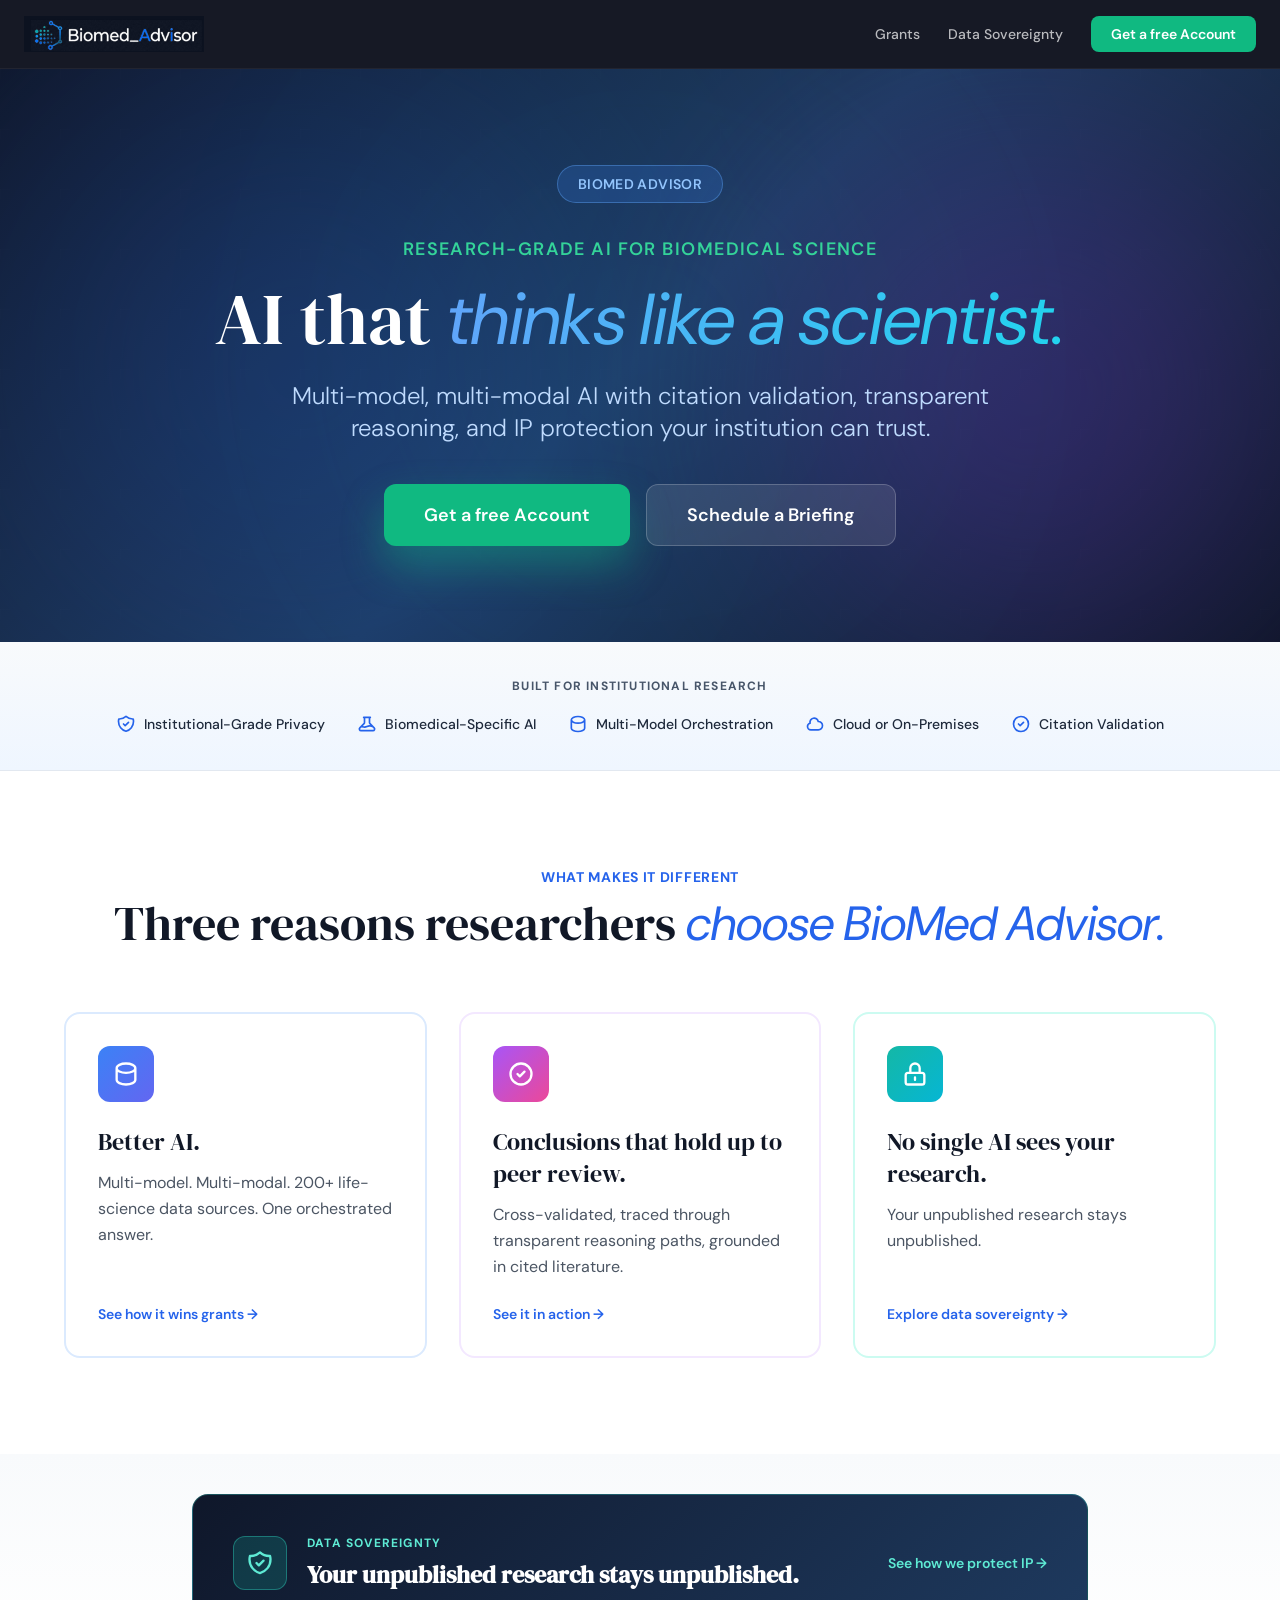
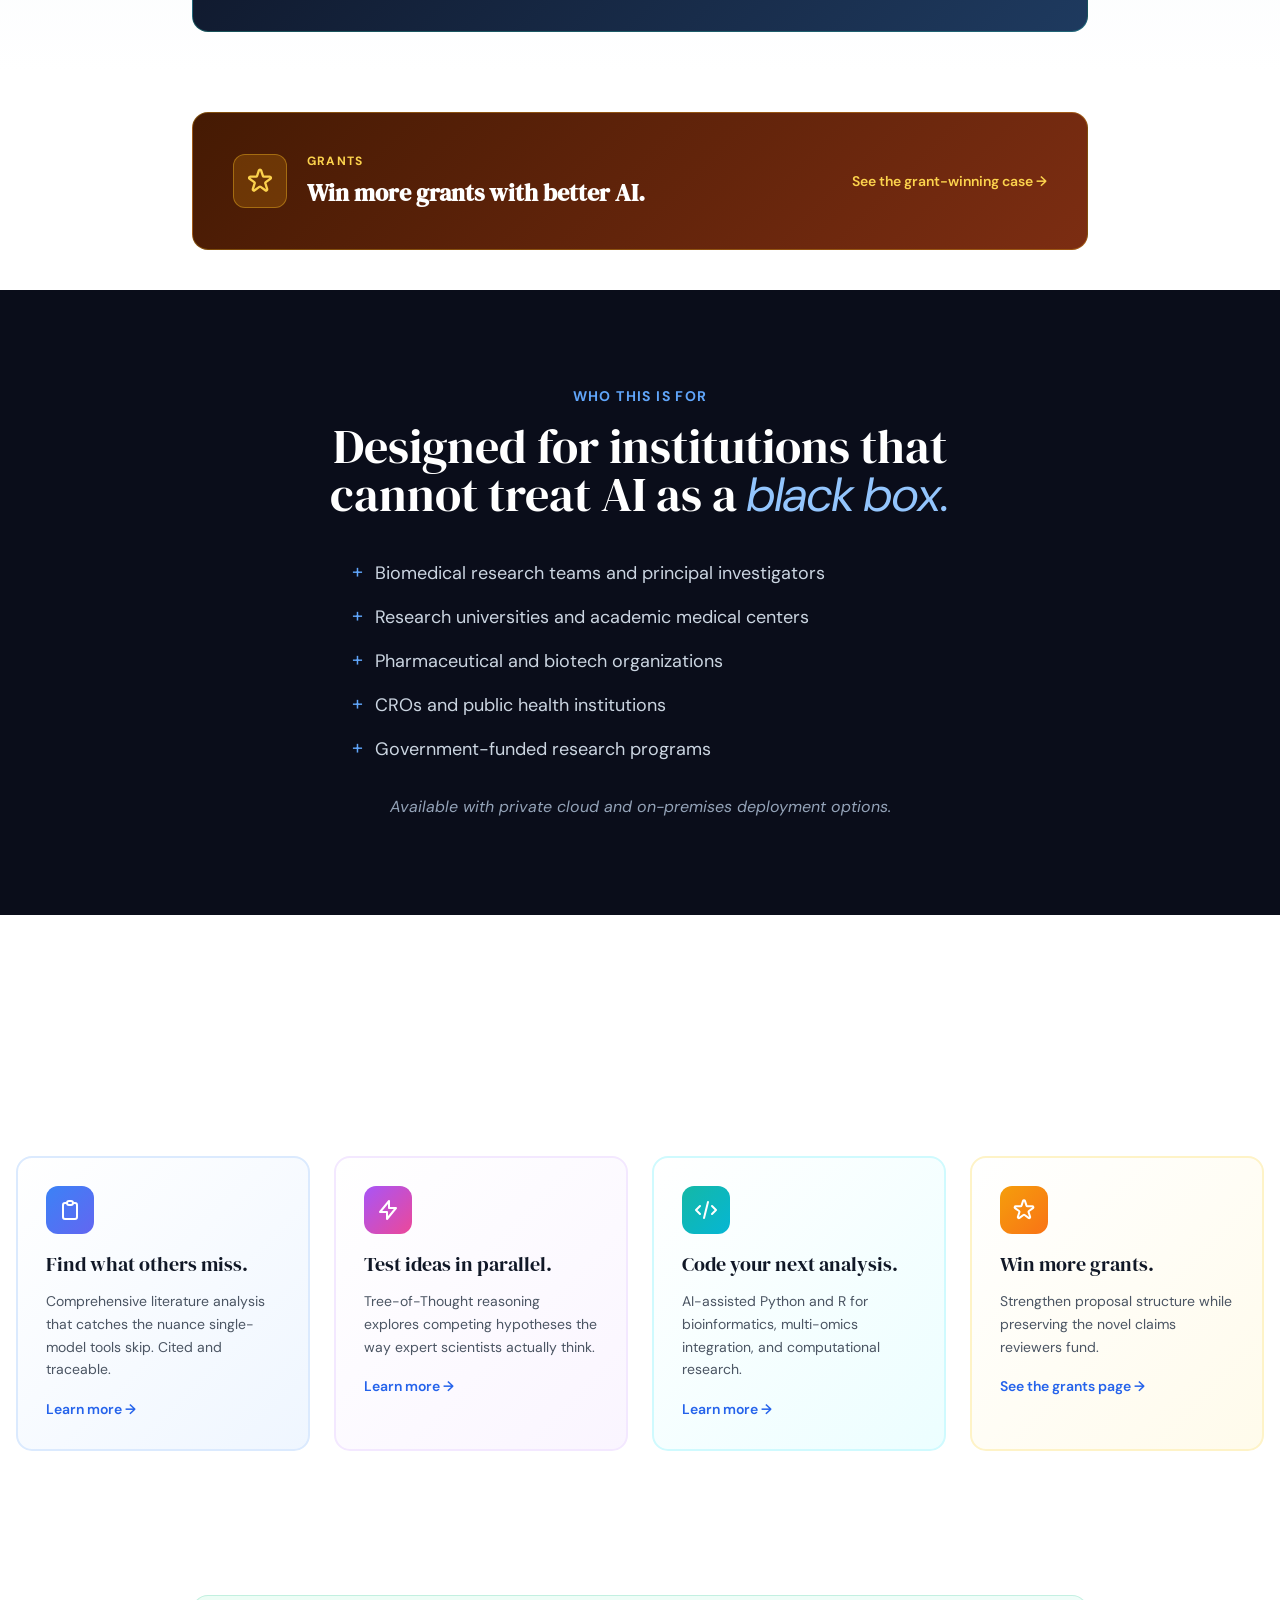
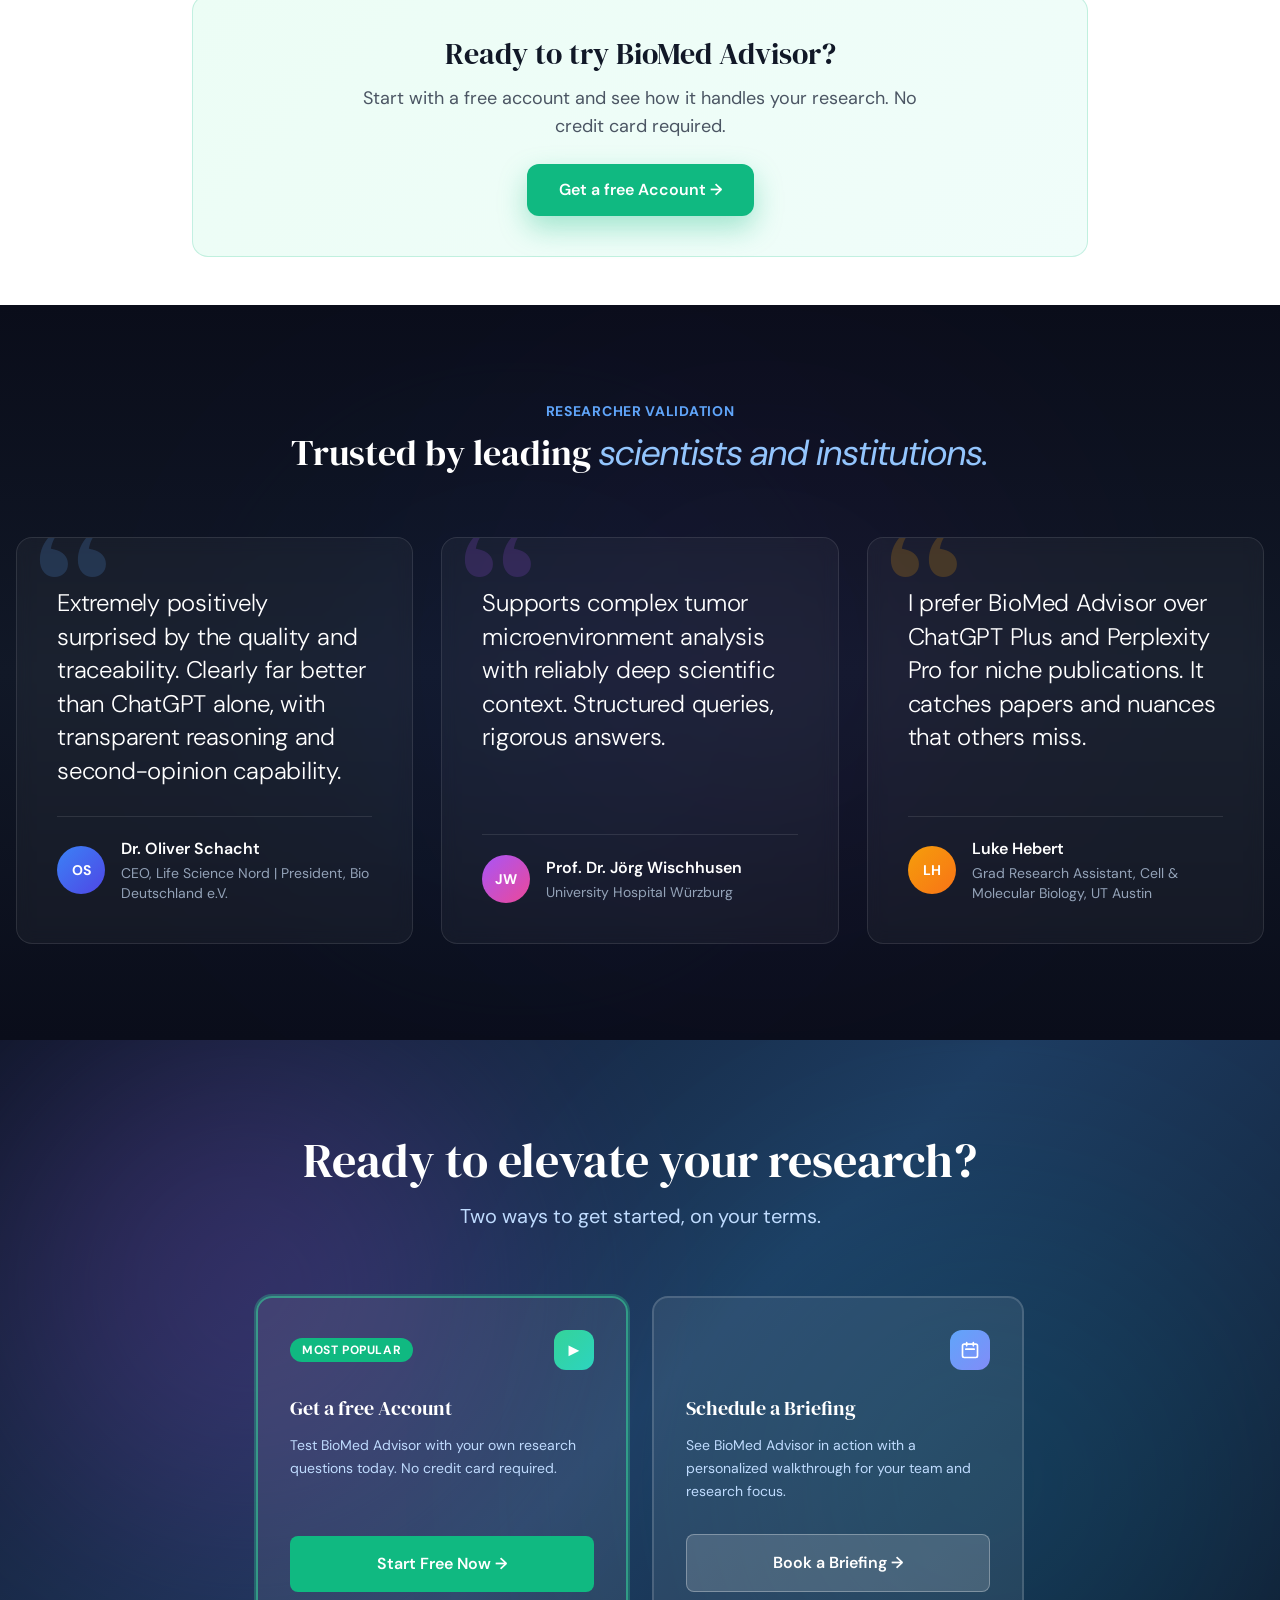
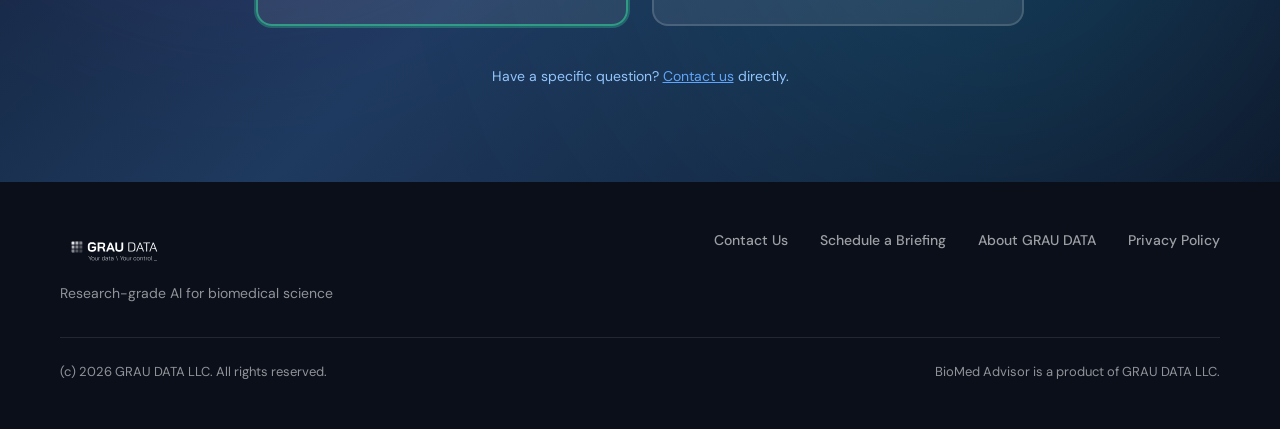
<file: index (2).html>
<!DOCTYPE html>
<html lang="en">
<head>
<meta charset="UTF-8"/>
<meta name="viewport" content="width=device-width,initial-scale=1.0"/>
<title>BioMed Advisor — AI that thinks like a scientist</title>
<meta name="description" content="Multi-model, multi-modal AI with citation validation, transparent reasoning, and IP protection your institution can trust. A product of GRAU DATA LLC."/>
<meta property="og:title" content="BioMed Advisor — AI that thinks like a scientist"/>
<meta property="og:description" content="Research-grade AI for biomedical science. Private. Verifiable. Data Sovereign."/>
<meta property="og:type" content="website"/>
<meta property="og:url" content="https://biomedadvisor.com"/>
<link rel="stylesheet" href="/styles.css"/>
<link rel="preconnect" href="https://fonts.googleapis.com"/>
<link rel="preconnect" href="https://fonts.gstatic.com" crossorigin/>
<link href="https://fonts.googleapis.com/css2?family=DM+Sans:ital,wght@0,300;0,400;0,500;0,600;0,700;1,400&family=DM+Serif+Display:ital@0;1&display=swap" rel="stylesheet"/>
<style>
*{font-family:'DM Sans',sans-serif;box-sizing:border-box;margin:0;padding:0;}
h1,h2,h3{font-family:'DM Serif Display',serif;font-weight:400;}
body{overflow-x:hidden;background:white;}
.reveal{opacity:1;transform:translateY(0);transition:opacity 0.7s ease,transform 0.7s ease;}
.reveal.animate{opacity:0;transform:translateY(40px);}
.reveal.animate.visible{opacity:1;transform:translateY(0);}
.delay-1{transition-delay:.1s;}.delay-2{transition-delay:.2s;}.delay-3{transition-delay:.3s;}.delay-4{transition-delay:.4s;}
@keyframes glowPulse{0%,100%{opacity:.2}50%{opacity:.4}}
.glow-pulse{animation:glowPulse 4s ease-in-out infinite;}
.glow-pulse-delayed{animation:glowPulse 4s ease-in-out infinite 1s;}
.feature-card{transition:transform 0.3s ease,box-shadow 0.3s ease,border-color 0.3s ease;}
.feature-card:hover{transform:translateY(-4px);box-shadow:0 25px 50px -12px rgba(0,0,0,0.12);}
.uc-card{transition:transform 0.2s ease,box-shadow 0.2s ease;}
.uc-card:hover{transform:translateY(-4px);box-shadow:0 12px 32px rgba(0,0,0,0.08);}
.testimonial-card{transition:box-shadow 0.3s ease;}
.testimonial-card:hover{box-shadow:0 20px 40px -8px rgba(0,0,0,0.1);}
.grid-bg{background-image:url("data:image/svg+xml,%3Csvg width='60' height='60' xmlns='http://www.w3.org/2000/svg'%3E%3Cdefs%3E%3Cpattern id='grid' width='60' height='60' patternUnits='userSpaceOnUse'%3E%3Cpath d='M 10 0 L 0 0 0 10' fill='none' stroke='white' stroke-width='0.5' opacity='0.1'/%3E%3C/pattern%3E%3C/defs%3E%3Crect width='100%25' height='100%25' fill='url(%23grid)'/%3E%3C/svg%3E");}
.nav-link{transition:color 0.15s;}
.nav-link:hover{color:#fff;}
.mobile-menu{display:none;}
.mobile-menu.open{display:flex;}
@media(max-width:767px){
  .desktop-nav{display:none;}
  .mobile-toggle{display:flex;}
}
@media(min-width:768px){
  .mobile-toggle{display:none;}
}
</style>
</head>
<body>

<!-- NAV -->
<nav id="bma-nav" class="sticky top-0 z-50 backdrop-blur-md border-b border-white/5 transition-shadow duration-200" style="background:rgba(10,13,26,0.95);">
  <div class="max-w-7xl mx-auto px-6 py-4 flex items-center justify-between gap-6">
    <a href="/" class="flex items-center no-underline">
      <img src="/assets/bma-logo.png" alt="BioMed Advisor" style="height:36px;width:auto;display:block;"/>
    </a>

    <!-- Desktop nav -->
    <div class="desktop-nav hidden md:flex items-center gap-7">
      <a href="/grants" class="nav-link text-sm font-medium text-white/70 no-underline">Grants</a>
      <a href="/data-sovereignty" class="nav-link text-sm font-medium text-white/70 no-underline">Data Sovereignty</a>
      <button onclick="openAccountModal()" class="text-sm font-semibold text-white px-5 py-2 rounded-lg" style="background:#10b981;border:none;cursor:pointer;">Get a free Account</button>
    </div>

    <!-- Mobile toggle -->
    <button class="mobile-toggle md:hidden text-white" onclick="toggleMobileMenu()" aria-label="Toggle menu">
      <svg class="w-6 h-6" fill="none" viewBox="0 0 24 24" stroke="currentColor"><path stroke-linecap="round" stroke-linejoin="round" stroke-width="2" d="M4 6h16M4 12h16M4 18h16"/></svg>
    </button>
  </div>

  <!-- Mobile menu -->
  <div id="mobile-menu" class="mobile-menu md:hidden flex-col gap-1 px-6 pb-4" style="background:rgba(10,13,26,0.98);">
    <a href="/grants" class="text-base font-medium text-white/80 py-3 no-underline border-b border-white/5">Grants</a>
    <a href="/data-sovereignty" class="text-base font-medium text-white/80 py-3 no-underline border-b border-white/5">Data Sovereignty</a>
    <button onclick="openAccountModal()" class="mt-3 text-sm font-semibold text-white px-5 py-3 rounded-lg" style="background:#10b981;border:none;cursor:pointer;">Get a free Account</button>
  </div>
</nav>

<!-- HERO -->
<section class="relative flex items-center px-4 py-24 overflow-hidden" style="background:linear-gradient(135deg,#0f172a,#1e3a5f,#0f172a);">
  <div class="absolute inset-0 pointer-events-none">
    <div class="absolute top-0 left-0 w-[600px] h-[600px] bg-blue-600 rounded-full glow-pulse" style="filter:blur(140px);opacity:0.2;"></div>
    <div class="absolute bottom-0 right-0 w-[500px] h-[500px] bg-purple-600 rounded-full glow-pulse-delayed" style="filter:blur(120px);opacity:0.2;"></div>
    <div class="absolute top-1/2 left-1/2 -translate-x-1/2 -translate-y-1/2 w-[400px] h-[400px] bg-cyan-500 rounded-full" style="filter:blur(160px);opacity:0.1;"></div>
  </div>
  <div class="absolute inset-0 grid-bg opacity-20"></div>
  <div class="max-w-6xl mx-auto relative z-10 text-center w-full">
    <div class="reveal inline-flex items-center gap-2 rounded-full px-5 py-2 mb-8" style="background:rgba(59,130,246,0.2);border:1px solid rgba(96,165,250,0.4);">
      <span class="text-blue-300 text-sm font-semibold tracking-wide uppercase">BioMed Advisor</span>
    </div>
    <p class="reveal delay-1 text-base md:text-lg text-emerald-400 font-semibold tracking-wider uppercase mb-5" style="letter-spacing:0.08em;">Research-Grade AI for Biomedical Science</p>
    <h1 class="reveal delay-1 text-5xl md:text-7xl text-white mb-6 leading-tight">
      AI that <span class="italic" style="background:linear-gradient(90deg,#60a5fa,#22d3ee);-webkit-background-clip:text;-webkit-text-fill-color:transparent;">thinks like a scientist.</span>
    </h1>
    <p class="reveal delay-2 text-xl md:text-2xl text-blue-200 max-w-3xl mx-auto mb-10 leading-relaxed font-light">
      Multi-model, multi-modal AI with citation validation, transparent reasoning, and IP protection your institution can trust.
    </p>
    <div class="reveal delay-3 flex flex-col sm:flex-row gap-4 justify-center">
      <button onclick="openAccountModal()" class="inline-flex items-center justify-center gap-2 text-white font-semibold text-lg px-10 py-4 rounded-xl" style="background:#10b981;box-shadow:0 20px 40px rgba(16,185,129,0.4);border:none;cursor:pointer;">
        Get a free Account
      </button>
      <a href="https://tidycal.com/graudata/30-minute-meeting-1dleel9" target="_blank" rel="noopener" class="inline-flex items-center justify-center gap-2 text-white font-semibold text-lg px-10 py-4 rounded-xl no-underline" style="background:rgba(255,255,255,0.1);border:1px solid rgba(255,255,255,0.2);">
        Schedule a Briefing
      </a>
    </div>
  </div>
</section>

<!-- TRUST BAR -->
<section class="py-9 px-6" style="background:linear-gradient(180deg,#f8fafc 0%,#eff6ff 100%);border-bottom:1px solid #e2e8f0;">
  <div class="max-w-7xl mx-auto">
    <p class="reveal text-center text-xs font-bold tracking-widest uppercase text-slate-600 mb-5">Built for Institutional Research</p>
    <div class="reveal flex flex-wrap justify-center gap-x-8 gap-y-3 text-sm font-medium text-slate-800">
      <div class="flex items-center gap-2"><svg class="w-5 h-5 text-blue-600" fill="none" viewBox="0 0 24 24" stroke="currentColor"><path stroke-linecap="round" stroke-linejoin="round" stroke-width="2" d="M9 12l2 2 4-4m5.618-4.016A11.955 11.955 0 0112 2.944a11.955 11.955 0 01-8.618 3.04A12.02 12.02 0 003 9c0 5.591 3.824 10.29 9 11.622 5.176-1.332 9-6.03 9-11.622 0-1.042-.133-2.052-.382-3.016z"/></svg><span>Institutional-Grade Privacy</span></div>
      <div class="flex items-center gap-2"><svg class="w-5 h-5 text-blue-600" fill="none" viewBox="0 0 24 24" stroke="currentColor"><path stroke-linecap="round" stroke-linejoin="round" stroke-width="2" d="M19.428 15.428a2 2 0 00-1.022-.547l-2.387-.477a6 6 0 00-3.86.517l-.318.158a6 6 0 01-3.86.517L6.05 15.21a2 2 0 00-1.806.547M8 4h8l-1 1v5.172a2 2 0 00.586 1.414l5 5c1.26 1.26.367 3.414-1.415 3.414H4.828c-1.782 0-2.674-2.154-1.414-3.414l5-5A2 2 0 009 10.172V5L8 4z"/></svg><span>Biomedical-Specific AI</span></div>
      <div class="flex items-center gap-2"><svg class="w-5 h-5 text-blue-600" fill="none" viewBox="0 0 24 24" stroke="currentColor"><path stroke-linecap="round" stroke-linejoin="round" stroke-width="2" d="M4 7v10c0 2.21 3.582 4 8 4s8-1.79 8-4V7M4 7c0 2.21 3.582 4 8 4s8-1.79 8-4M4 7c0-2.21 3.582-4 8-4s8 1.79 8 4"/></svg><span>Multi-Model Orchestration</span></div>
      <div class="flex items-center gap-2"><svg class="w-5 h-5 text-blue-600" fill="none" viewBox="0 0 24 24" stroke="currentColor"><path stroke-linecap="round" stroke-linejoin="round" stroke-width="2" d="M3 15a4 4 0 004 4h9a5 5 0 10-.1-9.999 5.002 5.002 0 10-9.78 2.096A4.001 4.001 0 003 15z"/></svg><span>Cloud or On-Premises</span></div>
      <div class="flex items-center gap-2"><svg class="w-5 h-5 text-blue-600" fill="none" viewBox="0 0 24 24" stroke="currentColor"><path stroke-linecap="round" stroke-linejoin="round" stroke-width="2" d="M9 12l2 2 4-4m6 2a9 9 0 11-18 0 9 9 0 0118 0z"/></svg><span>Citation Validation</span></div>
    </div>
  </div>
</section>

<!-- THREE FEATURE HOOKS -->
<section class="py-24 px-4 bg-white">
  <div class="max-w-6xl mx-auto">
    <div class="reveal text-center mb-16">
      <p class="text-sm font-bold tracking-wider uppercase text-blue-600 mb-3">What Makes It Different</p>
      <h2 class="text-4xl md:text-5xl text-gray-900 mb-4">Three reasons researchers <span class="italic text-blue-600">choose BioMed Advisor.</span></h2>
    </div>
    <div class="grid md:grid-cols-3 gap-8">
      <a href="/grants" class="feature-card no-underline">
        <div class="bg-white border-2 border-blue-100 rounded-2xl p-8 h-full flex flex-col">
          <div class="w-14 h-14 rounded-xl flex items-center justify-center mb-6" style="background:linear-gradient(135deg,#3b82f6,#6366f1);">
            <svg class="w-7 h-7 text-white" fill="none" viewBox="0 0 24 24" stroke="currentColor"><path stroke-linecap="round" stroke-linejoin="round" stroke-width="2" d="M4 7v10c0 2.21 3.582 4 8 4s8-1.79 8-4V7M4 7c0 2.21 3.582 4 8 4s8-1.79 8-4M4 7c0-2.21 3.582-4 8-4s8 1.79 8 4"/></svg>
          </div>
          <h3 class="text-2xl text-gray-900 mb-3">Better AI.</h3>
          <p class="text-gray-600 leading-relaxed flex-grow mb-6">Multi-model. Multi-modal. 200+ life-science data sources. One orchestrated answer.</p>
          <span class="text-blue-600 font-semibold text-sm">See how it wins grants &rarr;</span>
        </div>
      </a>
      <a href="/grants" class="feature-card no-underline">
        <div class="bg-white border-2 border-purple-100 rounded-2xl p-8 h-full flex flex-col">
          <div class="w-14 h-14 rounded-xl flex items-center justify-center mb-6" style="background:linear-gradient(135deg,#a855f7,#ec4899);">
            <svg class="w-7 h-7 text-white" fill="none" viewBox="0 0 24 24" stroke="currentColor"><path stroke-linecap="round" stroke-linejoin="round" stroke-width="2" d="M9 12l2 2 4-4m6 2a9 9 0 11-18 0 9 9 0 0118 0z"/></svg>
          </div>
          <h3 class="text-2xl text-gray-900 mb-3">Conclusions that hold up to peer review.</h3>
          <p class="text-gray-600 leading-relaxed flex-grow mb-6">Cross-validated, traced through transparent reasoning paths, grounded in cited literature.</p>
          <span class="text-blue-600 font-semibold text-sm">See it in action &rarr;</span>
        </div>
      </a>
      <a href="/data-sovereignty" class="feature-card no-underline">
        <div class="bg-white border-2 border-teal-100 rounded-2xl p-8 h-full flex flex-col">
          <div class="w-14 h-14 rounded-xl flex items-center justify-center mb-6" style="background:linear-gradient(135deg,#14b8a6,#06b6d4);">
            <svg class="w-7 h-7 text-white" fill="none" viewBox="0 0 24 24" stroke="currentColor"><path stroke-linecap="round" stroke-linejoin="round" stroke-width="2" d="M12 15v2m-6 4h12a2 2 0 002-2v-6a2 2 0 00-2-2H6a2 2 0 00-2 2v6a2 2 0 002 2zm10-10V7a4 4 0 00-8 0v4h8z"/></svg>
          </div>
          <h3 class="text-2xl text-gray-900 mb-3">No single AI sees your research.</h3>
          <p class="text-gray-600 leading-relaxed flex-grow mb-6">Your unpublished research stays unpublished.</p>
          <span class="text-blue-600 font-semibold text-sm">Explore data sovereignty &rarr;</span>
        </div>
      </a>
    </div>
  </div>
</section>

<!-- DATA SOVEREIGNTY TEASER (slim banner) -->
<section class="py-10 px-4 bg-gradient-to-b from-slate-50 to-white">
  <div class="max-w-4xl mx-auto">
    <a href="/data-sovereignty" class="reveal block no-underline group">
      <div class="rounded-2xl p-8 md:p-10 transition-all duration-200 hover:shadow-2xl" style="background:linear-gradient(135deg,#0f172a,#1e3a5f);border:1px solid rgba(45,212,191,0.3);">
        <div class="flex items-center justify-between gap-6 flex-wrap">
          <div class="flex items-center gap-5">
            <div class="bg-teal-500/20 border border-teal-400/40 p-3 rounded-xl flex-shrink-0">
              <svg class="w-7 h-7 text-teal-300" fill="none" viewBox="0 0 24 24" stroke="currentColor"><path stroke-linecap="round" stroke-linejoin="round" stroke-width="2" d="M9 12l2 2 4-4m5.618-4.016A11.955 11.955 0 0112 2.944a11.955 11.955 0 01-8.618 3.04A12.02 12.02 0 003 9c0 5.591 3.824 10.29 9 11.622 5.176-1.332 9-6.03 9-11.622 0-1.042-.133-2.052-.382-3.016z"/></svg>
            </div>
            <div>
              <p class="text-xs font-bold tracking-widest uppercase text-teal-300 mb-2">Data Sovereignty</p>
              <h3 class="text-xl md:text-2xl font-semibold text-white leading-tight">Your unpublished research stays unpublished.</h3>
            </div>
          </div>
          <span class="text-teal-300 font-semibold text-sm flex items-center gap-2 group-hover:gap-3 transition-all">See how we protect IP &rarr;</span>
        </div>
      </div>
    </a>
  </div>
</section>

<!-- GRANTS TEASER (slim banner — mirrors Data Sovereignty) -->
<section class="py-10 px-4 bg-white">
  <div class="max-w-4xl mx-auto">
    <a href="/grants" class="reveal block no-underline group">
      <div class="rounded-2xl p-8 md:p-10 transition-all duration-200 hover:shadow-2xl" style="background:linear-gradient(135deg,#451a03,#7c2d12);border:1px solid rgba(251,191,36,0.3);">
        <div class="flex items-center justify-between gap-6 flex-wrap">
          <div class="flex items-center gap-5">
            <div class="bg-amber-500/20 border border-amber-400/40 p-3 rounded-xl flex-shrink-0">
              <svg class="w-7 h-7 text-amber-300" fill="none" viewBox="0 0 24 24" stroke="currentColor"><path stroke-linecap="round" stroke-linejoin="round" stroke-width="2" d="M11.049 2.927c.3-.921 1.603-.921 1.902 0l1.519 4.674a1 1 0 00.95.69h4.915c.969 0 1.371 1.24.588 1.81l-3.976 2.888a1 1 0 00-.363 1.118l1.518 4.674c.3.922-.755 1.688-1.538 1.118l-3.976-2.888a1 1 0 00-1.176 0l-3.976 2.888c-.783.57-1.838-.197-1.538-1.118l1.518-4.674a1 1 0 00-.363-1.118l-3.976-2.888c-.784-.57-.38-1.81.588-1.81h4.914a1 1 0 00.951-.69l1.519-4.674z"/></svg>
            </div>
            <div>
              <p class="text-xs font-bold tracking-widest uppercase text-amber-300 mb-2">Grants</p>
              <h3 class="text-xl md:text-2xl font-semibold text-white leading-tight">Win more grants with better AI.</h3>
            </div>
          </div>
          <span class="text-amber-300 font-semibold text-sm flex items-center gap-2 group-hover:gap-3 transition-all">See the grant-winning case &rarr;</span>
        </div>
      </div>
    </a>
  </div>
</section>

<!-- WHO IT'S FOR -->
<section class="py-24 px-4" style="background:#0a0d1a;color:#fff;">
  <div class="max-w-3xl mx-auto text-center">
    <p class="reveal text-sm font-bold tracking-widest uppercase text-blue-400 mb-4">Who This Is For</p>
    <h2 class="reveal text-4xl md:text-5xl text-white mb-10">Designed for institutions that cannot treat AI as a <span class="italic text-blue-300">black box.</span></h2>
    <ul class="reveal text-left max-w-xl mx-auto space-y-4 mb-8">
      <li class="flex items-start gap-3"><span class="text-blue-400 text-xl flex-shrink-0 leading-tight">+</span><span class="text-lg text-slate-300">Biomedical research teams and principal investigators</span></li>
      <li class="flex items-start gap-3"><span class="text-blue-400 text-xl flex-shrink-0 leading-tight">+</span><span class="text-lg text-slate-300">Research universities and academic medical centers</span></li>
      <li class="flex items-start gap-3"><span class="text-blue-400 text-xl flex-shrink-0 leading-tight">+</span><span class="text-lg text-slate-300">Pharmaceutical and biotech organizations</span></li>
      <li class="flex items-start gap-3"><span class="text-blue-400 text-xl flex-shrink-0 leading-tight">+</span><span class="text-lg text-slate-300">CROs and public health institutions</span></li>
      <li class="flex items-start gap-3"><span class="text-blue-400 text-xl flex-shrink-0 leading-tight">+</span><span class="text-lg text-slate-300">Government-funded research programs</span></li>
    </ul>
    <p class="reveal text-base text-slate-400 italic">Available with private cloud and on-premises deployment options.</p>
  </div>
</section>

<!-- USE CASES (4 entry-points) -->
<section class="py-24 px-4 bg-white">
  <div class="max-w-7xl mx-auto">
    <div class="reveal text-center mb-16">
      <p class="text-sm font-bold tracking-wider uppercase text-purple-600 mb-3">Where Researchers Use It</p>
      <h2 class="text-4xl md:text-5xl text-gray-900">How researchers <span class="italic text-blue-600">actually use it.</span></h2>
    </div>
    <div class="grid md:grid-cols-2 lg:grid-cols-4 gap-6">
      <a href="/grants" class="uc-card no-underline">
        <div class="bg-gradient-to-br from-white to-blue-50 border-2 border-blue-100 rounded-2xl p-7 h-full">
          <div class="w-12 h-12 rounded-xl flex items-center justify-center mb-4" style="background:linear-gradient(135deg,#3b82f6,#6366f1);">
            <svg class="w-6 h-6 text-white" fill="none" viewBox="0 0 24 24" stroke="currentColor"><path stroke-linecap="round" stroke-linejoin="round" stroke-width="2" d="M9 5H7a2 2 0 00-2 2v12a2 2 0 002 2h10a2 2 0 002-2V7a2 2 0 00-2-2h-2M9 5a2 2 0 002 2h2a2 2 0 002-2M9 5a2 2 0 012-2h2a2 2 0 012 2"/></svg>
          </div>
          <h3 class="text-xl text-gray-900 mb-3">Find what others miss.</h3>
          <p class="text-sm text-gray-600 leading-relaxed mb-4">Comprehensive literature analysis that catches the nuance single-model tools skip. Cited and traceable.</p>
          <span class="text-blue-600 font-semibold text-sm">Learn more &rarr;</span>
        </div>
      </a>
      <a href="/grants" class="uc-card no-underline">
        <div class="bg-gradient-to-br from-white to-purple-50 border-2 border-purple-100 rounded-2xl p-7 h-full">
          <div class="w-12 h-12 rounded-xl flex items-center justify-center mb-4" style="background:linear-gradient(135deg,#a855f7,#ec4899);">
            <svg class="w-6 h-6 text-white" fill="none" viewBox="0 0 24 24" stroke="currentColor"><path stroke-linecap="round" stroke-linejoin="round" stroke-width="2" d="M13 10V3L4 14h7v7l9-11h-7z"/></svg>
          </div>
          <h3 class="text-xl text-gray-900 mb-3">Test ideas in parallel.</h3>
          <p class="text-sm text-gray-600 leading-relaxed mb-4">Tree-of-Thought reasoning explores competing hypotheses the way expert scientists actually think.</p>
          <span class="text-blue-600 font-semibold text-sm">Learn more &rarr;</span>
        </div>
      </a>
      <a href="/grants" class="uc-card no-underline">
        <div class="bg-gradient-to-br from-white to-cyan-50 border-2 border-cyan-100 rounded-2xl p-7 h-full">
          <div class="w-12 h-12 rounded-xl flex items-center justify-center mb-4" style="background:linear-gradient(135deg,#14b8a6,#06b6d4);">
            <svg class="w-6 h-6 text-white" fill="none" viewBox="0 0 24 24" stroke="currentColor"><path stroke-linecap="round" stroke-linejoin="round" stroke-width="2" d="M10 20l4-16m4 4l4 4-4 4M6 16l-4-4 4-4"/></svg>
          </div>
          <h3 class="text-xl text-gray-900 mb-3">Code your next analysis.</h3>
          <p class="text-sm text-gray-600 leading-relaxed mb-4">AI-assisted Python and R for bioinformatics, multi-omics integration, and computational research.</p>
          <span class="text-blue-600 font-semibold text-sm">Learn more &rarr;</span>
        </div>
      </a>
      <a href="/grants" class="uc-card no-underline">
        <div class="bg-gradient-to-br from-white to-amber-50 border-2 border-amber-100 rounded-2xl p-7 h-full">
          <div class="w-12 h-12 rounded-xl flex items-center justify-center mb-4" style="background:linear-gradient(135deg,#f59e0b,#f97316);">
            <svg class="w-6 h-6 text-white" fill="none" viewBox="0 0 24 24" stroke="currentColor"><path stroke-linecap="round" stroke-linejoin="round" stroke-width="2" d="M11.049 2.927c.3-.921 1.603-.921 1.902 0l1.519 4.674a1 1 0 00.95.69h4.915c.969 0 1.371 1.24.588 1.81l-3.976 2.888a1 1 0 00-.363 1.118l1.518 4.674c.3.922-.755 1.688-1.538 1.118l-3.976-2.888a1 1 0 00-1.176 0l-3.976 2.888c-.783.57-1.838-.197-1.538-1.118l1.518-4.674a1 1 0 00-.363-1.118l-3.976-2.888c-.784-.57-.38-1.81.588-1.81h4.914a1 1 0 00.951-.69l1.519-4.674z"/></svg>
          </div>
          <h3 class="text-xl text-gray-900 mb-3">Win more grants.</h3>
          <p class="text-sm text-gray-600 leading-relaxed mb-4">Strengthen proposal structure while preserving the novel claims reviewers fund.</p>
          <span class="text-blue-600 font-semibold text-sm">See the grants page &rarr;</span>
        </div>
      </a>
    </div>
  </div>
</section>

<!-- MID-PAGE CTA BANNER -->
<section class="py-12 px-4 bg-white">
  <div class="max-w-4xl mx-auto">
    <div class="reveal rounded-2xl p-8 md:p-10 text-center" style="background:linear-gradient(135deg,#ecfdf5,#f0fdfa);border:1px solid rgba(16,185,129,0.2);">
      <h3 class="text-2xl md:text-3xl text-gray-900 mb-3" style="font-family:'DM Serif Display',serif;font-weight:400;">Ready to try BioMed Advisor?</h3>
      <p class="text-base md:text-lg text-gray-600 mb-6 max-w-xl mx-auto">Start with a free account and see how it handles your research. No credit card required.</p>
      <button onclick="openAccountModal()" class="inline-flex items-center justify-center gap-2 text-white font-semibold text-base px-8 py-3.5 rounded-xl" style="background:#10b981;box-shadow:0 12px 28px rgba(16,185,129,0.35);border:none;cursor:pointer;">
        Get a free Account &rarr;
      </button>
    </div>
  </div>
</section>

<!-- TESTIMONIALS -->
<section class="relative py-24 px-4 overflow-hidden" style="background:linear-gradient(180deg,#0a0d1a 0%,#111827 50%,#0a0d1a 100%);">
  <div class="absolute inset-0 pointer-events-none">
    <div class="absolute top-1/4 left-1/4 w-[400px] h-[400px] bg-blue-600 rounded-full" style="filter:blur(140px);opacity:0.08;"></div>
    <div class="absolute bottom-1/4 right-1/4 w-[400px] h-[400px] bg-purple-600 rounded-full" style="filter:blur(140px);opacity:0.08;"></div>
  </div>
  <div class="max-w-7xl mx-auto relative z-10">
    <div class="reveal text-center mb-16">
      <p class="text-sm font-bold tracking-wider uppercase text-blue-400 mb-3">Researcher Validation</p>
      <h2 class="text-3xl md:text-4xl text-white">Trusted by leading <span class="italic text-blue-300">scientists and institutions.</span></h2>
    </div>
    <div class="grid md:grid-cols-3 gap-7">
      <div class="testimonial-card relative rounded-2xl p-10 pt-12 flex flex-col overflow-hidden" style="background:rgba(255,255,255,0.04);border:1px solid rgba(255,255,255,0.1);backdrop-filter:blur(8px);">
        <div aria-hidden="true" class="absolute select-none pointer-events-none" style="top:-32px;left:18px;font-family:'DM Serif Display',serif;font-size:180px;line-height:1;color:rgba(96,165,250,0.18);">&ldquo;</div>
        <blockquote class="relative text-xl md:text-2xl text-white font-light mb-7 flex-grow" style="line-height:1.4;letter-spacing:-0.01em;">Extremely positively surprised by the quality and traceability. Clearly far better than ChatGPT alone, with transparent reasoning and second-opinion capability.</blockquote>
        <div class="relative flex items-center gap-4 pt-5" style="border-top:1px solid rgba(255,255,255,0.1);">
          <div class="w-12 h-12 rounded-full flex items-center justify-center shrink-0 text-white font-bold text-sm" style="background:linear-gradient(135deg,#3b82f6,#4f46e5);">OS</div>
          <div>
            <p class="font-semibold text-white text-base">Dr. Oliver Schacht</p>
            <p class="text-sm text-slate-400 mt-0.5">CEO, Life Science Nord | President, Bio Deutschland e.V.</p>
          </div>
        </div>
      </div>
      <div class="testimonial-card relative rounded-2xl p-10 pt-12 flex flex-col overflow-hidden" style="background:rgba(255,255,255,0.04);border:1px solid rgba(255,255,255,0.1);backdrop-filter:blur(8px);">
        <div aria-hidden="true" class="absolute select-none pointer-events-none" style="top:-32px;left:18px;font-family:'DM Serif Display',serif;font-size:180px;line-height:1;color:rgba(168,85,247,0.18);">&ldquo;</div>
        <blockquote class="relative text-xl md:text-2xl text-white font-light mb-7 flex-grow" style="line-height:1.4;letter-spacing:-0.01em;">Supports complex tumor microenvironment analysis with reliably deep scientific context. Structured queries, rigorous answers.</blockquote>
        <div class="relative flex items-center gap-4 pt-5" style="border-top:1px solid rgba(255,255,255,0.1);">
          <div class="w-12 h-12 rounded-full flex items-center justify-center shrink-0 text-white font-bold text-sm" style="background:linear-gradient(135deg,#a855f7,#ec4899);">JW</div>
          <div>
            <p class="font-semibold text-white text-base">Prof. Dr. J&ouml;rg Wischhusen</p>
            <p class="text-sm text-slate-400 mt-0.5">University Hospital W&uuml;rzburg</p>
          </div>
        </div>
      </div>
      <div class="testimonial-card relative rounded-2xl p-10 pt-12 flex flex-col overflow-hidden" style="background:rgba(255,255,255,0.04);border:1px solid rgba(255,255,255,0.1);backdrop-filter:blur(8px);">
        <div aria-hidden="true" class="absolute select-none pointer-events-none" style="top:-32px;left:18px;font-family:'DM Serif Display',serif;font-size:180px;line-height:1;color:rgba(245,158,11,0.20);">&ldquo;</div>
        <blockquote class="relative text-xl md:text-2xl text-white font-light mb-7 flex-grow" style="line-height:1.4;letter-spacing:-0.01em;">I prefer BioMed Advisor over ChatGPT Plus and Perplexity Pro for niche publications. It catches papers and nuances that others miss.</blockquote>
        <div class="relative flex items-center gap-4 pt-5" style="border-top:1px solid rgba(255,255,255,0.1);">
          <div class="w-12 h-12 rounded-full flex items-center justify-center shrink-0 text-white font-bold text-sm" style="background:linear-gradient(135deg,#f59e0b,#f97316);">LH</div>
          <div>
            <p class="font-semibold text-white text-base">Luke Hebert</p>
            <p class="text-sm text-slate-400 mt-0.5">Grad Research Assistant, Cell &amp; Molecular Biology, UT Austin</p>
          </div>
        </div>
      </div>
    </div>
  </div>
</section>

<!-- CLOSING CTA -->
<section class="relative py-24 px-4 overflow-hidden text-white" style="background:linear-gradient(135deg,#0f172a,#1e3a5f,#0f172a);">
  <div class="absolute inset-0 pointer-events-none">
    <div class="absolute top-0 left-0 w-[500px] h-[500px] bg-purple-500 rounded-full glow-pulse" style="filter:blur(120px);opacity:0.2;"></div>
    <div class="absolute bottom-0 right-0 w-[600px] h-[600px] bg-cyan-500 rounded-full glow-pulse-delayed" style="filter:blur(140px);opacity:0.15;"></div>
  </div>
  <div class="max-w-5xl mx-auto relative z-10">
    <div class="reveal text-center mb-16">
      <h2 class="text-4xl md:text-5xl mb-4 leading-tight">Ready to elevate your research?</h2>
      <p class="text-xl text-blue-200 max-w-3xl mx-auto leading-relaxed">Two ways to get started, on your terms.</p>
    </div>
    <div class="grid md:grid-cols-2 gap-6 mb-10 max-w-3xl mx-auto">
      <div class="reveal h-full flex flex-col rounded-2xl p-8" style="background:rgba(255,255,255,0.08);border:2px solid rgba(52,211,153,0.6);box-shadow:0 0 0 2px rgba(52,211,153,0.3);">
        <div class="flex items-center justify-between mb-6">
          <span class="bg-emerald-500 text-white text-xs font-bold uppercase tracking-wider px-3 py-1 rounded-full">Most Popular</span>
          <div class="w-10 h-10 rounded-xl flex items-center justify-center text-white text-lg" style="background:linear-gradient(135deg,#34d399,#2dd4bf);">&#9658;</div>
        </div>
        <h3 class="text-xl text-white mb-3">Get a free Account</h3>
        <p class="text-blue-200 text-sm leading-relaxed flex-1 mb-8">Test BioMed Advisor with your own research questions today. No credit card required.</p>
        <button onclick="openAccountModal()" class="w-full py-4 text-base font-semibold text-white rounded-lg" style="background:#10b981;border:none;cursor:pointer;">Start Free Now &rarr;</button>
      </div>
      <div class="reveal delay-1 h-full flex flex-col rounded-2xl p-8" style="background:rgba(255,255,255,0.08);border:2px solid rgba(255,255,255,0.15);">
        <div class="flex items-center justify-between mb-6">
          <span style="opacity:0;">.</span>
          <div class="w-10 h-10 rounded-xl flex items-center justify-center text-white" style="background:linear-gradient(135deg,#60a5fa,#818cf8);"><svg class="w-5 h-5" fill="none" viewBox="0 0 24 24" stroke="currentColor"><path stroke-linecap="round" stroke-linejoin="round" stroke-width="2" d="M8 7V3m8 4V3m-9 8h10M5 21h14a2 2 0 002-2V7a2 2 0 00-2-2H5a2 2 0 00-2 2v12a2 2 0 002 2z"/></svg></div>
        </div>
        <h3 class="text-xl text-white mb-3">Schedule a Briefing</h3>
        <p class="text-blue-200 text-sm leading-relaxed flex-1 mb-8">See BioMed Advisor in action with a personalized walkthrough for your team and research focus.</p>
        <a href="https://tidycal.com/graudata/30-minute-meeting-1dleel9" target="_blank" rel="noopener" class="w-full py-4 text-base font-semibold text-white rounded-lg flex items-center justify-center no-underline" style="background:rgba(255,255,255,0.15);border:1px solid rgba(255,255,255,0.3);">Book a Briefing &rarr;</a>
      </div>
    </div>
    <p class="reveal text-center text-blue-300 text-sm">Have a specific question? <a href="#" onclick="openContactModal();return false;" class="text-blue-400 hover:text-blue-300" style="text-decoration:underline;">Contact us</a> directly.</p>
  </div>
</section>

<!-- FOOTER -->
<footer style="background:#0a0f1a;color:rgba(255,255,255,0.55);padding:48px 40px;box-sizing:border-box;">
  <div style="max-width:1160px;margin:0 auto;">
    <div style="display:flex;justify-content:space-between;align-items:flex-start;flex-wrap:wrap;gap:24px;margin-bottom:32px;">
      <div>
        <img src="/assets/grau-logo-white.svg" alt="GRAU DATA" style="height:42px;width:auto;display:block;margin-bottom:10px;"/>
        <div style="font-size:14px;line-height:1.6;">Research-grade AI for biomedical science</div>
      </div>
      <div style="display:flex;gap:32px;flex-wrap:wrap;align-items:center;">
        <a href="#" onclick="openContactModal();return false;" style="color:rgba(255,255,255,0.6);text-decoration:none;font-size:14px;font-weight:500;cursor:pointer;">Contact Us</a>
        <a href="https://tidycal.com/graudata/30-minute-meeting-1dleel9" target="_blank" rel="noopener" style="color:rgba(255,255,255,0.6);text-decoration:none;font-size:14px;font-weight:500;">Schedule a Briefing</a>
        <a href="/about.html" style="color:rgba(255,255,255,0.6);text-decoration:none;font-size:14px;font-weight:500;">About GRAU DATA</a>
        <a href="/privacy.html" style="color:rgba(255,255,255,0.6);text-decoration:none;font-size:14px;font-weight:500;">Privacy Policy</a>
      </div>
    </div>
    <div style="border-top:1px solid rgba(255,255,255,0.1);padding-top:24px;display:flex;justify-content:space-between;flex-wrap:wrap;gap:12px;font-size:13px;">
      <span>(c) 2026 GRAU DATA LLC. All rights reserved.</span>
      <span>BioMed Advisor is a product of GRAU DATA LLC.</span>
    </div>
  </div>
</footer>

<!-- ACCOUNT MODAL -->
<div id="account-modal" style="display:none;position:fixed;inset:0;z-index:9999;align-items:center;justify-content:center;background:rgba(10,25,41,0.85);padding:20px;backdrop-filter:blur(4px);" onclick="if(event.target===this)closeAccountModal();">
  <div style="background:#fff;border-radius:16px;padding:44px 44px 36px;max-width:540px;width:100%;position:relative;box-shadow:0 24px 64px rgba(0,0,0,0.4);max-height:92vh;overflow-y:auto;">
    <button onclick="closeAccountModal()" style="position:absolute;top:16px;right:20px;background:none;border:none;font-size:24px;cursor:pointer;color:#999;line-height:1;padding:4px;" aria-label="Close">&times;</button>
    <div style="text-align:center;margin-bottom:28px;">
      <div style="width:56px;height:56px;background:linear-gradient(135deg,#10b981,#059669);border-radius:16px;display:flex;align-items:center;justify-content:center;margin:0 auto 16px;color:#fff;font-size:20px;font-weight:700;">BmA</div>
      <h3 style="font-family:'DM Serif Display',serif;font-size:26px;color:#0f172a;margin:0 0 8px;font-weight:400;">Get a free Account</h3>
      <p style="font-size:14px;color:#6b7280;margin:0;">Tell us about you. We&apos;ll get you started.</p>
    </div>
    <form id="account-form" action="https://formspree.io/f/xojronob" method="POST" style="display:flex;flex-direction:column;gap:14px;">
      <div style="display:grid;grid-template-columns:1fr 1fr;gap:12px;">
        <div>
          <label style="font-size:13px;font-weight:600;color:#374151;display:block;margin-bottom:6px;">First Name *</label>
          <input name="first_name" required placeholder="Jane" style="width:100%;padding:11px 14px;border:2px solid #e5e7eb;border-radius:10px;font-size:15px;outline:none;box-sizing:border-box;" onfocus="this.style.borderColor='#10b981'" onblur="this.style.borderColor='#e5e7eb'"/>
        </div>
        <div>
          <label style="font-size:13px;font-weight:600;color:#374151;display:block;margin-bottom:6px;">Last Name *</label>
          <input name="last_name" required placeholder="Smith" style="width:100%;padding:11px 14px;border:2px solid #e5e7eb;border-radius:10px;font-size:15px;outline:none;box-sizing:border-box;" onfocus="this.style.borderColor='#10b981'" onblur="this.style.borderColor='#e5e7eb'"/>
        </div>
      </div>
      <div>
        <label style="font-size:13px;font-weight:600;color:#374151;display:block;margin-bottom:6px;">Institution *</label>
        <input name="institution" required placeholder="University of..." style="width:100%;padding:11px 14px;border:2px solid #e5e7eb;border-radius:10px;font-size:15px;outline:none;box-sizing:border-box;" onfocus="this.style.borderColor='#10b981'" onblur="this.style.borderColor='#e5e7eb'"/>
      </div>
      <div>
        <label style="font-size:13px;font-weight:600;color:#374151;display:block;margin-bottom:6px;">Position / Title *</label>
        <input name="position" required placeholder="Principal Investigator, Researcher..." style="width:100%;padding:11px 14px;border:2px solid #e5e7eb;border-radius:10px;font-size:15px;outline:none;box-sizing:border-box;" onfocus="this.style.borderColor='#10b981'" onblur="this.style.borderColor='#e5e7eb'"/>
      </div>
      <div>
        <label style="font-size:13px;font-weight:600;color:#374151;display:block;margin-bottom:6px;">Email Address *</label>
        <input name="email" type="email" required placeholder="jane@university.edu" style="width:100%;padding:11px 14px;border:2px solid #e5e7eb;border-radius:10px;font-size:15px;outline:none;box-sizing:border-box;" onfocus="this.style.borderColor='#10b981'" onblur="this.style.borderColor='#e5e7eb'"/>
      </div>
      <div>
        <label style="font-size:13px;font-weight:600;color:#374151;display:block;margin-bottom:6px;">Phone *</label>
        <input name="phone" type="tel" required placeholder="+1 555 555 5555" style="width:100%;padding:11px 14px;border:2px solid #e5e7eb;border-radius:10px;font-size:15px;outline:none;box-sizing:border-box;" onfocus="this.style.borderColor='#10b981'" onblur="this.style.borderColor='#e5e7eb'"/>
      </div>
      <input type="hidden" name="source" value="home-account"/>
      <button type="submit" style="width:100%;padding:15px;background:linear-gradient(135deg,#10b981,#059669);color:white;font-size:16px;font-weight:600;border:none;border-radius:12px;cursor:pointer;box-shadow:0 8px 24px rgba(16,185,129,0.4);margin-top:4px;">Get Free Access</button>
      <p style="text-align:center;font-size:12px;color:#9ca3af;margin:4px 0 0;line-height:1.5;">By submitting, you accept to be contacted by GRAU DATA.</p>
    </form>
    <div id="account-success" style="display:none;text-align:center;padding:24px 0;">
      <div style="font-size:48px;margin-bottom:16px;">&#x1F389;</div>
      <h3 style="font-family:'DM Serif Display',serif;font-size:24px;color:#0f172a;margin:0 0 8px;font-weight:400;">You&apos;re in!</h3>
      <p style="color:#6b7280;font-size:15px;">A member of the GRAU DATA team will contact you shortly. Welcome to BioMed Advisor.</p>
    </div>
  </div>
</div>

<!-- CONTACT MODAL -->
<div id="contact-modal" style="display:none;position:fixed;inset:0;z-index:9999;align-items:center;justify-content:center;background:rgba(10,25,41,0.85);padding:20px;backdrop-filter:blur(4px);" onclick="if(event.target===this)closeContactModal();">
  <div style="background:#fff;border-radius:16px;padding:44px 44px 36px;max-width:540px;width:100%;position:relative;box-shadow:0 24px 64px rgba(0,0,0,0.4);max-height:92vh;overflow-y:auto;">
    <button onclick="closeContactModal()" style="position:absolute;top:16px;right:20px;background:none;border:none;font-size:24px;cursor:pointer;color:#999;line-height:1;padding:4px;" aria-label="Close">&times;</button>
    <div style="text-align:center;margin-bottom:28px;">
      <div style="width:56px;height:56px;background:linear-gradient(135deg,#3b82f6,#2563eb);border-radius:16px;display:flex;align-items:center;justify-content:center;margin:0 auto 16px;color:#fff;font-size:20px;font-weight:700;">BmA</div>
      <h3 style="font-family:'DM Serif Display',serif;font-size:26px;color:#0f172a;margin:0 0 8px;font-weight:400;">Contact Us</h3>
      <p style="font-size:14px;color:#6b7280;margin:0;">Send us a message and we&apos;ll respond promptly.</p>
    </div>
    <form id="contact-form" action="https://formspree.io/f/mojnopqw" method="POST" style="display:flex;flex-direction:column;gap:14px;">
      <div>
        <label style="font-size:13px;font-weight:600;color:#374151;display:block;margin-bottom:6px;">Name *</label>
        <input name="name" required placeholder="Jane Smith" style="width:100%;padding:11px 14px;border:2px solid #e5e7eb;border-radius:10px;font-size:15px;outline:none;box-sizing:border-box;" onfocus="this.style.borderColor='#3b82f6'" onblur="this.style.borderColor='#e5e7eb'"/>
      </div>
      <div>
        <label style="font-size:13px;font-weight:600;color:#374151;display:block;margin-bottom:6px;">Email Address *</label>
        <input name="email" type="email" required placeholder="jane@university.edu" style="width:100%;padding:11px 14px;border:2px solid #e5e7eb;border-radius:10px;font-size:15px;outline:none;box-sizing:border-box;" onfocus="this.style.borderColor='#3b82f6'" onblur="this.style.borderColor='#e5e7eb'"/>
      </div>
      <div>
        <label style="font-size:13px;font-weight:600;color:#374151;display:block;margin-bottom:6px;">Subject *</label>
        <input name="subject" required placeholder="How can we help?" style="width:100%;padding:11px 14px;border:2px solid #e5e7eb;border-radius:10px;font-size:15px;outline:none;box-sizing:border-box;" onfocus="this.style.borderColor='#3b82f6'" onblur="this.style.borderColor='#e5e7eb'"/>
      </div>
      <div>
        <label style="font-size:13px;font-weight:600;color:#374151;display:block;margin-bottom:6px;">Message *</label>
        <textarea name="message" required rows="5" placeholder="Tell us what you need..." style="width:100%;padding:11px 14px;border:2px solid #e5e7eb;border-radius:10px;font-size:15px;outline:none;box-sizing:border-box;resize:vertical;font-family:inherit;" onfocus="this.style.borderColor='#3b82f6'" onblur="this.style.borderColor='#e5e7eb'"></textarea>
      </div>
      <input type="hidden" name="source" value="home-contact"/>
      <button type="submit" style="width:100%;padding:15px;background:linear-gradient(135deg,#3b82f6,#2563eb);color:white;font-size:16px;font-weight:600;border:none;border-radius:12px;cursor:pointer;box-shadow:0 8px 24px rgba(59,130,246,0.4);margin-top:4px;">Send Message</button>
      <p style="text-align:center;font-size:12px;color:#9ca3af;margin:4px 0 0;line-height:1.5;">By submitting, you accept to be contacted by GRAU DATA.</p>
    </form>
    <div id="contact-success" style="display:none;text-align:center;padding:24px 0;">
      <div style="font-size:48px;margin-bottom:16px;">&#x2713;</div>
      <h3 style="font-family:'DM Serif Display',serif;font-size:24px;color:#0f172a;margin:0 0 8px;font-weight:400;">Message sent!</h3>
      <p style="color:#6b7280;font-size:15px;">A member of the GRAU DATA team will be in touch shortly.</p>
    </div>
  </div>
</div>

<script>
// Scroll reveal
var observer = new IntersectionObserver(function(entries){
  entries.forEach(function(entry){ if(entry.isIntersecting) entry.target.classList.add('visible'); });
}, {threshold:0.1, rootMargin:'-50px'});
document.querySelectorAll('.reveal').forEach(function(el){
  el.classList.add('animate');
  observer.observe(el);
});

// Nav scroll shadow
var nav = document.getElementById('bma-nav');
function updateNavShadow(){
  if (!nav) return;
  if (window.scrollY > 8) {
    nav.style.boxShadow = '0 8px 24px rgba(0,0,0,0.35)';
  } else {
    nav.style.boxShadow = 'none';
  }
}
window.addEventListener('scroll', updateNavShadow, {passive:true});
updateNavShadow();

// Mobile menu
function toggleMobileMenu(){
  document.getElementById('mobile-menu').classList.toggle('open');
}

// Modals
function openAccountModal(){
  document.getElementById('account-modal').style.display='flex';
  document.body.style.overflow='hidden';
  document.getElementById('mobile-menu').classList.remove('open');
}
function closeAccountModal(){
  document.getElementById('account-modal').style.display='none';
  document.body.style.overflow='';
}
function openContactModal(){
  document.getElementById('contact-modal').style.display='flex';
  document.body.style.overflow='hidden';
  document.getElementById('mobile-menu').classList.remove('open');
}
function closeContactModal(){
  document.getElementById('contact-modal').style.display='none';
  document.body.style.overflow='';
}

// Close modals on Escape
document.addEventListener('keydown', function(e){
  if(e.key==='Escape'){
    closeAccountModal();
    closeContactModal();
  }
});

// Formspree submit handlers
function wireForm(formId, successId){
  var form = document.getElementById(formId);
  if(!form) return;
  form.addEventListener('submit', async function(e){
    e.preventDefault();
    var btn = this.querySelector('button[type=submit]');
    var originalText = btn.textContent;
    btn.textContent = 'Submitting...';
    btn.disabled = true;
    try {
      var res = await fetch(this.action, {
        method: 'POST',
        body: new FormData(this),
        headers: {'Accept':'application/json'}
      });
      if(res.ok){
        this.style.display = 'none';
        document.getElementById(successId).style.display = 'block';
      } else {
        btn.textContent = 'Error — please try again';
        btn.disabled = false;
        setTimeout(function(){ btn.textContent = originalText; }, 3000);
      }
    } catch(err){
      btn.textContent = 'Error — please try again';
      btn.disabled = false;
      setTimeout(function(){ btn.textContent = originalText; }, 3000);
    }
  });
}
wireForm('account-form', 'account-success');
wireForm('contact-form', 'contact-success');
</script>

</body>
</html>
</file>
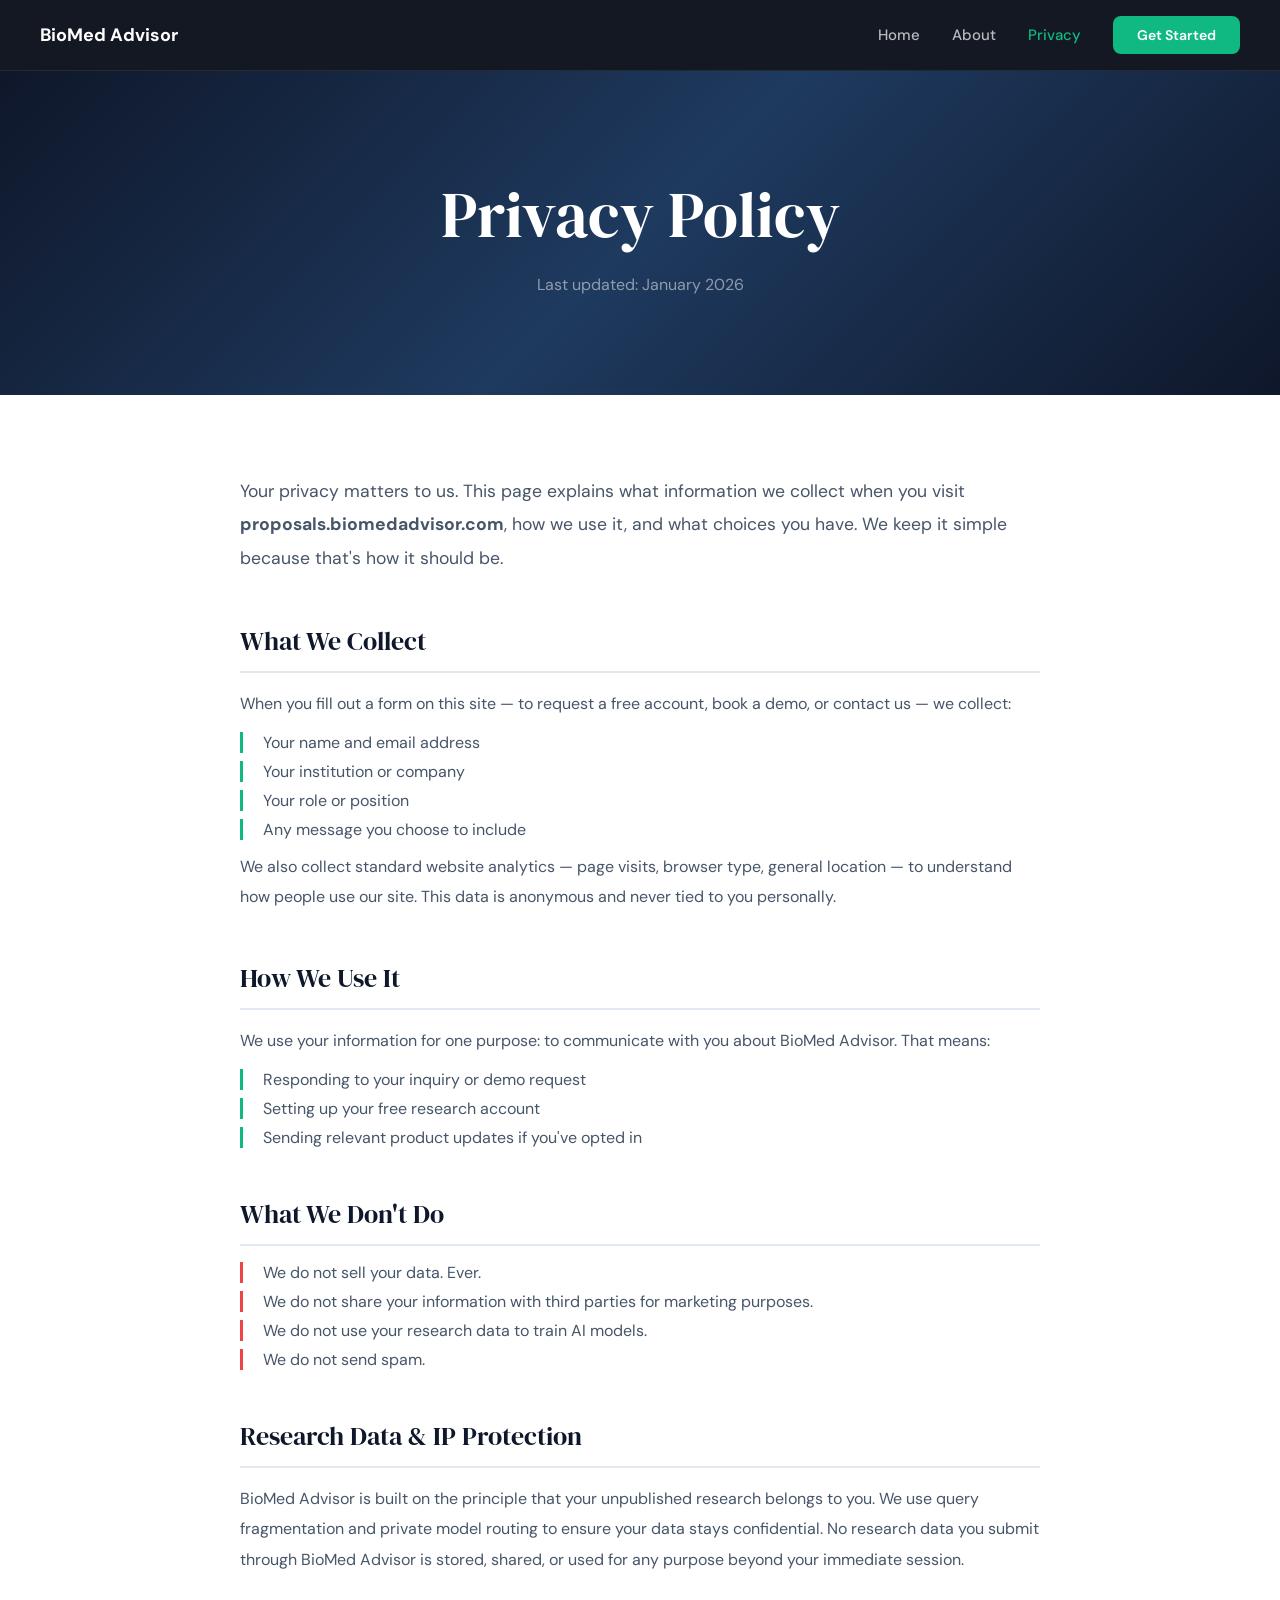
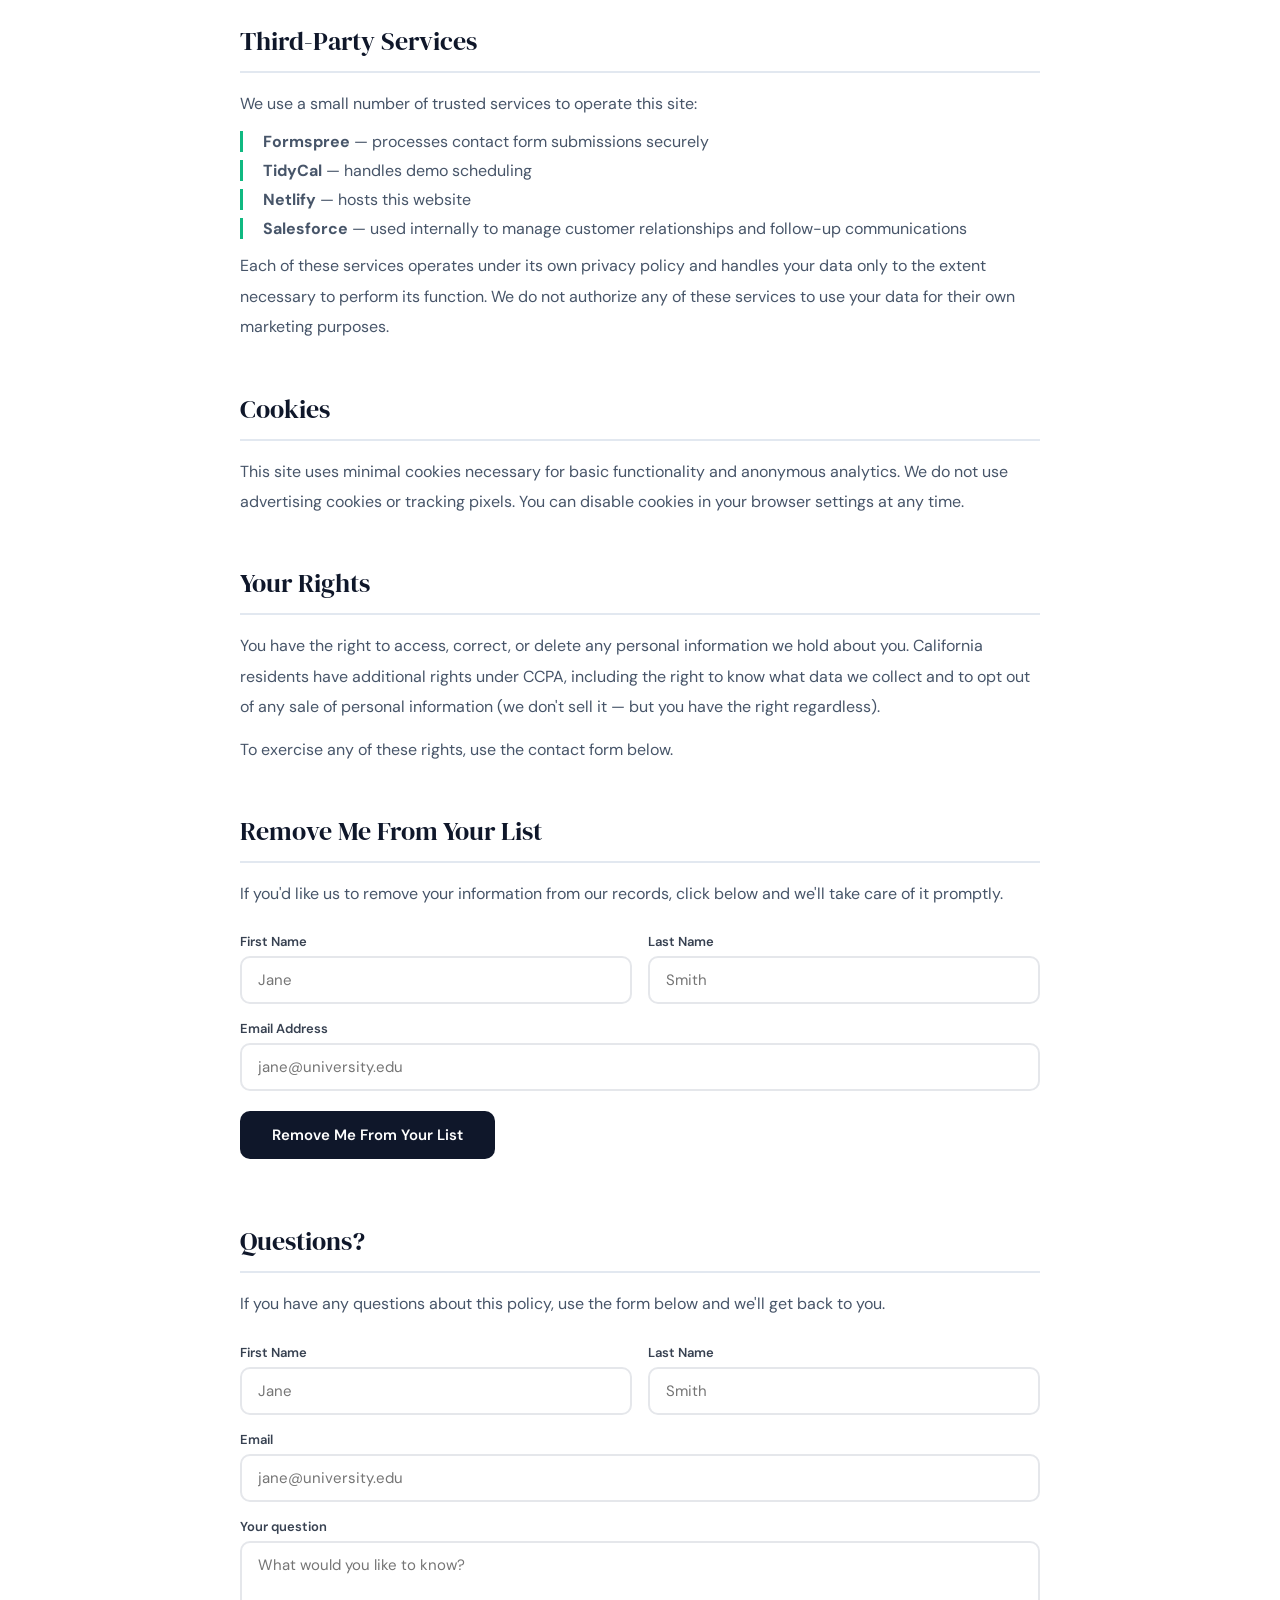
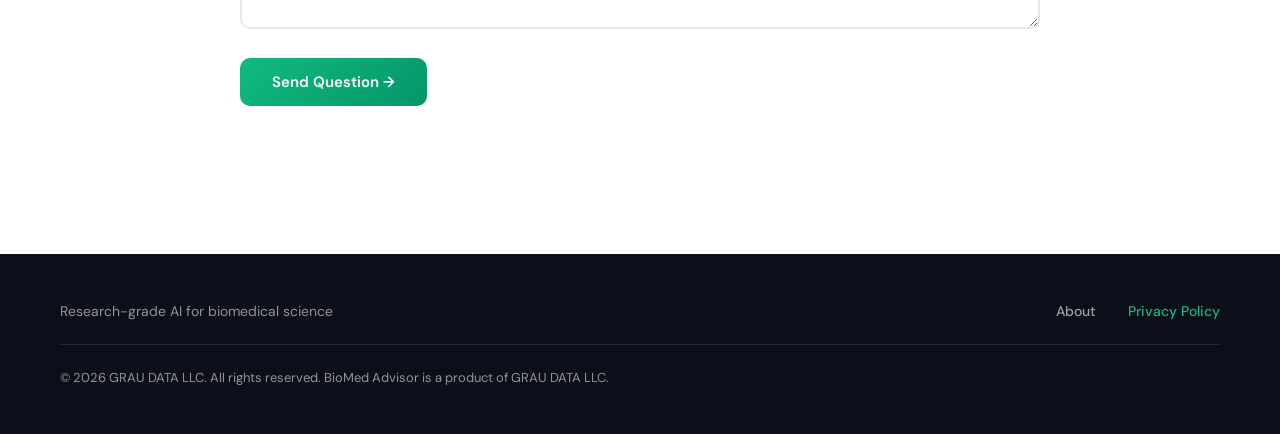
<file: privacy.html>
<!DOCTYPE html>
<html lang="en">
<head>
<meta charset="UTF-8"/>
<meta name="viewport" content="width=device-width,initial-scale=1.0"/>
<title>Privacy Policy | BioMed Advisor</title>
<link href="https://fonts.googleapis.com/css2?family=DM+Sans:ital,wght@0,300;0,400;0,500;0,600;0,700&family=DM+Serif+Display&display=swap" rel="stylesheet"/>
<style>
*{font-family:'DM Sans',sans-serif;box-sizing:border-box;margin:0;padding:0;}
h1,h2{font-family:'DM Serif Display',serif;font-weight:400;}
body{background:white;color:#1a1a1a;overflow-x:hidden;}
a{text-decoration:none;}
input,textarea{font-family:'DM Sans',sans-serif;}
</style>
</head>
<body>

<!-- NAV -->
<nav style="position:sticky;top:0;z-index:100;background:rgba(10,15,26,0.96);backdrop-filter:blur(12px);border-bottom:1px solid rgba(255,255,255,0.08);padding:16px 40px;display:flex;justify-content:space-between;align-items:center;">
  <a href="/index.html" style="display:flex;align-items:center;gap:10px;">

    <span style="color:white;font-weight:700;font-size:18px;">BioMed Advisor</span>
  </a>
  <div style="display:flex;align-items:center;gap:32px;">
    <a href="/index.html" style="color:rgba(255,255,255,0.7);font-size:15px;font-weight:500;">Home</a>
    <a href="/about.html" style="color:rgba(255,255,255,0.7);font-size:15px;font-weight:500;">About</a>
    <a href="/privacy.html" style="color:#10b981;font-size:15px;font-weight:500;">Privacy</a>
    <a href="/index.html#contact" style="background:#10b981;color:white;padding:10px 24px;border-radius:8px;font-size:14px;font-weight:600;">Get Started</a>
  </div>
</nav>

<!-- HEADER -->
<section style="background:linear-gradient(135deg,#0f172a,#1e3a5f,#0f172a);padding:100px 40px;text-align:center;">
  <div style="max-width:700px;margin:0 auto;">
    <h1 style="font-size:clamp(2.5rem,5vw,4rem);color:white;margin-bottom:16px;">Privacy Policy</h1>
    <p style="font-size:1rem;color:rgba(255,255,255,0.5);">Last updated: January 2026</p>
  </div>
</section>

<!-- CONTENT -->
<section style="padding:80px 40px 100px;">
  <div style="max-width:800px;margin:0 auto;">

    <!-- Intro -->
    <p style="font-size:1.1rem;color:#475569;line-height:1.9;margin-bottom:48px;">
      Your privacy matters to us. This page explains what information we collect when you visit <strong>proposals.biomedadvisor.com</strong>, how we use it, and what choices you have. We keep it simple because that's how it should be.
    </p>

    <!-- 1 -->
    <div style="margin-bottom:48px;">
      <h2 style="font-size:1.6rem;color:#0f172a;margin-bottom:16px;padding-bottom:12px;border-bottom:2px solid #e2e8f0;">What We Collect</h2>
      <p style="font-size:1rem;color:#475569;line-height:1.9;margin-bottom:12px;">When you fill out a form on this site — to request a free account, book a demo, or contact us — we collect:</p>
      <ul style="list-style:none;padding:0;display:flex;flex-direction:column;gap:8px;margin-bottom:12px;">
        <li style="font-size:1rem;color:#475569;padding-left:20px;border-left:3px solid #10b981;">Your name and email address</li>
        <li style="font-size:1rem;color:#475569;padding-left:20px;border-left:3px solid #10b981;">Your institution or company</li>
        <li style="font-size:1rem;color:#475569;padding-left:20px;border-left:3px solid #10b981;">Your role or position</li>
        <li style="font-size:1rem;color:#475569;padding-left:20px;border-left:3px solid #10b981;">Any message you choose to include</li>
      </ul>
      <p style="font-size:1rem;color:#475569;line-height:1.9;">We also collect standard website analytics — page visits, browser type, general location — to understand how people use our site. This data is anonymous and never tied to you personally.</p>
    </div>

    <!-- 2 -->
    <div style="margin-bottom:48px;">
      <h2 style="font-size:1.6rem;color:#0f172a;margin-bottom:16px;padding-bottom:12px;border-bottom:2px solid #e2e8f0;">How We Use It</h2>
      <p style="font-size:1rem;color:#475569;line-height:1.9;margin-bottom:12px;">We use your information for one purpose: to communicate with you about BioMed Advisor. That means:</p>
      <ul style="list-style:none;padding:0;display:flex;flex-direction:column;gap:8px;">
        <li style="font-size:1rem;color:#475569;padding-left:20px;border-left:3px solid #10b981;">Responding to your inquiry or demo request</li>
        <li style="font-size:1rem;color:#475569;padding-left:20px;border-left:3px solid #10b981;">Setting up your free research account</li>
        <li style="font-size:1rem;color:#475569;padding-left:20px;border-left:3px solid #10b981;">Sending relevant product updates if you've opted in</li>
      </ul>
    </div>

    <!-- 3 -->
    <div style="margin-bottom:48px;">
      <h2 style="font-size:1.6rem;color:#0f172a;margin-bottom:16px;padding-bottom:12px;border-bottom:2px solid #e2e8f0;">What We Don't Do</h2>
      <ul style="list-style:none;padding:0;display:flex;flex-direction:column;gap:8px;">
        <li style="font-size:1rem;color:#475569;padding-left:20px;border-left:3px solid #ef4444;">We do not sell your data. Ever.</li>
        <li style="font-size:1rem;color:#475569;padding-left:20px;border-left:3px solid #ef4444;">We do not share your information with third parties for marketing purposes.</li>
        <li style="font-size:1rem;color:#475569;padding-left:20px;border-left:3px solid #ef4444;">We do not use your research data to train AI models.</li>
        <li style="font-size:1rem;color:#475569;padding-left:20px;border-left:3px solid #ef4444;">We do not send spam.</li>
      </ul>
    </div>

    <!-- 4 -->
    <div style="margin-bottom:48px;">
      <h2 style="font-size:1.6rem;color:#0f172a;margin-bottom:16px;padding-bottom:12px;border-bottom:2px solid #e2e8f0;">Research Data & IP Protection</h2>
      <p style="font-size:1rem;color:#475569;line-height:1.9;">BioMed Advisor is built on the principle that your unpublished research belongs to you. We use query fragmentation and private model routing to ensure your data stays confidential. No research data you submit through BioMed Advisor is stored, shared, or used for any purpose beyond your immediate session.</p>
    </div>

    <!-- 5 -->
    <div style="margin-bottom:48px;">
      <h2 style="font-size:1.6rem;color:#0f172a;margin-bottom:16px;padding-bottom:12px;border-bottom:2px solid #e2e8f0;">Third-Party Services</h2>
      <p style="font-size:1rem;color:#475569;line-height:1.9;margin-bottom:12px;">We use a small number of trusted services to operate this site:</p>
      <ul style="list-style:none;padding:0;display:flex;flex-direction:column;gap:8px;">
        <li style="font-size:1rem;color:#475569;padding-left:20px;border-left:3px solid #10b981;"><strong>Formspree</strong> — processes contact form submissions securely</li>
        <li style="font-size:1rem;color:#475569;padding-left:20px;border-left:3px solid #10b981;"><strong>TidyCal</strong> — handles demo scheduling</li>
        <li style="font-size:1rem;color:#475569;padding-left:20px;border-left:3px solid #10b981;"><strong>Netlify</strong> — hosts this website</li>
        <li style="font-size:1rem;color:#475569;padding-left:20px;border-left:3px solid #10b981;"><strong>Salesforce</strong> — used internally to manage customer relationships and follow-up communications</li>
      </ul>
      <p style="font-size:1rem;color:#475569;line-height:1.9;margin-top:12px;">Each of these services operates under its own privacy policy and handles your data only to the extent necessary to perform its function. We do not authorize any of these services to use your data for their own marketing purposes.</p>
    </div>

    <!-- 6 -->
    <div style="margin-bottom:48px;">
      <h2 style="font-size:1.6rem;color:#0f172a;margin-bottom:16px;padding-bottom:12px;border-bottom:2px solid #e2e8f0;">Cookies</h2>
      <p style="font-size:1rem;color:#475569;line-height:1.9;">This site uses minimal cookies necessary for basic functionality and anonymous analytics. We do not use advertising cookies or tracking pixels. You can disable cookies in your browser settings at any time.</p>
    </div>

    <!-- 7 -->
    <div style="margin-bottom:48px;">
      <h2 style="font-size:1.6rem;color:#0f172a;margin-bottom:16px;padding-bottom:12px;border-bottom:2px solid #e2e8f0;">Your Rights</h2>
      <p style="font-size:1rem;color:#475569;line-height:1.9;margin-bottom:12px;">You have the right to access, correct, or delete any personal information we hold about you. California residents have additional rights under CCPA, including the right to know what data we collect and to opt out of any sale of personal information (we don't sell it — but you have the right regardless).</p>
      <p style="font-size:1rem;color:#475569;line-height:1.9;">To exercise any of these rights, use the contact form below.</p>
    </div>

    <!-- 8 -->
    <div style="margin-bottom:64px;">
      <h2 style="font-size:1.6rem;color:#0f172a;margin-bottom:16px;padding-bottom:12px;border-bottom:2px solid #e2e8f0;">Remove Me From Your List</h2>
      <p style="font-size:1rem;color:#475569;line-height:1.9;margin-bottom:24px;">If you'd like us to remove your information from our records, click below and we'll take care of it promptly.</p>
      <form id="remove-form" action="https://formspree.io/f/mojnopqw" method="POST">
        <input type="hidden" name="request_type" value="REMOVAL REQUEST"/>
        <div style="display:grid;grid-template-columns:1fr 1fr;gap:16px;margin-bottom:16px;">
          <div>
            <label style="display:block;font-size:13px;font-weight:600;color:#374151;margin-bottom:6px;">First Name</label>
            <input name="first_name" required placeholder="Jane" style="width:100%;padding:12px 16px;border:2px solid #e5e7eb;border-radius:10px;font-size:15px;outline:none;box-sizing:border-box;" onfocus="this.style.borderColor='#10b981'" onblur="this.style.borderColor='#e5e7eb'"/>
          </div>
          <div>
            <label style="display:block;font-size:13px;font-weight:600;color:#374151;margin-bottom:6px;">Last Name</label>
            <input name="last_name" required placeholder="Smith" style="width:100%;padding:12px 16px;border:2px solid #e5e7eb;border-radius:10px;font-size:15px;outline:none;box-sizing:border-box;" onfocus="this.style.borderColor='#10b981'" onblur="this.style.borderColor='#e5e7eb'"/>
          </div>
        </div>
        <div style="margin-bottom:20px;">
          <label style="display:block;font-size:13px;font-weight:600;color:#374151;margin-bottom:6px;">Email Address</label>
          <input name="email" type="email" required placeholder="jane@university.edu" style="width:100%;padding:12px 16px;border:2px solid #e5e7eb;border-radius:10px;font-size:15px;outline:none;box-sizing:border-box;" onfocus="this.style.borderColor='#10b981'" onblur="this.style.borderColor='#e5e7eb'"/>
        </div>
        <button type="submit" style="padding:14px 32px;background:#0f172a;color:white;font-size:15px;font-weight:600;border:none;border-radius:10px;cursor:pointer;">Remove Me From Your List</button>
      </form>
      <div id="remove-success" style="display:none;margin-top:16px;padding:20px;background:#f0fdf4;border-radius:12px;border:2px solid #bbf7d0;color:#065f46;font-size:15px;">✓ Done — we'll remove your information within 48 hours.</div>
    </div>

    <!-- 9 Contact -->
    <div style="margin-bottom:48px;">
      <h2 style="font-size:1.6rem;color:#0f172a;margin-bottom:16px;padding-bottom:12px;border-bottom:2px solid #e2e8f0;">Questions?</h2>
      <p style="font-size:1rem;color:#475569;line-height:1.9;margin-bottom:24px;">If you have any questions about this policy, use the form below and we'll get back to you.</p>
      <form id="privacy-form" action="https://formspree.io/f/mojnopqw" method="POST">
        <div style="display:grid;grid-template-columns:1fr 1fr;gap:16px;margin-bottom:16px;">
          <div>
            <label style="display:block;font-size:13px;font-weight:600;color:#374151;margin-bottom:6px;">First Name</label>
            <input name="first_name" required placeholder="Jane" style="width:100%;padding:12px 16px;border:2px solid #e5e7eb;border-radius:10px;font-size:15px;outline:none;box-sizing:border-box;" onfocus="this.style.borderColor='#10b981'" onblur="this.style.borderColor='#e5e7eb'"/>
          </div>
          <div>
            <label style="display:block;font-size:13px;font-weight:600;color:#374151;margin-bottom:6px;">Last Name</label>
            <input name="last_name" required placeholder="Smith" style="width:100%;padding:12px 16px;border:2px solid #e5e7eb;border-radius:10px;font-size:15px;outline:none;box-sizing:border-box;" onfocus="this.style.borderColor='#10b981'" onblur="this.style.borderColor='#e5e7eb'"/>
          </div>
        </div>
        <div style="margin-bottom:16px;">
          <label style="display:block;font-size:13px;font-weight:600;color:#374151;margin-bottom:6px;">Email</label>
          <input name="email" type="email" required placeholder="jane@university.edu" style="width:100%;padding:12px 16px;border:2px solid #e5e7eb;border-radius:10px;font-size:15px;outline:none;box-sizing:border-box;" onfocus="this.style.borderColor='#10b981'" onblur="this.style.borderColor='#e5e7eb'"/>
        </div>
        <div style="margin-bottom:24px;">
          <label style="display:block;font-size:13px;font-weight:600;color:#374151;margin-bottom:6px;">Your question</label>
          <textarea name="message" required placeholder="What would you like to know?" rows="3" style="width:100%;padding:12px 16px;border:2px solid #e5e7eb;border-radius:10px;font-size:15px;outline:none;box-sizing:border-box;resize:vertical;" onfocus="this.style.borderColor='#10b981'" onblur="this.style.borderColor='#e5e7eb'"></textarea>
        </div>
        <button type="submit" style="padding:14px 32px;background:linear-gradient(135deg,#10b981,#059669);color:white;font-size:15px;font-weight:600;border:none;border-radius:10px;cursor:pointer;">Send Question →</button>
      </form>
      <div id="privacy-success" style="display:none;margin-top:16px;padding:20px;background:#f0fdf4;border-radius:12px;border:2px solid #bbf7d0;color:#065f46;font-size:15px;">✓ Message sent — we'll get back to you shortly.</div>
    </div>

  </div>
</section>

<!-- FOOTER -->
<footer style="background:#0a0f1a;color:rgba(255,255,255,0.55);padding:48px 40px;">
  <div style="max-width:1160px;margin:0 auto;">
    <div style="display:flex;justify-content:space-between;align-items:center;flex-wrap:wrap;gap:24px;padding-bottom:24px;border-bottom:1px solid rgba(255,255,255,0.1);">
      <div>
        <div style="font-size:14px;color:rgba(255,255,255,0.55);">Research-grade AI for biomedical science</div>
      </div>
      <div style="display:flex;gap:32px;flex-wrap:wrap;align-items:center;">
        <a href="/about.html" style="color:rgba(255,255,255,0.6);font-size:14px;font-weight:500;">About</a>
        <a href="/privacy.html" style="color:#10b981;font-size:14px;font-weight:500;">Privacy Policy</a>
      </div>
    </div>
    <div style="padding-top:24px;font-size:13px;">
      <span>© 2026 GRAU DATA LLC. All rights reserved. BioMed Advisor is a product of GRAU DATA LLC.</span>
    </div>
  </div>
</footer>

<script>
['remove-form','privacy-form'].forEach(function(id) {
  var successId = id === 'remove-form' ? 'remove-success' : 'privacy-success';
  document.getElementById(id).addEventListener('submit', async function(e) {
    e.preventDefault();
    var btn = this.querySelector('button[type=submit]');
    btn.textContent = 'Sending...'; btn.disabled = true;
    try {
      var res = await fetch(this.action, {method:'POST', body:new FormData(this), headers:{'Accept':'application/json'}});
      if(res.ok) { this.style.display='none'; document.getElementById(successId).style.display='block'; }
      else { btn.textContent = 'Error — please try again'; btn.disabled = false; }
    } catch(err) { btn.textContent = 'Error — please try again'; btn.disabled = false; }
  });
});
</script>

</body>
</html>
</file>
<file: styles.css>
*,:after,:before{--tw-border-spacing-x:0;--tw-border-spacing-y:0;--tw-translate-x:0;--tw-translate-y:0;--tw-rotate:0;--tw-skew-x:0;--tw-skew-y:0;--tw-scale-x:1;--tw-scale-y:1;--tw-pan-x: ;--tw-pan-y: ;--tw-pinch-zoom: ;--tw-scroll-snap-strictness:proximity;--tw-gradient-from-position: ;--tw-gradient-via-position: ;--tw-gradient-to-position: ;--tw-ordinal: ;--tw-slashed-zero: ;--tw-numeric-figure: ;--tw-numeric-spacing: ;--tw-numeric-fraction: ;--tw-ring-inset: ;--tw-ring-offset-width:0px;--tw-ring-offset-color:#fff;--tw-ring-color:rgba(59,130,246,.5);--tw-ring-offset-shadow:0 0 #0000;--tw-ring-shadow:0 0 #0000;--tw-shadow:0 0 #0000;--tw-shadow-colored:0 0 #0000;--tw-blur: ;--tw-brightness: ;--tw-contrast: ;--tw-grayscale: ;--tw-hue-rotate: ;--tw-invert: ;--tw-saturate: ;--tw-sepia: ;--tw-drop-shadow: ;--tw-backdrop-blur: ;--tw-backdrop-brightness: ;--tw-backdrop-contrast: ;--tw-backdrop-grayscale: ;--tw-backdrop-hue-rotate: ;--tw-backdrop-invert: ;--tw-backdrop-opacity: ;--tw-backdrop-saturate: ;--tw-backdrop-sepia: ;--tw-contain-size: ;--tw-contain-layout: ;--tw-contain-paint: ;--tw-contain-style: }::backdrop{--tw-border-spacing-x:0;--tw-border-spacing-y:0;--tw-translate-x:0;--tw-translate-y:0;--tw-rotate:0;--tw-skew-x:0;--tw-skew-y:0;--tw-scale-x:1;--tw-scale-y:1;--tw-pan-x: ;--tw-pan-y: ;--tw-pinch-zoom: ;--tw-scroll-snap-strictness:proximity;--tw-gradient-from-position: ;--tw-gradient-via-position: ;--tw-gradient-to-position: ;--tw-ordinal: ;--tw-slashed-zero: ;--tw-numeric-figure: ;--tw-numeric-spacing: ;--tw-numeric-fraction: ;--tw-ring-inset: ;--tw-ring-offset-width:0px;--tw-ring-offset-color:#fff;--tw-ring-color:rgba(59,130,246,.5);--tw-ring-offset-shadow:0 0 #0000;--tw-ring-shadow:0 0 #0000;--tw-shadow:0 0 #0000;--tw-shadow-colored:0 0 #0000;--tw-blur: ;--tw-brightness: ;--tw-contrast: ;--tw-grayscale: ;--tw-hue-rotate: ;--tw-invert: ;--tw-saturate: ;--tw-sepia: ;--tw-drop-shadow: ;--tw-backdrop-blur: ;--tw-backdrop-brightness: ;--tw-backdrop-contrast: ;--tw-backdrop-grayscale: ;--tw-backdrop-hue-rotate: ;--tw-backdrop-invert: ;--tw-backdrop-opacity: ;--tw-backdrop-saturate: ;--tw-backdrop-sepia: ;--tw-contain-size: ;--tw-contain-layout: ;--tw-contain-paint: ;--tw-contain-style: }/*! tailwindcss v3.4.17 | MIT License | https://tailwindcss.com*/*,:after,:before{box-sizing:border-box;border:0 solid #e5e7eb}:after,:before{--tw-content:""}:host,html{line-height:1.5;-webkit-text-size-adjust:100%;-moz-tab-size:4;-o-tab-size:4;tab-size:4;font-family:DM Sans,sans-serif;font-feature-settings:normal;font-variation-settings:normal;-webkit-tap-highlight-color:transparent}body{margin:0;line-height:inherit}hr{height:0;color:inherit;border-top-width:1px}abbr:where([title]){-webkit-text-decoration:underline dotted;text-decoration:underline dotted}h1,h2,h3,h4,h5,h6{font-size:inherit;font-weight:inherit}a{color:inherit;text-decoration:inherit}b,strong{font-weight:bolder}code,kbd,pre,samp{font-family:ui-monospace,SFMono-Regular,Menlo,Monaco,Consolas,Liberation Mono,Courier New,monospace;font-feature-settings:normal;font-variation-settings:normal;font-size:1em}small{font-size:80%}sub,sup{font-size:75%;line-height:0;position:relative;vertical-align:baseline}sub{bottom:-.25em}sup{top:-.5em}table{text-indent:0;border-color:inherit;border-collapse:collapse}button,input,optgroup,select,textarea{font-family:inherit;font-feature-settings:inherit;font-variation-settings:inherit;font-size:100%;font-weight:inherit;line-height:inherit;letter-spacing:inherit;color:inherit;margin:0;padding:0}button,select{text-transform:none}button,input:where([type=button]),input:where([type=reset]),input:where([type=submit]){-webkit-appearance:button;background-color:transparent;background-image:none}:-moz-focusring{outline:auto}:-moz-ui-invalid{box-shadow:none}progress{vertical-align:baseline}::-webkit-inner-spin-button,::-webkit-outer-spin-button{height:auto}[type=search]{-webkit-appearance:textfield;outline-offset:-2px}::-webkit-search-decoration{-webkit-appearance:none}::-webkit-file-upload-button{-webkit-appearance:button;font:inherit}summary{display:list-item}blockquote,dd,dl,figure,h1,h2,h3,h4,h5,h6,hr,p,pre{margin:0}fieldset{margin:0}fieldset,legend{padding:0}menu,ol,ul{list-style:none;margin:0;padding:0}dialog{padding:0}textarea{resize:vertical}input::-moz-placeholder,textarea::-moz-placeholder{opacity:1;color:#9ca3af}input::placeholder,textarea::placeholder{opacity:1;color:#9ca3af}[role=button],button{cursor:pointer}:disabled{cursor:default}audio,canvas,embed,iframe,img,object,svg,video{display:block;vertical-align:middle}img,video{max-width:100%;height:auto}[hidden]:where(:not([hidden=until-found])){display:none}.pointer-events-none{pointer-events:none}.visible{visibility:visible}.absolute{position:absolute}.relative{position:relative}.sticky{position:sticky}.-inset-4{inset:-1rem}.inset-0{inset:0}.-top-6{top:-1.5rem}.bottom-0{bottom:0}.bottom-1\/4{bottom:25%}.bottom-10{bottom:2.5rem}.bottom-20{bottom:5rem}.left-0{left:0}.left-1\/2{left:50%}.left-1\/4{left:25%}.left-10{left:2.5rem}.left-20{left:5rem}.right-0{right:0}.right-1\/4{right:25%}.right-10{right:2.5rem}.right-20{right:5rem}.top-0{top:0}.top-1\/2{top:50%}.top-1\/4{top:25%}.top-10{top:2.5rem}.top-20{top:5rem}.z-10{z-index:10}.z-50{z-index:50}.mx-auto{margin-left:auto;margin-right:auto}.mb-1{margin-bottom:.25rem}.mb-10{margin-bottom:2.5rem}.mb-12{margin-bottom:3rem}.mb-14{margin-bottom:3.5rem}.mb-16{margin-bottom:4rem}.mb-2{margin-bottom:.5rem}.mb-3{margin-bottom:.75rem}.mb-4{margin-bottom:1rem}.mb-5{margin-bottom:1.25rem}.mb-6{margin-bottom:1.5rem}.mb-7{margin-bottom:1.75rem}.mb-8{margin-bottom:2rem}.mt-0\.5{margin-top:.125rem}.mt-1{margin-top:.25rem}.mt-12{margin-top:3rem}.mt-2{margin-top:.5rem}.mt-3{margin-top:.75rem}.mt-4{margin-top:1rem}.mt-5{margin-top:1.25rem}.mt-6{margin-top:1.5rem}.block{display:block}.inline-block{display:inline-block}.flex{display:flex}.inline-flex{display:inline-flex}.table{display:table}.grid{display:grid}.hidden{display:none}.h-1{height:.25rem}.h-10{height:2.5rem}.h-12{height:3rem}.h-14{height:3.5rem}.h-16{height:4rem}.h-20{height:5rem}.h-3{height:.75rem}.h-4{height:1rem}.h-5{height:1.25rem}.h-6{height:1.5rem}.h-64{height:16rem}.h-7{height:1.75rem}.h-8{height:2rem}.h-80{height:20rem}.h-96{height:24rem}.h-\[400px\]{height:400px}.h-\[500px\]{height:500px}.h-\[600px\]{height:600px}.h-full{height:100%}.h-px{height:1px}.w-10{width:2.5rem}.w-12{width:3rem}.w-14{width:3.5rem}.w-16{width:4rem}.w-20{width:5rem}.w-24{width:6rem}.w-3{width:.75rem}.w-5{width:1.25rem}.w-6{width:1.5rem}.w-64{width:16rem}.w-7{width:1.75rem}.w-8{width:2rem}.w-80{width:20rem}.w-96{width:24rem}.w-\[400px\]{width:400px}.w-\[500px\]{width:500px}.w-\[600px\]{width:600px}.w-full{width:100%}.w-px{width:1px}.max-w-3xl{max-width:48rem}.max-w-4xl{max-width:56rem}.max-w-5xl{max-width:64rem}.max-w-6xl{max-width:72rem}.max-w-7xl{max-width:80rem}.max-w-sm{max-width:24rem}.max-w-xl{max-width:36rem}.flex-1{flex:1 1 0%}.flex-shrink-0,.shrink-0{flex-shrink:0}.flex-grow{flex-grow:1}.-translate-x-1\/2{--tw-translate-x:-50%}.-translate-x-1\/2,.-translate-y-1\/2{transform:translate(var(--tw-translate-x),var(--tw-translate-y)) rotate(var(--tw-rotate)) skewX(var(--tw-skew-x)) skewY(var(--tw-skew-y)) scaleX(var(--tw-scale-x)) scaleY(var(--tw-scale-y))}.-translate-y-1\/2{--tw-translate-y:-50%}.transform{transform:translate(var(--tw-translate-x),var(--tw-translate-y)) rotate(var(--tw-rotate)) skewX(var(--tw-skew-x)) skewY(var(--tw-skew-y)) scaleX(var(--tw-scale-x)) scaleY(var(--tw-scale-y))}.select-none{-webkit-user-select:none;-moz-user-select:none;user-select:none}.grid-cols-3{grid-template-columns:repeat(3,minmax(0,1fr))}.flex-col{flex-direction:column}.flex-wrap{flex-wrap:wrap}.items-start{align-items:flex-start}.items-center{align-items:center}.items-baseline{align-items:baseline}.justify-center{justify-content:center}.justify-between{justify-content:space-between}.gap-1{gap:.25rem}.gap-12{gap:3rem}.gap-2{gap:.5rem}.gap-3{gap:.75rem}.gap-4{gap:1rem}.gap-5{gap:1.25rem}.gap-6{gap:1.5rem}.gap-7{gap:1.75rem}.gap-8{gap:2rem}.gap-x-8{-moz-column-gap:2rem;column-gap:2rem}.gap-y-3{row-gap:.75rem}.space-y-4>:not([hidden])~:not([hidden]){--tw-space-y-reverse:0;margin-top:calc(1rem*(1 - var(--tw-space-y-reverse)));margin-bottom:calc(1rem*var(--tw-space-y-reverse))}.space-y-6>:not([hidden])~:not([hidden]){--tw-space-y-reverse:0;margin-top:calc(1.5rem*(1 - var(--tw-space-y-reverse)));margin-bottom:calc(1.5rem*var(--tw-space-y-reverse))}.overflow-hidden{overflow:hidden}.rounded-2xl{border-radius:1rem}.rounded-3xl{border-radius:1.5rem}.rounded-full{border-radius:9999px}.rounded-lg{border-radius:.5rem}.rounded-xl{border-radius:.75rem}.rounded-r-xl{border-top-right-radius:.75rem;border-bottom-right-radius:.75rem}.border{border-width:1px}.border-2{border-width:2px}.border-b{border-bottom-width:1px}.border-b-2{border-bottom-width:2px}.border-l-4{border-left-width:4px}.border-t{border-top-width:1px}.border-t-2{border-top-width:2px}.border-amber-100{--tw-border-opacity:1;border-color:rgb(254 243 199/var(--tw-border-opacity,1))}.border-amber-400\/40{border-color:rgba(251,191,36,.4)}.border-blue-100{--tw-border-opacity:1;border-color:rgb(219 234 254/var(--tw-border-opacity,1))}.border-blue-200{--tw-border-opacity:1;border-color:rgb(191 219 254/var(--tw-border-opacity,1))}.border-cyan-100{--tw-border-opacity:1;border-color:rgb(207 250 254/var(--tw-border-opacity,1))}.border-gray-100{--tw-border-opacity:1;border-color:rgb(243 244 246/var(--tw-border-opacity,1))}.border-gray-200{--tw-border-opacity:1;border-color:rgb(229 231 235/var(--tw-border-opacity,1))}.border-gray-300{--tw-border-opacity:1;border-color:rgb(209 213 219/var(--tw-border-opacity,1))}.border-green-200{--tw-border-opacity:1;border-color:rgb(187 247 208/var(--tw-border-opacity,1))}.border-green-300{--tw-border-opacity:1;border-color:rgb(134 239 172/var(--tw-border-opacity,1))}.border-purple-100{--tw-border-opacity:1;border-color:rgb(243 232 255/var(--tw-border-opacity,1))}.border-red-400{--tw-border-opacity:1;border-color:rgb(248 113 113/var(--tw-border-opacity,1))}.border-red-500{--tw-border-opacity:1;border-color:rgb(239 68 68/var(--tw-border-opacity,1))}.border-slate-700{--tw-border-opacity:1;border-color:rgb(51 65 85/var(--tw-border-opacity,1))}.border-teal-100{--tw-border-opacity:1;border-color:rgb(204 251 241/var(--tw-border-opacity,1))}.border-teal-400{--tw-border-opacity:1;border-color:rgb(45 212 191/var(--tw-border-opacity,1))}.border-teal-400\/40{border-color:rgba(45,212,191,.4)}.border-white\/10{border-color:hsla(0,0%,100%,.1)}.border-white\/5{border-color:hsla(0,0%,100%,.05)}.border-yellow-500{--tw-border-opacity:1;border-color:rgb(234 179 8/var(--tw-border-opacity,1))}.border-yellow-500\/50{border-color:rgba(234,179,8,.5)}.bg-amber-500{--tw-bg-opacity:1;background-color:rgb(245 158 11/var(--tw-bg-opacity,1))}.bg-amber-500\/20{background-color:rgba(245,158,11,.2)}.bg-blue-100{--tw-bg-opacity:1;background-color:rgb(219 234 254/var(--tw-bg-opacity,1))}.bg-blue-50{--tw-bg-opacity:1;background-color:rgb(239 246 255/var(--tw-bg-opacity,1))}.bg-blue-600{--tw-bg-opacity:1;background-color:rgb(37 99 235/var(--tw-bg-opacity,1))}.bg-cyan-500{--tw-bg-opacity:1;background-color:rgb(6 182 212/var(--tw-bg-opacity,1))}.bg-emerald-500{--tw-bg-opacity:1;background-color:rgb(16 185 129/var(--tw-bg-opacity,1))}.bg-green-100{--tw-bg-opacity:1;background-color:rgb(220 252 231/var(--tw-bg-opacity,1))}.bg-green-50{--tw-bg-opacity:1;background-color:rgb(240 253 244/var(--tw-bg-opacity,1))}.bg-indigo-500{--tw-bg-opacity:1;background-color:rgb(99 102 241/var(--tw-bg-opacity,1))}.bg-orange-100{--tw-bg-opacity:1;background-color:rgb(255 237 213/var(--tw-bg-opacity,1))}.bg-orange-600{--tw-bg-opacity:1;background-color:rgb(234 88 12/var(--tw-bg-opacity,1))}.bg-purple-100{--tw-bg-opacity:1;background-color:rgb(243 232 255/var(--tw-bg-opacity,1))}.bg-purple-500{--tw-bg-opacity:1;background-color:rgb(168 85 247/var(--tw-bg-opacity,1))}.bg-purple-600{--tw-bg-opacity:1;background-color:rgb(147 51 234/var(--tw-bg-opacity,1))}.bg-red-100{--tw-bg-opacity:1;background-color:rgb(254 226 226/var(--tw-bg-opacity,1))}.bg-red-50{--tw-bg-opacity:1;background-color:rgb(254 242 242/var(--tw-bg-opacity,1))}.bg-slate-100{--tw-bg-opacity:1;background-color:rgb(241 245 249/var(--tw-bg-opacity,1))}.bg-slate-800{--tw-bg-opacity:1;background-color:rgb(30 41 59/var(--tw-bg-opacity,1))}.bg-teal-400{--tw-bg-opacity:1;background-color:rgb(45 212 191/var(--tw-bg-opacity,1))}.bg-teal-500{--tw-bg-opacity:1;background-color:rgb(20 184 166/var(--tw-bg-opacity,1))}.bg-teal-500\/20{background-color:rgba(20,184,166,.2)}.bg-white{--tw-bg-opacity:1;background-color:rgb(255 255 255/var(--tw-bg-opacity,1))}.bg-white\/15{background-color:hsla(0,0%,100%,.15)}.bg-white\/5{background-color:hsla(0,0%,100%,.05)}.bg-white\/95{background-color:hsla(0,0%,100%,.95)}.bg-yellow-500{--tw-bg-opacity:1;background-color:rgb(234 179 8/var(--tw-bg-opacity,1))}.bg-gradient-to-b{background-image:linear-gradient(to bottom,var(--tw-gradient-stops))}.bg-gradient-to-br{background-image:linear-gradient(to bottom right,var(--tw-gradient-stops))}.bg-gradient-to-r{background-image:linear-gradient(to right,var(--tw-gradient-stops))}.from-amber-500{--tw-gradient-from:#f59e0b var(--tw-gradient-from-position);--tw-gradient-to:rgba(245,158,11,0) var(--tw-gradient-to-position);--tw-gradient-stops:var(--tw-gradient-from),var(--tw-gradient-to)}.from-blue-50{--tw-gradient-from:#eff6ff var(--tw-gradient-from-position);--tw-gradient-to:rgba(239,246,255,0) var(--tw-gradient-to-position);--tw-gradient-stops:var(--tw-gradient-from),var(--tw-gradient-to)}.from-emerald-400{--tw-gradient-from:#34d399 var(--tw-gradient-from-position);--tw-gradient-to:rgba(52,211,153,0) var(--tw-gradient-to-position);--tw-gradient-stops:var(--tw-gradient-from),var(--tw-gradient-to)}.from-emerald-500{--tw-gradient-from:#10b981 var(--tw-gradient-from-position);--tw-gradient-to:rgba(16,185,129,0) var(--tw-gradient-to-position);--tw-gradient-stops:var(--tw-gradient-from),var(--tw-gradient-to)}.from-gray-50{--tw-gradient-from:#f9fafb var(--tw-gradient-from-position);--tw-gradient-to:rgba(249,250,251,0) var(--tw-gradient-to-position);--tw-gradient-stops:var(--tw-gradient-from),var(--tw-gradient-to)}.from-green-600{--tw-gradient-from:#16a34a var(--tw-gradient-from-position);--tw-gradient-to:rgba(22,163,74,0) var(--tw-gradient-to-position);--tw-gradient-stops:var(--tw-gradient-from),var(--tw-gradient-to)}.from-red-200{--tw-gradient-from:#fecaca var(--tw-gradient-from-position);--tw-gradient-to:hsla(0,96%,89%,0) var(--tw-gradient-to-position);--tw-gradient-stops:var(--tw-gradient-from),var(--tw-gradient-to)}.from-red-400{--tw-gradient-from:#f87171 var(--tw-gradient-from-position);--tw-gradient-to:hsla(0,91%,71%,0) var(--tw-gradient-to-position);--tw-gradient-stops:var(--tw-gradient-from),var(--tw-gradient-to)}.from-slate-50{--tw-gradient-from:#f8fafc var(--tw-gradient-from-position);--tw-gradient-to:rgba(248,250,252,0) var(--tw-gradient-to-position);--tw-gradient-stops:var(--tw-gradient-from),var(--tw-gradient-to)}.from-slate-800{--tw-gradient-from:#1e293b var(--tw-gradient-from-position);--tw-gradient-to:rgba(30,41,59,0) var(--tw-gradient-to-position);--tw-gradient-stops:var(--tw-gradient-from),var(--tw-gradient-to)}.from-transparent{--tw-gradient-from:transparent var(--tw-gradient-from-position);--tw-gradient-to:transparent var(--tw-gradient-to-position);--tw-gradient-stops:var(--tw-gradient-from),var(--tw-gradient-to)}.from-white{--tw-gradient-from:#fff var(--tw-gradient-from-position);--tw-gradient-to:hsla(0,0%,100%,0) var(--tw-gradient-to-position);--tw-gradient-stops:var(--tw-gradient-from),var(--tw-gradient-to)}.from-yellow-50{--tw-gradient-from:#fefce8 var(--tw-gradient-from-position);--tw-gradient-to:hsla(55,92%,95%,0) var(--tw-gradient-to-position);--tw-gradient-stops:var(--tw-gradient-from),var(--tw-gradient-to)}.via-amber-400\/60{--tw-gradient-to:rgba(251,191,36,0) var(--tw-gradient-to-position);--tw-gradient-stops:var(--tw-gradient-from),rgba(251,191,36,.6) var(--tw-gradient-via-position),var(--tw-gradient-to)}.via-emerald-400{--tw-gradient-to:rgba(52,211,153,0) var(--tw-gradient-to-position);--tw-gradient-stops:var(--tw-gradient-from),#34d399 var(--tw-gradient-via-position),var(--tw-gradient-to)}.via-green-600{--tw-gradient-to:rgba(22,163,74,0) var(--tw-gradient-to-position);--tw-gradient-stops:var(--tw-gradient-from),#16a34a var(--tw-gradient-via-position),var(--tw-gradient-to)}.via-orange-500{--tw-gradient-to:rgba(249,115,22,0) var(--tw-gradient-to-position);--tw-gradient-stops:var(--tw-gradient-from),#f97316 var(--tw-gradient-via-position),var(--tw-gradient-to)}.via-purple-200{--tw-gradient-to:rgba(233,213,255,0) var(--tw-gradient-to-position);--tw-gradient-stops:var(--tw-gradient-from),#e9d5ff var(--tw-gradient-via-position),var(--tw-gradient-to)}.via-purple-600{--tw-gradient-to:rgba(147,51,234,0) var(--tw-gradient-to-position);--tw-gradient-stops:var(--tw-gradient-from),#9333ea var(--tw-gradient-via-position),var(--tw-gradient-to)}.via-red-600{--tw-gradient-to:rgba(220,38,38,0) var(--tw-gradient-to-position);--tw-gradient-stops:var(--tw-gradient-from),#dc2626 var(--tw-gradient-via-position),var(--tw-gradient-to)}.via-teal-500{--tw-gradient-to:rgba(20,184,166,0) var(--tw-gradient-to-position);--tw-gradient-stops:var(--tw-gradient-from),#14b8a6 var(--tw-gradient-via-position),var(--tw-gradient-to)}.to-amber-50{--tw-gradient-to:#fffbeb var(--tw-gradient-to-position)}.to-blue-50{--tw-gradient-to:#eff6ff var(--tw-gradient-to-position)}.to-cyan-50{--tw-gradient-to:#ecfeff var(--tw-gradient-to-position)}.to-emerald-300{--tw-gradient-to:#6ee7b7 var(--tw-gradient-to-position)}.to-emerald-600{--tw-gradient-to:#059669 var(--tw-gradient-to-position)}.to-gray-50{--tw-gradient-to:#f9fafb var(--tw-gradient-to-position)}.to-green-200{--tw-gradient-to:#bbf7d0 var(--tw-gradient-to-position)}.to-orange-50{--tw-gradient-to:#fff7ed var(--tw-gradient-to-position)}.to-purple-50{--tw-gradient-to:#faf5ff var(--tw-gradient-to-position)}.to-slate-50{--tw-gradient-to:#f8fafc var(--tw-gradient-to-position)}.to-slate-900{--tw-gradient-to:#0f172a var(--tw-gradient-to-position)}.to-teal-400{--tw-gradient-to:#2dd4bf var(--tw-gradient-to-position)}.to-teal-500{--tw-gradient-to:#14b8a6 var(--tw-gradient-to-position)}.to-transparent{--tw-gradient-to:transparent var(--tw-gradient-to-position)}.to-white{--tw-gradient-to:#fff var(--tw-gradient-to-position)}.to-yellow-500{--tw-gradient-to:#eab308 var(--tw-gradient-to-position)}.bg-clip-text{-webkit-background-clip:text;background-clip:text}.p-1{padding:.25rem}.p-10{padding:2.5rem}.p-12{padding:3rem}.p-2{padding:.5rem}.p-3{padding:.75rem}.p-4{padding:1rem}.p-6{padding:1.5rem}.p-7{padding:1.75rem}.p-8{padding:2rem}.px-10{padding-left:2.5rem;padding-right:2.5rem}.px-3{padding-left:.75rem;padding-right:.75rem}.px-4{padding-left:1rem;padding-right:1rem}.px-5{padding-left:1.25rem;padding-right:1.25rem}.px-6{padding-left:1.5rem;padding-right:1.5rem}.px-8{padding-left:2rem;padding-right:2rem}.py-1{padding-top:.25rem;padding-bottom:.25rem}.py-10{padding-top:2.5rem;padding-bottom:2.5rem}.py-12{padding-top:3rem;padding-bottom:3rem}.py-2{padding-top:.5rem;padding-bottom:.5rem}.py-2\.5{padding-top:.625rem;padding-bottom:.625rem}.py-20{padding-top:5rem;padding-bottom:5rem}.py-24{padding-top:6rem;padding-bottom:6rem}.py-3{padding-top:.75rem;padding-bottom:.75rem}.py-3\.5{padding-top:.875rem;padding-bottom:.875rem}.py-32{padding-top:8rem;padding-bottom:8rem}.py-4{padding-top:1rem;padding-bottom:1rem}.py-9{padding-top:2.25rem;padding-bottom:2.25rem}.pb-4{padding-bottom:1rem}.pt-12{padding-top:3rem}.pt-4{padding-top:1rem}.pt-5{padding-top:1.25rem}.pt-6{padding-top:1.5rem}.text-left{text-align:left}.text-center{text-align:center}.text-2xl{font-size:1.5rem;line-height:2rem}.text-3xl{font-size:1.875rem;line-height:2.25rem}.text-4xl{font-size:2.25rem;line-height:2.5rem}.text-5xl{font-size:3rem;line-height:1}.text-6xl{font-size:3.75rem;line-height:1}.text-base{font-size:1rem;line-height:1.5rem}.text-lg{font-size:1.125rem;line-height:1.75rem}.text-sm{font-size:.875rem;line-height:1.25rem}.text-xl{font-size:1.25rem;line-height:1.75rem}.text-xs{font-size:.75rem;line-height:1rem}.font-bold{font-weight:700}.font-light{font-weight:300}.font-medium{font-weight:500}.font-semibold{font-weight:600}.uppercase{text-transform:uppercase}.italic{font-style:italic}.leading-relaxed{line-height:1.625}.leading-tight{line-height:1.25}.tracking-wide{letter-spacing:.025em}.tracking-wider{letter-spacing:.05em}.tracking-widest{letter-spacing:.1em}.text-amber-200{--tw-text-opacity:1;color:rgb(253 230 138/var(--tw-text-opacity,1))}.text-amber-300{--tw-text-opacity:1;color:rgb(252 211 77/var(--tw-text-opacity,1))}.text-amber-300\/70{color:rgba(252,211,77,.7)}.text-blue-200{--tw-text-opacity:1;color:rgb(191 219 254/var(--tw-text-opacity,1))}.text-blue-300{--tw-text-opacity:1;color:rgb(147 197 253/var(--tw-text-opacity,1))}.text-blue-400{--tw-text-opacity:1;color:rgb(96 165 250/var(--tw-text-opacity,1))}.text-blue-600{--tw-text-opacity:1;color:rgb(37 99 235/var(--tw-text-opacity,1))}.text-emerald-100{--tw-text-opacity:1;color:rgb(209 250 229/var(--tw-text-opacity,1))}.text-emerald-200{--tw-text-opacity:1;color:rgb(167 243 208/var(--tw-text-opacity,1))}.text-emerald-300{--tw-text-opacity:1;color:rgb(110 231 183/var(--tw-text-opacity,1))}.text-emerald-400{--tw-text-opacity:1;color:rgb(52 211 153/var(--tw-text-opacity,1))}.text-gray-500{--tw-text-opacity:1;color:rgb(107 114 128/var(--tw-text-opacity,1))}.text-gray-600{--tw-text-opacity:1;color:rgb(75 85 99/var(--tw-text-opacity,1))}.text-gray-700{--tw-text-opacity:1;color:rgb(55 65 81/var(--tw-text-opacity,1))}.text-gray-800{--tw-text-opacity:1;color:rgb(31 41 55/var(--tw-text-opacity,1))}.text-gray-900{--tw-text-opacity:1;color:rgb(17 24 39/var(--tw-text-opacity,1))}.text-green-100{--tw-text-opacity:1;color:rgb(220 252 231/var(--tw-text-opacity,1))}.text-green-600{--tw-text-opacity:1;color:rgb(22 163 74/var(--tw-text-opacity,1))}.text-green-700{--tw-text-opacity:1;color:rgb(21 128 61/var(--tw-text-opacity,1))}.text-orange-600{--tw-text-opacity:1;color:rgb(234 88 12/var(--tw-text-opacity,1))}.text-purple-600{--tw-text-opacity:1;color:rgb(147 51 234/var(--tw-text-opacity,1))}.text-red-100{--tw-text-opacity:1;color:rgb(254 226 226/var(--tw-text-opacity,1))}.text-red-200{--tw-text-opacity:1;color:rgb(254 202 202/var(--tw-text-opacity,1))}.text-red-400{--tw-text-opacity:1;color:rgb(248 113 113/var(--tw-text-opacity,1))}.text-red-50{--tw-text-opacity:1;color:rgb(254 242 242/var(--tw-text-opacity,1))}.text-red-600{--tw-text-opacity:1;color:rgb(220 38 38/var(--tw-text-opacity,1))}.text-red-700{--tw-text-opacity:1;color:rgb(185 28 28/var(--tw-text-opacity,1))}.text-red-900{--tw-text-opacity:1;color:rgb(127 29 29/var(--tw-text-opacity,1))}.text-slate-200{--tw-text-opacity:1;color:rgb(226 232 240/var(--tw-text-opacity,1))}.text-slate-300{--tw-text-opacity:1;color:rgb(203 213 225/var(--tw-text-opacity,1))}.text-slate-400{--tw-text-opacity:1;color:rgb(148 163 184/var(--tw-text-opacity,1))}.text-slate-600{--tw-text-opacity:1;color:rgb(71 85 105/var(--tw-text-opacity,1))}.text-slate-800{--tw-text-opacity:1;color:rgb(30 41 59/var(--tw-text-opacity,1))}.text-teal-100{--tw-text-opacity:1;color:rgb(204 251 241/var(--tw-text-opacity,1))}.text-teal-300{--tw-text-opacity:1;color:rgb(94 234 212/var(--tw-text-opacity,1))}.text-teal-400{--tw-text-opacity:1;color:rgb(45 212 191/var(--tw-text-opacity,1))}.text-transparent{color:transparent}.text-white{--tw-text-opacity:1;color:rgb(255 255 255/var(--tw-text-opacity,1))}.text-white\/70{color:hsla(0,0%,100%,.7)}.text-white\/80{color:hsla(0,0%,100%,.8)}.text-yellow-300{--tw-text-opacity:1;color:rgb(253 224 71/var(--tw-text-opacity,1))}.text-yellow-600{--tw-text-opacity:1;color:rgb(202 138 4/var(--tw-text-opacity,1))}.no-underline{text-decoration-line:none}.opacity-10{opacity:.1}.opacity-20{opacity:.2}.opacity-25{opacity:.25}.opacity-30{opacity:.3}.opacity-60{opacity:.6}.opacity-80{opacity:.8}.opacity-90{opacity:.9}.shadow{--tw-shadow:0 1px 3px 0 rgba(0,0,0,.1),0 1px 2px -1px rgba(0,0,0,.1);--tw-shadow-colored:0 1px 3px 0 var(--tw-shadow-color),0 1px 2px -1px var(--tw-shadow-color)}.shadow,.shadow-2xl{box-shadow:var(--tw-ring-offset-shadow,0 0 #0000),var(--tw-ring-shadow,0 0 #0000),var(--tw-shadow)}.shadow-2xl{--tw-shadow:0 25px 50px -12px rgba(0,0,0,.25);--tw-shadow-colored:0 25px 50px -12px var(--tw-shadow-color)}.shadow-lg{--tw-shadow:0 10px 15px -3px rgba(0,0,0,.1),0 4px 6px -4px rgba(0,0,0,.1);--tw-shadow-colored:0 10px 15px -3px var(--tw-shadow-color),0 4px 6px -4px var(--tw-shadow-color);box-shadow:var(--tw-ring-offset-shadow,0 0 #0000),var(--tw-ring-shadow,0 0 #0000),var(--tw-shadow)}.blur-2xl{--tw-blur:blur(40px)}.blur-2xl,.blur-3xl{filter:var(--tw-blur) var(--tw-brightness) var(--tw-contrast) var(--tw-grayscale) var(--tw-hue-rotate) var(--tw-invert) var(--tw-saturate) var(--tw-sepia) var(--tw-drop-shadow)}.blur-3xl{--tw-blur:blur(64px)}.blur-xl{--tw-blur:blur(24px);filter:var(--tw-blur) var(--tw-brightness) var(--tw-contrast) var(--tw-grayscale) var(--tw-hue-rotate) var(--tw-invert) var(--tw-saturate) var(--tw-sepia) var(--tw-drop-shadow)}.backdrop-blur-md{--tw-backdrop-blur:blur(12px);-webkit-backdrop-filter:var(--tw-backdrop-blur) var(--tw-backdrop-brightness) var(--tw-backdrop-contrast) var(--tw-backdrop-grayscale) var(--tw-backdrop-hue-rotate) var(--tw-backdrop-invert) var(--tw-backdrop-opacity) var(--tw-backdrop-saturate) var(--tw-backdrop-sepia);backdrop-filter:var(--tw-backdrop-blur) var(--tw-backdrop-brightness) var(--tw-backdrop-contrast) var(--tw-backdrop-grayscale) var(--tw-backdrop-hue-rotate) var(--tw-backdrop-invert) var(--tw-backdrop-opacity) var(--tw-backdrop-saturate) var(--tw-backdrop-sepia)}.transition-all{transition-property:all;transition-timing-function:cubic-bezier(.4,0,.2,1);transition-duration:.15s}.transition-colors{transition-property:color,background-color,border-color,text-decoration-color,fill,stroke;transition-timing-function:cubic-bezier(.4,0,.2,1);transition-duration:.15s}.transition-opacity{transition-property:opacity;transition-timing-function:cubic-bezier(.4,0,.2,1);transition-duration:.15s}.transition-shadow{transition-property:box-shadow;transition-timing-function:cubic-bezier(.4,0,.2,1);transition-duration:.15s}.duration-200{transition-duration:.2s}.duration-300{transition-duration:.3s}.ease-in-out{transition-timing-function:cubic-bezier(.4,0,.2,1)}.hover\:-translate-y-0\.5:hover{--tw-translate-y:-0.125rem}.hover\:-translate-y-0\.5:hover,.hover\:-translate-y-2:hover{transform:translate(var(--tw-translate-x),var(--tw-translate-y)) rotate(var(--tw-rotate)) skewX(var(--tw-skew-x)) skewY(var(--tw-skew-y)) scaleX(var(--tw-scale-x)) scaleY(var(--tw-scale-y))}.hover\:-translate-y-2:hover{--tw-translate-y:-0.5rem}.hover\:gap-3:hover{gap:.75rem}.hover\:border-gray-400:hover{--tw-border-opacity:1;border-color:rgb(156 163 175/var(--tw-border-opacity,1))}.hover\:border-green-400:hover{--tw-border-opacity:1;border-color:rgb(74 222 128/var(--tw-border-opacity,1))}.hover\:bg-emerald-400:hover{--tw-bg-opacity:1;background-color:rgb(52 211 153/var(--tw-bg-opacity,1))}.hover\:bg-gray-50:hover{--tw-bg-opacity:1;background-color:rgb(249 250 251/var(--tw-bg-opacity,1))}.hover\:bg-slate-50:hover{--tw-bg-opacity:1;background-color:rgb(248 250 252/var(--tw-bg-opacity,1))}.hover\:text-blue-300:hover{--tw-text-opacity:1;color:rgb(147 197 253/var(--tw-text-opacity,1))}.hover\:shadow-2xl:hover{--tw-shadow:0 25px 50px -12px rgba(0,0,0,.25);--tw-shadow-colored:0 25px 50px -12px var(--tw-shadow-color);box-shadow:var(--tw-ring-offset-shadow,0 0 #0000),var(--tw-ring-shadow,0 0 #0000),var(--tw-shadow)}.group:hover .group-hover\:gap-3{gap:.75rem}.group:hover .group-hover\:opacity-50{opacity:.5}@media (min-width:640px){.sm\:flex-row{flex-direction:row}}@media (min-width:768px){.md\:flex{display:flex}.md\:hidden{display:none}.md\:grid-cols-2{grid-template-columns:repeat(2,minmax(0,1fr))}.md\:grid-cols-3{grid-template-columns:repeat(3,minmax(0,1fr))}.md\:flex-row{flex-direction:row}.md\:p-10{padding:2.5rem}.md\:p-16{padding:4rem}.md\:text-left{text-align:left}.md\:text-2xl{font-size:1.5rem;line-height:2rem}.md\:text-3xl{font-size:1.875rem;line-height:2.25rem}.md\:text-4xl{font-size:2.25rem;line-height:2.5rem}.md\:text-5xl{font-size:3rem;line-height:1}.md\:text-6xl{font-size:3.75rem;line-height:1}.md\:text-7xl{font-size:4.5rem;line-height:1}.md\:text-lg{font-size:1.125rem;line-height:1.75rem}.md\:text-xl{font-size:1.25rem;line-height:1.75rem}}@media (min-width:1024px){.lg\:mx-0{margin-left:0;margin-right:0}.lg\:grid-cols-3{grid-template-columns:repeat(3,minmax(0,1fr))}.lg\:grid-cols-4{grid-template-columns:repeat(4,minmax(0,1fr))}.lg\:flex-row{flex-direction:row}.lg\:justify-start{justify-content:flex-start}.lg\:text-left{text-align:left}.lg\:text-4xl{font-size:2.25rem;line-height:2.5rem}}
</file>
